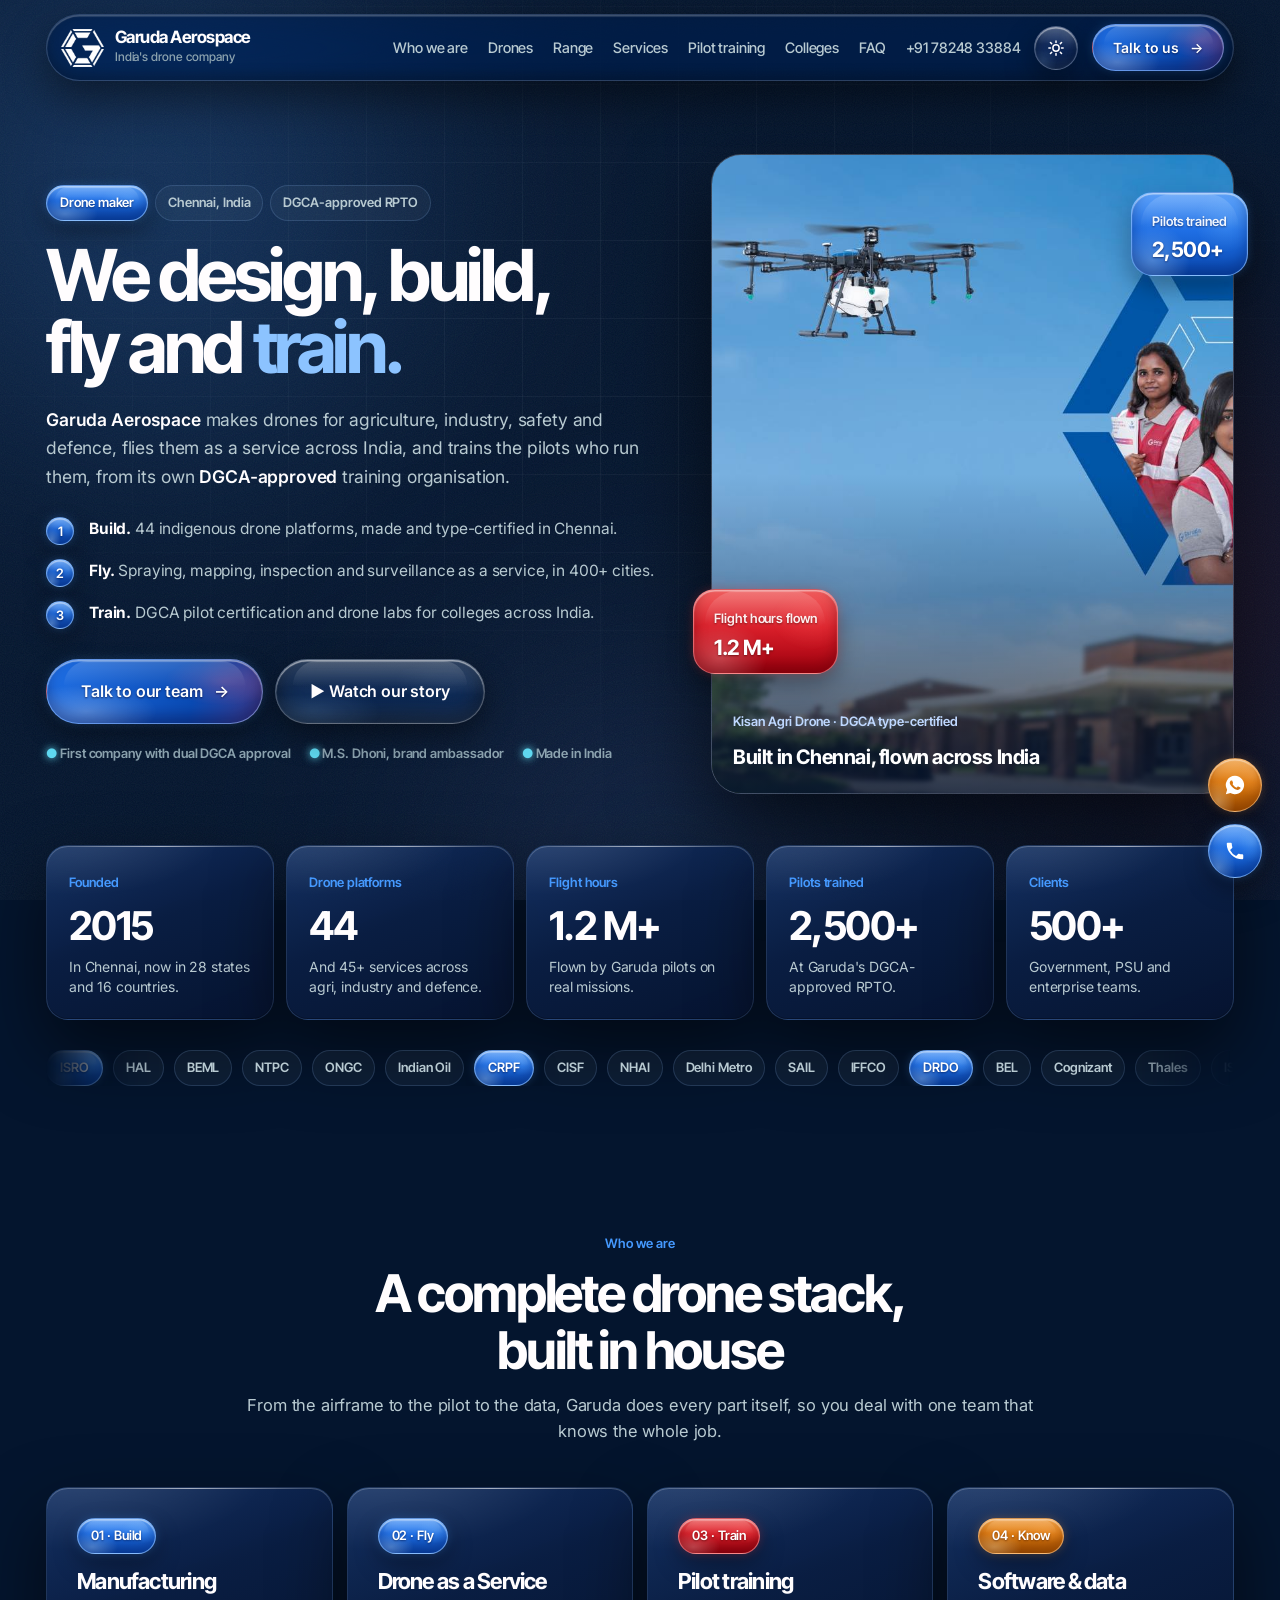
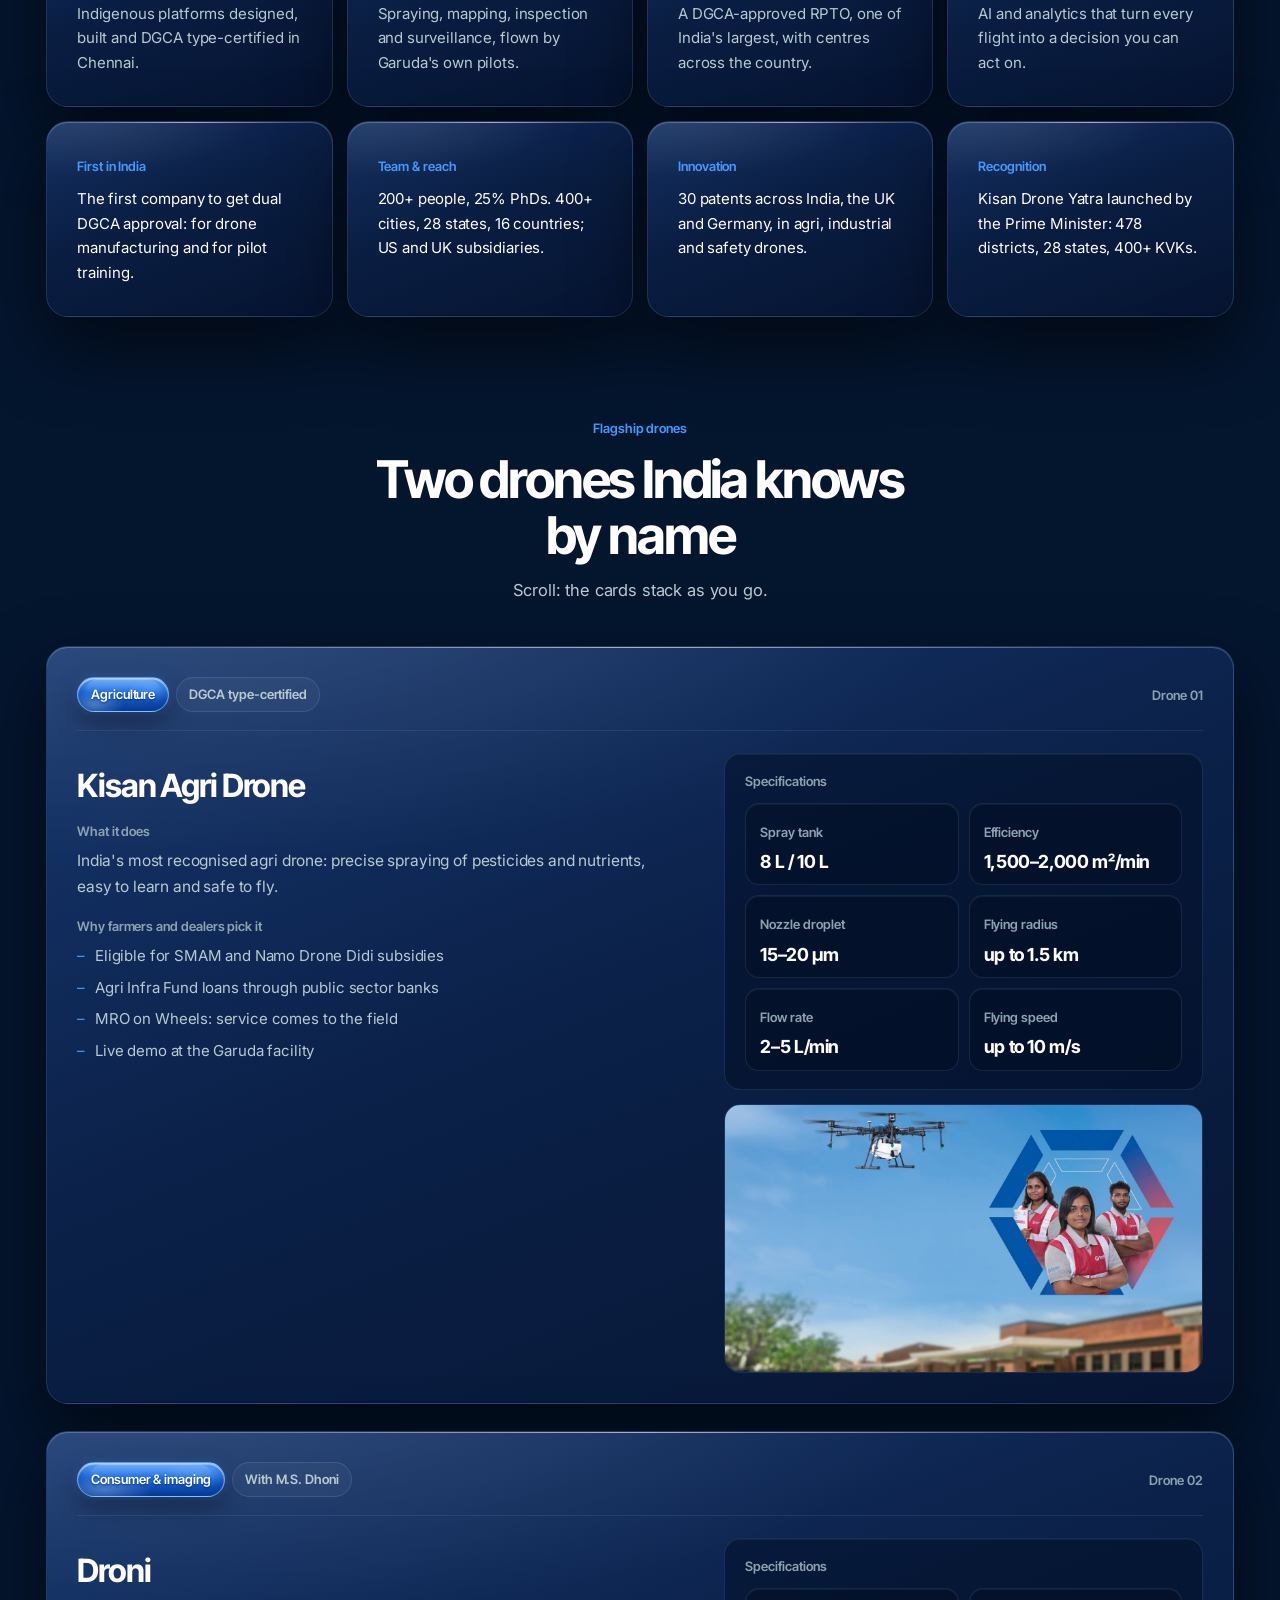
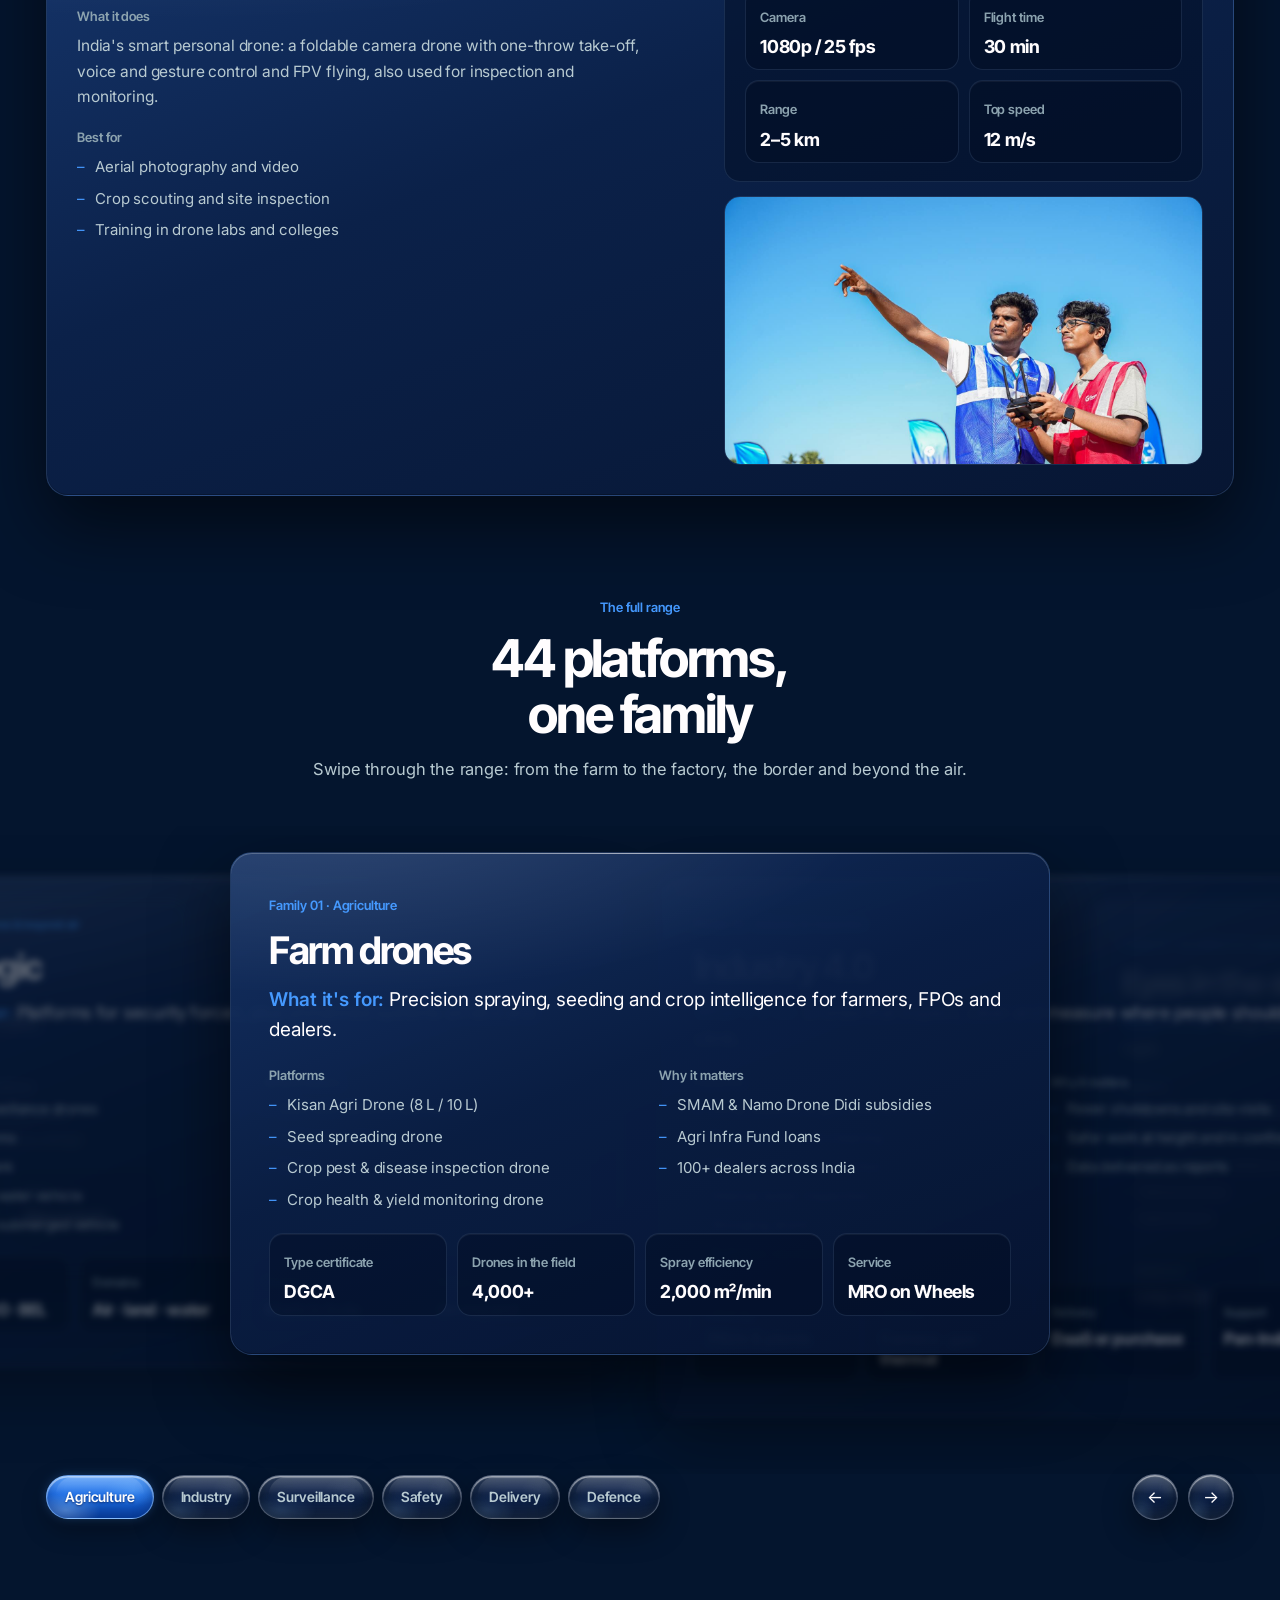
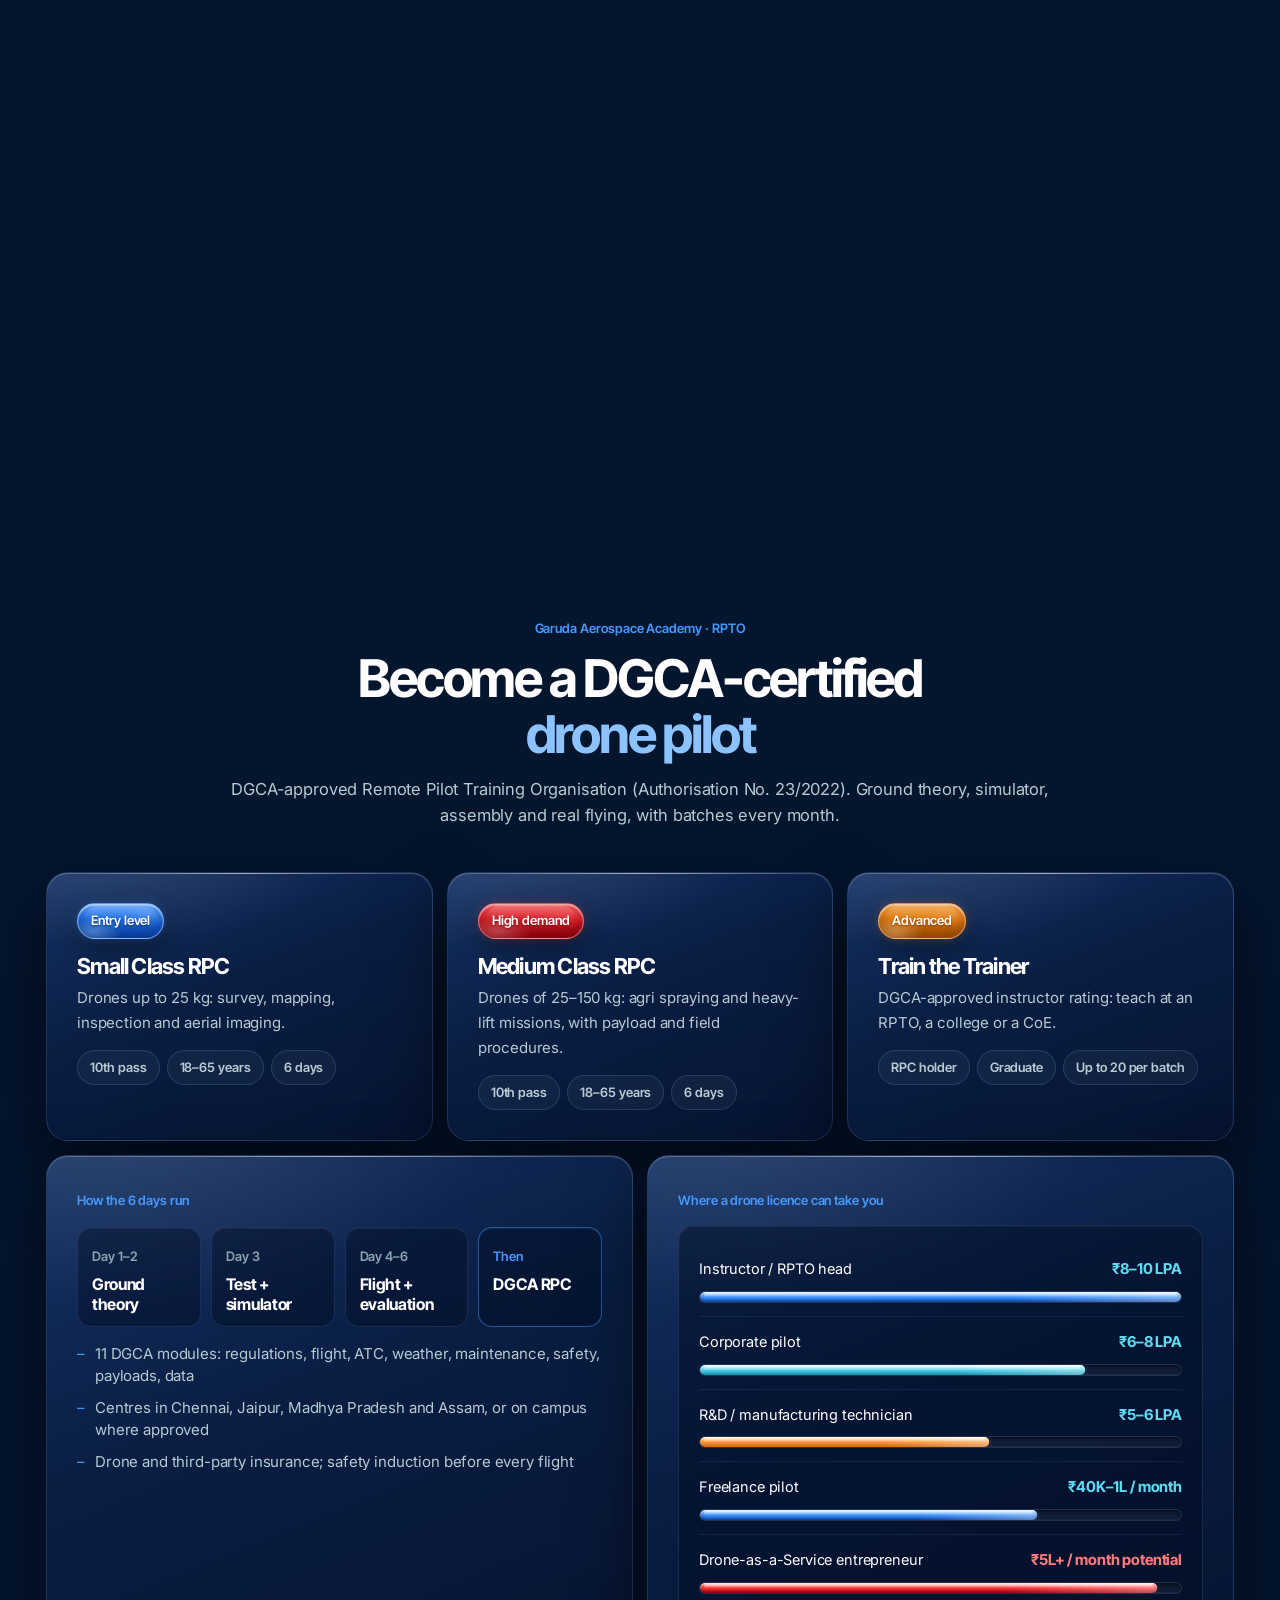
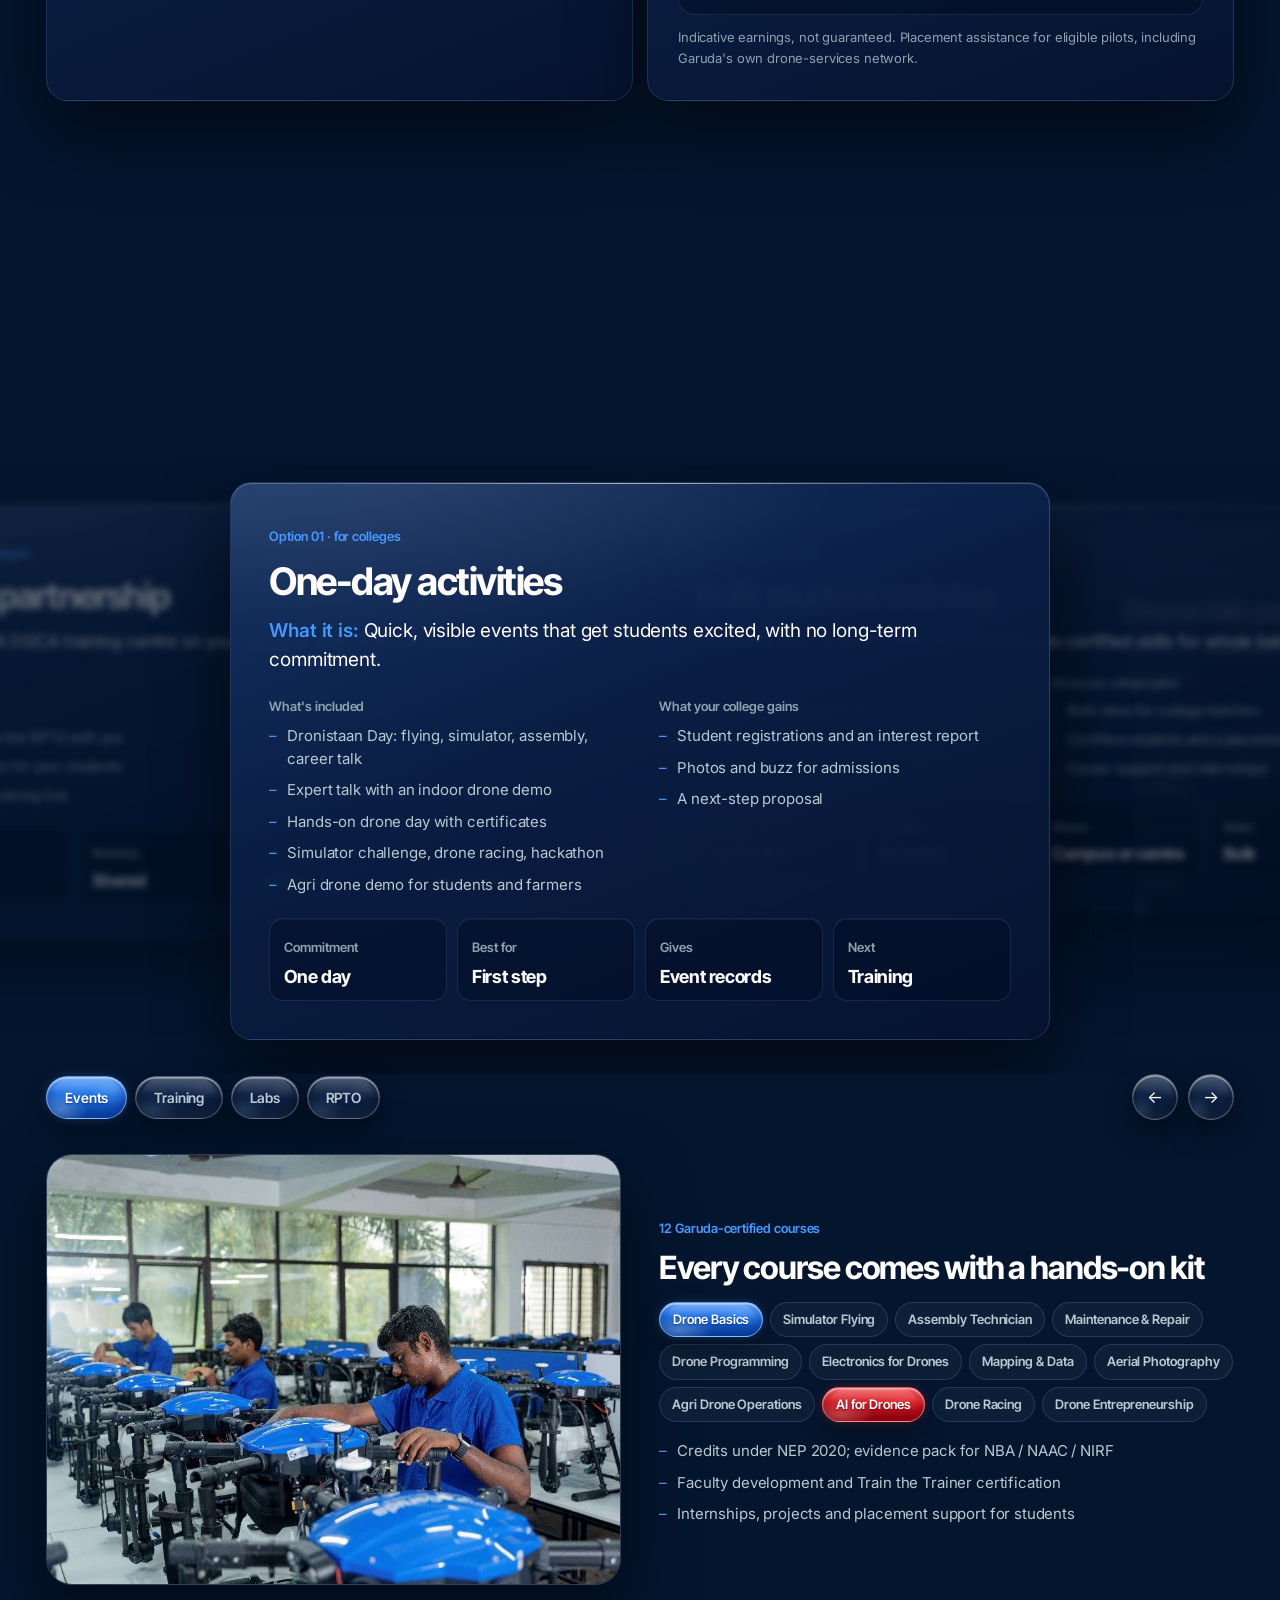
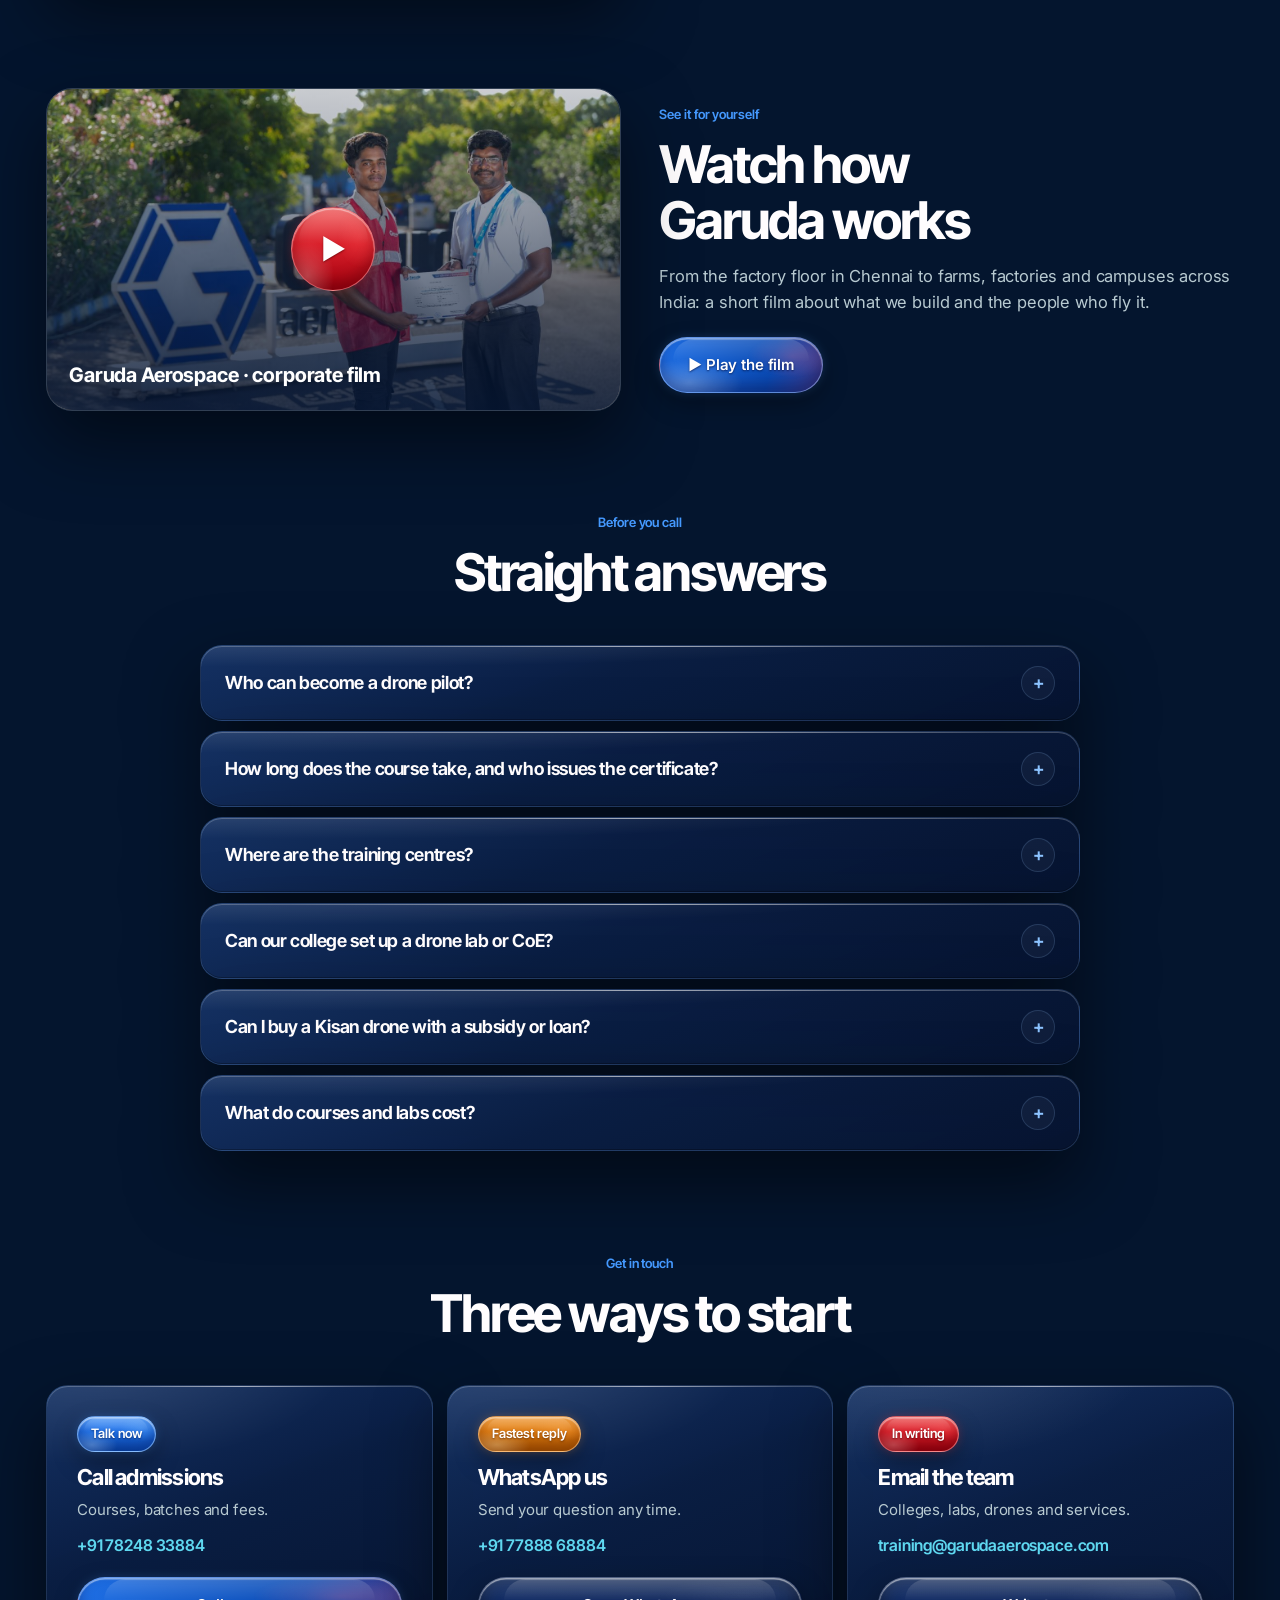
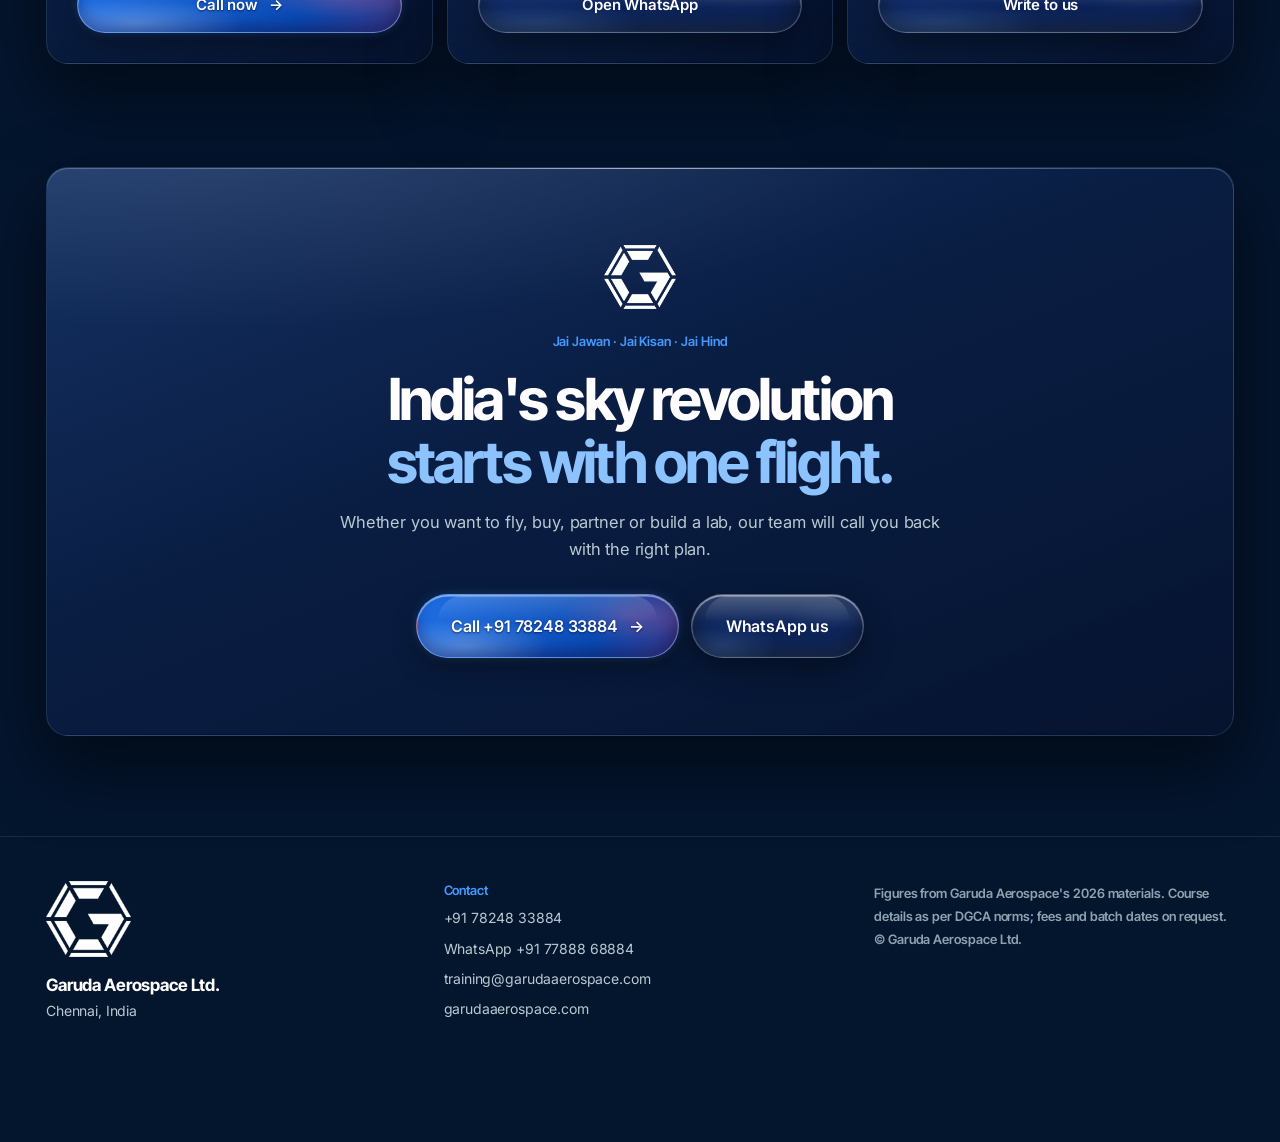
<file: app/garuda.html>
<!DOCTYPE html>
<html lang="en" data-theme="dark">
<head>
<meta charset="utf-8">
<meta name="viewport" content="width=device-width, initial-scale=1, viewport-fit=cover">
<title>Garuda Aerospace · Drones, Training &amp; Services</title>
<meta name="description" content="Garuda Aerospace: India's drone company. We design, build, fly and train: Kisan agri drones, Droni, industrial and surveillance drones, drone services, DGCA RPTO pilot training and college Drone CoE partnerships.">
<meta name="theme-color" content="#04152E">
<meta property="og:title" content="Garuda Aerospace · Drones, Training &amp; Services">
<meta property="og:description" content="We design, build, fly and train. 44 drone platforms, 2,500+ pilots trained, 500+ government and enterprise clients.">
<meta property="og:image" content="img/ga/agri.jpg">
<link rel="icon" href="img/ga-logo-blue.png" type="image/png">
<link rel="preconnect" href="https://fonts.googleapis.com"><link rel="preconnect" href="https://fonts.gstatic.com" crossorigin>
<link href="https://fonts.googleapis.com/css2?family=Inter:wght@400;500;600;700&family=Inter+Tight:wght@500;600;650;700&display=swap" rel="stylesheet">
<style>
/* Garuda night theme: navy, Garuda blue, signal red; liquid-glass controls, glass case cards, coverflow */
:root{
  color-scheme:dark;
  --void:#04152E;--text:#FFFDFE;--muted:#B8CAD1;--faint:#8CA3AF;--blue:#4599FE;--blue-2:#8CC3FF;--cyan:#5FD8F0;--red:#FF3B3B;--amber:#FF9F43;
  --w04:rgba(184,202,209,.055);--w08:rgba(184,202,209,.115);
  --line:rgba(140,180,235,.18);
  --card:linear-gradient(158deg,rgba(22,52,104,.92) 0%,rgba(10,30,68,.94) 45%,rgba(6,20,48,.96) 100%);
  --g-inset:inset 0 1px 0 rgba(255,255,255,.22),inset 0 -1px 0 rgba(0,0,0,.28);
  --shadow:0 30px 70px rgba(0,0,0,.55);
  --display:"Inter Tight","Inter",system-ui,sans-serif;--ui:"Inter",system-ui,-apple-system,"Segoe UI",sans-serif;
  --gut:clamp(18px,3.6vw,56px);--maxw:1300px;--red-t:#FF7A7A
}
*{box-sizing:border-box;min-width:0;margin:0;padding:0}
html{scroll-behavior:smooth;scroll-padding-top:96px}
body{background:var(--void);color:var(--text);font-family:var(--ui);font-size:16.5px;line-height:1.65;letter-spacing:-.009em;-webkit-font-smoothing:antialiased;overflow-x:clip}
a{color:inherit;text-decoration:none}button{font:inherit;color:inherit}
img{display:block;max-width:100%}
h1,h2,h3{font-family:var(--display);font-weight:700;letter-spacing:-.035em;line-height:1.08;text-wrap:balance}
em.i{font-style:normal;color:var(--blue-2)}
:focus-visible{outline:2px solid var(--blue);outline-offset:3px}
.ml{font-family:var(--display);font-size:13px;font-weight:600;letter-spacing:-.005em;color:var(--faint);line-height:1.4}
.ml--b{color:var(--blue)}.ml--c{color:var(--cyan)}.ml--r{color:var(--red)}
/* background */
.field{position:fixed;inset:0;z-index:0;pointer-events:none;overflow:hidden}
.cloud{position:absolute;border-radius:50%;filter:blur(110px)}
.c1{width:64vw;height:64vw;left:-20vw;top:-18vw;background:radial-gradient(circle,rgba(69,153,254,.30),transparent 66%)}
.c2{width:56vw;height:56vw;right:-18vw;top:26vh;background:radial-gradient(circle,rgba(238,4,5,.15),transparent 66%)}
.c3{width:52vw;height:52vw;left:26vw;bottom:-24vw;background:radial-gradient(circle,rgba(45,64,110,.45),transparent 66%)}
.grid{position:absolute;inset:-8%;background-image:linear-gradient(rgba(184,202,209,.06) 1px,transparent 1px),linear-gradient(90deg,rgba(184,202,209,.06) 1px,transparent 1px);background-size:78px 78px;-webkit-mask-image:radial-gradient(72% 58% at 50% 38%,#000 18%,transparent 76%);mask-image:radial-gradient(72% 58% at 50% 38%,#000 18%,transparent 76%)}
.noise{position:absolute;inset:0;opacity:.13;background-image:url("data:image/svg+xml,%3Csvg xmlns='http://www.w3.org/2000/svg' width='120' height='120'%3E%3Cfilter id='n'%3E%3CfeTurbulence type='fractalNoise' baseFrequency='.9' numOctaves='3'/%3E%3C/filter%3E%3Crect width='120' height='120' filter='url(%23n)' opacity='.55'/%3E%3C/svg%3E")}
main,footer{position:relative;z-index:1}
.shell{max-width:var(--maxw);margin:0 auto;padding-left:max(var(--gut),env(safe-area-inset-left,0px));padding-right:max(var(--gut),env(safe-area-inset-right,0px))}
.sec{padding-block:clamp(60px,8vw,116px)}

/* liquid glass */
@keyframes flow{0%{background-position:0% 50%}50%{background-position:100% 50%}100%{background-position:0% 50%}}
@keyframes blob{0%{transform:translate(-18%,10%) scale(1)}50%{transform:translate(14%,-8%) scale(1.15)}100%{transform:translate(-18%,10%) scale(1)}}
@keyframes shimmer{from{background-position:200% 0}to{background-position:-60% 0}}
.lq{position:relative;isolation:isolate;overflow:hidden;background:linear-gradient(180deg,rgba(255,255,255,.17),rgba(255,255,255,.04) 55%,rgba(255,255,255,.09));border:1px solid rgba(255,255,255,.24);box-shadow:inset 0 1.5px 1px rgba(255,255,255,.55),inset 0 -10px 18px rgba(0,0,0,.28),inset 0 0 0 1px rgba(255,255,255,.04),0 12px 30px rgba(0,0,0,.4);-webkit-backdrop-filter:blur(16px) saturate(180%);backdrop-filter:blur(16px) saturate(180%)}
.lq::before{content:"";position:absolute;z-index:-1;left:8%;right:8%;top:1px;height:42%;border-radius:100px 100px 60% 60%/100px 100px 30% 30%;background:linear-gradient(180deg,rgba(255,255,255,.5),rgba(255,255,255,0));opacity:.32;pointer-events:none}
.lq::after{content:"";position:absolute;z-index:-2;inset:-30%;opacity:.45;background:radial-gradient(30% 40% at 30% 70%,var(--glow,rgba(140,195,255,.35)),transparent 70%),radial-gradient(25% 35% at 70% 40%,var(--glow2,rgba(255,255,255,.12)),transparent 70%);animation:blob 12s ease-in-out infinite;pointer-events:none}
.lq--blue{--glow:rgba(190,225,255,.75);--glow2:rgba(120,190,255,.6);background:linear-gradient(180deg,#5FA4FC 0%,#1F6FE5 45%,#0A4BB4 100%);border-color:rgba(170,210,255,.55);box-shadow:inset 0 1.5px 1px rgba(255,255,255,.55),inset 0 -8px 14px rgba(4,30,100,.45),0 0 10px rgba(69,153,254,.25),0 10px 24px rgba(0,0,0,.35);color:#fff;text-shadow:0 1px 2px rgba(0,20,70,.6)}
.lq--red{--glow:rgba(255,190,190,.7);--glow2:rgba(255,90,90,.6);background:linear-gradient(180deg,#F26060 0%,#D91F2A 45%,#A0000E 100%);border-color:rgba(255,180,180,.5);box-shadow:inset 0 1.5px 1px rgba(255,255,255,.5),inset 0 -8px 14px rgba(90,0,8,.45),0 0 10px rgba(255,59,59,.25),0 10px 24px rgba(0,0,0,.35);color:#fff;text-shadow:0 1px 2px rgba(70,0,0,.6)}
.lq--amber{--glow:rgba(255,230,180,.8);--glow2:rgba(255,170,80,.6);background:linear-gradient(180deg,#F5A64A 0%,#DD7A10 45%,#A85400 100%);border-color:rgba(255,210,160,.5);box-shadow:inset 0 1.5px 1px rgba(255,255,255,.5),inset 0 -8px 14px rgba(110,45,0,.45),0 0 10px rgba(255,159,67,.25),0 10px 24px rgba(0,0,0,.35);color:#fff;text-shadow:0 1px 2px rgba(80,30,0,.65)}
.lq--brand{--glow:rgba(255,255,255,.55);--glow2:rgba(255,120,150,.5);background:linear-gradient(105deg,#1F6FE5 0%,#0A4BB4 35%,#6E2A63 68%,#B5101C 100%);background-size:200% 100%;animation:flow 14s ease-in-out infinite;border-color:rgba(190,210,255,.45);box-shadow:inset 0 1.5px 1px rgba(255,255,255,.5),inset 0 -8px 14px rgba(10,10,60,.4),0 0 10px rgba(69,153,254,.2),0 10px 24px rgba(0,0,0,.35);color:#fff;text-shadow:0 1px 2px rgba(0,0,40,.6)}
.btn{display:inline-flex;align-items:center;justify-content:center;gap:11px;padding:15px 28px;min-height:50px;border-radius:100px;cursor:pointer;font-family:var(--ui);font-size:15px;font-weight:600;letter-spacing:-.01em;white-space:nowrap;transition:transform .35s cubic-bezier(.3,1.6,.4,1),filter .35s}
.btn:hover{transform:translateY(-2px) scale(1.02);filter:brightness(1.06)}
.btn:active{transform:scale(.97)}
.btn .arw{transition:transform .3s}.btn:hover .arw{transform:translateX(4px)}
.btn--sm{padding:11px 20px;min-height:44px;font-size:14px}.btn--lg{padding:18px 34px;font-size:16px}
.btnrow{display:flex;flex-wrap:wrap;gap:12px}
@media(max-width:480px){.btn{white-space:normal;text-align:center}.btnrow .btn{width:100%}}
.card{position:relative;background:var(--card);border:1px solid var(--line);border-radius:22px;box-shadow:var(--shadow),var(--g-inset);overflow:hidden}
.card::before{content:"";position:absolute;inset:0;pointer-events:none;background:radial-gradient(120% 70% at 12% -10%,rgba(255,255,255,.12),transparent 55%)}
.card::after{content:"";position:absolute;left:10%;right:10%;top:0;height:1px;background:linear-gradient(90deg,transparent,rgba(255,255,255,.5),transparent);pointer-events:none}
.card>*{position:relative}
.pane{padding:clamp(20px,2.4vw,30px);transition:transform .45s cubic-bezier(.2,.7,.3,1),border-color .35s}
.pane:hover{transform:translateY(-5px);border-color:rgba(69,153,254,.5)}
.inset{background:rgba(2,12,32,.45);border:1px solid rgba(140,180,235,.14);border-radius:16px;padding:18px 20px;box-shadow:inset 0 1px 0 rgba(255,255,255,.05)}
.pill{display:inline-flex;align-items:center;font-family:var(--display);font-size:13px;font-weight:600;letter-spacing:-.005em;padding:6px 12px;border-radius:100px}
.pill:not([class*="lq--"]){border:1px solid var(--line);color:var(--muted);background:var(--w04)}
.pill.lq{padding:6px 13px}
.pills{display:flex;flex-wrap:wrap;gap:7px}
.dl{list-style:none;display:grid;gap:9px;margin-top:10px}
.dl li{display:grid;grid-template-columns:18px 1fr;font-size:15px;color:var(--muted);line-height:1.5}
.dl li::before{content:"–";color:var(--blue)}

/* nav */
.nav{position:fixed;top:calc(14px + env(safe-area-inset-top,0px));left:0;right:0;z-index:90;padding-left:max(var(--gut),env(safe-area-inset-left,0px));padding-right:max(var(--gut),env(safe-area-inset-right,0px));pointer-events:none}
.nav__in{max-width:var(--maxw);margin:0 auto;pointer-events:auto;display:flex;align-items:center;gap:14px;padding:9px 9px 9px 14px;border-radius:100px;background:rgba(3,30,73,.55);border:1px solid rgba(255,255,255,.16);-webkit-backdrop-filter:blur(26px) saturate(170%);backdrop-filter:blur(26px) saturate(170%);box-shadow:0 18px 44px rgba(0,0,0,.45),inset 0 1.5px 1px rgba(255,255,255,.25),inset 0 -6px 12px rgba(0,0,0,.2)}
.mark{display:flex;align-items:center;gap:11px;font-family:var(--display);font-weight:700;letter-spacing:-.03em;font-size:17px;line-height:1}
.mark .ml{display:block;font-size:12px;font-weight:500;margin-top:3px}
.logo{height:38px;width:auto;flex:none}
.lg-l{display:none}
.nav__links{display:flex;gap:20px;margin-left:auto;align-items:center}
.nav__links a{font-family:var(--display);font-size:14.5px;font-weight:500;letter-spacing:-.01em;color:var(--muted);position:relative;padding-block:4px;transition:color .25s}
.nav__links a:hover{color:var(--text)}
.nav__links a::before{content:"";position:absolute;left:0;right:0;bottom:-3px;height:2px;border-radius:2px;background:var(--red);box-shadow:0 0 8px var(--red);transform:scaleX(0);transform-origin:0 50%;transition:transform .3s}
.nav__links a:hover::before{transform:scaleX(1)}
.tgl{width:44px;height:44px;border-radius:50%;cursor:pointer;display:grid;place-items:center;flex:none;transition:transform .35s cubic-bezier(.3,1.6,.4,1)}.tgl:hover{transform:rotate(-18deg) scale(1.06)}
.tgl .ic-moon{display:none}
.burger{display:none;margin-left:auto;width:44px;height:44px;border-radius:50%;cursor:pointer;place-items:center}
@media(max-width:1120px){.nav__links{display:none}.burger{display:grid;margin-left:0}.tgl{margin-left:auto}.nav .btn{display:none}
.nav__links.open{display:flex;flex-direction:column;gap:0;align-items:stretch;position:absolute;left:var(--gut);right:var(--gut);top:calc(100% + 10px);padding:10px 20px;border-radius:24px;background:rgba(4,21,46,.97);border:1px solid var(--line);box-shadow:0 24px 60px rgba(0,0,0,.6)}
.nav__links.open a{padding-block:15px;border-bottom:1px solid var(--w08);font-size:15px}}

/* hero */
.hero{padding-top:clamp(116px,12vw,156px);padding-bottom:clamp(30px,3.6vw,48px)}
.hero__g{display:grid;grid-template-columns:1.08fr .92fr;gap:clamp(28px,4vw,64px);align-items:center}
.hero h1{font-size:clamp(40px,5.6vw,74px);letter-spacing:-.048em;line-height:1.01;margin-top:18px}
.lead{color:var(--muted);font-size:17.5px;margin-top:22px;max-width:60ch}
.lead b{color:var(--text);font-weight:600}
.beads{list-style:none;margin-top:24px;display:grid;gap:13px}
.beads li{display:grid;grid-template-columns:30px 1fr;gap:13px;font-size:15.5px;color:var(--muted)}
.beads li b{color:var(--text)}
.bead{width:28px;height:28px;border-radius:50%;display:grid;place-items:center;font-family:var(--display);font-size:13px;font-weight:600;margin-top:1px}
.hero .btnrow{margin-top:30px}
.trust{margin-top:20px;display:flex;flex-wrap:wrap;gap:8px 18px}
.trust span::before{content:"● ";color:var(--cyan);text-shadow:0 0 8px var(--cyan)}
.photo{position:relative;border-radius:30px;aspect-ratio:4/5;max-height:640px;width:100%}
.photo .img{position:absolute;inset:0;border-radius:30px;overflow:hidden;border:1px solid rgba(255,255,255,.2);box-shadow:0 40px 90px rgba(0,0,0,.6),inset 0 1px 0 rgba(255,255,255,.3)}
.photo img{width:100%;height:100%;object-fit:cover;object-position:40% 50%;transform:scale(1.04);transition:transform 1.2s cubic-bezier(.2,.7,.3,1)}
.photo:hover img{transform:scale(1.08)}
.photo .img::after{content:"";position:absolute;inset:0;background:linear-gradient(180deg,transparent 50%,rgba(3,20,50,.8))}
.photo .cap{position:absolute;left:22px;right:22px;bottom:20px;z-index:2;color:#fff}
.photo .cap b{display:block;font-family:var(--display);font-size:20px;letter-spacing:-.02em;margin-top:6px}
.chip{position:absolute;z-index:3;padding:14px 20px;border-radius:22px;animation:bob 5s ease-in-out infinite}
.chip b{display:block;font-family:var(--display);font-weight:700;font-size:21px;letter-spacing:-.026em;line-height:1.1;margin-top:4px}
.chip .ml{color:#fff;opacity:.92}
.chip--a{right:-14px;top:38px}.chip--b{left:-18px;bottom:120px;animation-delay:-2.5s}
@keyframes bob{50%{transform:translateY(-7px)}}
@media(max-width:900px){.hero__g{grid-template-columns:1fr}.photo{max-width:520px;aspect-ratio:1}}
@media(max-width:560px){.chip--a{right:10px}.chip--b{left:10px}}
.stats{display:grid;grid-template-columns:repeat(5,minmax(0,1fr));gap:12px;margin-top:clamp(36px,4vw,58px)}
.stat{padding:22px 22px}
.stat b{display:block;font-family:var(--display);font-weight:700;font-size:clamp(30px,3.1vw,42px);letter-spacing:-.04em;line-height:1;margin-top:12px}
.stat p{font-size:14px;color:var(--muted);margin-top:10px;line-height:1.45}
@media(max-width:1000px){.stats{grid-template-columns:1fr 1fr}.stats .stat:last-child{grid-column:1/-1}}
.marq{overflow:hidden;margin-top:30px;-webkit-mask-image:linear-gradient(90deg,transparent,#000 10%,#000 90%,transparent);mask-image:linear-gradient(90deg,transparent,#000 10%,#000 90%,transparent)}
.marq__t{display:flex;gap:10px;width:max-content;animation:slide 40s linear infinite}
.marq__t span{white-space:nowrap}
@keyframes slide{to{transform:translateX(-50%)}}

/* section heads */
.hd{text-align:center;max-width:820px;margin:0 auto clamp(28px,3.4vw,48px)}
.hd .ml{color:var(--blue);margin-bottom:14px}
.hd h2{font-size:clamp(30px,4.2vw,52px);letter-spacing:-.042em}
.hd p{color:var(--muted);margin-top:13px;font-size:16.5px;line-height:1.58}
.cards{display:grid;gap:14px}
.cards--2{grid-template-columns:repeat(2,minmax(0,1fr))}.cards--3{grid-template-columns:repeat(3,minmax(0,1fr))}.cards--4{grid-template-columns:repeat(4,minmax(0,1fr))}
@media(max-width:960px){.cards--4,.cards--3{grid-template-columns:1fr 1fr}}
@media(max-width:640px){.cards--2,.cards--3,.cards--4{grid-template-columns:1fr}}
.rv{opacity:0;transform:translateY(22px)}
.rv.in{opacity:1;transform:none;transition:opacity .8s cubic-bezier(.2,.8,.3,1),transform .8s cubic-bezier(.2,.8,.3,1)}
.pane h3{font-size:22px;margin-top:16px}
.pane p.s{color:var(--muted);font-size:15px;margin-top:8px}

/* liquid tubes */
.tube{height:12px;border-radius:20px;background:rgba(255,255,255,.05);border:1px solid rgba(255,255,255,.08);box-shadow:inset 0 2px 4px rgba(0,0,0,.55),inset 0 -1px 0 rgba(255,255,255,.06);overflow:hidden;position:relative}
.tube i{position:absolute;left:0;top:0;bottom:0;width:0;border-radius:20px;transition:width 1.4s cubic-bezier(.2,.8,.2,1);overflow:hidden;background:linear-gradient(180deg,#9BCBFF 0%,#4599FE 45%,#1462D8 100%);box-shadow:0 0 6px rgba(69,153,254,.35),inset 0 1px 1px rgba(255,255,255,.8),inset 0 -2px 3px rgba(0,20,80,.4)}
.tube i::before{content:"";position:absolute;left:4px;right:4px;top:1px;height:40%;border-radius:10px;background:linear-gradient(180deg,rgba(255,255,255,.75),rgba(255,255,255,0))}
.tube i::after{content:"";position:absolute;inset:0;background:linear-gradient(105deg,transparent 30%,rgba(255,255,255,.55) 45%,transparent 60%);background-size:220% 100%;animation:shimmer 4.5s linear infinite;opacity:.6}
.tube--r i{background:linear-gradient(180deg,#FF9A9A 0%,#FF3B3B 45%,#B80010 100%);box-shadow:0 0 6px rgba(255,59,59,.35),inset 0 1px 1px rgba(255,255,255,.8),inset 0 -2px 3px rgba(80,0,0,.4)}
.tube--a i{background:linear-gradient(180deg,#FFD9A0 0%,#FF9F43 45%,#D86200 100%);box-shadow:0 0 6px rgba(255,159,67,.35),inset 0 1px 1px rgba(255,255,255,.8)}
.tube--c i{background:linear-gradient(180deg,#B8F4FF 0%,#5FD8F0 45%,#118BB0 100%);box-shadow:0 0 6px rgba(95,216,240,.3),inset 0 1px 1px rgba(255,255,255,.8)}
.row{padding-block:13px;border-bottom:1px solid rgba(140,180,235,.1)}
.row:last-child{border-bottom:0;padding-bottom:2px}
.row__t{display:flex;justify-content:space-between;gap:12px;font-size:14.5px;margin-bottom:9px;align-items:baseline}
.row__t b{font-family:var(--display);font-size:15px;font-weight:700;color:var(--cyan);white-space:nowrap}
.row__t b.r{color:var(--red-t)}

/* stacked product cards */
.stack{display:grid;gap:26px}
.case.card{background:linear-gradient(158deg,#173870 0%,#0B2149 45%,#071633 100%)}
.case{position:sticky;top:calc(92px + var(--i)*18px);transform-origin:50% 0;will-change:transform}
.case__top{display:flex;justify-content:space-between;align-items:center;gap:12px;flex-wrap:wrap;padding-bottom:18px;border-bottom:1px solid rgba(140,180,235,.12)}
.case__g{display:grid;grid-template-columns:1.12fr .88fr;gap:clamp(20px,3vw,40px);padding-top:22px}
.case h3{font-size:clamp(24px,2.6vw,32px);letter-spacing:-.035em}
.case .ml.sub{margin-top:18px}
.case p.txt{color:var(--muted);font-size:15.5px;margin-top:8px;max-width:58ch}
.case .ph{border-radius:16px;overflow:hidden;border:1px solid rgba(140,180,235,.14);margin-top:14px;aspect-ratio:16/9}
.case .ph img{width:100%;height:100%;object-fit:cover}
@media(max-width:860px){.case__g{grid-template-columns:1fr}.case{position:relative;top:auto}}
.tiles{display:grid;grid-template-columns:repeat(2,minmax(0,1fr));gap:10px}
.tiles--4{grid-template-columns:repeat(4,minmax(0,1fr));margin-top:22px}
.tile{padding:14px 14px 12px;border-radius:14px;background:rgba(2,12,32,.4);border:1px solid rgba(140,180,235,.14);box-shadow:inset 0 1px 0 rgba(255,255,255,.05)}
.tile b{display:block;font-family:var(--display);font-size:18px;letter-spacing:-.02em;margin-top:6px;line-height:1.2}
@media(max-width:700px){.tiles--4{grid-template-columns:1fr 1fr}}

/* coverflow */
.cf{position:relative;perspective:1600px;overflow:hidden;padding-top:16px}
.cf__stage{display:grid;padding:10px 0 34px;touch-action:pan-y;cursor:grab}
.cf__stage:active{cursor:grabbing}
.cf__c{grid-area:1/1;justify-self:center;width:min(820px,88%);transition:transform .8s cubic-bezier(.2,.8,.2,1),opacity .6s,filter .6s;transform-style:preserve-3d}
.cf__c .card{padding:clamp(22px,3vw,40px)}
.cf__c h3{font-size:clamp(26px,3vw,38px);margin-top:12px;letter-spacing:-.04em}
.cf__c .lede{font-size:clamp(16.5px,1.5vw,19px);color:var(--text);margin-top:14px;line-height:1.55}
.cf__c .lede .k{color:var(--blue);font-weight:600}
.cols2{display:grid;grid-template-columns:1fr 1fr;gap:clamp(16px,3vw,40px);margin-top:22px}
@media(max-width:620px){.cols2{grid-template-columns:1fr}}
.cf__ctl{display:flex;justify-content:space-between;align-items:center;gap:16px;flex-wrap:wrap;max-width:var(--maxw);margin:0 auto;padding-inline:var(--gut)}
.tabs{display:flex;flex-wrap:wrap;gap:8px}
.tab{padding:9px 18px;min-height:42px;border-radius:100px;cursor:pointer;font-family:var(--display);font-size:14px;font-weight:600;letter-spacing:-.01em;color:var(--muted);transition:transform .3s cubic-bezier(.3,1.6,.4,1),color .3s}
.tab:hover{transform:translateY(-1px);color:var(--text)}
.tab[aria-selected=true]{color:#fff}
.arrows{display:flex;gap:10px}
.circ{width:46px;height:46px;border-radius:50%;cursor:pointer;display:grid;place-items:center;font-size:17px;transition:transform .3s cubic-bezier(.3,1.6,.4,1)}
.circ:hover{transform:scale(1.08)}

/* split photo blocks */
.split{display:grid;grid-template-columns:1fr 1fr;gap:clamp(20px,3vw,44px);align-items:center}
.split .pic{border-radius:26px;overflow:hidden;border:1px solid rgba(255,255,255,.18);box-shadow:0 30px 70px rgba(0,0,0,.5);aspect-ratio:4/3}
.split .pic img{width:100%;height:100%;object-fit:cover}
@media(max-width:880px){.split{grid-template-columns:1fr}}
.flow{display:grid;grid-template-columns:repeat(4,minmax(0,1fr));gap:10px;margin-top:14px}
.flow .tile b{font-size:16px}
@media(max-width:700px){.flow{grid-template-columns:1fr 1fr}}
.video{position:relative;display:block;border-radius:26px;overflow:hidden;border:1px solid rgba(255,255,255,.18);box-shadow:0 30px 70px rgba(0,0,0,.5);aspect-ratio:16/9}
.video img{width:100%;height:100%;object-fit:cover;transition:transform 1.2s cubic-bezier(.2,.7,.3,1)}
.video:hover img{transform:scale(1.05)}
.video::after{content:"";position:absolute;inset:0;background:linear-gradient(0deg,rgba(3,20,50,.85),rgba(3,20,50,.15))}
.video .play{position:absolute;inset:0;display:grid;place-items:center;z-index:2}
.video .play i{width:84px;height:84px;border-radius:50%;display:grid;place-items:center;font-style:normal;font-size:28px}
.video .cap{position:absolute;left:22px;bottom:18px;z-index:2;color:#fff;font-family:var(--display);font-weight:700;font-size:20px}
.faq{max-width:880px;margin:0 auto;display:grid;gap:10px}
.faq details.card{padding:0}
.faq summary{list-style:none;cursor:pointer;padding:20px 24px;font-family:var(--display);font-weight:650;font-size:18px;letter-spacing:-.02em;display:flex;justify-content:space-between;gap:16px;align-items:center}
.faq summary::-webkit-details-marker{display:none}
.faq summary::after{content:"+";flex:none;width:32px;height:32px;border-radius:50%;display:grid;place-items:center;font-family:var(--display);font-weight:600;color:var(--blue-2);border:1px solid var(--line);background:var(--w04);transition:transform .35s cubic-bezier(.3,1.6,.4,1)}
.faq details[open] summary::after{transform:rotate(45deg)}
.faq details p{padding:0 24px 22px;color:var(--muted)}
.ways .pane h3{font-size:22px;margin:14px 0 6px}
.ways .pane .btn{margin-top:18px;width:100%}
.mono{font-family:var(--display);font-weight:600;font-size:16px;margin-top:10px;word-break:break-word;color:var(--cyan)}
.close{text-align:center;padding:clamp(44px,6vw,84px) clamp(20px,4vw,60px)}
.close h2{font-size:clamp(30px,4.6vw,58px);letter-spacing:-.048em}
.close p{color:var(--muted);max-width:60ch;margin:16px auto 0}
.close .btnrow{justify-content:center;margin-top:30px}
footer{padding:44px 0 calc(120px + env(safe-area-inset-bottom,0px));border-top:1px solid var(--w08);font-size:14px;color:var(--muted)}
.foot{display:flex;flex-wrap:wrap;gap:22px 40px;justify-content:space-between}
.foot a:hover{color:var(--text)}
.foot .fl{height:76px;width:auto;margin-bottom:14px}
.fab{position:fixed;right:calc(18px + env(safe-area-inset-right,0px));bottom:calc(22px + env(safe-area-inset-bottom,0px));z-index:80;display:grid;gap:12px}
.fab>*{width:54px;height:54px;border-radius:50%;display:grid;place-items:center;cursor:pointer}
.mbar{display:none}
@media(max-width:700px){.fab{display:none}.mbar{display:flex;gap:10px;position:fixed;left:calc(12px + env(safe-area-inset-left,0px));right:calc(12px + env(safe-area-inset-right,0px));bottom:calc(12px + env(safe-area-inset-bottom,0px));z-index:85;padding:8px;border-radius:100px;transform:translateY(150%);transition:transform .45s cubic-bezier(.3,1.4,.4,1)}.mbar.on{transform:none}.mbar .btn{flex:1;padding:12px 14px;font-size:14.5px}}

/* light theme */
:root[data-theme=light]{color-scheme:light;--void:#F5F8FD;--text:#031E49;--muted:#2D4046;--faint:#55707C;--blue:#0B63D6;--blue-2:#08479F;--cyan:#0E7C93;--red:#D0101C;--red-t:#C40304;
  --w04:rgba(3,30,73,.045);--w08:rgba(3,30,73,.08);--line:rgba(3,30,73,.13);
  --card:linear-gradient(158deg,rgba(255,255,255,.96) 0%,rgba(246,249,253,.94) 55%,rgba(238,243,250,.95) 100%);--shadow:0 22px 50px rgba(20,30,60,.10);--g-inset:inset 0 1px 0 #fff,inset 0 -1px 0 rgba(20,24,33,.05)}
[data-theme=light] .tgl .ic-sun,[data-theme=light] .lg-d{display:none}
[data-theme=light] .tgl .ic-moon,[data-theme=light] .lg-l{display:block}
[data-theme=light] .c1{background:radial-gradient(circle,rgba(69,153,254,.18),transparent 66%)}
[data-theme=light] .c2{background:radial-gradient(circle,rgba(238,4,5,.07),transparent 66%)}
[data-theme=light] .c3{background:radial-gradient(circle,rgba(184,202,209,.35),transparent 66%)}
[data-theme=light] .grid{background-image:linear-gradient(rgba(3,30,73,.05) 1px,transparent 1px),linear-gradient(90deg,rgba(3,30,73,.05) 1px,transparent 1px)}
[data-theme=light] .noise{opacity:.04}
[data-theme=light] .lq:not([class*="lq--"]){background:linear-gradient(180deg,rgba(255,255,255,.95),rgba(255,255,255,.6) 55%,rgba(240,245,252,.85));border-color:rgba(3,30,73,.13);box-shadow:inset 0 1.5px 1px #fff,inset 0 -6px 12px rgba(3,30,73,.06),0 8px 22px rgba(3,30,73,.10);color:var(--text)}
[data-theme=light] .nav__in{background:rgba(255,255,255,.78);border-color:rgba(3,30,73,.12);box-shadow:0 18px 44px rgba(20,30,60,.12),inset 0 1.5px 1px #fff,inset 0 -6px 12px rgba(3,30,73,.04)}
[data-theme=light] .nav__links.open{background:rgba(255,255,255,.98)}
[data-theme=light] .card::after{background:linear-gradient(90deg,transparent,#fff,transparent)}
[data-theme=light] .case.card{background:linear-gradient(158deg,#FFFFFF 0%,#F4F7FC 50%,#EAF0F8 100%)}
[data-theme=light] .case__top{border-color:rgba(3,30,73,.1)}
[data-theme=light] .inset,[data-theme=light] .tile{background:rgba(3,30,73,.035);border-color:rgba(3,30,73,.1);box-shadow:inset 0 1px 0 rgba(255,255,255,.8)}
[data-theme=light] .row{border-color:rgba(3,30,73,.08)}
[data-theme=light] .tube{background:rgba(3,30,73,.06);border-color:rgba(3,30,73,.08);box-shadow:inset 0 2px 3px rgba(3,30,73,.15)}
[data-theme=light] .photo .img,[data-theme=light] .split .pic,[data-theme=light] .video{box-shadow:0 30px 70px rgba(20,30,60,.2)}
[data-theme=light] .faq summary::after{background:#fff}
@media(prefers-reduced-motion:reduce){*,*::before,*::after{animation:none!important;transition:none!important}.rv{opacity:1;transform:none}html{scroll-behavior:auto}}
</style>
</head>
<body>
<div class="field" aria-hidden="true"><div class="cloud c1"></div><div class="cloud c2"></div><div class="cloud c3"></div><div class="grid"></div><div class="noise"></div></div>

<header class="nav">
  <div class="nav__in">
    <a href="#top" class="mark" aria-label="Garuda Aerospace home">
      <img class="logo lg-d" src="img/ga-logo-white.png" alt="Garuda Aerospace"><img class="logo lg-l" src="img/ga-logo-blue.png" alt="">
      <span>Garuda Aerospace<span class="ml">India's drone company</span></span>
    </a>
    <nav class="nav__links" id="links">
      <a href="#about">Who we are</a><a href="#drones">Drones</a><a href="#families">Range</a><a href="#services">Services</a><a href="#academy">Pilot training</a><a href="#colleges">Colleges</a><a href="#faq">FAQ</a>
      <a href="tel:+917824833884">+91 78248 33884</a>
    </nav>
    <button class="tgl lq" id="tgl" aria-label="Switch colour theme"><svg class="ic-sun" width="18" height="18" viewBox="0 0 24 24" fill="none" stroke="currentColor" stroke-width="2" stroke-linecap="round"><circle cx="12" cy="12" r="4.2"/><path d="M12 2.5v2.2M12 19.3v2.2M4.6 4.6l1.6 1.6M17.8 17.8l1.6 1.6M2.5 12h2.2M19.3 12h2.2M4.6 19.4l1.6-1.6M17.8 6.2l1.6-1.6"/></svg><svg class="ic-moon" width="18" height="18" viewBox="0 0 24 24" fill="none" stroke="currentColor" stroke-width="2" stroke-linejoin="round"><path d="M20.5 14.2A8.5 8.5 0 0 1 9.8 3.5a8.5 8.5 0 1 0 10.7 10.7z"/></svg></button>
    <a class="btn btn--sm lq lq--brand" href="#contact">Talk to us <span class="arw">→</span></a>
    <button class="burger lq" id="burger" aria-label="Open menu" aria-expanded="false"><svg width="18" height="18" viewBox="0 0 18 18"><path d="M2 5h14M2 9h14M2 13h14" stroke="currentColor" stroke-width="1.8" stroke-linecap="round"/></svg></button>
  </div>
</header>

<main id="top">
<section class="hero shell">
  <div class="hero__g">
    <div>
      <div class="pills rv"><span class="pill lq lq--blue">Drone maker</span><span class="pill">Chennai, India</span><span class="pill">DGCA-approved RPTO</span></div>
      <h1 class="rv">We design, build,<br>fly and <em class="i">train.</em></h1>
      <p class="lead rv"><b>Garuda Aerospace</b> makes drones for agriculture, industry, safety and defence, flies them as a service across India, and trains the pilots who run them, from its own <b>DGCA-approved</b> training organisation.</p>
      <ul class="beads rv">
        <li><span class="bead lq lq--blue">1</span><span><b>Build.</b> 44 indigenous drone platforms, made and type-certified in Chennai.</span></li>
        <li><span class="bead lq lq--blue">2</span><span><b>Fly.</b> Spraying, mapping, inspection and surveillance as a service, in 400+ cities.</span></li>
        <li><span class="bead lq lq--blue">3</span><span><b>Train.</b> DGCA pilot certification and drone labs for colleges across India.</span></li>
      </ul>
      <div class="btnrow rv">
        <a class="btn btn--lg lq lq--brand" href="#contact">Talk to our team <span class="arw">→</span></a>
        <a class="btn btn--lg lq" href="https://drive.google.com/file/d/16UC1vrs56BCYAKPo74FzrX3RLtHRWeWc/view" target="_blank" rel="noopener">▶ Watch our story</a>
      </div>
      <div class="trust rv"><span class="ml">First company with dual DGCA approval</span><span class="ml">M.S. Dhoni, brand ambassador</span><span class="ml">Made in India</span></div>
    </div>
    <div class="photo rv">
      <div class="img"><img src="img/ga/agri.jpg" alt="Garuda Kisan agri drone flying over a campus"></div>
      <div class="cap"><span class="ml" style="color:#BFD8FF">Kisan Agri Drone · DGCA type-certified</span><b>Built in Chennai, flown across India</b></div>
      <div class="chip chip--a lq lq--blue"><span class="ml">Pilots trained</span><b>2,500+</b></div>
      <div class="chip chip--b lq lq--red"><span class="ml">Flight hours flown</span><b>1.2 M+</b></div>
    </div>
  </div>
  <div class="stats">
    <div class="card stat rv"><span class="ml ml--b">Founded</span><b>2015</b><p>In Chennai, now in 28 states and 16 countries.</p></div>
    <div class="card stat rv"><span class="ml ml--b">Drone platforms</span><b>44</b><p>And 45+ services across agri, industry and defence.</p></div>
    <div class="card stat rv"><span class="ml ml--b">Flight hours</span><b>1.2 M+</b><p>Flown by Garuda pilots on real missions.</p></div>
    <div class="card stat rv"><span class="ml ml--b">Pilots trained</span><b>2,500+</b><p>At Garuda's DGCA-approved RPTO.</p></div>
    <div class="card stat rv"><span class="ml ml--b">Clients</span><b>500+</b><p>Government, PSU and enterprise teams.</p></div>
  </div>
  <div class="marq" aria-hidden="true"><div class="marq__t" id="marq"></div></div>
</section>

<section class="sec shell" id="about">
  <div class="hd rv"><div class="ml">Who we are</div><h2>A complete drone stack,<br>built in house</h2><p>From the airframe to the pilot to the data, Garuda does every part itself, so you deal with one team that knows the whole job.</p></div>
  <div class="cards cards--4">
    <div class="card pane rv"><span class="pill lq lq--blue">01 · Build</span><h3>Manufacturing</h3><p class="s">Indigenous platforms designed, built and DGCA type-certified in Chennai.</p></div>
    <div class="card pane rv"><span class="pill lq lq--blue">02 · Fly</span><h3>Drone as a Service</h3><p class="s">Spraying, mapping, inspection and surveillance, flown by Garuda's own pilots.</p></div>
    <div class="card pane rv"><span class="pill lq lq--red">03 · Train</span><h3>Pilot training</h3><p class="s">A DGCA-approved RPTO, one of India's largest, with centres across the country.</p></div>
    <div class="card pane rv"><span class="pill lq lq--amber">04 · Know</span><h3>Software &amp; data</h3><p class="s">AI and analytics that turn every flight into a decision you can act on.</p></div>
  </div>
  <div class="cards cards--4" style="margin-top:14px">
    <div class="card pane rv"><span class="ml ml--b">First in India</span><p class="s" style="color:var(--text)">The first company to get dual DGCA approval: for drone manufacturing and for pilot training.</p></div>
    <div class="card pane rv"><span class="ml ml--b">Team &amp; reach</span><p class="s" style="color:var(--text)">200+ people, 25% PhDs. 400+ cities, 28 states, 16 countries; US and UK subsidiaries.</p></div>
    <div class="card pane rv"><span class="ml ml--b">Innovation</span><p class="s" style="color:var(--text)">30 patents across India, the UK and Germany, in agri, industrial and safety drones.</p></div>
    <div class="card pane rv"><span class="ml ml--b">Recognition</span><p class="s" style="color:var(--text)">Kisan Drone Yatra launched by the Prime Minister: 478 districts, 28 states, 400+ KVKs.</p></div>
  </div>
</section>

<section class="sec shell" id="drones" style="padding-top:0">
  <div class="hd rv"><div class="ml">Flagship drones</div><h2>Two drones India knows<br>by name</h2><p>Scroll: the cards stack as you go.</p></div>
  <div class="stack" id="stack">
    <article class="case card pane" style="--i:0">
      <div class="case__top"><div class="pills"><span class="pill lq lq--blue">Agriculture</span><span class="pill">DGCA type-certified</span></div><span class="ml">Drone 01</span></div>
      <div class="case__g"><div><h3>Kisan Agri Drone</h3><div class="ml sub">What it does</div><p class="txt">India's most recognised agri drone: precise spraying of pesticides and nutrients, easy to learn and safe to fly.</p><div class="ml sub">Why farmers and dealers pick it</div><ul class="dl"><li>Eligible for SMAM and Namo Drone Didi subsidies</li><li>Agri Infra Fund loans through public sector banks</li><li>MRO on Wheels: service comes to the field</li><li>Live demo at the Garuda facility</li></ul></div>
        <div><div class="inset"><div class="ml" style="margin-bottom:12px">Specifications</div><div class="tiles"><div class="tile"><span class="ml">Spray tank</span><b>8 L / 10 L</b></div><div class="tile"><span class="ml">Efficiency</span><b>1,500–2,000 m²/min</b></div><div class="tile"><span class="ml">Nozzle droplet</span><b>15–20 µm</b></div><div class="tile"><span class="ml">Flying radius</span><b>up to 1.5 km</b></div><div class="tile"><span class="ml">Flow rate</span><b>2–5 L/min</b></div><div class="tile"><span class="ml">Flying speed</span><b>up to 10 m/s</b></div></div></div><div class="ph"><img src="img/ga/agri.jpg" alt="" loading="lazy"></div></div></div>
    </article>
    <article class="case card pane" style="--i:1">
      <div class="case__top"><div class="pills"><span class="pill lq lq--blue">Consumer &amp; imaging</span><span class="pill">With M.S. Dhoni</span></div><span class="ml">Drone 02</span></div>
      <div class="case__g"><div><h3>Droni</h3><div class="ml sub">What it does</div><p class="txt">India's smart personal drone: a foldable camera drone with one-throw take-off, voice and gesture control and FPV flying, also used for inspection and monitoring.</p><div class="ml sub">Best for</div><ul class="dl"><li>Aerial photography and video</li><li>Crop scouting and site inspection</li><li>Training in drone labs and colleges</li></ul></div>
        <div><div class="inset"><div class="ml" style="margin-bottom:12px">Specifications</div><div class="tiles"><div class="tile"><span class="ml">Camera</span><b>1080p / 25 fps</b></div><div class="tile"><span class="ml">Flight time</span><b>30 min</b></div><div class="tile"><span class="ml">Range</span><b>2–5 km</b></div><div class="tile"><span class="ml">Top speed</span><b>12 m/s</b></div></div></div><div class="ph"><img src="img/ga/fly.jpg" alt="" loading="lazy"></div></div></div>
    </article>
  </div>
</section>

<section class="sec" id="families" style="padding-top:0">
  <div class="shell"><div class="hd rv"><div class="ml">The full range</div><h2>44 platforms,<br>one family</h2><p>Swipe through the range: from the farm to the factory, the border and beyond the air.</p></div></div>
  <div class="cf" id="cfRange"><div class="cf__stage"></div></div>
  <div class="cf__ctl"><div class="tabs" role="tablist"></div><div class="arrows"><button class="circ lq" data-d="-1" aria-label="Previous">←</button><button class="circ lq" data-d="1" aria-label="Next">→</button></div></div>
</section>

<section class="sec shell" id="services" style="padding-top:0">
  <div class="split">
    <div>
      <div class="hd rv" style="text-align:left;margin:0 0 20px"><div class="ml">Drone as a Service</div><h2>We fly it<br>for you</h2><p>Pay for the result, not the drone. Garuda's pilots and data team deliver the survey, the spraying or the inspection report.</p></div>
      <div class="card pane rv"><ul class="dl" style="margin-top:0"><li>Agri spraying, crop zonation and monitoring</li><li>Land mapping and surveying: orthomosaics, contours, LiDAR, DSM / DTM</li><li>Solar, wind-mill, chimney, highway and structural inspection</li><li>Oil &amp; gas pipeline leak detection</li><li>Volumetric and stockpile measurement, warehouse inventory</li><li>Day and night security surveillance, drone delivery</li></ul></div>
    </div>
    <div class="pic rv"><img src="img/ga/yatra.jpg" alt="Garuda Kisan Drone Yatra meeting farmers in a village" loading="lazy"></div>
  </div>
</section>

<section class="sec shell" id="academy" style="padding-top:0">
  <div class="hd rv"><div class="ml">Garuda Aerospace Academy · RPTO</div><h2>Become a DGCA-certified<br><em class="i">drone pilot</em></h2><p>DGCA-approved Remote Pilot Training Organisation (Authorisation No. 23/2022). Ground theory, simulator, assembly and real flying, with batches every month.</p></div>
  <div class="cards cards--3">
    <div class="card pane rv"><span class="pill lq lq--blue">Entry level</span><h3>Small Class RPC</h3><p class="s">Drones up to 25 kg: survey, mapping, inspection and aerial imaging.</p><div class="pills" style="margin-top:14px"><span class="pill">10th pass</span><span class="pill">18–65 years</span><span class="pill">6 days</span></div></div>
    <div class="card pane rv"><span class="pill lq lq--red">High demand</span><h3>Medium Class RPC</h3><p class="s">Drones of 25–150 kg: agri spraying and heavy-lift missions, with payload and field procedures.</p><div class="pills" style="margin-top:14px"><span class="pill">10th pass</span><span class="pill">18–65 years</span><span class="pill">6 days</span></div></div>
    <div class="card pane rv"><span class="pill lq lq--amber">Advanced</span><h3>Train the Trainer</h3><p class="s">DGCA-approved instructor rating: teach at an RPTO, a college or a CoE.</p><div class="pills" style="margin-top:14px"><span class="pill">RPC holder</span><span class="pill">Graduate</span><span class="pill">Up to 20 per batch</span></div></div>
  </div>
  <div class="cards cards--2" style="margin-top:14px">
    <div class="card pane rv"><span class="ml ml--b">How the 6 days run</span>
      <div class="flow"><div class="tile"><span class="ml">Day 1–2</span><b>Ground theory</b></div><div class="tile"><span class="ml">Day 3</span><b>Test + simulator</b></div><div class="tile"><span class="ml">Day 4–6</span><b>Flight + evaluation</b></div><div class="tile" style="border-color:rgba(69,153,254,.5)"><span class="ml ml--b">Then</span><b>DGCA RPC</b></div></div>
      <ul class="dl" style="margin-top:16px"><li>11 DGCA modules: regulations, flight, ATC, weather, maintenance, safety, payloads, data</li><li>Centres in Chennai, Jaipur, Madhya Pradesh and Assam, or on campus where approved</li><li>Drone and third-party insurance; safety induction before every flight</li></ul></div>
    <div class="card pane rv" id="careers"><span class="ml ml--b">Where a drone licence can take you</span>
      <div class="inset" style="margin-top:12px">
        <div class="row"><div class="row__t"><span>Instructor / RPTO head</span><b>₹8–10 LPA</b></div><div class="tube"><i data-w="100"></i></div></div>
        <div class="row"><div class="row__t"><span>Corporate pilot</span><b>₹6–8 LPA</b></div><div class="tube tube--c"><i data-w="80"></i></div></div>
        <div class="row"><div class="row__t"><span>R&amp;D / manufacturing technician</span><b>₹5–6 LPA</b></div><div class="tube tube--a"><i data-w="60"></i></div></div>
        <div class="row"><div class="row__t"><span>Freelance pilot</span><b>₹40K–1L / month</b></div><div class="tube"><i data-w="70"></i></div></div>
        <div class="row"><div class="row__t"><span>Drone-as-a-Service entrepreneur</span><b class="r">₹5L+ / month potential</b></div><div class="tube tube--r"><i data-w="95"></i></div></div>
      </div>
      <p class="s" style="font-size:13px;color:var(--faint);margin-top:12px">Indicative earnings, not guaranteed. Placement assistance for eligible pilots, including Garuda's own drone-services network.</p></div>
  </div>
</section>

<section class="sec" id="colleges" style="padding-top:0">
  <div class="shell"><div class="hd rv"><div class="ml">Garuda Drone CoE · Garuda Sky Campus</div><h2>Bring the drone revolution<br>to your campus</h2><p>Four simple ways for colleges and universities to partner. Most start with a one-day activity, then add training and a lab.</p></div></div>
  <div class="cf" id="cfCoe"><div class="cf__stage"></div></div>
  <div class="cf__ctl"><div class="tabs" role="tablist"></div><div class="arrows"><button class="circ lq" data-d="-1" aria-label="Previous">←</button><button class="circ lq" data-d="1" aria-label="Next">→</button></div></div>
  <div class="shell" style="margin-top:34px"><div class="split">
    <div class="pic rv"><img src="img/ga/lab.jpg" alt="Students assembling drones in a Garuda lab" loading="lazy"></div>
    <div class="rv"><span class="ml ml--b">12 Garuda-certified courses</span><h3 style="font-size:clamp(24px,2.6vw,32px);margin-top:10px">Every course comes with a hands-on kit</h3>
      <div class="pills" style="margin-top:16px"><span class="pill lq lq--blue">Drone Basics</span><span class="pill">Simulator Flying</span><span class="pill">Assembly Technician</span><span class="pill">Maintenance &amp; Repair</span><span class="pill">Drone Programming</span><span class="pill">Electronics for Drones</span><span class="pill">Mapping &amp; Data</span><span class="pill">Aerial Photography</span><span class="pill">Agri Drone Operations</span><span class="pill lq lq--red">AI for Drones</span><span class="pill">Drone Racing</span><span class="pill">Drone Entrepreneurship</span></div>
      <ul class="dl" style="margin-top:18px"><li>Credits under NEP 2020; evidence pack for NBA / NAAC / NIRF</li><li>Faculty development and Train the Trainer certification</li><li>Internships, projects and placement support for students</li></ul></div>
  </div></div>
</section>

<section class="sec shell" style="padding-top:0">
  <div class="split">
    <a class="video rv" href="https://drive.google.com/file/d/16UC1vrs56BCYAKPo74FzrX3RLtHRWeWc/view" target="_blank" rel="noopener" aria-label="Play the Garuda Aerospace corporate film"><img src="img/ga/cert.jpg" alt="" loading="lazy"><span class="play"><i class="lq lq--red">▶</i></span><span class="cap">Garuda Aerospace · corporate film</span></a>
    <div class="rv"><div class="hd" style="text-align:left;margin:0"><div class="ml">See it for yourself</div><h2>Watch how<br>Garuda works</h2><p>From the factory floor in Chennai to farms, factories and campuses across India: a short film about what we build and the people who fly it.</p></div>
      <div class="btnrow" style="margin-top:22px"><a class="btn lq lq--brand" href="https://drive.google.com/file/d/16UC1vrs56BCYAKPo74FzrX3RLtHRWeWc/view" target="_blank" rel="noopener">▶ Play the film</a></div></div>
  </div>
</section>

<section class="sec shell" id="faq" style="padding-top:0">
  <div class="hd rv"><div class="ml">Before you call</div><h2>Straight answers</h2></div>
  <div class="faq">
    <details class="card rv"><summary>Who can become a drone pilot?</summary><p>Anyone aged 18–65 who has passed 10th standard can take the Small or Medium Class RPC. Train the Trainer needs an RPC and a degree.</p></details>
    <details class="card rv"><summary>How long does the course take, and who issues the certificate?</summary><p>Six days: two days of ground theory, a day of tests and simulator, then three days of flying and evaluation. On passing, DGCA issues the Remote Pilot Certificate on the DigitalSky platform.</p></details>
    <details class="card rv"><summary>Where are the training centres?</summary><p>Chennai, Jaipur, Madhya Pradesh and Assam. For colleges, training can also run on campus where approved.</p></details>
    <details class="card rv"><summary>Can our college set up a drone lab or CoE?</summary><p>Yes. Choose a Starter Lab, an Advanced Lab or a full Drone CoE. Every lab includes an agri drone, Droni drones, DIY kits and simulators, plus faculty training. Lab programmes are shared 50:50, so workshops and spraying services help pay the lab back.</p></details>
    <details class="card rv"><summary>Can I buy a Kisan drone with a subsidy or loan?</summary><p>Garuda is empanelled for the SMAM scheme in 16 states, supports Namo Drone Didi, and was the first drone company to offer loans through public sector banks under the Agri Infra Fund. Our team will check what you're eligible for.</p></details>
    <details class="card rv"><summary>What do courses and labs cost?</summary><p>Fees depend on the course, batch size and location, and lab prices on the package. Call or WhatsApp us for the current fee sheet and a proposal.</p></details>
  </div>
</section>

<section class="sec shell" id="contact" style="padding-top:0">
  <div class="hd rv"><div class="ml">Get in touch</div><h2>Three ways to start</h2></div>
  <div class="cards cards--3 ways">
    <div class="card pane rv"><span class="pill lq lq--blue">Talk now</span><h3>Call admissions</h3><p class="s">Courses, batches and fees.</p><p class="mono">+91 78248 33884</p><a class="btn lq lq--brand" href="tel:+917824833884">Call now <span class="arw">→</span></a></div>
    <div class="card pane rv"><span class="pill lq lq--amber">Fastest reply</span><h3>WhatsApp us</h3><p class="s">Send your question any time.</p><p class="mono">+91 77888 68884</p><a class="btn lq" href="https://wa.me/917788868884" target="_blank" rel="noopener">Open WhatsApp</a></div>
    <div class="card pane rv"><span class="pill lq lq--red">In writing</span><h3>Email the team</h3><p class="s">Colleges, labs, drones and services.</p><p class="mono">training@garudaaerospace.com</p><a class="btn lq" href="mailto:training@garudaaerospace.com">Write to us</a></div>
  </div>
</section>

<section class="shell" style="padding-bottom:clamp(56px,8vw,100px)">
  <div class="card close rv">
    <img src="img/ga-logo-white.png" class="lg-d" alt="" style="height:64px;width:auto;margin:0 auto 18px"><img src="img/ga-logo-blue.png" class="lg-l" alt="" style="height:64px;width:auto;margin:0 auto 18px">
    <span class="ml ml--b">Jai Jawan · Jai Kisan · Jai Hind</span>
    <h2 style="margin-top:14px">India's sky revolution<br><em class="i">starts with one flight.</em></h2>
    <p>Whether you want to fly, buy, partner or build a lab, our team will call you back with the right plan.</p>
    <div class="btnrow"><a class="btn btn--lg lq lq--brand" href="tel:+917824833884">Call +91 78248 33884 <span class="arw">→</span></a><a class="btn btn--lg lq" href="https://wa.me/917788868884" target="_blank" rel="noopener">WhatsApp us</a></div>
  </div>
</section>
</main>

<footer><div class="shell foot">
  <div><img class="fl lg-d" src="img/ga-logo-white.png" alt="Garuda Aerospace"><img class="fl lg-l" src="img/ga-logo-blue.png" alt=""><b style="color:var(--text);font-family:var(--display);font-size:17px">Garuda Aerospace Ltd.</b><br>Chennai, India</div>
  <div style="display:grid;gap:6px"><span class="ml ml--b">Contact</span><a href="tel:+917824833884">+91 78248 33884</a><a href="https://wa.me/917788868884" target="_blank" rel="noopener">WhatsApp +91 77888 68884</a><span>training@garudaaerospace.com</span><a href="https://www.garudaaerospace.com" target="_blank" rel="noopener">garudaaerospace.com</a></div>
  <div style="max-width:40ch"><span class="ml">Figures from Garuda Aerospace's 2026 materials. Course details as per DGCA norms; fees and batch dates on request.</span><br><span class="ml">© Garuda Aerospace Ltd.</span></div>
</div></footer>

<div class="fab"><a class="lq lq--amber" href="https://wa.me/917788868884" target="_blank" rel="noopener" aria-label="WhatsApp Garuda Aerospace"><svg width="22" height="22" viewBox="0 0 24 24" fill="currentColor"><path d="M12 2a10 10 0 0 0-8.6 15.1L2 22l5-1.3A10 10 0 1 0 12 2zm5.2 14.1c-.2.6-1.3 1.2-1.8 1.2-.5.1-1 .2-3.3-.7-2.8-1.1-4.6-4-4.7-4.2-.1-.2-1.1-1.5-1.1-2.8s.7-2 1-2.3c.2-.3.5-.3.7-.3h.5c.2 0 .4 0 .6.5l.8 2c.1.2.1.4 0 .5l-.4.6c-.1.2-.3.3-.1.6.2.3.8 1.3 1.7 2.1 1.2 1 2.1 1.3 2.4 1.5.3.1.5.1.6-.1l.8-1c.2-.3.4-.2.6-.1l1.9.9c.3.1.5.2.5.3.1.2.1.7-.1 1.3z"/></svg></a><a class="lq lq--blue" href="tel:+917824833884" aria-label="Call Garuda Aerospace"><svg width="22" height="22" viewBox="0 0 24 24" fill="currentColor"><path d="M6.6 10.8a15.1 15.1 0 0 0 6.6 6.6l2.2-2.2c.3-.3.7-.4 1-.2 1.1.4 2.3.6 3.6.6.6 0 1 .4 1 1V20c0 .6-.4 1-1 1A17 17 0 0 1 3 4c0-.6.4-1 1-1h3.5c.6 0 1 .4 1 1 0 1.3.2 2.5.6 3.6.1.3 0 .7-.2 1z"/></svg></a></div>
<div class="mbar lq" id="mbar"><a class="btn lq" href="https://wa.me/917788868884" target="_blank" rel="noopener">WhatsApp</a><a class="btn lq lq--brand" href="tel:+917824833884">Call us →</a></div>

<script>
{
const rootEl=document.documentElement;
function setTheme(t,save){rootEl.setAttribute('data-theme',t);document.getElementById('tgl').setAttribute('aria-label',t==='dark'?'Switch to light mode':'Switch to dark mode');if(save){try{localStorage.setItem('ga-theme',t)}catch(e){}}}
let saved=null;try{saved=localStorage.getItem('ga-theme')}catch(e){}
setTheme(saved||'dark',false);
document.getElementById('tgl').addEventListener('click',()=>setTheme(rootEl.getAttribute('data-theme')==='dark'?'light':'dark',true));
const $=(s,r=document)=>r.querySelector(s),$$=(s,r=document)=>[...r.querySelectorAll(s)];

/* nav + marquee of clients */
const burger=$('#burger'),links=$('#links');
burger.addEventListener('click',()=>{const o=links.classList.toggle('open');burger.setAttribute('aria-expanded',o)});
links.addEventListener('click',e=>{if(e.target.tagName==='A')links.classList.remove('open')});
const clients=['ISRO','HAL','BEML','NTPC','ONGC','Indian Oil','CRPF','CISF','NHAI','Delhi Metro','SAIL','IFFCO','DRDO','BEL','Cognizant','Thales'];
$('#marq').innerHTML=[...clients,...clients].map((s,i)=>`<span class="pill${i%6===0?' lq lq--blue':''}">${s}</span>`).join('');

/* stacked cards */
const cases=$$('.case');
function stackFx(){if(innerWidth<860){cases.forEach(c=>{c.style.transform='';c.style.filter=''});return}
  cases.forEach((c,i)=>{const nx=cases[i+1];if(!nx){c.style.transform='';c.style.filter='';return}
    const top=parseFloat(getComputedStyle(c).top),d=nx.getBoundingClientRect().top-top,h=c.offsetHeight;const p=Math.min(1,Math.max(0,1-d/h));
    c.style.transform=`scale(${1-p*.05})`;c.style.filter=`brightness(${1-p*(rootEl.dataset.theme==='light'?.06:.35)})`})}
addEventListener('scroll',stackFx,{passive:true});

/* liquid tubes fill when visible */
const tio=new IntersectionObserver(es=>es.forEach(e=>{if(e.isIntersecting){$$('.tube i[data-w]',e.target).forEach((t,j)=>setTimeout(()=>t.style.width=t.dataset.w+'%',j*120));tio.unobserve(e.target)}}),{threshold:.25});
tio.observe($('#careers'));

/* coverflow */
function coverflow(root,items,render,tabLabel){
  const stage=$('.cf__stage',root),ctl=root.nextElementSibling,tabs=$('.tabs',ctl);let idx=0;
  stage.innerHTML=items.map((it,i)=>`<div class="cf__c" data-i="${i}">${render(it,i)}</div>`).join('');
  tabs.innerHTML=items.map((it,i)=>`<button class="tab lq" role="tab" aria-selected="false" data-i="${i}">${tabLabel(it,i)}</button>`).join('');
  const cs=$$('.cf__c',stage),ts=$$('.tab',tabs);
  function go(n){idx=(n+items.length)%items.length;const narrow=innerWidth<700;
    cs.forEach((c,i)=>{let o=i-idx;if(o>items.length/2)o-=items.length;if(o<-items.length/2)o+=items.length;const a=Math.abs(o);
      c.style.transform=`translateX(${o*(narrow?92:48)}%) translateZ(${-a*160}px) rotateY(${-o*6}deg) scale(${1-a*.08})`;
      c.style.opacity=a===0?1:a===1?(narrow?0:.55):a===2?(narrow?0:.22):0;c.style.filter=a?`blur(${a*3+1}px)${rootEl.dataset.theme==='light'?'':' brightness(.7)'}`:'none';c.style.zIndex=10-a;c.style.pointerEvents=a?'none':'auto';c.setAttribute('aria-hidden',a?'true':'false')});
    ts.forEach((t,i)=>{const on=i===idx;t.setAttribute('aria-selected',on);t.classList.toggle('lq--blue',on)})}
  ts.forEach(t=>t.addEventListener('click',()=>go(+t.dataset.i)));
  $$('[data-d]',ctl).forEach(b=>b.addEventListener('click',()=>go(idx+ +b.dataset.d)));
  let sx=null;stage.addEventListener('pointerdown',e=>{sx=e.clientX});
  addEventListener('pointerup',e=>{if(sx===null)return;const dx=e.clientX-sx;sx=null;if(Math.abs(dx)>50)go(idx+(dx<0?1:-1))});
  root.tabIndex=0;root.addEventListener('keydown',e=>{if(e.key==='ArrowRight')go(idx+1);if(e.key==='ArrowLeft')go(idx-1)});
  addEventListener('resize',()=>go(idx));go(0);
}
const RANGE=[
 ['Agriculture','Farm drones','Precision spraying, seeding and crop intelligence for farmers, FPOs and dealers.',['Kisan Agri Drone (8 L / 10 L)','Seed spreading drone','Crop pest & disease inspection drone','Crop health & yield monitoring drone'],['SMAM & Namo Drone Didi subsidies','Agri Infra Fund loans','100+ dealers across India'],[['Type certificate','DGCA'],['Drones in the field','4,000+'],['Spray efficiency','2,000 m²/min'],['Service','MRO on Wheels']]],
 ['Industry & inspection','Industry 4.0','Drones that inspect, clean and measure where people shouldn\'t have to climb.',['Suraj: pipeline & gas-leak detection','Surya: solar panel cleaning','Mining & tunnel inspection','Internal boiler inspection','Stringing drone','Pollution monitoring'],['Fewer shutdowns and site visits','Safer work at height and in confined spaces','Data delivered as reports'],[['Used by','PSUs & plants'],['Sensors','Camera · gas · thermal'],['Delivery','DaaS or purchase'],['Support','Pan-India']]],
 ['Surveillance & mapping','Eyes in the sky','Long-endurance aircraft and mapping drones for large areas, day and night.',['Vayu: fixed-wing surveillance & mapping','BVLOS high-altitude rugged UAV','Long-range surveillance drone','Tethered drone','Hybrid drone'],['Orthomosaics, contours, LiDAR','Highways, corridors and borders','Night surveillance'],[['Endurance','Long range'],['Output','2D / 3D maps'],['Flight','BVLOS-ready'],['Clients','Govt & PSU']]],
 ['Safety & emergency','First response','Drones that reach the emergency before people can.',['Fire-fighting drop drone','Loudspeaker drone','Anti-drone system','Disaster response drone'],['Faster response in floods and fires','Public announcements from the air','Airspace protection'],[['Use','Emergency'],['Deploys','In minutes'],['Users','Agencies & cities'],['Mode','Purchase or DaaS']]],
 ['Delivery & logistics','Last mile','From medicines to spares: deliveries that skip the traffic.',['IPPO delivery drone','Medical supply delivery drone','Warehouse management drone'],['Remote and hilly locations','Warehouse inventory with SLAM','Patented medicare delivery design'],[['Payload','Light cargo'],['Inventory','SLAM'],['Patents','Granted'],['Mode','Pilot projects']]],
 ['Defence & beyond air','Strategic','Platforms for security forces, plus unmanned systems on land and water.',['Border surveillance drones','Drone swarms','UGV mini tank','Automated water vehicle','Unmanned submerged vehicle'],['Built with defence partners','Indigenous design','Details shared on request'],[['Partners','HAL · DRDO · BEL'],['Domains','Air · land · water'],['Design','Made in India'],['Access','On request']]]
];
coverflow($('#cfRange'),RANGE,(s,i)=>`<div class="card"><span class="ml ml--b">Family 0${i+1} · ${s[0]}</span><h3>${s[1]}</h3><p class="lede"><span class="k">What it's for:</span> ${s[2]}</p><div class="cols2"><div><div class="ml">Platforms</div><ul class="dl">${s[3].map(x=>`<li>${x}</li>`).join('')}</ul></div><div><div class="ml">Why it matters</div><ul class="dl">${s[4].map(x=>`<li>${x}</li>`).join('')}</ul></div></div><div class="tiles tiles--4">${s[5].map(t=>`<div class="tile"><span class="ml">${t[0]}</span><b>${t[1]}</b></div>`).join('')}</div></div>`,s=>s[0].split(' ')[0]);
const COE=[
 ['One-day activities','Option 01','Quick, visible events that get students excited, with no long-term commitment.',['Dronistaan Day: flying, simulator, assembly, career talk','Expert talk with an indoor drone demo','Hands-on drone day with certificates','Simulator challenge, drone racing, hackathon','Agri drone demo for students and farmers'],['Student registrations and an interest report','Photos and buzz for admissions','A next-step proposal'],[['Commitment','One day'],['Best for','First step'],['Gives','Event records'],['Next','Training']]],
 ['Bulk student training','Option 02','DGCA pilot certification and Garuda-certified skills for whole batches.',['DGCA Small, Medium and Train the Trainer','5-day Drone Assembly Technician course','On campus or at a Garuda centre'],['Bulk rates for college batches','Certified students and a placement story','Career support and internships'],[['Certificate','DGCA RPC'],['Duration','5–6 days'],['Where','Campus or centre'],['Rates','Bulk']]],
 ['Drone lab packages','Option 03','Ready labs: every lab includes an agri drone, Droni drones, DIY kits and simulators.',['Starter Lab: colleges starting out','Advanced Lab: engineering and science colleges','Drone CoE: universities, with branding and launch event'],['A lab asset plus income from workshops and spraying','Programmes shared 50:50','Evidence pack for NBA / NAAC / NIRF'],[['Packages','3'],['Includes','Agri drone'],['Faculty','TTT-trained'],['Warranty','6 months']]],
 ['RPTO partnership','Option 04','A DGCA training centre on your campus, with revenue shared on every batch.',['Garuda runs the RPTO with you','Priority seats for your students','A regional training hub'],['Revenue share on every batch','Industry collaboration','Infrastructure for accreditation'],[['Models','3'],['Revenue','Shared'],['Approval','DGCA'],['Role','Regional hub']]]
];
coverflow($('#cfCoe'),COE,(s,i)=>`<div class="card"><span class="ml ml--b">${s[1]} · for colleges</span><h3>${s[0]}</h3><p class="lede"><span class="k">What it is:</span> ${s[2]}</p><div class="cols2"><div><div class="ml">What's included</div><ul class="dl">${s[3].map(x=>`<li>${x}</li>`).join('')}</ul></div><div><div class="ml">What your college gains</div><ul class="dl">${s[4].map(x=>`<li>${x}</li>`).join('')}</ul></div></div><div class="tiles tiles--4">${s[5].map(t=>`<div class="tile"><span class="ml">${t[0]}</span><b>${t[1]}</b></div>`).join('')}</div></div>`,s=>s[0].split(' ')[0]==='One-day'?'Events':s[0].split(' ')[0]==='Bulk'?'Training':s[0].split(' ')[0]==='Drone'?'Labs':'RPTO');

/* reveal on scroll */
const io=new IntersectionObserver(es=>es.forEach(e=>{if(e.isIntersecting){e.target.classList.add('in');io.unobserve(e.target)}}),{rootMargin:'0px 0px -8% 0px'});
$$('.rv').forEach((el,i)=>{el.style.transitionDelay=((i%4)*80)+'ms';io.observe(el)});
const mbar=$('#mbar');addEventListener('scroll',()=>mbar.classList.toggle('on',scrollY>innerHeight*.7),{passive:true});
}
</script>
</body>
</html>
</file>
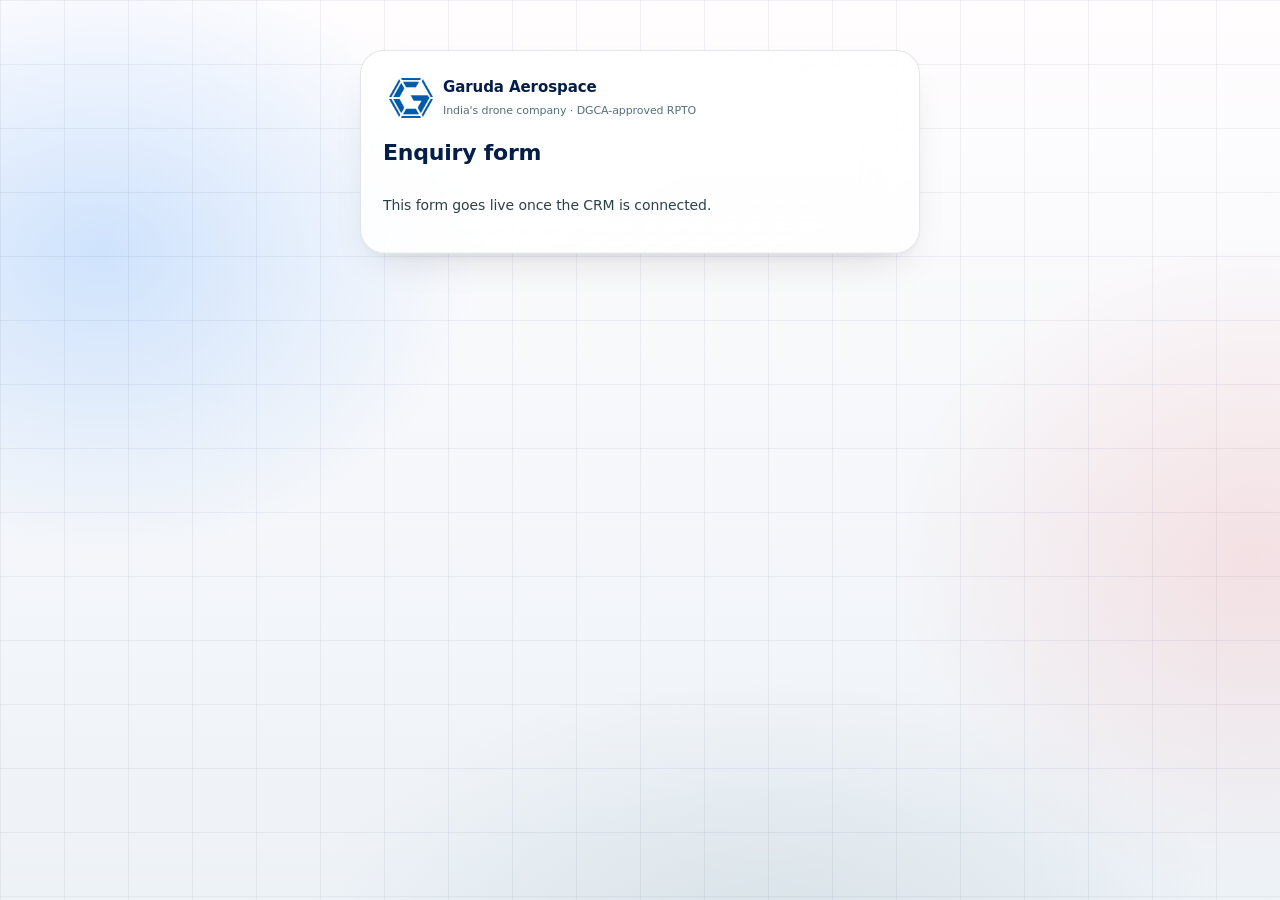
<file: app/q.html>
<!doctype html>
<html lang="en">
<head>
<meta charset="utf-8">
<meta name="viewport" content="width=device-width,initial-scale=1,viewport-fit=cover">
<title>Garuda Aerospace · Enquiry</title>
<meta name="theme-color" content="#005aa9">
<meta name="robots" content="noindex">
<link rel="icon" href="img/ga-logo-blue.png" type="image/png">
<link rel="preconnect" href="https://fonts.googleapis.com">
<link rel="stylesheet" href="https://fonts.googleapis.com/css2?family=Sora:wght@500;600;700&family=Figtree:wght@400;500;600;700&display=swap">
<link rel="stylesheet" href="styles.css">
<style>
  body{min-height:100vh}
  .qf{max-width:560px;margin:4vh auto 6vh;padding:24px 22px;display:flex;flex-direction:column;gap:14px}
  .qf h1{font-size:22px;margin:4px 0 0;line-height:1.25}
  .qf .lead{margin:0;color:var(--ink2);font-size:14.5px}
  .qf label{font-weight:600;font-size:13.5px;display:block;margin-bottom:5px}
  .qf label small{font-weight:500;color:var(--ink3,#7a8597)}
  .qf input,.qf textarea{width:100%;padding:11px 12px;border-radius:11px;border:1px solid var(--hair);background:var(--glass-strong);font:inherit;font-size:15px;box-sizing:border-box}
  .qf .row{display:grid;grid-template-columns:1fr 1fr;gap:12px}
  .svc{display:flex;flex-wrap:wrap;gap:8px}
  .svc button{border:1px solid var(--hair);background:var(--glass-strong);border-radius:999px;padding:9px 13px;font:inherit;font-size:13.5px;cursor:pointer;text-align:left;color:inherit}
  .svc button[aria-pressed="true"]{background:var(--accent,#005aa9);border-color:var(--accent,#005aa9);color:#fff}
  .ref{border:1px dashed var(--hair);border-radius:12px;padding:12px}
  .ref summary{cursor:pointer;font-weight:600;font-size:14px}
  .ref[open] summary{margin-bottom:10px}
  .err{color:var(--bad);font-size:13.5px;min-height:18px;margin:0}
  .go{width:100%;padding:13px;font-size:16px}
  .fine{font-size:12px;color:var(--ink3,#7a8597);margin:0}
  .done{text-align:center;display:flex;flex-direction:column;gap:12px;align-items:center}
  .done .tick{width:58px;height:58px;border-radius:50%;background:var(--good);color:#fff;font-size:30px;display:grid;place-items:center}
  .done .acts{display:flex;flex-direction:column;gap:9px;width:100%}
  .done .acts a{text-align:center;text-decoration:none;justify-content:center;white-space:normal;line-height:1.3}
  .hp{position:absolute;left:-5000px;width:1px;height:1px;overflow:hidden}
  .camp{align-self:flex-start;display:inline-block;font-size:12px;font-weight:600;padding:3px 9px;border-radius:999px;background:var(--glass-strong);border:1px solid var(--hair)}
  @media (max-width:480px){.qf{margin:0 auto;border-radius:0;min-height:100vh}.qf .row{grid-template-columns:1fr}}
</style>
</head>
<body>
<main class="glass qf" id="qf" aria-live="polite"><div class="brand"><img src="img/ga-logo-blue.png" alt="Garuda Aerospace" style="width:44px;height:auto;flex:none"><div><b>Garuda Aerospace</b><span>Enquiry</span></div></div><p class="muted">Loading…</p></main>
<script src="config.js"></script>
<script>
'use strict';
(function () {
  const cfg = window.GARUDA_CONFIG || {};
  const root = document.getElementById('qf');
  const esc = (v) => String(v ?? '').replace(/[&<>"']/g, (c) => ({ '&': '&amp;', '<': '&lt;', '>': '&gt;', '"': '&quot;', "'": '&#39;' }[c]));
  const brand = '<div class="brand"><img src="img/ga-logo-blue.png" alt="Garuda Aerospace" style="width:44px;height:auto;flex:none"><div><b>Garuda Aerospace</b><span>India\'s drone company · DGCA-approved RPTO</span></div></div>';
  const code = new URLSearchParams(location.search).get('c') || '';
  const base = (cfg.supabaseUrl || '').replace(/\/$/, '') + '/rest/v1/rpc/';
  const headers = { 'Content-Type': 'application/json', apikey: cfg.supabaseAnonKey || '', Authorization: 'Bearer ' + (cfg.supabaseAnonKey || '') };
  const show = (html) => { root.innerHTML = brand + html; };
  const call = async (fn, body) => {
    const r = await fetch(base + fn, { method: 'POST', headers, body: JSON.stringify(body) });
    const j = await r.json().catch(() => null);
    if (!r.ok) throw new Error((j && (j.message || j.hint)) || 'Something went wrong. Please try again.');
    return j;
  };
  const thanks = (again) => show(`<div class="done"><div class="tick">✓</div><h1>${again ? 'We already have your details' : 'Thank you! We have your details'}</h1>
      <p class="lead">Our team will call you shortly. Meanwhile, take a look at what Garuda Aerospace does.</p>
      <div class="acts"><a class="btn primary go" href="garuda.html">See what Garuda Aerospace does</a>
      <a class="btn" href="https://wa.me/917788868884" target="_blank" rel="noopener">WhatsApp us · +91 77888 68884</a>
      <a class="btn" href="tel:+917824833884">Call · +91 78248 33884</a></div></div>`);

  if (!cfg.supabaseUrl) return show('<h1>Enquiry form</h1><p class="muted">This form goes live once the CRM is connected.</p>');
  if (!code) return show('<h1>Scan the QR code again</h1><p class="lead">This link is missing its campaign code. Please scan the QR code once more.</p>');

  call('qr_info', { p_code: code }).then((info) => {
    if (!info) return show('<h1>This QR code is not active</h1><p class="lead">Please ask our team for the latest QR code, or <a href="garuda.html">see what we do</a>.</p>');
    if (!info.active) return show(`<h1>${esc(info.name)} has ended</h1><p class="lead">Thank you for your interest. You can still reach us on <a href="tel:+917824833884">+91 78248 33884</a>, or <a href="garuda.html">see what we do</a>.</p>`);
    const svcs = Array.isArray(info.services) ? info.services : [];
    const sel = new Set();
    show(`<span class="camp">${esc(info.name)}</span>
      <h1>Tell us what you're looking for</h1>
      <p class="lead">Leave your details and our team will call you back.</p>
      <form id="f" novalidate>
        <div style="display:flex;flex-direction:column;gap:14px">
          <div><label for="n">Full name</label><input id="n" autocomplete="name" required maxlength="120"></div>
          <div class="row"><div><label for="p">Mobile number</label><input id="p" type="tel" inputmode="numeric" autocomplete="tel" placeholder="10-digit mobile" required maxlength="16"></div>
          <div><label for="e">Email <small>(optional)</small></label><input id="e" type="email" autocomplete="email" maxlength="160"></div></div>
          <div><label for="c">City <small>(optional)</small></label><input id="c" autocomplete="address-level2" maxlength="80"></div>
          <div><label>I'm interested in <small>(choose one or more)</small></label><div class="svc" id="svc">${svcs.map((s, i) => `<button type="button" data-i="${i}" aria-pressed="false">${esc(s.label)}</button>`).join('')}</div></div>
          <div id="orgw" hidden><label for="o">College / company name</label><input id="o" autocomplete="organization" maxlength="160"></div>
          <details class="ref" id="refw"><summary>Referred by someone? Add their details</summary>
            <div class="row"><div><label for="rn">Their name</label><input id="rn" maxlength="120"></div><div><label for="rp">Their mobile</label><input id="rp" type="tel" inputmode="numeric" maxlength="16"></div></div></details>
          <div><label for="m">Anything else? <small>(optional)</small></label><textarea id="m" rows="2" maxlength="300"></textarea></div>
          <div class="hp" aria-hidden="true"><label for="w">Website</label><input id="w" tabindex="-1" autocomplete="off"></div>
          <p class="err" id="err"></p>
          <button class="btn primary go" id="go" type="submit">Send my details</button>
          <p class="fine">By sending, you agree that Garuda Aerospace may call, WhatsApp or email you about your enquiry.</p>
        </div>
      </form>`);
    const $ = (id) => document.getElementById(id);
    $('svc').addEventListener('click', (ev) => {
      const b = ev.target.closest('button[data-i]'); if (!b) return;
      const i = +b.dataset.i; if (sel.has(i)) sel.delete(i); else sel.add(i);
      b.setAttribute('aria-pressed', String(sel.has(i)));
      $('orgw').hidden = ![...sel].some((k) => svcs[k] && svcs[k].org);
    });
    $('f').addEventListener('submit', async (ev) => {
      ev.preventDefault();
      const err = $('err'); err.textContent = '';
      const phone = $('p').value.replace(/\D/g, '').slice(-10);
      if ($('n').value.trim().length < 2) { err.textContent = 'Please enter your name.'; return $('n').focus(); }
      if (!/^[6-9]\d{9}$/.test(phone)) { err.textContent = 'Please enter a valid 10-digit mobile number.'; return $('p').focus(); }
      if (!sel.size) { err.textContent = 'Please choose what you are looking for.'; return; }
      $('go').disabled = true; $('go').textContent = 'Sending…';
      try {
        const r = await call('qr_submit', { p_code: code, p_name: $('n').value, p_phone: $('p').value, p_email: $('e').value, p_services: [...sel].map((k) => svcs[k].label),
          p_org: $('o').value, p_city: $('c').value, p_ref_name: $('rn').value, p_ref_phone: $('rp').value, p_note: $('m').value, p_hp: $('w').value });
        thanks(r && r.again);
      } catch (e) { err.textContent = e.message; $('go').disabled = false; $('go').textContent = 'Send my details'; }
    });
  }).catch((e) => show(`<h1>Could not load the form</h1><p class="lead">${esc(e.message)}. Please check your internet and scan again.</p>`));
})();
</script>
</body>
</html>
</file>
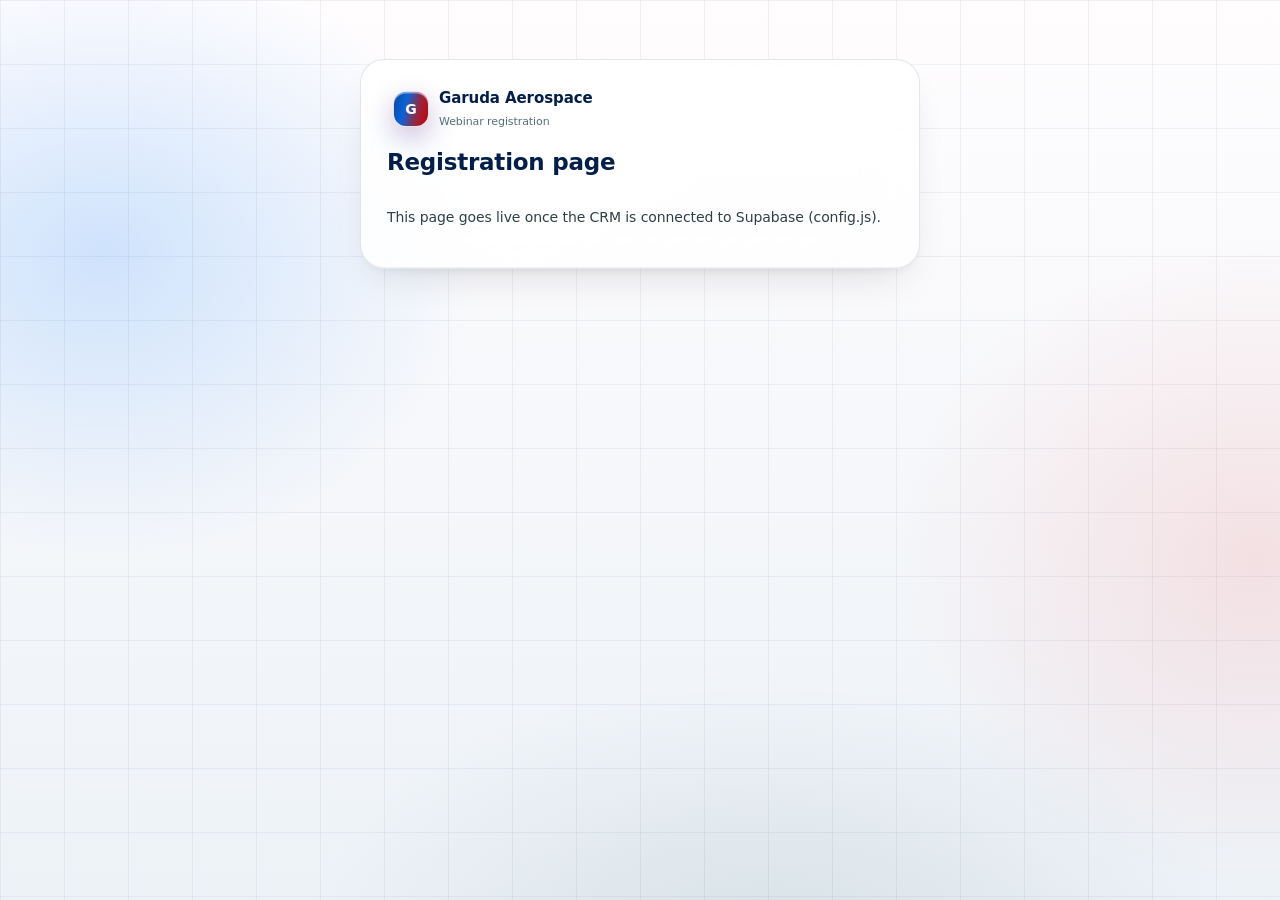
<file: app/register.html>
<!doctype html>
<html lang="en">
<head>
<meta charset="utf-8">
<meta name="viewport" content="width=device-width,initial-scale=1,viewport-fit=cover">
<title>Webinar registration · Garuda Aerospace</title>
<meta name="theme-color" content="#005aa9">
<link rel="icon" href="icon.svg" type="image/svg+xml">
<link rel="preconnect" href="https://fonts.googleapis.com">
<link rel="stylesheet" href="https://fonts.googleapis.com/css2?family=Sora:wght@500;600;700&family=Figtree:wght@400;500;600;700&display=swap">
<link rel="stylesheet" href="styles.css">
<style>
  .reg{max-width:560px;margin:5vh auto;padding:26px;display:flex;flex-direction:column;gap:14px}
  .reg h1{font-size:23px}
  .reg .when{display:flex;gap:8px;flex-wrap:wrap}
  .reg .price{font-family:var(--f-display);font-size:20px;font-weight:600}
  .reg input,.reg select{width:100%;padding:10px 12px;border-radius:11px;border:1px solid var(--hair);background:var(--glass-strong)}
  .reg .done{text-align:center;padding:10px 0}
  .reg .done .tick{width:54px;height:54px;border-radius:50%;margin:0 auto 10px;background:var(--good);color:#fff;font-size:28px;display:grid;place-items:center;border:0}
  .err{color:var(--bad);font-size:13px;min-height:18px}
</style>
</head>
<body>
<main class="glass reg" id="reg" aria-live="polite"><div class="brand"><div class="mark">G</div><div><b>Garuda Aerospace</b><span>Webinar registration</span></div></div><p class="muted">Loading…</p></main>
<script src="config.js"></script>
<script>
'use strict';
(function () {
  const cfg = window.GARUDA_CONFIG || {};
  const root = document.getElementById('reg');
  const esc = (v) => String(v ?? '').replace(/[&<>"']/g, (c) => ({ '&': '&amp;', '<': '&lt;', '>': '&gt;', '"': '&quot;', "'": '&#39;' }[c]));
  const inr = (n) => '₹' + Number(n || 0).toLocaleString('en-IN', { maximumFractionDigits: 2 });
  const brand = '<div class="brand"><div class="mark">G</div><div><b>Garuda Aerospace</b><span>Webinar registration</span></div></div>';
  const params = new URLSearchParams(location.search);
  const slug = params.get('w') || '';
  const fnUrl = (cfg.supabaseUrl || '').replace(/\/$/, '') + '/functions/v1/webinar';
  const headers = { 'Content-Type': 'application/json', apikey: cfg.supabaseAnonKey || '', Authorization: 'Bearer ' + (cfg.supabaseAnonKey || '') };
  const show = (html) => (root.innerHTML = brand + html);

  if (!cfg.supabaseUrl) return show('<h1>Registration page</h1><p class="muted">This page goes live once the CRM is connected to Supabase (config.js).</p>');
  if (!slug) return show('<h1>Webinar not found</h1><p class="muted">The link is missing the webinar name. Please use the full link you were sent.</p>');

  let ev = null;
  fetch(fnUrl + '?action=info&slug=' + encodeURIComponent(slug), { headers })
    .then((r) => r.json())
    .then((d) => { if (d.error) throw new Error(d.error); ev = d; form(); })
    .catch((e) => show(`<h1>Webinar not found</h1><p class="muted">${esc(e.message)}</p>`));

  function when(d) { const x = new Date(d); return x.toLocaleDateString('en-IN', { weekday: 'long', day: 'numeric', month: 'long', year: 'numeric' }) + ' · ' + x.toLocaleTimeString('en-IN', { hour: '2-digit', minute: '2-digit', hour12: true }) + ' IST'; }

  function form() {
    const qs = Array.isArray(ev.questions) ? ev.questions : [];
    const field = (id, label, input) => `<div class="field"><label for="${id}">${label}</label>${input}</div>`;
    show(`<div class="eyebrow">Live webinar</div><h1>${esc(ev.title)}</h1>
      <div class="when"><span class="chip acc">${esc(when(ev.start_at))}</span><span class="chip">Online</span>${ev.seats_left != null ? `<span class="chip ${ev.seats_left < 15 ? 'warn' : ''}">${ev.seats_left} seats left</span>` : ''}</div>
      ${ev.description ? `<p class="muted" style="margin:0">${esc(ev.description)}</p>` : ''}
      <div class="price">${ev.is_paid ? `${inr(ev.total)} <span class="faint" style="font-size:13px;font-family:var(--f-body)">(${inr(ev.fee)} + ${ev.gst_rate}% GST)</span>` : 'Free'}</div>
      ${ev.open ? `<form id="f" class="stack" novalidate>
        ${field('n', 'Full name', '<input id="n" autocomplete="name" required>')}
        ${field('e', 'Email', '<input id="e" type="email" autocomplete="email" required>')}
        ${field('p', 'Mobile number', '<input id="p" type="tel" inputmode="tel" autocomplete="tel" placeholder="10-digit mobile" required>')}
        ${field('c', 'City', '<input id="c" autocomplete="address-level2">')}
        ${ev.segment === 'CoE' ? field('col', 'College / institution', '<input id="col">') : field('ci', 'Interested in', '<select id="ci"><option>Not sure yet</option><option>Small Class drone pilot (RPC)</option><option>Medium Class (agri drones)</option><option>Train the Trainer</option></select>')}
        ${qs.map((q) => field('q_' + esc(q.key), esc(q.label), q.type === 'select' ? `<select id="q_${esc(q.key)}"><option value="">Choose</option>${(q.options || []).map((o) => `<option>${esc(o)}</option>`).join('')}</select>` : `<input id="q_${esc(q.key)}">`)).join('')}
        <label class="check"><input type="checkbox" id="ok" checked> Send me the joining link, reminders and course updates by email</label>
        ${ev.terms ? `<p class="faint" style="font-size:12px;margin:0">${esc(ev.terms)}</p>` : ''}
        <div class="err" id="err"></div>
        <button class="bigbtn" id="go" type="submit">${ev.is_paid ? 'Pay ' + inr(ev.total) + ' and register' : 'Register free'}</button>
        ${ev.is_paid ? '<p class="faint" style="font-size:12px;margin:0;text-align:center">Secure payment by Razorpay · UPI, cards and net banking</p>' : ''}
      </form>` : '<div class="note">Registrations for this webinar are closed.</div>'}`);
    const f = document.getElementById('f'); if (!f) return;
    f.onsubmit = (e) => { e.preventDefault(); submit(qs); };
  }

  async function submit(qs) {
    const g = (id) => (document.getElementById(id)?.value || '').trim();
    const err = document.getElementById('err'); const btn = document.getElementById('go');
    err.textContent = '';
    if (g('n').length < 2) return (err.textContent = 'Please enter your name.');
    if (!/^[^\s@]+@[^\s@]+\.[^\s@]+$/.test(g('e'))) return (err.textContent = 'Please enter a valid email address.');
    if (g('p').replace(/\D/g, '').length < 10) return (err.textContent = 'Please enter a 10-digit mobile number.');
    const answers = {}; qs.forEach((q) => { const v = g('q_' + q.key); if (v) answers[q.key] = v; });
    const utm = {}; params.forEach((v, k) => { if (k.startsWith('utm_')) utm[k] = v; });
    btn.disabled = true; btn.textContent = 'Please wait…';
    try {
      const r = await fetch(fnUrl, { method: 'POST', headers, body: JSON.stringify({ action: 'register', slug, name: g('n'), email: g('e'), phone: g('p'), city: g('c'), college: g('col'), course_interest: g('ci'), answers, consent: document.getElementById('ok').checked, utm }) });
      const d = await r.json();
      if (d.error) throw new Error(d.error);
      if (d.status === 'Active') return done(d.already);
      await pay(d);
    } catch (e) { err.textContent = e.message; btn.disabled = false; btn.textContent = ev.is_paid ? 'Pay ' + inr(ev.total) + ' and register' : 'Register free'; }
  }

  function loadRazorpay() {
    return new Promise((res, rej) => { if (window.Razorpay) return res(); const s = document.createElement('script'); s.src = 'https://checkout.razorpay.com/v1/checkout.js'; s.onload = res; s.onerror = () => rej(new Error('Could not open the payment window. Check your connection and try again.')); document.head.appendChild(s); });
  }
  async function pay(d) {
    await loadRazorpay();
    const c = d.checkout;
    return new Promise((res, rej) => {
      const rz = new window.Razorpay({
        key: c.key, order_id: c.order_id, amount: c.amount, currency: c.currency, name: 'Garuda Aerospace', description: c.title,
        prefill: { name: c.name, email: c.email, contact: c.phone }, theme: { color: '#005aa9' },
        handler: async (p) => {
          try {
            const r = await fetch(fnUrl, { method: 'POST', headers, body: JSON.stringify({ action: 'verify', attendee_id: d.attendee_id, razorpay_order_id: p.razorpay_order_id, razorpay_payment_id: p.razorpay_payment_id, razorpay_signature: p.razorpay_signature }) });
            const v = await r.json(); if (v.error) throw new Error(v.error);
            done(false, p.razorpay_payment_id); res();
          } catch (e) { rej(new Error('Payment received but not yet confirmed. You will get an email shortly; if not, contact us with payment id ' + p.razorpay_payment_id)); }
        },
        modal: { ondismiss: () => rej(new Error('Payment was cancelled. Your seat is held for a short while; try again to confirm it.')) },
      });
      rz.on('payment.failed', (r) => rej(new Error('Payment failed: ' + (r.error?.description || 'please try again'))));
      rz.open();
    });
  }
  function done(already, payId) {
    show(`<div class="done"><div class="tick">✓</div><h1>${already ? 'You are already registered' : 'You are registered'}</h1>
      <p class="muted">${esc(ev.title)}<br>${esc(when(ev.start_at))}</p>
      <p>We have emailed the joining link to you. You will get reminders a day before and an hour before the webinar.</p>${payId ? `<p class="faint" style="font-size:12px">Payment id ${esc(payId)}</p>` : ''}</div>`);
  }
})();
</script>
</body>
</html>
</file>
<file: app/styles.css>
/* Garuda CRM · glass sidebar + workspace over a soft sky gradient (same identity as the earlier Revenue CRM) */
:root{
  --sky:#edf3fb; --sky2:#e2ecf8; --blob1:#8fb8e8; --blob2:#a9daf3; --blob3:#c7d9f4;
  --ink:#0d2140; --ink2:#46597a; --ink3:#7a8aa6;
  --glass:rgba(255,255,255,.62); --glass-strong:rgba(255,255,255,.86); --glass-edge:rgba(255,255,255,.8);
  --hair:rgba(19,33,58,.09); --hl:rgba(255,255,255,.9); --shadow:rgba(30,60,110,.10);
  --accent:#005aa9; --accent-ink:#ffffff; --accent-soft:rgba(0,90,169,.10);
  --sky-acc:#1c9ad6; --sky-soft:rgba(28,154,214,.13);
  --good:#178a5a; --good-soft:rgba(23,138,90,.12); --warn:#b7791f; --warn-soft:rgba(183,121,31,.14);
  --bad:#c2413b; --bad-soft:rgba(194,65,59,.12); --violet:#6c4fd0; --violet-soft:rgba(108,79,208,.12);
  --c1:#005aa9; --c2:#1c9ad6; --c3:#6c4fd0; --c4:#178a5a; --c5:#d38a16; --c6:#c2413b;
  --f-display:"Sora","Segoe UI",system-ui,sans-serif; --f-body:"Figtree","Segoe UI",system-ui,sans-serif; --f-mono:"IBM Plex Mono",ui-monospace,Menlo,monospace;
  --r:18px; --r-sm:12px;
}
@media (prefers-color-scheme: dark){:root:not([data-theme="light"]){
  --sky:#081426; --sky2:#0b1b34; --blob1:#0a3d78; --blob2:#0b5a86; --blob3:#1b2f5c;
  --ink:#e8eefb; --ink2:#a9b6cf; --ink3:#7584a0;
  --glass:rgba(22,32,56,.58); --glass-strong:rgba(28,40,68,.9); --glass-edge:rgba(255,255,255,.10);
  --hair:rgba(255,255,255,.08); --hl:rgba(255,255,255,.08); --shadow:rgba(0,0,0,.35);
  --accent:#5ea8ee; --accent-ink:#06162b; --accent-soft:rgba(94,168,238,.15); --sky-acc:#4cc3f0; --sky-soft:rgba(76,195,240,.15);
  --good:#4cc994; --good-soft:rgba(76,201,148,.14); --warn:#f0b65a; --warn-soft:rgba(240,182,90,.14);
  --bad:#ff7a73; --bad-soft:rgba(255,122,115,.14); --violet:#a993ff; --violet-soft:rgba(169,147,255,.15);
  --c1:#5ea8ee; --c2:#4cc3f0; --c3:#a993ff; --c4:#4cc994; --c5:#f0b65a; --c6:#ff7a73;
  color-scheme:dark}}
:root[data-theme="dark"]{
  --sky:#081426; --sky2:#0b1b34; --blob1:#0a3d78; --blob2:#0b5a86; --blob3:#1b2f5c;
  --ink:#e8eefb; --ink2:#a9b6cf; --ink3:#7584a0;
  --glass:rgba(22,32,56,.58); --glass-strong:rgba(28,40,68,.9); --glass-edge:rgba(255,255,255,.10);
  --hair:rgba(255,255,255,.08); --hl:rgba(255,255,255,.08); --shadow:rgba(0,0,0,.35);
  --accent:#5ea8ee; --accent-ink:#06162b; --accent-soft:rgba(94,168,238,.15); --sky-acc:#4cc3f0; --sky-soft:rgba(76,195,240,.15);
  --good:#4cc994; --good-soft:rgba(76,201,148,.14); --warn:#f0b65a; --warn-soft:rgba(240,182,90,.14);
  --bad:#ff7a73; --bad-soft:rgba(255,122,115,.14); --violet:#a993ff; --violet-soft:rgba(169,147,255,.15);
  --c1:#5ea8ee; --c2:#4cc3f0; --c3:#a993ff; --c4:#4cc994; --c5:#f0b65a; --c6:#ff7a73;
  color-scheme:dark}
*{box-sizing:border-box}
html,body{height:100%}
body{margin:0;background:var(--sky);color:var(--ink);font-family:var(--f-body);font-size:14px;line-height:1.45;
  padding-left:max(16px,env(safe-area-inset-left,0px));padding-right:max(16px,env(safe-area-inset-right,0px));padding-block:14px;overflow-x:hidden}
body::after{content:"";position:fixed;inset:0;z-index:-1;pointer-events:none;
  background:radial-gradient(40vw 40vw at 8% 12%,var(--blob1),transparent 62%),radial-gradient(38vw 38vw at 92% 8%,var(--blob2),transparent 60%),radial-gradient(46vw 40vw at 70% 96%,var(--blob3),transparent 62%),linear-gradient(160deg,var(--sky),var(--sky2));opacity:.9}
h1,h2,h3,h4{font-family:var(--f-display);margin:0;letter-spacing:-.01em;text-wrap:balance}
h1{font-size:21px;font-weight:600} h2{font-size:16px;font-weight:600} h3{font-size:14px;font-weight:600} h4{font-size:12.5px;font-weight:600}
a{color:var(--accent)}
button,select,input,textarea{font:inherit;color:inherit}
button{cursor:pointer}
:focus-visible{outline:2px solid var(--accent);outline-offset:2px}
.num,td.n,th.n,.kpi .v{font-variant-numeric:tabular-nums}
.muted{color:var(--ink2)} .faint{color:var(--ink3)} .mono{font-family:var(--f-mono);font-size:12px}
.eyebrow{font-size:11px;letter-spacing:.08em;text-transform:uppercase;color:var(--ink3);font-weight:600}
.glass{background:var(--glass);backdrop-filter:blur(22px) saturate(170%);-webkit-backdrop-filter:blur(22px) saturate(170%);border:1px solid var(--glass-edge);border-radius:var(--r);box-shadow:inset 0 1px 0 var(--hl),0 12px 34px var(--shadow)}
.hidden{display:none!important}

/* ---------- app frame ---------- */
.app{display:grid;grid-template-columns:236px minmax(0,1fr);gap:14px;max-width:1560px;margin:0 auto}
.side{position:sticky;top:14px;align-self:start;padding:16px 12px;display:flex;flex-direction:column;gap:14px;max-height:calc(100vh - 28px);overflow:auto}
.brand{display:flex;align-items:center;gap:10px;padding:2px 6px}
.brand .mark{width:36px;height:36px;border-radius:11px;background:linear-gradient(135deg,var(--accent),var(--sky-acc));display:grid;place-items:center;color:#fff;font-family:var(--f-display);font-weight:700}
.brand b{font-family:var(--f-display);font-size:15px;display:block} .brand span{font-size:11px;color:var(--ink3)}
.nav{display:flex;flex-direction:column;gap:1px}
.nav .grp{font-size:10.5px;letter-spacing:.08em;text-transform:uppercase;color:var(--ink3);font-weight:600;padding:10px 10px 4px}
.nav button{display:flex;align-items:center;gap:10px;border:0;background:transparent;padding:8px 10px;border-radius:11px;color:var(--ink2);text-align:left;font-weight:500}
.nav button:hover{background:var(--accent-soft);color:var(--ink)}
.nav button[aria-current="page"]{background:var(--accent);color:var(--accent-ink);box-shadow:0 4px 14px var(--shadow)}
.nav svg{width:17px;height:17px;flex:none;stroke:currentColor;fill:none;stroke-width:1.7;stroke-linecap:round;stroke-linejoin:round}
.nav .badge{margin-left:auto;font-size:11px;background:var(--bad-soft);color:var(--bad);border-radius:20px;padding:0 7px;font-weight:700}
.nav button[aria-current="page"] .badge{background:rgba(255,255,255,.25);color:inherit}
.who{margin-top:auto;padding:10px 8px 2px;border-top:1px solid var(--hair);font-size:12px;display:flex;flex-direction:column;gap:6px}
.who b{font-size:13px}
.main{display:flex;flex-direction:column;gap:14px;min-width:0}
.topbar{display:flex;align-items:center;gap:10px;flex-wrap:wrap;padding:12px 16px}
.topbar .grow{flex:1;min-width:0}
.topbar .sub{font-size:12.5px;color:var(--ink2)}
.view{display:flex;flex-direction:column;gap:14px;min-width:0}
.mnav{display:none}
.demo-band{display:flex;gap:10px;align-items:center;flex-wrap:wrap;padding:8px 14px;border-radius:14px;background:var(--warn-soft);color:var(--warn);font-size:12.5px;font-weight:600}
.demo-band select{width:auto;padding:4px 8px;font-size:12.5px}

/* ---------- controls ---------- */
.btn{border:1px solid var(--glass-edge);background:var(--glass-strong);padding:8px 13px;border-radius:11px;font-weight:600;box-shadow:inset 0 1px 0 var(--hl);display:inline-flex;gap:6px;align-items:center;white-space:nowrap;color:var(--ink)}
.btn:hover{border-color:var(--accent)}
.btn.primary{background:var(--accent);color:var(--accent-ink);border-color:transparent;box-shadow:0 6px 18px rgba(0,90,169,.28)}
.btn.small{padding:5px 10px;font-size:12px;border-radius:9px}
.btn.ghost{background:transparent;box-shadow:none;border-color:transparent}
.btn.danger{color:var(--bad)}
.btn.good{color:var(--good)}
.btn[disabled]{opacity:.5;cursor:not-allowed}
.btn svg{width:15px;height:15px;stroke:currentColor;fill:none;stroke-width:1.8}
.seg{display:inline-flex;background:var(--hair);border-radius:11px;padding:3px;gap:2px;flex-wrap:wrap}
.seg button{border:0;background:transparent;padding:5px 11px;border-radius:9px;font-weight:600;font-size:12.5px;color:var(--ink2)}
.seg button[aria-pressed="true"]{background:var(--glass-strong);color:var(--ink);box-shadow:0 1px 4px var(--shadow)}
input,select,textarea{background:var(--glass-strong);border:1px solid var(--hair);border-radius:10px;padding:8px 10px;min-width:0;width:100%}
input[type=checkbox],input[type=radio]{width:auto}
textarea{min-height:72px;resize:vertical}
.field{display:flex;flex-direction:column;gap:4px;min-width:0}
.field label{font-size:11.5px;font-weight:600;color:var(--ink2)}
.field .hint{font-size:11.5px;color:var(--ink3)}
.check{display:flex;gap:8px;align-items:center;font-size:13px}
.filters{display:flex;gap:8px;flex-wrap:wrap;align-items:center}
.filters input,.filters select{width:auto}
.filters input[type=search]{min-width:220px;flex:1}
.form{display:grid;grid-template-columns:repeat(2,minmax(0,1fr));gap:10px 12px}
.form.three{grid-template-columns:repeat(3,minmax(0,1fr))}
.form .full{grid-column:1/-1}
.row{display:flex;gap:8px;align-items:center;flex-wrap:wrap}
.row.between{justify-content:space-between}
.stack{display:flex;flex-direction:column;gap:10px}
.spacer{flex:1}

/* ---------- panels, KPIs ---------- */
.panel{padding:16px;min-width:0}
.panel-head{display:flex;align-items:center;gap:10px;justify-content:space-between;flex-wrap:wrap;margin-bottom:12px}
.panel-head .sub{font-size:12px;color:var(--ink3)}
.grid{display:grid;gap:14px}
.g2{grid-template-columns:repeat(2,minmax(0,1fr))} .g3{grid-template-columns:repeat(3,minmax(0,1fr))}
.g21{grid-template-columns:minmax(0,1.6fr) minmax(0,1fr)} .g12{grid-template-columns:minmax(0,1fr) minmax(0,1.6fr)}
.kpis{display:grid;grid-template-columns:repeat(auto-fit,minmax(168px,1fr));gap:12px}
.kpi{padding:14px 15px;display:flex;flex-direction:column;gap:3px;text-align:left;border:1px solid var(--glass-edge);color:var(--ink)}
button.kpi{cursor:pointer;font:inherit}
button.kpi:hover{border-color:var(--accent)}
.kpi .l{font-size:11.5px;font-weight:600;color:var(--ink2);display:flex;gap:6px;align-items:center}
.kpi .l i{width:8px;height:8px;border-radius:3px;display:inline-block}
.kpi .v{font-family:var(--f-display);font-size:22px;font-weight:600;letter-spacing:-.02em}
.kpi .s{font-size:12px;color:var(--ink3)}
.kpi .drill{font-size:11px;color:var(--accent);font-weight:600;margin-top:2px}
.meter{height:6px;border-radius:6px;background:var(--hair);overflow:hidden;margin-top:6px}
.meter i{display:block;height:100%;border-radius:6px;background:linear-gradient(90deg,var(--accent),var(--sky-acc))}
.meter.good i{background:var(--good)} .meter.warn i{background:var(--warn)} .meter.bad i{background:var(--bad)}

/* ---------- chips ---------- */
.chip{display:inline-flex;align-items:center;gap:5px;font-size:11.5px;font-weight:600;padding:2px 9px;border-radius:20px;white-space:nowrap;background:var(--hair);color:var(--ink2)}
.chip.rpto{background:var(--sky-soft);color:var(--sky-acc)} .chip.coe{background:var(--violet-soft);color:var(--violet)}
.chip.good{background:var(--good-soft);color:var(--good)} .chip.warn{background:var(--warn-soft);color:var(--warn)}
.chip.bad{background:var(--bad-soft);color:var(--bad)} .chip.acc{background:var(--accent-soft);color:var(--accent)}
.chip.hot{background:var(--bad-soft);color:var(--bad)} .chip.warm{background:var(--warn-soft);color:var(--warn)} .chip.cold{background:var(--sky-soft);color:var(--sky-acc)} .chip.dead,.chip.nurture{background:var(--hair);color:var(--ink3)}
.score{display:inline-grid;place-items:center;min-width:34px;height:22px;border-radius:7px;font-weight:700;font-size:12px;padding:0 6px;font-variant-numeric:tabular-nums}
.score.s-hot{background:var(--bad-soft);color:var(--bad)} .score.s-warm{background:var(--warn-soft);color:var(--warn)} .score.s-cold{background:var(--sky-soft);color:var(--sky-acc)} .score.s-dead{background:var(--hair);color:var(--ink3)}
.dot{width:8px;height:8px;border-radius:50%;display:inline-block;background:var(--ink3)}
.dot.good{background:var(--good)} .dot.warn{background:var(--warn)} .dot.bad{background:var(--bad)}

/* ---------- tables ---------- */
.tablewrap{overflow-x:auto;border-radius:var(--r-sm)}
table{border-collapse:collapse;width:100%;font-size:13px}
th{font-size:10.5px;letter-spacing:.06em;text-transform:uppercase;color:var(--ink3);text-align:left;font-weight:600;padding:8px 10px;border-bottom:1px solid var(--hair);white-space:nowrap;position:sticky;top:0;background:var(--glass-strong)}
th.sort{cursor:pointer} th.sort:hover{color:var(--ink)}
td{padding:8px 10px;border-bottom:1px solid var(--hair);vertical-align:top}
th.n,td.n{text-align:right;white-space:nowrap}
tr.click{cursor:pointer} tr.click:hover td{background:var(--accent-soft)}
tr.tot td{font-weight:700;background:var(--hair)}
td .t{font-weight:600} td .s{font-size:12px;color:var(--ink3)}
.empty{padding:26px;text-align:center;color:var(--ink2)}
.empty b{display:block;color:var(--ink);font-family:var(--f-display);margin-bottom:4px}

/* ---------- pipeline board ---------- */
.board{display:grid;grid-auto-flow:column;grid-auto-columns:minmax(222px,1fr);gap:10px;overflow-x:auto;padding-bottom:8px}
.col{padding:10px;display:flex;flex-direction:column;gap:7px;min-height:300px}
.col.drop{outline:2px dashed var(--accent);outline-offset:-4px}
.col-head{display:flex;justify-content:space-between;align-items:baseline;gap:6px;padding:2px 2px 4px}
.col-head b{font-size:12.5px}
.col-sum{font-size:11.5px;color:var(--ink2);font-variant-numeric:tabular-nums}
.card{background:var(--glass-strong);border:1px solid var(--hair);border-radius:12px;padding:9px 10px;display:flex;flex-direction:column;gap:5px;cursor:grab;box-shadow:inset 0 1px 0 var(--hl);text-align:left;color:var(--ink);font:inherit}
.card:hover{border-color:var(--accent)}
.card .r{display:flex;justify-content:space-between;gap:6px;align-items:center;flex-wrap:wrap;font-size:12px}

/* ---------- drawer, modal, toast ---------- */
.scrim{position:fixed;inset:0;background:rgba(10,18,34,.34);backdrop-filter:blur(3px);-webkit-backdrop-filter:blur(3px);z-index:40}
.drawer{position:fixed;top:0;right:0;bottom:0;width:min(720px,100vw);z-index:41;border-radius:22px 0 0 22px;display:flex;flex-direction:column;background:var(--glass-strong);
  padding-top:env(safe-area-inset-top,0px);padding-bottom:env(safe-area-inset-bottom,0px);padding-right:env(safe-area-inset-right,0px)}
.drawer-head{padding:16px 18px 8px;display:flex;gap:10px;align-items:flex-start;justify-content:space-between}
.tabs{display:flex;gap:2px;padding:0 14px;border-bottom:1px solid var(--hair);overflow-x:auto}
.tabs button{border:0;background:transparent;padding:9px 11px;font-weight:600;color:var(--ink3);border-bottom:2px solid transparent;white-space:nowrap}
.tabs button[aria-selected="true"]{color:var(--ink);border-color:var(--accent)}
.drawer-body{padding:14px 18px;overflow-y:auto;flex:1;display:flex;flex-direction:column;gap:12px}
.drawer-foot{padding:10px 18px;border-top:1px solid var(--hair);display:flex;gap:8px;justify-content:flex-end;flex-wrap:wrap}
.modal{position:fixed;z-index:43;left:50%;top:50%;transform:translate(-50%,-50%);width:min(var(--mw,720px),calc(100vw - 28px));max-height:calc(100vh - 40px);display:flex;flex-direction:column;background:var(--glass-strong)}
.modal-head{padding:14px 18px;display:flex;justify-content:space-between;gap:10px;align-items:center;border-bottom:1px solid var(--hair)}
.modal-body{padding:14px 18px;overflow:auto;display:flex;flex-direction:column;gap:12px}
.modal-foot{padding:10px 18px;border-top:1px solid var(--hair);display:flex;gap:8px;justify-content:flex-end;flex-wrap:wrap}
.toast{position:fixed;left:50%;bottom:calc(18px + env(safe-area-inset-bottom,0px));transform:translateX(-50%);z-index:60;padding:10px 16px;font-weight:600;max-width:min(560px,calc(100vw - 28px))}
.toast.err{color:var(--bad)}

/* ---------- lists, timelines ---------- */
.list{display:flex;flex-direction:column;gap:7px}
.item{display:flex;gap:10px;align-items:flex-start;padding:10px 12px;border-radius:12px;background:var(--glass);border:1px solid var(--hair)}
.item .grow{flex:1;min-width:0}
.item.over{border-color:var(--bad-soft);background:var(--bad-soft)}
.tick{width:20px;height:20px;border-radius:7px;border:1.5px solid var(--ink3);background:transparent;flex:none;display:grid;place-items:center;padding:0;color:#fff;font-size:12px}
.tick.on{background:var(--good);border-color:var(--good)}
.tl{display:flex;flex-direction:column;gap:0;border-left:2px solid var(--hair);margin-left:6px}
.tl .ev{position:relative;padding:0 0 12px 14px}
.tl .ev::before{content:"";position:absolute;left:-6px;top:4px;width:10px;height:10px;border-radius:50%;background:var(--glass-strong);border:2px solid var(--accent)}
.tl .ev.call::before{border-color:var(--sky-acc)} .tl .ev.money::before{border-color:var(--good)} .tl .ev.mail::before{border-color:var(--violet)} .tl .ev.sys::before{border-color:var(--ink3)}
.tl .ev .when{font-size:11.5px;color:var(--ink3);font-variant-numeric:tabular-nums}
.tl .ev .what{font-size:13px}
.note{font-size:12.5px;color:var(--ink2);padding:10px 12px;border-radius:12px;background:var(--warn-soft)}
.note.info{background:var(--accent-soft);color:var(--ink2)}
.note.ok{background:var(--good-soft)}
.pricebox{display:grid;grid-template-columns:repeat(4,minmax(0,1fr));gap:8px;padding:12px;border-radius:13px;background:var(--accent-soft)}
.pricebox div{display:flex;flex-direction:column;min-width:0}
.pricebox small{font-size:11px;color:var(--ink2)}
.pricebox b{font-family:var(--f-display);font-variant-numeric:tabular-nums;font-size:15px}
.ai-card{padding:12px 14px;border-radius:14px;background:linear-gradient(135deg,var(--violet-soft),var(--accent-soft));border:1px solid var(--glass-edge)}
.ai-card h4{display:flex;gap:6px;align-items:center}

/* ---------- charts ---------- */
.chart svg{width:100%;height:auto;display:block}
.chart text{fill:var(--ink3);font-size:11px;font-family:var(--f-body)}
.legend{display:flex;gap:14px;flex-wrap:wrap;font-size:12px;color:var(--ink2)}
.legend i{display:inline-block;width:10px;height:10px;border-radius:3px;margin-right:5px;vertical-align:-1px}
.funnel{display:flex;flex-direction:column;gap:6px}
.frow{display:grid;grid-template-columns:150px minmax(0,1fr) 110px;gap:10px;align-items:center;font-size:12.5px}
.frow .bar{height:22px;border-radius:7px;background:var(--hair);overflow:hidden}
.frow .bar i{display:block;height:100%;border-radius:7px;background:linear-gradient(90deg,var(--accent),var(--sky-acc))}
.frow.won .bar i{background:var(--good)}
.heat{display:grid;grid-template-columns:44px repeat(14,minmax(18px,1fr));gap:3px;font-size:10.5px;color:var(--ink3)}
.heat span{height:20px;border-radius:4px;display:grid;place-items:center;font-variant-numeric:tabular-nums}

/* ---------- calendar ---------- */
.cal{display:grid;grid-template-columns:repeat(7,minmax(0,1fr));gap:6px}
.cal .dh{font-size:11px;font-weight:600;color:var(--ink3);text-transform:uppercase;padding:0 4px}
.cal .day{min-height:96px;padding:6px;border-radius:11px;background:var(--glass);border:1px solid var(--hair);display:flex;flex-direction:column;gap:3px;min-width:0}
.cal .day.other{opacity:.45} .cal .day.today{border-color:var(--accent)}
.cal .day .dn{font-size:12px;font-weight:700}
.cal .ce{font-size:11px;padding:2px 6px;border-radius:6px;background:var(--accent-soft);color:var(--accent);white-space:nowrap;overflow:hidden;text-overflow:ellipsis;border:0;text-align:left;font-weight:600;cursor:pointer}
.cal .ce.batch{background:var(--sky-soft);color:var(--sky-acc)} .cal .ce.event{background:var(--violet-soft);color:var(--violet)} .cal .ce.task{background:var(--warn-soft);color:var(--warn)} .cal .ce.done{opacity:.5;text-decoration:line-through}
.week{display:grid;grid-template-columns:repeat(7,minmax(0,1fr));gap:8px}
.week .wd{min-height:260px}

/* ---------- auth ---------- */
.auth{max-width:420px;margin:8vh auto;padding:28px;display:flex;flex-direction:column;gap:14px}
.auth .brand{padding:0}

/* ---------- field mode (phones) ---------- */
.field-app{max-width:560px;margin:0 auto;display:flex;flex-direction:column;gap:12px;padding-bottom:84px}
.field-nav{position:fixed;left:0;right:0;bottom:0;z-index:30;display:flex;justify-content:space-around;padding:8px max(10px,env(safe-area-inset-left,0px)) calc(8px + env(safe-area-inset-bottom,0px)) max(10px,env(safe-area-inset-right,0px));background:var(--glass-strong);border-top:1px solid var(--hair);backdrop-filter:blur(18px)}
.field-nav button{border:0;background:transparent;display:flex;flex-direction:column;align-items:center;gap:2px;font-size:11px;font-weight:600;color:var(--ink3);padding:4px 8px}
.field-nav button[aria-current="page"]{color:var(--accent)}
.field-nav svg{width:22px;height:22px;stroke:currentColor;fill:none;stroke-width:1.8}
.bigbtn{width:100%;padding:16px;border-radius:16px;font-size:16px;font-weight:700;border:0;background:var(--accent);color:var(--accent-ink);box-shadow:0 8px 22px rgba(0,90,169,.3)}
.geo{padding:14px;border-radius:14px;text-align:center}
.geo.ok{background:var(--good-soft);color:var(--good)} .geo.far{background:var(--warn-soft);color:var(--warn)} .geo.none{background:var(--hair);color:var(--ink2)}

@media (max-width:1100px){.g3{grid-template-columns:repeat(2,minmax(0,1fr))}}
@media (max-width:980px){.g2,.g21,.g12,.g3{grid-template-columns:minmax(0,1fr)} .pricebox{grid-template-columns:repeat(2,minmax(0,1fr))}}
@media (max-width:860px){
  .app{grid-template-columns:minmax(0,1fr)}
  .side{display:none}
  .mnav{display:flex;gap:4px;overflow-x:auto;padding:6px}
  .mnav button{border:0;background:transparent;padding:7px 11px;border-radius:10px;white-space:nowrap;font-weight:600;color:var(--ink2)}
  .mnav button[aria-current="page"]{background:var(--glass-strong);color:var(--ink)}
  .form,.form.three{grid-template-columns:minmax(0,1fr)}
  .drawer{border-radius:0}
  .frow{grid-template-columns:110px minmax(0,1fr) 84px}
  .cal .day{min-height:70px}
  .week{grid-template-columns:minmax(0,1fr)}
  .week .wd{min-height:0}
}
@media (prefers-reduced-motion:no-preference){
  .drawer{animation:slide .22s ease-out} .view{animation:fade .18s ease-out} .modal{animation:pop .16s ease-out}
  @keyframes slide{from{transform:translateX(30px);opacity:.6}to{transform:none;opacity:1}}
  @keyframes fade{from{opacity:.6;transform:translateY(3px)}to{opacity:1;transform:none}}
  @keyframes pop{from{opacity:.6;transform:translate(-50%,-48%)}to{opacity:1;transform:translate(-50%,-50%)}}
}

/* ---------- v2: liquid-glass scroll areas (long tables and lists scroll inside their panel) ---------- */
:root{--scroll-a:rgba(0,90,169,.42);--scroll-b:rgba(28,154,214,.42);--scroll-track:rgba(255,255,255,.38)}
@media (prefers-color-scheme: dark){:root:not([data-theme="light"]){--scroll-a:rgba(94,168,238,.45);--scroll-b:rgba(76,195,240,.4);--scroll-track:rgba(255,255,255,.06)}}
:root[data-theme="dark"]{--scroll-a:rgba(94,168,238,.45);--scroll-b:rgba(76,195,240,.4);--scroll-track:rgba(255,255,255,.06)}
*{scrollbar-width:thin;scrollbar-color:var(--scroll-a) var(--scroll-track)}
::-webkit-scrollbar{width:11px;height:11px}
::-webkit-scrollbar-track{background:var(--scroll-track);border-radius:11px;margin:6px;box-shadow:inset 0 1px 0 var(--hl)}
::-webkit-scrollbar-thumb{background:linear-gradient(180deg,var(--scroll-a),var(--scroll-b));border-radius:11px;border:2px solid transparent;background-clip:padding-box;box-shadow:inset 0 1px 0 rgba(255,255,255,.55),inset 0 -1px 0 rgba(0,0,0,.06)}
::-webkit-scrollbar-thumb:hover{background:linear-gradient(180deg,var(--accent),var(--sky-acc));background-clip:padding-box}
::-webkit-scrollbar-corner{background:transparent}
.view .panel .tablewrap,.scrollbox{max-height:min(460px,64vh);overflow:auto;overscroll-behavior:contain}
.view .panel .list{max-height:min(460px,64vh);overflow:auto;overscroll-behavior:contain;padding-right:4px}
.view .panel .tablewrap.free,.view .panel .list.free{max-height:none}
.scrollbox.short,.view .panel .tablewrap.short{max-height:min(300px,50vh)}
.view .panel .tablewrap.tall{max-height:min(640px,72vh)}
.modal .tablewrap{max-height:min(520px,60vh);overflow:auto}

/* accordion sections in Settings */
details.acc{border:1px solid var(--hair);border-radius:14px;background:var(--glass);overflow:hidden}
details.acc+details.acc{margin-top:8px}
details.acc>summary{list-style:none;cursor:pointer;display:flex;align-items:center;gap:10px;padding:12px 14px;font-weight:600}
details.acc>summary::-webkit-details-marker{display:none}
details.acc>summary::after{content:"";margin-left:auto;width:9px;height:9px;border-right:2px solid var(--ink3);border-bottom:2px solid var(--ink3);transform:rotate(45deg);transition:transform .15s}
details.acc[open]>summary::after{transform:rotate(225deg)}
details.acc>summary .sub{font-weight:500;font-size:12px;color:var(--ink3)}
details.acc>.acc-body{padding:4px 14px 14px;display:flex;flex-direction:column;gap:10px}

/* hover popover (AI insights: what Claude does) */
.hoverpop{position:relative;display:inline-block}
.hoverpop>.pop{position:absolute;right:0;top:calc(100% + 8px);z-index:20;width:min(760px,calc(100vw - 40px));padding:14px;opacity:0;visibility:hidden;transform:translateY(-4px);transition:opacity .15s,transform .15s,visibility .15s}
.hoverpop:hover>.pop,.hoverpop:focus-within>.pop{opacity:1;visibility:visible;transform:none}

/* stepper (campaign builder) */
.steps{display:flex;gap:6px;flex-wrap:wrap}
.steps button{border:1px solid var(--hair);background:var(--glass);border-radius:999px;padding:6px 12px;font-weight:600;font-size:12.5px;color:var(--ink2);display:flex;gap:6px;align-items:center}
.steps button i{font-style:normal;width:20px;height:20px;border-radius:50%;display:grid;place-items:center;background:var(--hair);font-size:11px}
.steps button[aria-current="step"]{background:var(--accent);color:var(--accent-ink);border-color:transparent}
.steps button[aria-current="step"] i{background:rgba(255,255,255,.25)}
.steps button.done i{background:var(--good);color:#fff}

/* email preview */
.mailprev{background:#fff;color:#1a2233;border-radius:12px;padding:16px;border:1px solid var(--hair);margin:0 auto;width:100%;max-height:520px;overflow:auto}
.mailprev.mobile{max-width:380px}
.mailprev img{max-width:100%}
.blocks{display:flex;gap:6px;flex-wrap:wrap}
.editor{display:grid;grid-template-columns:minmax(0,1fr) minmax(0,1fr);gap:12px}
@media (max-width:980px){.editor{grid-template-columns:minmax(0,1fr)}}
.statbar{display:flex;height:10px;border-radius:6px;overflow:hidden;background:var(--hair)}
.statbar i{display:block;height:100%}
.mom td{white-space:pre-line}
.mom td.cat{font-weight:600;min-width:170px}
.kv{display:grid;grid-template-columns:max-content minmax(0,1fr);gap:4px 14px;font-size:13px}
.kv dt{color:var(--ink3);font-size:12px} .kv dd{margin:0}
.matrix td.n button{border:0;background:transparent;font:inherit;color:var(--accent);font-weight:700;cursor:pointer;padding:0}
.matrix td.n.zero{color:var(--ink3)}
.pill-total{font-family:var(--f-display);font-weight:600}
[hidden]{display:none!important}
.view .panel .tablewrap:has(table.mom){max-height:min(640px,72vh)}

/* v3 · clickable counts and grouped rows in the sales dashboard */
button.lnk{background:none;border:0;padding:0;font:inherit;font-weight:600;color:var(--accent);cursor:pointer;font-variant-numeric:tabular-nums}
button.lnk:hover{text-decoration:underline}
tr.grp td{background:var(--accent-soft);font-size:12.5px;letter-spacing:.02em}
.kpi .v button.lnk{color:inherit;font-weight:inherit}
.hist{white-space:pre-wrap;font-size:13px;line-height:1.5;max-height:340px;overflow:auto;background:rgba(127,127,127,.06);border-radius:10px;padding:10px 12px}

/* =====================================================================
   v3 · Liquid glass, spatial
   Thick frosted slabs over a soft sky, bright specular top edges, an
   iridescent rim, layered depth shadows, glossy pill controls.
   Palette stays the Garuda blue; the rim borrows faint pastel light.
   ===================================================================== */
:root{
  --sky:#e9eef6; --sky2:#dfe7f2; --blob1:#9cc3f2; --blob2:#b9e4f7; --blob3:#d6cff5; --blob4:#f6d4e6;
  --glass:rgba(255,255,255,.46); --glass-strong:rgba(255,255,255,.74); --glass-deep:rgba(255,255,255,.58);
  --rim:linear-gradient(140deg,rgba(255,255,255,.98) 0%,rgba(190,214,255,.55) 28%,rgba(255,255,255,.35) 50%,rgba(245,200,232,.5) 74%,rgba(255,255,255,.95) 100%);
  --spec:linear-gradient(180deg,rgba(255,255,255,.75),rgba(255,255,255,0) 46%);
  --depth:0 1px 1px rgba(30,60,110,.05),0 6px 14px -4px rgba(30,60,110,.10),0 22px 44px -18px rgba(30,60,110,.22);
  --depth-hi:0 2px 2px rgba(30,60,110,.06),0 12px 24px -6px rgba(30,60,110,.16),0 34px 64px -22px rgba(30,60,110,.30);
  --inner:inset 0 1px 0 rgba(255,255,255,.95),inset 0 -1px 0 rgba(255,255,255,.35),inset 0 0 18px rgba(255,255,255,.28);
  --well:inset 0 2px 5px rgba(30,60,110,.10),inset 0 -1px 0 rgba(255,255,255,.8);
  --gloss-a:#2d86d9; --gloss-b:#005aa9; --glow:rgba(0,90,169,.38);
  --r:24px; --r-sm:16px;
}
@media (prefers-color-scheme: dark){:root:not([data-theme="light"]){
  --sky:#07111f; --sky2:#0a1728; --blob1:#0b3f80; --blob2:#0a5a85; --blob3:#2a2466; --blob4:#4a1f4a;
  --glass:rgba(24,36,62,.48); --glass-strong:rgba(30,44,74,.78); --glass-deep:rgba(28,40,68,.62);
  --rim:linear-gradient(140deg,rgba(255,255,255,.34) 0%,rgba(120,170,255,.22) 30%,rgba(255,255,255,.06) 52%,rgba(220,140,210,.2) 76%,rgba(255,255,255,.28) 100%);
  --spec:linear-gradient(180deg,rgba(255,255,255,.12),rgba(255,255,255,0) 46%);
  --depth:0 1px 1px rgba(0,0,0,.25),0 8px 18px -6px rgba(0,0,0,.45),0 26px 50px -20px rgba(0,0,0,.6);
  --depth-hi:0 2px 2px rgba(0,0,0,.3),0 14px 28px -8px rgba(0,0,0,.5),0 38px 70px -24px rgba(0,0,0,.7);
  --inner:inset 0 1px 0 rgba(255,255,255,.16),inset 0 -1px 0 rgba(255,255,255,.04),inset 0 0 18px rgba(255,255,255,.04);
  --well:inset 0 2px 6px rgba(0,0,0,.35),inset 0 -1px 0 rgba(255,255,255,.06);
  --gloss-a:#6fb4f4; --gloss-b:#2f7fd0; --glow:rgba(94,168,238,.35)}}
:root[data-theme="dark"]{
  --sky:#07111f; --sky2:#0a1728; --blob1:#0b3f80; --blob2:#0a5a85; --blob3:#2a2466; --blob4:#4a1f4a;
  --glass:rgba(24,36,62,.48); --glass-strong:rgba(30,44,74,.78); --glass-deep:rgba(28,40,68,.62);
  --rim:linear-gradient(140deg,rgba(255,255,255,.34) 0%,rgba(120,170,255,.22) 30%,rgba(255,255,255,.06) 52%,rgba(220,140,210,.2) 76%,rgba(255,255,255,.28) 100%);
  --spec:linear-gradient(180deg,rgba(255,255,255,.12),rgba(255,255,255,0) 46%);
  --depth:0 1px 1px rgba(0,0,0,.25),0 8px 18px -6px rgba(0,0,0,.45),0 26px 50px -20px rgba(0,0,0,.6);
  --depth-hi:0 2px 2px rgba(0,0,0,.3),0 14px 28px -8px rgba(0,0,0,.5),0 38px 70px -24px rgba(0,0,0,.7);
  --inner:inset 0 1px 0 rgba(255,255,255,.16),inset 0 -1px 0 rgba(255,255,255,.04),inset 0 0 18px rgba(255,255,255,.04);
  --well:inset 0 2px 6px rgba(0,0,0,.35),inset 0 -1px 0 rgba(255,255,255,.06);
  --gloss-a:#6fb4f4; --gloss-b:#2f7fd0; --glow:rgba(94,168,238,.35)}

/* the sky behind the glass: soft coloured light for the glass to refract */
body::after{background:
  radial-gradient(42vw 42vw at 6% 10%,var(--blob1),transparent 64%),
  radial-gradient(36vw 36vw at 94% 6%,var(--blob2),transparent 62%),
  radial-gradient(40vw 34vw at 78% 92%,var(--blob3),transparent 64%),
  radial-gradient(30vw 30vw at 26% 96%,var(--blob4),transparent 66%),
  linear-gradient(160deg,var(--sky),var(--sky2))}

/* glass slab: frosted body + specular top light + iridescent rim + depth */
.glass,.kpi,.modal,.drawer,details.acc,.item,.card,.col,.auth{
  background:var(--spec) padding-box,linear-gradient(var(--glass),var(--glass)) padding-box,var(--rim) border-box;
  border:1px solid transparent;
  backdrop-filter:blur(28px) saturate(185%);-webkit-backdrop-filter:blur(28px) saturate(185%);
  box-shadow:var(--inner),var(--depth)}
.modal,.drawer{background:var(--spec) padding-box,linear-gradient(var(--glass-strong),var(--glass-strong)) padding-box,var(--rim) border-box}
.side,.topbar,.tabbar,.mhead,.field-nav{background:var(--spec) padding-box,linear-gradient(var(--glass-deep),var(--glass-deep)) padding-box,var(--rim) border-box}
.item,.card,details.acc{box-shadow:var(--inner),0 1px 1px rgba(30,60,110,.04),0 6px 16px -8px rgba(30,60,110,.18)}
.col{background:linear-gradient(var(--glass),var(--glass)) padding-box,var(--rim) border-box}
.panel{border-radius:var(--r);padding:18px}
.kpi{border-radius:20px;transition:transform .18s ease,box-shadow .18s ease}
button.kpi:hover,.kpi:has(.lnk):hover{transform:translateY(-2px);box-shadow:var(--inner),var(--depth-hi)}
.kpi .v{font-size:24px}
.kpi .l i{width:9px;height:9px;border-radius:50%}

/* controls: glossy pills */
.btn{border-radius:999px;padding:8px 15px;border:1px solid transparent;
  background:var(--spec) padding-box,linear-gradient(var(--glass-strong),var(--glass-strong)) padding-box,var(--rim) border-box;
  box-shadow:var(--inner),0 1px 1px rgba(30,60,110,.06),0 6px 14px -6px rgba(30,60,110,.22);transition:transform .15s ease,box-shadow .15s ease}
.btn:hover{transform:translateY(-1px);box-shadow:var(--inner),0 2px 2px rgba(30,60,110,.06),0 10px 20px -8px rgba(30,60,110,.3)}
.btn:active{transform:translateY(0) scale(.98)}
.btn.primary{color:#fff;border-color:transparent;
  background:linear-gradient(180deg,rgba(255,255,255,.42),rgba(255,255,255,0) 52%) padding-box,linear-gradient(180deg,var(--gloss-a),var(--gloss-b)) padding-box,linear-gradient(140deg,rgba(255,255,255,.8),rgba(255,255,255,.15)) border-box;
  box-shadow:inset 0 1px 0 rgba(255,255,255,.6),inset 0 -2px 6px rgba(0,30,80,.25),0 8px 20px -6px var(--glow),0 2px 4px rgba(0,40,100,.18)}
.btn.small{padding:5px 11px;border-radius:999px}
.btn.ghost{background:transparent;box-shadow:none;border-color:transparent}
.btn.ghost:hover{background:var(--accent-soft);transform:none}
.btn.danger{color:var(--bad)}
.seg{border-radius:999px;padding:4px;background:linear-gradient(var(--glass),var(--glass)) padding-box,var(--rim) border-box;border:1px solid transparent;box-shadow:var(--well)}
.seg button{border-radius:999px;padding:6px 13px}
.seg button[aria-pressed="true"]{background:var(--spec),var(--glass-strong);color:var(--accent);box-shadow:var(--inner),0 4px 10px -4px rgba(30,60,110,.3)}
input,select,textarea{border-radius:14px;border:1px solid transparent;padding:9px 12px;
  background:linear-gradient(var(--glass-strong),var(--glass-strong)) padding-box,var(--rim) border-box;box-shadow:var(--well)}
input:focus,select:focus,textarea:focus{outline:none;box-shadow:var(--well),0 0 0 3px var(--accent-soft),0 0 18px -4px var(--glow)}
input[type=checkbox]{accent-color:var(--accent);width:17px;height:17px;box-shadow:none}
.filters input[type=search]{border-radius:999px}

/* navigation */
.side{border-radius:28px}
.nav button{border-radius:14px;padding:9px 11px;transition:background .15s ease}
.nav button[aria-current="page"]{color:#fff;
  background:linear-gradient(180deg,rgba(255,255,255,.38),rgba(255,255,255,0) 55%),linear-gradient(180deg,var(--gloss-a),var(--gloss-b));
  box-shadow:inset 0 1px 0 rgba(255,255,255,.55),0 8px 18px -6px var(--glow)}
.brand .mark{border-radius:13px;background:linear-gradient(180deg,rgba(255,255,255,.45),rgba(255,255,255,0) 55%),linear-gradient(140deg,var(--gloss-a),var(--sky-acc));box-shadow:inset 0 1px 0 rgba(255,255,255,.6),0 6px 14px -4px var(--glow)}
.topbar{border-radius:24px;padding:14px 18px}
.tabs button[aria-selected="true"]{color:var(--accent)}

/* chips: small glass lozenges */
.chip{border-radius:999px;box-shadow:inset 0 1px 0 rgba(255,255,255,.55);padding:3px 10px}
.score{border-radius:9px;box-shadow:inset 0 1px 0 rgba(255,255,255,.5)}

/* tables inside glass */
th{background:var(--glass-strong);backdrop-filter:blur(14px);-webkit-backdrop-filter:blur(14px)}
tr.click:hover td{background:var(--accent-soft)}
tr.tot td{background:var(--accent-soft)}
.tablewrap{border-radius:var(--r-sm)}

/* overlays */
.scrim{background:rgba(12,24,44,.22);backdrop-filter:blur(6px) saturate(120%);-webkit-backdrop-filter:blur(6px) saturate(120%)}
.modal{border-radius:28px;box-shadow:var(--inner),var(--depth-hi)}
.drawer{border-radius:28px 0 0 28px;box-shadow:var(--inner),var(--depth-hi)}
.toast{border-radius:999px;box-shadow:var(--inner),var(--depth-hi)}
.meter,.statbar{box-shadow:var(--well);background:var(--glass)}
.meter i,.frow .bar i{background:linear-gradient(180deg,rgba(255,255,255,.4),rgba(255,255,255,0) 60%),linear-gradient(90deg,var(--accent),var(--sky-acc))}
.frow .bar{box-shadow:var(--well);background:var(--glass)}
.bigbtn{border-radius:999px;background:linear-gradient(180deg,rgba(255,255,255,.4),rgba(255,255,255,0) 52%),linear-gradient(180deg,var(--gloss-a),var(--gloss-b));box-shadow:inset 0 1px 0 rgba(255,255,255,.6),0 12px 26px -8px var(--glow)}

/* phone header, tab bar and slide-up menu (hidden on desktop) */
.mhead,.tabbar,.side-scrim{display:none}

@media (max-width:860px){
  body{padding-left:max(12px,env(safe-area-inset-left,0px));padding-right:max(12px,env(safe-area-inset-right,0px));padding-block:10px;font-size:14.5px}
  .app{display:block}
  .main{gap:12px;padding-bottom:calc(92px + env(safe-area-inset-bottom,0px))}
  .mnav{display:none!important}
  .mhead{display:flex;align-items:center;justify-content:space-between;gap:10px;padding:10px 12px;border-radius:22px;position:sticky;top:max(8px,env(safe-area-inset-top,0px));z-index:25}
  .mhead .brand span{display:none}
  .mhead .btn svg{width:17px;height:17px}
  /* the full navigation becomes a glass sheet that slides up */
  .side{display:flex;position:fixed;left:10px;right:10px;bottom:10px;top:auto;z-index:46;max-height:78vh;border-radius:28px;
    transform:translateY(110%);transition:transform .28s cubic-bezier(.2,.8,.2,1);padding-bottom:calc(14px + env(safe-area-inset-bottom,0px))}
  .side .nav{display:grid;grid-template-columns:repeat(2,minmax(0,1fr));gap:4px}
  .side .nav .grp{grid-column:1/-1}
  body.menu-open .side{transform:none}
  body.menu-open .side-scrim{display:block;position:fixed;inset:0;z-index:45;background:rgba(12,24,44,.25);backdrop-filter:blur(6px);-webkit-backdrop-filter:blur(6px)}
  .tabbar{display:flex;position:fixed;z-index:30;left:max(12px,env(safe-area-inset-left,0px));right:max(12px,env(safe-area-inset-right,0px));bottom:calc(10px + env(safe-area-inset-bottom,0px));
    border-radius:26px;padding:6px;gap:2px;justify-content:space-between}
  .tabbar button{flex:1;border:0;background:transparent;display:flex;flex-direction:column;align-items:center;gap:2px;padding:7px 2px;border-radius:20px;font-size:10.5px;font-weight:600;color:var(--ink2);min-width:0}
  .tabbar button span{max-width:100%;overflow:hidden;text-overflow:ellipsis;white-space:nowrap}
  .tabbar svg{width:21px;height:21px;stroke:currentColor;fill:none;stroke-width:1.8;stroke-linecap:round;stroke-linejoin:round}
  .tabbar button[aria-current="page"]{color:var(--accent);background:var(--spec),var(--glass-strong);box-shadow:var(--inner),0 4px 12px -4px rgba(30,60,110,.3)}
  .topbar{padding:12px 14px;border-radius:22px}
  .topbar h1{font-size:18px}
  .topbar .sub{font-size:12px}
  .topbar #vactions{width:100%}
  .topbar #vactions .btn{flex:1;justify-content:center}
  .kpis{grid-template-columns:repeat(2,minmax(0,1fr));gap:10px}
  .kpi{padding:12px 13px}
  .kpi .v{font-size:20px}
  .kpi .s{font-size:11.5px}
  .panel{padding:14px;border-radius:22px}
  .filters{gap:6px}
  .filters input,.filters select{flex:1 1 140px;width:auto;min-width:0}
  .filters input[type=search]{min-width:0;flex-basis:100%}
  .seg{max-width:100%;overflow-x:auto;flex-wrap:nowrap}
  .seg button{white-space:nowrap}
  table{font-size:12.5px}
  th,td{padding:7px 8px}
  .view .panel .tablewrap{max-height:min(420px,60vh)}
  .board{grid-auto-columns:82vw;scroll-snap-type:x mandatory}
  .board .col{scroll-snap-align:start}
  /* drawer becomes a full-height sheet; modals become bottom sheets */
  .drawer{width:100vw;border-radius:26px 26px 0 0;top:max(8px,env(safe-area-inset-top,0px))}
  .drawer-head{padding:14px 14px 6px}
  .drawer-body{padding:12px 14px}
  .drawer-foot .btn,.modal-foot .btn{flex:1;justify-content:center}
  .modal{left:0;right:0;top:auto;bottom:0;transform:none;width:100vw;max-height:88vh;border-radius:26px 26px 0 0;padding-bottom:env(safe-area-inset-bottom,0px)}
  .modal-head,.modal-body,.modal-foot{padding-left:14px;padding-right:14px}
  .toast{bottom:calc(92px + env(safe-area-inset-bottom,0px))}
  .hoverpop>.pop{position:fixed;left:12px;right:12px;width:auto;top:auto;bottom:96px}
  .pricebox{grid-template-columns:repeat(2,minmax(0,1fr))}
  .kv{grid-template-columns:minmax(0,1fr)}
}
@media (max-width:860px) and (prefers-reduced-motion:no-preference){
  .modal{animation:sheet .22s cubic-bezier(.2,.8,.2,1)} @keyframes sheet{from{transform:translateY(40px);opacity:.6}to{transform:none;opacity:1}}
}
@media (max-width:380px){.kpis{grid-template-columns:minmax(0,1fr)}}
@media (prefers-reduced-motion:reduce){.btn,.kpi,.side{transition:none!important}}

/* =====================================================================
   v4 · Crystal
   Clear glass with no solid fills: every surface, button and active state
   is transparent glass. The colour lives behind the glass, in soft blue,
   cyan, aqua and periwinkle light that the glass bends. No pink or red
   light anywhere; red is kept only for status (overdue, failed).
   ===================================================================== */
:root{
  --sky:#e4edf8; --sky2:#d9e6f5; --blob1:#5f9de8; --blob2:#6fd0e6; --blob3:#9fadf0; --blob4:#7fd9c8;
  --ink:#0a1b35; --ink2:#3c5070; --ink3:#6b7d99;
  --glass:rgba(255,255,255,.2); --glass-strong:rgba(255,255,255,.4); --glass-deep:rgba(255,255,255,.24); --glass-sheet:rgba(244,249,255,.62);
  --rim:linear-gradient(140deg,rgba(255,255,255,.98) 0%,rgba(196,222,255,.5) 30%,rgba(255,255,255,.16) 54%,rgba(188,236,246,.52) 78%,rgba(255,255,255,.92) 100%);
  --spec:linear-gradient(180deg,rgba(255,255,255,.5),rgba(255,255,255,0) 42%);
  --prism:linear-gradient(115deg,rgba(255,255,255,0) 38%,rgba(255,255,255,.28) 48%,rgba(255,255,255,0) 58%);
  --tint:rgba(47,127,208,.15); --tint-hi:rgba(47,127,208,.24);
  --tint-rim:linear-gradient(140deg,rgba(255,255,255,.98),rgba(80,150,225,.55) 48%,rgba(255,255,255,.75));
  --inner:inset 0 1px 0 rgba(255,255,255,.95),inset 0 -1px 0 rgba(255,255,255,.4),inset 0 0 22px rgba(255,255,255,.22);
  --depth:0 1px 1px rgba(20,50,100,.04),0 8px 18px -6px rgba(20,50,100,.10),0 26px 48px -22px rgba(20,50,100,.22);
  --depth-hi:0 2px 2px rgba(20,50,100,.05),0 14px 28px -8px rgba(20,50,100,.16),0 40px 70px -26px rgba(20,50,100,.30);
  --well:inset 0 2px 5px rgba(20,50,100,.09),inset 0 -1px 0 rgba(255,255,255,.75);
  --accent:#145fae; --accent-soft:rgba(47,127,208,.12); --glow:rgba(47,127,208,.30);
  --bad:#b8433d; --bad-soft:rgba(184,67,61,.10);
}
@media (prefers-color-scheme: dark){:root:not([data-theme="light"]){
  --sky:#050c18; --sky2:#071220; --blob1:#0b3b78; --blob2:#085368; --blob3:#222b6c; --blob4:#074b47;
  --ink:#eaf1fc; --ink2:#a8b8d2; --ink3:#7889a6;
  --glass:rgba(255,255,255,.055); --glass-strong:rgba(255,255,255,.1); --glass-deep:rgba(255,255,255,.07); --glass-sheet:rgba(14,26,46,.72);
  --rim:linear-gradient(140deg,rgba(255,255,255,.36) 0%,rgba(120,175,255,.2) 30%,rgba(255,255,255,.05) 54%,rgba(110,215,235,.2) 78%,rgba(255,255,255,.3) 100%);
  --spec:linear-gradient(180deg,rgba(255,255,255,.1),rgba(255,255,255,0) 42%);
  --prism:linear-gradient(115deg,rgba(255,255,255,0) 38%,rgba(255,255,255,.06) 48%,rgba(255,255,255,0) 58%);
  --tint:rgba(94,168,238,.16); --tint-hi:rgba(94,168,238,.26);
  --tint-rim:linear-gradient(140deg,rgba(255,255,255,.4),rgba(94,168,238,.55) 48%,rgba(255,255,255,.2));
  --inner:inset 0 1px 0 rgba(255,255,255,.16),inset 0 -1px 0 rgba(255,255,255,.04),inset 0 0 22px rgba(255,255,255,.03);
  --depth:0 1px 1px rgba(0,0,0,.25),0 10px 20px -8px rgba(0,0,0,.45),0 30px 54px -24px rgba(0,0,0,.6);
  --depth-hi:0 2px 2px rgba(0,0,0,.3),0 16px 30px -10px rgba(0,0,0,.5),0 42px 74px -28px rgba(0,0,0,.7);
  --well:inset 0 2px 6px rgba(0,0,0,.35),inset 0 -1px 0 rgba(255,255,255,.05);
  --accent:#7ab8f5; --accent-soft:rgba(94,168,238,.14); --glow:rgba(94,168,238,.32);
  --bad:#f0857e; --bad-soft:rgba(240,133,126,.12)}}
:root[data-theme="dark"]{
  --sky:#050c18; --sky2:#071220; --blob1:#0b3b78; --blob2:#085368; --blob3:#222b6c; --blob4:#074b47;
  --ink:#eaf1fc; --ink2:#a8b8d2; --ink3:#7889a6;
  --glass:rgba(255,255,255,.055); --glass-strong:rgba(255,255,255,.1); --glass-deep:rgba(255,255,255,.07); --glass-sheet:rgba(14,26,46,.72);
  --rim:linear-gradient(140deg,rgba(255,255,255,.36) 0%,rgba(120,175,255,.2) 30%,rgba(255,255,255,.05) 54%,rgba(110,215,235,.2) 78%,rgba(255,255,255,.3) 100%);
  --spec:linear-gradient(180deg,rgba(255,255,255,.1),rgba(255,255,255,0) 42%);
  --prism:linear-gradient(115deg,rgba(255,255,255,0) 38%,rgba(255,255,255,.06) 48%,rgba(255,255,255,0) 58%);
  --tint:rgba(94,168,238,.16); --tint-hi:rgba(94,168,238,.26);
  --tint-rim:linear-gradient(140deg,rgba(255,255,255,.4),rgba(94,168,238,.55) 48%,rgba(255,255,255,.2));
  --inner:inset 0 1px 0 rgba(255,255,255,.16),inset 0 -1px 0 rgba(255,255,255,.04),inset 0 0 22px rgba(255,255,255,.03);
  --depth:0 1px 1px rgba(0,0,0,.25),0 10px 20px -8px rgba(0,0,0,.45),0 30px 54px -24px rgba(0,0,0,.6);
  --depth-hi:0 2px 2px rgba(0,0,0,.3),0 16px 30px -10px rgba(0,0,0,.5),0 42px 74px -28px rgba(0,0,0,.7);
  --well:inset 0 2px 6px rgba(0,0,0,.35),inset 0 -1px 0 rgba(255,255,255,.05);
  --accent:#7ab8f5; --accent-soft:rgba(94,168,238,.14); --glow:rgba(94,168,238,.32);
  --bad:#f0857e; --bad-soft:rgba(240,133,126,.12)}

/* the colour behind the crystal */
body{background:var(--sky)}
body::after{opacity:1;background:
  radial-gradient(46vw 46vw at 4% 8%,var(--blob1),transparent 66%),
  radial-gradient(40vw 40vw at 96% 4%,var(--blob2),transparent 64%),
  radial-gradient(44vw 38vw at 80% 96%,var(--blob3),transparent 66%),
  radial-gradient(36vw 34vw at 22% 98%,var(--blob4),transparent 68%),
  radial-gradient(28vw 28vw at 52% 46%,var(--blob2),transparent 70%),
  linear-gradient(160deg,var(--sky),var(--sky2))}
@media (prefers-reduced-motion:no-preference){body::after{animation:drift 38s ease-in-out infinite alternate;background-size:110% 110%}}
@keyframes drift{from{background-position:0% 0%}to{background-position:100% 100%}}

/* crystal slab: clear body, bright top light, a faint prism sweep, a white rim */
.glass,.kpi,.ccard,.item,.card,.col,.kcol,details.acc,.auth,.lcard{
  background:var(--prism) padding-box,var(--spec) padding-box,linear-gradient(var(--glass),var(--glass)) padding-box,var(--rim) border-box;
  border:1px solid transparent;backdrop-filter:blur(24px) saturate(190%) brightness(1.04);-webkit-backdrop-filter:blur(24px) saturate(190%) brightness(1.04);
  box-shadow:var(--inner),var(--depth)}
.side,.topbar,.tabbar,.mhead{background:var(--prism) padding-box,var(--spec) padding-box,linear-gradient(var(--glass-deep),var(--glass-deep)) padding-box,var(--rim) border-box}
/* sheets that hold forms read best a little more frosted */
.modal,.drawer{background:var(--spec) padding-box,linear-gradient(var(--glass-sheet),var(--glass-sheet)) padding-box,var(--rim) border-box;backdrop-filter:blur(34px) saturate(180%);-webkit-backdrop-filter:blur(34px) saturate(180%)}
.item,.card,.lcard,details.acc{box-shadow:var(--inner),0 1px 1px rgba(20,50,100,.04),0 8px 18px -10px rgba(20,50,100,.18)}

/* buttons: all glass; the primary one is glass tinted blue, never a solid fill */
.btn{color:var(--ink);background:var(--spec) padding-box,linear-gradient(var(--glass-strong),var(--glass-strong)) padding-box,var(--rim) border-box}
.btn.primary,.bigbtn{color:var(--accent);font-weight:700;
  background:var(--spec) padding-box,linear-gradient(var(--tint),var(--tint)) padding-box,var(--tint-rim) border-box;
  box-shadow:var(--inner),0 8px 22px -10px var(--glow),0 1px 2px rgba(20,50,100,.08)}
.btn.primary:hover{background:var(--spec) padding-box,linear-gradient(var(--tint-hi),var(--tint-hi)) padding-box,var(--tint-rim) border-box}
.btn.good{color:var(--good)} .btn.danger{color:var(--bad)}
.seg{background:linear-gradient(var(--glass),var(--glass)) padding-box,var(--rim) border-box}
.seg button[aria-pressed="true"]{color:var(--accent);background:var(--spec),linear-gradient(var(--tint),var(--tint));box-shadow:var(--inner),0 4px 12px -6px var(--glow)}
.seg.big button{padding:8px 16px;font-size:13.5px}
input,select,textarea{background:linear-gradient(var(--glass-strong),var(--glass-strong)) padding-box,var(--rim) border-box}
.modal input,.modal select,.modal textarea,.drawer input,.drawer select,.drawer textarea{background:linear-gradient(rgba(255,255,255,.5),rgba(255,255,255,.5)) padding-box,var(--rim) border-box}
:root[data-theme="dark"] .modal input,:root[data-theme="dark"] .modal select,:root[data-theme="dark"] .modal textarea,:root[data-theme="dark"] .drawer input,:root[data-theme="dark"] .drawer select,:root[data-theme="dark"] .drawer textarea{background:linear-gradient(rgba(255,255,255,.06),rgba(255,255,255,.06)) padding-box,var(--rim) border-box}
@media (prefers-color-scheme: dark){:root:not([data-theme="light"]) .modal input,:root:not([data-theme="light"]) .modal select,:root:not([data-theme="light"]) .modal textarea,:root:not([data-theme="light"]) .drawer input,:root:not([data-theme="light"]) .drawer select,:root:not([data-theme="light"]) .drawer textarea{background:linear-gradient(rgba(255,255,255,.06),rgba(255,255,255,.06)) padding-box,var(--rim) border-box}}
select option{color:#0a1b35;background:#f3f7fc}

/* navigation: the current page is tinted glass with blue text */
.nav button[aria-current="page"]{color:var(--accent);font-weight:700;background:var(--spec),linear-gradient(var(--tint),var(--tint));box-shadow:var(--inner),0 6px 16px -8px var(--glow)}
.nav .badge,.badge{font-size:11px;font-weight:700;border-radius:20px;padding:0 7px;color:var(--accent);background:var(--tint);box-shadow:inset 0 1px 0 rgba(255,255,255,.5)}
.nav button[aria-current="page"] .badge{background:var(--tint-hi);color:var(--accent)}
.brand .mark{color:var(--accent);background:var(--spec),linear-gradient(var(--tint),var(--tint));border:1px solid rgba(255,255,255,.6);box-shadow:var(--inner),0 6px 16px -8px var(--glow)}
.tabbar button[aria-current="page"]{color:var(--accent);background:var(--spec),linear-gradient(var(--tint),var(--tint))}
.tabs button[aria-selected="true"]{color:var(--accent);border-color:var(--accent)}

/* data marks: translucent, so the glass still shows through */
.meter i,.frow .bar i{background:linear-gradient(180deg,rgba(255,255,255,.45),rgba(255,255,255,0) 60%),linear-gradient(90deg,color-mix(in srgb,var(--dc,var(--accent)) 70%,transparent),color-mix(in srgb,var(--dc,#1c9ad6) 50%,transparent))}
.frow.won .bar i{background:linear-gradient(180deg,rgba(255,255,255,.45),rgba(255,255,255,0) 60%),color-mix(in srgb,var(--good) 65%,transparent)}
.frow.lost .bar i{background:color-mix(in srgb,var(--ink3) 45%,transparent)}
.chart rect{opacity:.82}
.legend i.tgt{background:none;border-top:2px dashed var(--ink2);height:0;width:14px;border-radius:0;vertical-align:3px}
th{background:linear-gradient(var(--glass-strong),var(--glass-strong))}
.scrim{background:rgba(10,24,48,.16)}
.toast{background:var(--spec) padding-box,linear-gradient(var(--glass-sheet),var(--glass-sheet)) padding-box,var(--rim) border-box}
.ai-card{background:var(--spec),linear-gradient(135deg,rgba(108,79,208,.08),var(--accent-soft));border:1px solid rgba(255,255,255,.5)}

/* department colour: a small dot and a tinted chip */
.ddot{display:inline-block;width:8px;height:8px;border-radius:50%;background:var(--dc,var(--accent));box-shadow:0 0 0 2px rgba(255,255,255,.5);margin-right:6px;vertical-align:0}
.chip.dept{color:color-mix(in srgb,var(--dc) 80%,var(--ink));background:color-mix(in srgb,var(--dc) 13%,transparent);box-shadow:inset 0 0 0 1px color-mix(in srgb,var(--dc) 25%,transparent)}
.lnk{border:0;background:none;padding:0;color:var(--accent);font-weight:700;cursor:pointer;font:inherit;font-weight:700;text-decoration:underline;text-decoration-color:color-mix(in srgb,var(--accent) 35%,transparent);text-underline-offset:3px}
.seg.wrap{flex-wrap:wrap}
.tabsrow{align-self:flex-start;max-width:100%}
.rlabel{font-size:12px}

/* Command Centre count cards */
.ccards{display:grid;grid-template-columns:repeat(auto-fill,minmax(210px,1fr));gap:12px}
.ccard{display:flex;flex-direction:column;gap:4px;text-align:left;padding:16px;border-radius:22px;cursor:pointer;font:inherit;color:var(--ink);transition:transform .16s ease,box-shadow .16s ease;position:relative;overflow:hidden}
.ccard:hover{transform:translateY(-2px);box-shadow:var(--inner),var(--depth-hi)}
.ccard .l{font-size:12.5px;font-weight:600;color:var(--ink2)}
.ccard .v{font-family:var(--f-display);font-size:34px;font-weight:600;letter-spacing:-.03em;font-variant-numeric:tabular-nums;line-height:1.1}
.ccard .v small{font-size:13px;font-weight:600;color:var(--bad);letter-spacing:0}
.ccard .s{font-size:12px;color:var(--ink3)}
.ccard .drill{font-size:11.5px;font-weight:700;color:var(--accent);margin-top:4px}
.ccard::before{content:"";position:absolute;left:0;top:14px;bottom:14px;width:3px;border-radius:3px;background:transparent}
.ccard.bad:not(.zero)::before{background:color-mix(in srgb,var(--bad) 70%,transparent)} .ccard.warn:not(.zero)::before{background:color-mix(in srgb,var(--warn) 75%,transparent)}
.ccard.zero .v{color:var(--ink3)}
.flags{list-style:none;margin:0;padding:0;display:flex;flex-direction:column;gap:6px}
.flag{width:100%;display:flex;justify-content:space-between;gap:12px;align-items:center;text-align:left;border:0;padding:10px 12px;border-radius:14px;font:inherit;color:var(--ink);cursor:pointer;background:linear-gradient(var(--glass),var(--glass)) padding-box,var(--rim) border-box;border:1px solid transparent}
.flag:hover{background:linear-gradient(var(--tint),var(--tint)) padding-box,var(--rim) border-box}
.flag span{color:var(--accent);font-weight:700}
.panel-head h2{display:flex;align-items:center;gap:8px}
.panel-head h2 svg{width:17px;height:17px;stroke:var(--accent);fill:none;stroke-width:1.7}

/* dashboards */
.wl{display:grid;grid-template-columns:repeat(3,minmax(0,1fr));gap:8px;text-align:center}
.wl div{display:flex;flex-direction:column;padding:10px;border-radius:14px;background:var(--glass)}
.wl b{font-family:var(--f-display);font-size:22px} .wl span{font-size:11.5px;color:var(--ink3)}
.lboard{list-style:none;margin:0;padding:0;display:flex;flex-direction:column;gap:6px}
.lboard li{display:flex;align-items:center;gap:10px;padding:8px 10px;border-radius:14px;background:var(--glass)}
.lboard .grow{flex:1;min-width:0;display:flex;flex-direction:column} .lboard .s{font-size:11.5px;color:var(--ink3)}
.lboard .rank{width:26px;height:26px;border-radius:50%;display:grid;place-items:center;font-weight:700;font-size:12px;background:var(--glass-strong);box-shadow:var(--inner)}
.lboard .r1{color:var(--accent);background:var(--tint)} .lboard .sc{font-family:var(--f-display);font-weight:600;font-size:18px}
.reassign{margin-top:10px;padding:10px;border-radius:14px;background:var(--glass)}
.reassign select{width:auto}
table.sticky1 td:first-child,table.sticky1 th:first-child{position:sticky;left:0;z-index:1;background:linear-gradient(var(--glass-strong),var(--glass-strong))}

/* Leads & Deals */
.ldhead{gap:10px}
.ldt th.ck,.ldt td.ck{width:34px}
.ldt tr.cf th{position:static;padding:4px 6px;background:transparent;text-transform:none;letter-spacing:0}
.ldt tr.cf input,.ldt tr.cf select{padding:5px 8px;font-size:12px;border-radius:10px;min-width:80px}
.ldt td.rem{max-width:280px;white-space:nowrap;overflow:hidden;text-overflow:ellipsis;color:var(--ink2);font-size:12.5px}
.bulk{padding:8px 10px;border-radius:14px;background:var(--tint);margin-bottom:8px}
.bulk select{width:auto}
.qchip{padding:3px 4px 3px 10px}.qchip .btn{padding:2px 4px}
.cards-m{display:none}
.lcard{display:flex;flex-direction:column;gap:4px;text-align:left;padding:12px 14px;border-radius:18px;font:inherit;color:var(--ink);cursor:pointer;width:100%}
.lcard .s{font-size:12px;color:var(--ink3)} .lcard .rem{white-space:nowrap;overflow:hidden;text-overflow:ellipsis;color:var(--ink2)}
.kanban{display:grid;grid-auto-flow:column;grid-auto-columns:minmax(232px,1fr);gap:10px;overflow-x:auto;padding:2px 2px 10px;align-items:start}
.kcol{padding:10px;border-radius:20px;display:flex;flex-direction:column;gap:8px;min-height:240px;max-height:72vh}
.kcol.over{box-shadow:var(--inner),0 0 0 2px var(--accent)}
.kcol.won .khead b{color:var(--good)} .kcol.lost{opacity:.85}
.khead{display:flex;flex-wrap:wrap;gap:4px 8px;align-items:baseline;padding:2px 4px}
.khead b{font-size:13px} .khead .faint{font-size:11.5px;font-variant-numeric:tabular-nums}
.kp{margin-left:auto;font-size:11px;font-weight:700;color:var(--accent);background:var(--tint);border-radius:20px;padding:0 7px}
.kbody{display:flex;flex-direction:column;gap:7px;overflow-y:auto;padding:2px}
.kcard{display:flex;flex-direction:column;gap:3px;padding:10px 11px;border-radius:14px;cursor:grab;background:var(--spec),linear-gradient(var(--glass-strong),var(--glass-strong));border:1px solid rgba(255,255,255,.55);box-shadow:var(--inner),0 4px 12px -8px rgba(20,50,100,.25);font-size:13px}
.kcard:hover{border-color:color-mix(in srgb,var(--accent) 45%,transparent)}
.kcard.drag{opacity:.55}
.kcard .s{font-size:11.5px;color:var(--ink3)} .kcard .bad{color:var(--bad);font-weight:600}
.pickdept{padding:28px;text-align:center;display:flex;flex-direction:column;gap:10px;align-items:center}
.pickdept .row{justify-content:center}
.dbar{padding:0 18px 10px}

/* record picker */
.picker{position:relative}
.picks{position:absolute;left:0;right:0;top:calc(100% + 4px);z-index:5;display:flex;flex-direction:column;padding:6px;border-radius:14px;background:var(--glass-sheet);backdrop-filter:blur(24px);-webkit-backdrop-filter:blur(24px);box-shadow:var(--inner),var(--depth-hi);border:1px solid rgba(255,255,255,.6)}
.picks button{border:0;background:transparent;text-align:left;padding:8px 10px;border-radius:10px;font:inherit;color:var(--ink)}
.picks button:hover{background:var(--tint)}

/* visits */
.vitem{width:100%;text-align:left;font:inherit;color:var(--ink);cursor:pointer}
.vitem .s{display:block;font-size:12px;color:var(--ink3)}
.ci{padding:12px}
.ciph{max-width:220px;border-radius:12px;margin-top:8px;display:block}
.cal .cdh{font-size:11px;font-weight:600;color:var(--ink3);text-transform:uppercase;padding:0 4px}
.cal .cday{min-height:92px;padding:6px;border-radius:12px;background:var(--glass);border:1px solid rgba(255,255,255,.35);display:flex;flex-direction:column;gap:3px;min-width:0}
.cal .cday.off{opacity:.45} .cal .cday.today{box-shadow:inset 0 0 0 1.5px var(--accent)}
.cal .cdn{font-size:12px;font-weight:700}
.cal .cev{font-size:11px;padding:2px 6px;border-radius:7px;background:var(--tint);color:var(--accent);white-space:nowrap;overflow:hidden;text-overflow:ellipsis;border:0;text-align:left;font-weight:600;cursor:pointer}
.cal .cev.done{opacity:.55}

/* projects timeline */
.tline{display:flex;flex-direction:column;gap:6px;overflow-x:auto;min-width:0}
.tlh{position:relative;height:18px;margin-left:200px;font-size:11px;color:var(--ink3)}
.tlh span{position:absolute;top:0;white-space:nowrap;transform:translateX(-2px)}
.tlrow{display:grid;grid-template-columns:190px minmax(420px,1fr);gap:10px;align-items:center;cursor:pointer}
.tln{font-size:12.5px;font-weight:600;white-space:nowrap;overflow:hidden;text-overflow:ellipsis}
.tlt{position:relative;height:24px;border-radius:12px;background:var(--glass);box-shadow:var(--well)}
.tlb{position:absolute;top:4px;bottom:4px;border-radius:8px;background:linear-gradient(180deg,rgba(255,255,255,.45),rgba(255,255,255,0) 60%),color-mix(in srgb,var(--dc,var(--accent)) 55%,transparent)}
.tlb.good{opacity:.6}
.tlm{position:absolute;top:2px;width:10px;height:10px;margin-left:-5px;border-radius:3px;transform:rotate(45deg) translateY(3px);background:var(--glass-strong);border:1.5px solid var(--accent)}
.tlm.ok{border-color:var(--good)} .tlm.late{border-color:var(--bad)}
.tlnow{position:absolute;top:-3px;bottom:-3px;width:0;border-left:1.5px dashed var(--ink2)}

/* settings */
.org ul{list-style:none;margin:0;padding-left:22px;border-left:1px solid var(--hair)}
.org>ul{border-left:0;padding-left:0}
.org li{margin:6px 0}
.onode{display:inline-flex;flex-direction:column;gap:1px;text-align:left;padding:8px 12px;border-radius:14px;font:inherit;color:var(--ink);cursor:pointer;background:var(--spec),linear-gradient(var(--glass-strong),var(--glass-strong));border:1px solid rgba(255,255,255,.55);box-shadow:var(--inner)}
.onode span{font-size:12px;color:var(--ink2)}
tr.off td{opacity:.55}
.kv{display:grid;grid-template-columns:max-content 1fr;gap:4px 14px;font-size:13px}
.kv dt{color:var(--ink3)} .kv dd{margin:0}

@media (max-width:860px){
  .ccards{grid-template-columns:repeat(2,minmax(0,1fr));gap:10px}
  .ccard{padding:13px;border-radius:20px}
  .ccard .v{font-size:27px}
  .ccard .s{display:none}
  .ldt{display:none}
  .cards-m{display:flex;flex-direction:column;gap:8px}
  .kanban{grid-auto-columns:80vw;scroll-snap-type:x mandatory}
  .kcol{scroll-snap-align:start;max-height:64vh}
  .dbar{padding:0 14px 8px}
  .dbar .btn{flex:1 1 auto;justify-content:center}
  .tlh{margin-left:120px} .tlrow{grid-template-columns:110px minmax(360px,1fr)}
  .cal{gap:3px} .cal .cday{min-height:58px;padding:4px;border-radius:9px} .cal .cev{font-size:0;height:6px;padding:0;border-radius:3px}
  .ldhead .seg{flex:1 1 auto}
  .fbar .seg{flex:1 1 100%}
  .wl b{font-size:18px}
}
@media (max-width:420px){.ccards{grid-template-columns:minmax(0,1fr) minmax(0,1fr)} .ccard .v{font-size:24px}}

/* dark crystal: the glass refracts less light so text stays crisp */
@media (prefers-color-scheme: dark){:root:not([data-theme="light"]) :is(.glass,.kpi,.ccard,.item,.card,.col,.kcol,details.acc,.auth,.lcard,.side,.topbar,.tabbar,.mhead){backdrop-filter:blur(26px) saturate(140%);-webkit-backdrop-filter:blur(26px) saturate(140%)}}
:root[data-theme="dark"] :is(.glass,.kpi,.ccard,.item,.card,.col,.kcol,details.acc,.auth,.lcard,.side,.topbar,.tabbar,.mhead){backdrop-filter:blur(26px) saturate(140%);-webkit-backdrop-filter:blur(26px) saturate(140%)}
.ccard .v small.ok{color:var(--ink3)}
.seg svg{width:15px;height:15px;stroke:currentColor;fill:none;stroke-width:1.8;stroke-linecap:round;stroke-linejoin:round;vertical-align:-3px;margin-right:3px}
.seg button{display:inline-flex;align-items:center;gap:2px}
.toast{pointer-events:none}
a.btn{text-decoration:none;color:var(--ink)} a.btn.primary{color:var(--accent)}

/* =====================================================================
   v4.1 · Crystal in the Garuda colours
   Same liquid glass, back on the original Garuda palette: deep Garuda blue
   (#005aa9) with sky blue (#1c9ad6) on a pale sky background. Blue light
   only behind the glass, no pink or red.
   ===================================================================== */
:root{
  --sky:#edf3fb; --sky2:#e2ecf8; --blob1:#8fb8e8; --blob2:#a9daf3; --blob3:#c7d9f4; --blob4:#b4cdee;
  --ink:#0d2140; --ink2:#46597a; --ink3:#7a8aa6;
  --accent:#005aa9; --accent-soft:rgba(0,90,169,.10); --sky-acc:#1c9ad6; --sky-soft:rgba(28,154,214,.13);
  --glow:rgba(0,90,169,.32);
  --rim:linear-gradient(140deg,rgba(255,255,255,.98) 0%,rgba(190,215,245,.5) 30%,rgba(255,255,255,.16) 54%,rgba(170,215,240,.5) 78%,rgba(255,255,255,.92) 100%);
  --tint:rgba(0,90,169,.12); --tint-hi:rgba(0,90,169,.2);
  --tint-rim:linear-gradient(140deg,rgba(255,255,255,.9),rgba(0,90,169,.5) 48%,rgba(255,255,255,.6));
  --liquid:linear-gradient(135deg,rgba(0,90,169,.86),rgba(28,154,214,.78));
}
@media (prefers-color-scheme: dark){:root:not([data-theme="light"]){
  --sky:#081426; --sky2:#0b1b34; --blob1:#0a3d78; --blob2:#0b5a86; --blob3:#1b2f5c; --blob4:#0d3a66;
  --ink:#e8eefb; --ink2:#a9b6cf; --ink3:#7584a0;
  --accent:#5ea8ee; --accent-soft:rgba(94,168,238,.15); --sky-acc:#4cc3f0; --sky-soft:rgba(76,195,240,.15); --glow:rgba(94,168,238,.3);
  --rim:linear-gradient(140deg,rgba(255,255,255,.34) 0%,rgba(94,168,238,.22) 30%,rgba(255,255,255,.05) 54%,rgba(76,195,240,.2) 78%,rgba(255,255,255,.28) 100%);
  --tint:rgba(94,168,238,.16); --tint-hi:rgba(94,168,238,.26);
  --liquid:linear-gradient(135deg,rgba(0,90,169,.85),rgba(28,154,214,.7))}}
:root[data-theme="dark"]{
  --sky:#081426; --sky2:#0b1b34; --blob1:#0a3d78; --blob2:#0b5a86; --blob3:#1b2f5c; --blob4:#0d3a66;
  --ink:#e8eefb; --ink2:#a9b6cf; --ink3:#7584a0;
  --accent:#5ea8ee; --accent-soft:rgba(94,168,238,.15); --sky-acc:#4cc3f0; --sky-soft:rgba(76,195,240,.15); --glow:rgba(94,168,238,.3);
  --rim:linear-gradient(140deg,rgba(255,255,255,.34) 0%,rgba(94,168,238,.22) 30%,rgba(255,255,255,.05) 54%,rgba(76,195,240,.2) 78%,rgba(255,255,255,.28) 100%);
  --tint:rgba(94,168,238,.16); --tint-hi:rgba(94,168,238,.26);
  --liquid:linear-gradient(135deg,rgba(0,90,169,.85),rgba(28,154,214,.7))}

/* the Garuda blue comes back as liquid glass: translucent blue with a glossy top */
.btn.primary,.bigbtn{color:#fff;background:var(--spec) padding-box,var(--liquid) padding-box,var(--tint-rim) border-box;box-shadow:inset 0 1px 0 rgba(255,255,255,.55),0 8px 22px -8px var(--glow)}
.btn.primary:hover{filter:brightness(1.06);background:var(--spec) padding-box,var(--liquid) padding-box,var(--tint-rim) border-box}
.nav button[aria-current="page"],.tabbar button[aria-current="page"]{color:#fff;background:var(--spec),var(--liquid);box-shadow:inset 0 1px 0 rgba(255,255,255,.5),0 8px 18px -8px var(--glow)}
.nav button[aria-current="page"] svg,.tabbar button[aria-current="page"] svg{stroke:#fff}
.nav button[aria-current="page"] .badge{background:rgba(255,255,255,.28);color:#fff}
.brand .mark{color:#fff;background:var(--spec),var(--liquid);border:1px solid rgba(255,255,255,.5)}
.seg button[aria-pressed="true"]{color:var(--accent);background:var(--spec),linear-gradient(var(--tint),var(--tint))}
.meter i,.frow .bar i{background:linear-gradient(180deg,rgba(255,255,255,.4),rgba(255,255,255,0) 60%),linear-gradient(90deg,color-mix(in srgb,var(--dc,var(--accent)) 85%,transparent),color-mix(in srgb,var(--dc,var(--sky-acc)) 70%,var(--sky-acc)))}
a.btn.primary{color:#fff}
/* dark: a deeper veil on the sidebar so small labels stay readable over the blue light */
@media (prefers-color-scheme: dark){:root:not([data-theme="light"]) .side{background:var(--spec) padding-box,linear-gradient(rgba(8,20,38,.55),rgba(8,20,38,.55)) padding-box,var(--rim) border-box}}
:root[data-theme="dark"] .side{background:var(--spec) padding-box,linear-gradient(rgba(8,20,38,.55),rgba(8,20,38,.55)) padding-box,var(--rim) border-box}

/* =====================================================================
   v4.2 · Water glass
   One colour family (Garuda blue). Every surface is clear, watery glass:
   almost no fill, a bright meniscus on the top edge, blue light pooling
   at the bottom edge the way water bends it, and a soft droplet highlight.
   Light and dark use the same glass; only the background changes
   (pale sky in light, deep blue in dark). Cards wobble like jelly on hover.
   ===================================================================== */
:root{
  --sky:#eaf2fb; --sky2:#dce9f7; --blob1:#9cc2ec; --blob2:#b6d3f1; --blob3:#a7c8ee; --blob4:#c3dbf4;
  --w-fill:rgba(255,255,255,.12); --w-fill-hi:rgba(255,255,255,.2); --w-sheet:rgba(240,247,255,.6);
  --w-rim:linear-gradient(160deg,rgba(255,255,255,1) 0%,rgba(255,255,255,.55) 22%,rgba(255,255,255,.12) 50%,rgba(255,255,255,.45) 80%,rgba(255,255,255,.95) 100%);
  --w-drop:radial-gradient(120% 70% at 18% -12%,rgba(255,255,255,.75),rgba(255,255,255,0) 52%);
  --w-pool:radial-gradient(90% 60% at 82% 112%,rgba(0,90,169,.16),rgba(0,90,169,0) 60%);
  --w-inner:inset 0 1.5px 0 rgba(255,255,255,1),inset 0 0 0 1px rgba(255,255,255,.28),inset 0 -14px 26px -18px rgba(0,70,150,.35),inset 10px 0 22px -18px rgba(255,255,255,.9),inset -10px 0 22px -18px rgba(0,70,150,.18);
  --w-out:0 2px 4px rgba(0,50,110,.05),0 14px 30px -12px rgba(0,50,110,.22),0 34px 60px -30px rgba(0,50,110,.28);
  --rim:var(--w-rim); --spec:var(--w-drop); --prism:linear-gradient(transparent,transparent);
  --glass:var(--w-fill); --glass-strong:rgba(255,255,255,.3); --glass-deep:var(--w-fill); --glass-sheet:var(--w-sheet);
}
@media (prefers-color-scheme: dark){:root:not([data-theme="light"]){
  --sky:#061226; --sky2:#0a1d3a; --blob1:#0b3d7a; --blob2:#0d4f94; --blob3:#0a3266; --blob4:#0e447f;
  --w-fill:rgba(255,255,255,.05); --w-fill-hi:rgba(255,255,255,.09); --w-sheet:rgba(10,26,52,.74);
  --w-rim:linear-gradient(160deg,rgba(255,255,255,.55) 0%,rgba(255,255,255,.2) 22%,rgba(255,255,255,.04) 50%,rgba(255,255,255,.16) 80%,rgba(255,255,255,.45) 100%);
  --w-drop:radial-gradient(120% 70% at 18% -12%,rgba(255,255,255,.16),rgba(255,255,255,0) 52%);
  --w-pool:radial-gradient(90% 60% at 82% 112%,rgba(94,168,238,.18),rgba(94,168,238,0) 60%);
  --w-inner:inset 0 1.5px 0 rgba(255,255,255,.35),inset 0 0 0 1px rgba(255,255,255,.06),inset 0 -14px 26px -18px rgba(94,168,238,.35),inset 10px 0 22px -18px rgba(255,255,255,.18),inset -10px 0 22px -18px rgba(94,168,238,.15);
  --w-out:0 2px 4px rgba(0,0,0,.25),0 14px 30px -12px rgba(0,0,0,.5),0 34px 60px -30px rgba(0,0,0,.6);
  --glass-strong:rgba(255,255,255,.08)}}
:root[data-theme="dark"]{
  --sky:#061226; --sky2:#0a1d3a; --blob1:#0b3d7a; --blob2:#0d4f94; --blob3:#0a3266; --blob4:#0e447f;
  --w-fill:rgba(255,255,255,.05); --w-fill-hi:rgba(255,255,255,.09); --w-sheet:rgba(10,26,52,.74);
  --w-rim:linear-gradient(160deg,rgba(255,255,255,.55) 0%,rgba(255,255,255,.2) 22%,rgba(255,255,255,.04) 50%,rgba(255,255,255,.16) 80%,rgba(255,255,255,.45) 100%);
  --w-drop:radial-gradient(120% 70% at 18% -12%,rgba(255,255,255,.16),rgba(255,255,255,0) 52%);
  --w-pool:radial-gradient(90% 60% at 82% 112%,rgba(94,168,238,.18),rgba(94,168,238,0) 60%);
  --w-inner:inset 0 1.5px 0 rgba(255,255,255,.35),inset 0 0 0 1px rgba(255,255,255,.06),inset 0 -14px 26px -18px rgba(94,168,238,.35),inset 10px 0 22px -18px rgba(255,255,255,.18),inset -10px 0 22px -18px rgba(94,168,238,.15);
  --w-out:0 2px 4px rgba(0,0,0,.25),0 14px 30px -12px rgba(0,0,0,.5),0 34px 60px -30px rgba(0,0,0,.6);
  --glass-strong:rgba(255,255,255,.08)}

/* one blue light behind the glass */
body::after{background:
  radial-gradient(48vw 48vw at 6% 6%,var(--blob1),transparent 66%),
  radial-gradient(42vw 42vw at 96% 10%,var(--blob2),transparent 64%),
  radial-gradient(48vw 40vw at 76% 98%,var(--blob3),transparent 66%),
  radial-gradient(38vw 36vw at 20% 96%,var(--blob4),transparent 68%),
  linear-gradient(160deg,var(--sky),var(--sky2))}

/* the water glass itself, identical in both themes */
.glass,.kpi,.ccard,.item,.card,.col,.kcol,details.acc,.auth,.lcard,.side,.topbar,.tabbar,.mhead,.flag,.kcard,.onode,.lboard li,.wl div,.reassign,.cal .cday{
  background:var(--w-drop) padding-box,var(--w-pool) padding-box,linear-gradient(var(--w-fill),var(--w-fill)) padding-box,var(--w-rim) border-box!important;
  border:1px solid transparent!important;
  backdrop-filter:blur(16px) saturate(170%)!important;-webkit-backdrop-filter:blur(16px) saturate(170%)!important;
  box-shadow:var(--w-inner),var(--w-out)!important}
.item,.lcard,.flag,.kcard,.onode,.lboard li,.wl div,.reassign,.cal .cday{box-shadow:var(--w-inner),0 8px 18px -12px rgba(0,50,110,.3)!important}
.modal,.drawer{background:var(--w-drop) padding-box,linear-gradient(var(--w-sheet),var(--w-sheet)) padding-box,var(--w-rim) border-box!important;backdrop-filter:blur(30px) saturate(170%)!important;-webkit-backdrop-filter:blur(30px) saturate(170%)!important;box-shadow:var(--w-inner),var(--w-out)!important}
.btn,.seg,input,select,textarea{background:var(--w-drop) padding-box,linear-gradient(var(--w-fill-hi),var(--w-fill-hi)) padding-box,var(--w-rim) border-box;box-shadow:inset 0 1px 0 rgba(255,255,255,.7),inset 0 -6px 12px -10px rgba(0,70,150,.3)}
@media (prefers-color-scheme: dark){:root:not([data-theme="light"]) :is(.btn,.seg,input,select,textarea){box-shadow:inset 0 1px 0 rgba(255,255,255,.2),inset 0 -6px 12px -10px rgba(94,168,238,.35)}}
:root[data-theme="dark"] :is(.btn,.seg,input,select,textarea){box-shadow:inset 0 1px 0 rgba(255,255,255,.2),inset 0 -6px 12px -10px rgba(94,168,238,.35)}
.side{background:var(--w-drop) padding-box,var(--w-pool) padding-box,linear-gradient(var(--w-fill),var(--w-fill)) padding-box,var(--w-rim) border-box!important}
/* the blue is a drop of Garuda blue inside the water */
.btn.primary,.bigbtn,.nav button[aria-current="page"],.tabbar button[aria-current="page"],.brand .mark{background:var(--w-drop),linear-gradient(135deg,rgba(0,90,169,.78),rgba(0,90,169,.6))!important;color:#fff!important;box-shadow:inset 0 1.5px 0 rgba(255,255,255,.6),inset 0 -8px 16px -10px rgba(0,30,80,.5),0 10px 22px -10px rgba(0,90,169,.5)!important}
.seg button[aria-pressed="true"]{background:var(--w-drop),linear-gradient(rgba(0,90,169,.14),rgba(0,90,169,.14));color:var(--accent);box-shadow:inset 0 1px 0 rgba(255,255,255,.8),inset 0 -5px 10px -8px rgba(0,70,150,.4)}
th{background:linear-gradient(rgba(255,255,255,.22),rgba(255,255,255,.22))}
.ccard::before{display:none}
/* one colour for data too: Garuda blue in different strengths */
.meter i,.frow .bar i,.tlb{background:linear-gradient(180deg,rgba(255,255,255,.5),rgba(255,255,255,0) 60%),linear-gradient(90deg,rgba(0,90,169,.75),rgba(0,90,169,.5))!important}
.frow.won .bar i{background:linear-gradient(180deg,rgba(255,255,255,.5),rgba(255,255,255,0) 60%),rgba(0,90,169,.9)!important}
.chip.dept{color:var(--accent);background:rgba(0,90,169,.1);box-shadow:inset 0 0 0 1px rgba(0,90,169,.18)}
.ddot{background:var(--accent)}

/* jelly: cards wobble like water when the pointer arrives */
@keyframes jelly{0%{transform:scale(1,1)}22%{transform:scale(1.035,.965)}40%{transform:scale(.975,1.03)}58%{transform:scale(1.015,.985)}76%{transform:scale(.995,1.008)}100%{transform:scale(1,1)}}
@keyframes jellysoft{0%{transform:scale(1,1)}25%{transform:scale(1.012,.99)}50%{transform:scale(.994,1.008)}75%{transform:scale(1.004,.997)}100%{transform:scale(1,1)}}
@media (prefers-reduced-motion:no-preference) and (hover:hover){
  .ccard:hover,.kpi:hover,.lcard:hover,.kcard:hover,.item:hover,.flag:hover,.onode:hover,.lboard li:hover,.btn:hover,.nav button:hover{animation:jelly .7s cubic-bezier(.3,.7,.4,1) both;transform-origin:50% 60%}
  .glass.panel:hover{animation:jellysoft .9s ease-out both}
  .ccard:hover{transform:none}
}
@media (hover:none) and (prefers-reduced-motion:no-preference){.ccard:active,.lcard:active,.kcard:active,.item:active,.btn:active{animation:jelly .6s cubic-bezier(.3,.7,.4,1) both}}
/* dark water is deeper: a blue veil keeps text crisp; glass inside glass does not blur twice */
:root{--w-veil:rgba(255,255,255,0); --w-veil-side:rgba(255,255,255,0)}
@media (prefers-color-scheme: dark){:root:not([data-theme="light"]){--w-veil:rgba(5,16,34,.38); --w-veil-side:rgba(5,16,34,.6)}}
:root[data-theme="dark"]{--w-veil:rgba(5,16,34,.38); --w-veil-side:rgba(5,16,34,.6)}
.glass,.kpi,.ccard,.card,.col,.kcol,details.acc,.auth,.lcard,.topbar,.tabbar,.mhead{
  background:var(--w-drop) padding-box,var(--w-pool) padding-box,linear-gradient(var(--w-veil),var(--w-veil)) padding-box,linear-gradient(var(--w-fill),var(--w-fill)) padding-box,var(--w-rim) border-box!important}
.side{background:var(--w-drop) padding-box,linear-gradient(var(--w-veil-side),var(--w-veil-side)) padding-box,linear-gradient(var(--w-fill),var(--w-fill)) padding-box,var(--w-rim) border-box!important}
.item,.flag,.kcard,.onode,.lboard li,.wl div,.reassign,.cal .cday{backdrop-filter:none!important;-webkit-backdrop-filter:none!important;
  background:var(--w-drop) padding-box,linear-gradient(var(--w-fill-hi),var(--w-fill-hi)) padding-box,var(--w-rim) border-box!important}
#ldbody{display:flex;flex-direction:column}#ldbody>*{min-width:0}
@media (max-width:860px){#ldbody .morerow{order:5}#ldbody .cards-m{order:4}}

/* =====================================================================
   v4.3 · Thick liquid glass (after the reference video)
   Clear acrylic slabs: a bright white rim, a glossy top, a soft cool
   iridescent edge (blue / lilac / aqua, never pink), real depth under
   each piece, and Garuda-blue gel for the main actions. Light mode sits
   on a pale sky with soft light beams; dark mode on deep blue with much
   thinner glass so text stays bright.
   ===================================================================== */
:root{
  --sky:#e9eff7; --sky2:#f4f7fb; --blob1:#bcd3f0; --blob2:#d3e2f5; --blob3:#c4d8f2; --blob4:#dde8f6;
  --ink:#0b1c36; --ink2:#3d5072; --ink3:#66789a;
  --g-top:rgba(255,255,255,.66); --g-bot:rgba(255,255,255,.26);
  --g-border:rgba(255,255,255,.95);
  --g-in:inset 0 2px 1px rgba(255,255,255,1),inset 0 -3px 7px rgba(110,135,185,.22),inset 5px 0 12px -8px rgba(125,160,255,.55),inset -5px 0 12px -8px rgba(110,215,235,.55),inset 0 -1px 0 rgba(255,255,255,.7);
  --g-out:0 1px 2px rgba(25,45,85,.08),0 10px 22px -10px rgba(25,45,85,.22),0 22px 40px -22px rgba(90,120,220,.30);
  --g-sheet:rgba(246,249,253,.84);
  --gel:linear-gradient(180deg,#5eb0ff 0%,#1a7fe0 45%,#005aa9 100%);
  --gel-in:inset 0 2px 1px rgba(255,255,255,.75),inset 0 10px 14px -10px rgba(255,255,255,.65),inset 0 -4px 8px rgba(0,30,90,.35);
  --gel-out:0 1px 0 rgba(255,255,255,.9),0 8px 18px -6px rgba(0,90,169,.55);
  --ph:#7a8aa6;
}
@media (prefers-color-scheme: dark){:root:not([data-theme="light"]){
  --sky:#061226; --sky2:#0a1d3a; --blob1:#0b3d7a; --blob2:#0d4f94; --blob3:#0a3266; --blob4:#0e447f;
  --ink:#f3f7fe; --ink2:#c9d6eb; --ink3:#a3b4cf;
  --g-top:rgba(255,255,255,.07); --g-bot:rgba(255,255,255,.02);
  --g-border:rgba(255,255,255,.2);
  --g-in:inset 0 1.5px 0 rgba(255,255,255,.22),inset 0 -3px 7px rgba(0,0,0,.25),inset 5px 0 12px -8px rgba(125,160,255,.25),inset -5px 0 12px -8px rgba(110,215,235,.2);
  --g-out:0 1px 2px rgba(0,0,0,.3),0 12px 26px -12px rgba(0,0,0,.6);
  --g-sheet:rgba(8,22,44,.92);
  --gel-out:0 8px 18px -6px rgba(30,130,240,.45);
  --ph:#8fa1bf}}
:root[data-theme="dark"]{
  --sky:#061226; --sky2:#0a1d3a; --blob1:#0b3d7a; --blob2:#0d4f94; --blob3:#0a3266; --blob4:#0e447f;
  --ink:#f3f7fe; --ink2:#c9d6eb; --ink3:#a3b4cf;
  --g-top:rgba(255,255,255,.07); --g-bot:rgba(255,255,255,.02);
  --g-border:rgba(255,255,255,.2);
  --g-in:inset 0 1.5px 0 rgba(255,255,255,.22),inset 0 -3px 7px rgba(0,0,0,.25),inset 5px 0 12px -8px rgba(125,160,255,.25),inset -5px 0 12px -8px rgba(110,215,235,.2);
  --g-out:0 1px 2px rgba(0,0,0,.3),0 12px 26px -12px rgba(0,0,0,.6);
  --g-sheet:rgba(8,22,44,.92);
  --gel-out:0 8px 18px -6px rgba(30,130,240,.45);
  --ph:#8fa1bf}

/* light: pale sky with soft beams of light falling across it */
body::after{background:
  linear-gradient(115deg,transparent 18%,rgba(255,255,255,.55) 26%,transparent 34%),
  linear-gradient(115deg,transparent 52%,rgba(255,255,255,.4) 58%,transparent 64%),
  radial-gradient(50vw 50vw at 8% 4%,var(--blob1),transparent 66%),
  radial-gradient(44vw 44vw at 96% 12%,var(--blob2),transparent 64%),
  radial-gradient(50vw 42vw at 76% 98%,var(--blob3),transparent 66%),
  linear-gradient(160deg,var(--sky),var(--sky2))!important}
@media (prefers-color-scheme: dark){:root:not([data-theme="light"]) body::after{background:radial-gradient(50vw 50vw at 8% 4%,var(--blob1),transparent 66%),radial-gradient(44vw 44vw at 96% 12%,var(--blob2),transparent 64%),radial-gradient(50vw 42vw at 76% 98%,var(--blob3),transparent 66%),linear-gradient(160deg,var(--sky),var(--sky2))!important}}
:root[data-theme="dark"] body::after{background:radial-gradient(50vw 50vw at 8% 4%,var(--blob1),transparent 66%),radial-gradient(44vw 44vw at 96% 12%,var(--blob2),transparent 64%),radial-gradient(50vw 42vw at 76% 98%,var(--blob3),transparent 66%),linear-gradient(160deg,var(--sky),var(--sky2))!important}

/* every slab of glass */
.glass,.kpi,.ccard,.card,.col,.kcol,details.acc,.auth,.lcard,.side,.topbar,.tabbar,.mhead,.item,.flag,.kcard,.onode,.lboard li,.wl div,.reassign,.cal .cday{
  background:linear-gradient(180deg,var(--g-top),var(--g-bot))!important;
  border:1.5px solid var(--g-border)!important;
  box-shadow:var(--g-in),var(--g-out)!important;
  backdrop-filter:blur(18px) saturate(160%)!important;-webkit-backdrop-filter:blur(18px) saturate(160%)!important}
.item,.flag,.kcard,.onode,.lboard li,.wl div,.reassign,.cal .cday{backdrop-filter:none!important;-webkit-backdrop-filter:none!important;box-shadow:var(--g-in),0 6px 14px -10px rgba(25,45,85,.35)!important}
.modal,.drawer{background:linear-gradient(180deg,var(--g-sheet),var(--g-sheet))!important;border:1.5px solid var(--g-border)!important;box-shadow:var(--g-in),0 30px 80px -20px rgba(10,30,70,.45)!important;backdrop-filter:blur(30px) saturate(160%)!important;-webkit-backdrop-filter:blur(30px) saturate(160%)!important}
/* pills: buttons, inputs, segmented controls */
.btn,input,select,textarea,.seg{background:linear-gradient(180deg,var(--g-top),var(--g-bot))!important;border:1.5px solid var(--g-border)!important;box-shadow:var(--g-in),0 4px 10px -6px rgba(25,45,85,.25)!important;color:var(--ink)}
input,select,textarea{background:linear-gradient(180deg,rgba(255,255,255,.72),rgba(255,255,255,.5))!important;box-shadow:inset 0 2px 4px rgba(25,45,85,.10),inset 0 -1px 0 rgba(255,255,255,.9),0 1px 0 rgba(255,255,255,.8)!important}
@media (prefers-color-scheme: dark){:root:not([data-theme="light"]) :is(input,select,textarea){background:rgba(255,255,255,.06)!important;box-shadow:inset 0 2px 4px rgba(0,0,0,.3),inset 0 -1px 0 rgba(255,255,255,.06)!important}}
:root[data-theme="dark"] :is(input,select,textarea){background:rgba(255,255,255,.06)!important;box-shadow:inset 0 2px 4px rgba(0,0,0,.3),inset 0 -1px 0 rgba(255,255,255,.06)!important}
::placeholder{color:var(--ph)!important;opacity:1}
.seg{padding:4px}
.seg button{color:var(--ink2)}
.seg button[aria-pressed="true"]{background:var(--gel)!important;color:#fff!important;box-shadow:var(--gel-in),0 4px 10px -4px rgba(0,90,169,.5)!important;border-radius:999px}
.seg button[aria-pressed="true"] .faint{color:rgba(255,255,255,.8)}
/* Garuda-blue gel for the main actions and where you are */
.btn.primary,.bigbtn,.nav button[aria-current="page"],.tabbar button[aria-current="page"],.brand .mark{background:var(--gel)!important;color:#fff!important;border:1.5px solid rgba(255,255,255,.85)!important;box-shadow:var(--gel-in),var(--gel-out)!important}
:root[data-theme="dark"] :is(.btn.primary,.bigbtn,.nav button[aria-current="page"],.tabbar button[aria-current="page"],.brand .mark){border-color:rgba(255,255,255,.35)!important}
@media (prefers-color-scheme: dark){:root:not([data-theme="light"]) :is(.btn.primary,.bigbtn,.nav button[aria-current="page"],.tabbar button[aria-current="page"],.brand .mark){border-color:rgba(255,255,255,.35)!important}}
.nav button{border:1.5px solid transparent}
.tabs button[aria-selected="true"]{color:var(--accent);border-color:var(--accent)}
th{background:linear-gradient(180deg,var(--g-top),var(--g-bot))!important;color:var(--ink2)}
.chip{color:var(--ink2)}
.faint{color:var(--ink3)} .muted{color:var(--ink2)}
.lnk{color:var(--accent)}

/* the lead record: client details on the left half, activity on the right half */
.drawer.record{width:min(1320px,100vw)}
.rec2{flex:1;min-height:0;display:grid;grid-template-columns:minmax(0,1fr) minmax(0,1fr);gap:0;border-top:1px solid var(--hair)}
.rec-left,.rec-right{min-width:0;min-height:0;display:flex;flex-direction:column}
.rec-left{border-right:1px solid var(--hair)}
.rec-h{padding:12px 18px 0}
.rec-h h3{margin:0;font-size:14px}
.rec-right .tabs{padding:6px 12px 0}
.rec-scroll{flex:1;min-height:0;overflow-y:auto;padding:14px 18px;display:flex;flex-direction:column;gap:12px}
@media (max-width:900px){
  .drawer.record{overflow-y:auto}
  .rec2{display:flex;flex-direction:column;flex:none}
  .rec-left{border-right:0;border-bottom:1px solid var(--hair)}
  .rec-scroll{overflow:visible;flex:none}
}
/* checkboxes, radios, sliders and colour pickers keep their own look */
input[type=checkbox],input[type=radio],input[type=range],input[type=color]{background:none!important;border:0!important;box-shadow:none!important;accent-color:var(--accent)}
input[type=checkbox],input[type=radio]{width:16px;height:16px}
/* a little more of the cool rainbow on the edges in light, as in the reference */
:root{--g-in:inset 0 2px 1px rgba(255,255,255,1),inset 0 -3px 7px rgba(110,135,185,.22),inset 6px 0 12px -8px rgba(120,150,255,.75),inset -6px 0 12px -8px rgba(90,210,235,.7),inset 0 -6px 10px -8px rgba(150,140,255,.45),inset 0 -1px 0 rgba(255,255,255,.7)}

/* =====================================================================
   v4.4 · See-through glass in light mode
   Glass only reads as glass when something shows through it. Light mode
   now has soft blue orbs and light beams behind every pane, and the panes
   are thinner, so the orbs show blurred and bent through them.
   ===================================================================== */
:root{--g-top:rgba(255,255,255,.42); --g-bot:rgba(255,255,255,.12)}
@media (prefers-color-scheme: dark){:root:not([data-theme="light"]){--g-top:rgba(255,255,255,.07); --g-bot:rgba(255,255,255,.02)}}
:root[data-theme="dark"]{--g-top:rgba(255,255,255,.07); --g-bot:rgba(255,255,255,.02)}
body::after{background:
  linear-gradient(115deg,transparent 16%,rgba(255,255,255,.6) 24%,transparent 32%),
  linear-gradient(115deg,transparent 54%,rgba(255,255,255,.45) 60%,transparent 66%),
  radial-gradient(circle at 30% 34%,#86b6ec 0,#86b6ec 9vw,transparent 9.6vw),
  radial-gradient(circle at 74% 22%,#a9cff3 0,#a9cff3 7vw,transparent 7.6vw),
  radial-gradient(circle at 62% 74%,#74a9e8 0,#74a9e8 11vw,transparent 11.6vw),
  radial-gradient(circle at 12% 82%,#bcd8f5 0,#bcd8f5 8vw,transparent 8.6vw),
  radial-gradient(circle at 92% 62%,#93bfee 0,#93bfee 6vw,transparent 6.6vw),
  radial-gradient(50vw 50vw at 8% 4%,#b9d2f1,transparent 66%),
  radial-gradient(44vw 44vw at 96% 12%,#c9ddf5,transparent 64%),
  linear-gradient(160deg,#e6eef8,#f3f7fb)!important;opacity:1!important}
@media (prefers-reduced-motion:no-preference){body::after{animation:orbs 40s ease-in-out infinite alternate}}
@keyframes orbs{from{background-position:0 0,0 0,0 0,0 0,0 0,0 0,0 0,0 0,0 0,0 0}to{background-position:0 0,0 0,3vw 2vh,-2vw 3vh,-3vw -2vh,2vw -3vh,-2vw 2vh,0 0,0 0,0 0}}
/* thinner blur in light so the orbs stay visible through the glass */
.glass,.kpi,.ccard,.card,.col,.kcol,details.acc,.auth,.lcard,.side,.topbar,.tabbar,.mhead{backdrop-filter:blur(12px) saturate(170%) brightness(1.06)!important;-webkit-backdrop-filter:blur(12px) saturate(170%) brightness(1.06)!important}
/* sheets that hold forms stay frosted enough to read */
.modal,.drawer{--g-sheet:rgba(244,248,253,.7)}
/* the dark background keeps its deep blue (no orbs) */
@media (prefers-color-scheme: dark){:root:not([data-theme="light"]) body::after{background:radial-gradient(50vw 50vw at 8% 4%,var(--blob1),transparent 66%),radial-gradient(44vw 44vw at 96% 12%,var(--blob2),transparent 64%),radial-gradient(50vw 42vw at 76% 98%,var(--blob3),transparent 66%),linear-gradient(160deg,var(--sky),var(--sky2))!important;animation:none}
  :root:not([data-theme="light"]) :is(.glass,.kpi,.ccard,.card,.col,.kcol,details.acc,.auth,.lcard,.side,.topbar,.tabbar,.mhead){backdrop-filter:blur(18px) saturate(150%)!important;-webkit-backdrop-filter:blur(18px) saturate(150%)!important}
  :root:not([data-theme="light"]) :is(.modal,.drawer){--g-sheet:rgba(8,22,44,.92)}}
:root[data-theme="dark"] body::after{background:radial-gradient(50vw 50vw at 8% 4%,var(--blob1),transparent 66%),radial-gradient(44vw 44vw at 96% 12%,var(--blob2),transparent 64%),radial-gradient(50vw 42vw at 76% 98%,var(--blob3),transparent 66%),linear-gradient(160deg,var(--sky),var(--sky2))!important;animation:none}
:root[data-theme="dark"] :is(.glass,.kpi,.ccard,.card,.col,.kcol,details.acc,.auth,.lcard,.side,.topbar,.tabbar,.mhead){backdrop-filter:blur(18px) saturate(150%)!important;-webkit-backdrop-filter:blur(18px) saturate(150%)!important}
:root[data-theme="dark"] :is(.modal,.drawer){--g-sheet:rgba(8,22,44,.92)}


/* =====================================================================
   v4.5 · Professional light background, see-through dark sheets, welcome
   Light: a soft steel-blue wash with fine topographic contour lines (a
   survey-map feel that suits a drone company); the lines bend through the
   glass. Dark: pop-ups and the lead record are see-through glass too.
   ===================================================================== */
:root{--topo:url("[data-uri]")}
body::after{background:
  linear-gradient(115deg,transparent 14%,rgba(255,255,255,.55) 22%,transparent 30%),
  linear-gradient(115deg,transparent 56%,rgba(255,255,255,.4) 62%,transparent 68%),
  var(--topo) center/cover no-repeat,
  radial-gradient(60vw 50vw at 10% 0%,#c6d9f1,transparent 70%),
  radial-gradient(50vw 50vw at 100% 30%,#d2e0f2,transparent 70%),
  radial-gradient(60vw 45vw at 60% 110%,#bfd3ee,transparent 70%),
  linear-gradient(160deg,#e7eef7,#f4f7fb)!important;animation:none!important}
@media (prefers-color-scheme: dark){:root:not([data-theme="light"]) body::after{background:radial-gradient(50vw 50vw at 8% 4%,var(--blob1),transparent 66%),radial-gradient(44vw 44vw at 96% 12%,var(--blob2),transparent 64%),radial-gradient(50vw 42vw at 76% 98%,var(--blob3),transparent 66%),linear-gradient(160deg,var(--sky),var(--sky2))!important}}
:root[data-theme="dark"] body::after{background:radial-gradient(50vw 50vw at 8% 4%,var(--blob1),transparent 66%),radial-gradient(44vw 44vw at 96% 12%,var(--blob2),transparent 64%),radial-gradient(50vw 42vw at 76% 98%,var(--blob3),transparent 66%),linear-gradient(160deg,var(--sky),var(--sky2))!important}

/* dark: the lead record, drawers and pop-ups are glass, not a solid sheet */
@media (prefers-color-scheme: dark){:root:not([data-theme="light"]) :is(.modal,.drawer){--g-sheet:rgba(12,30,60,.42);backdrop-filter:blur(28px) saturate(150%)!important;-webkit-backdrop-filter:blur(28px) saturate(150%)!important}}
:root[data-theme="dark"] :is(.modal,.drawer){--g-sheet:rgba(12,30,60,.42);backdrop-filter:blur(28px) saturate(150%)!important;-webkit-backdrop-filter:blur(28px) saturate(150%)!important}
@media (prefers-color-scheme: dark){:root:not([data-theme="light"]) .scrim{background:rgba(2,8,20,.35)}}
:root[data-theme="dark"] .scrim{background:rgba(2,8,20,.35)}

/* company logo */
.brand .mark.has-logo{background:rgba(255,255,255,.9)!important;padding:3px;overflow:hidden}
.brand .mark img{width:100%;height:100%;object-fit:contain;border-radius:inherit;display:block}
.brand.big .mark{width:64px;height:64px;border-radius:18px;font-size:26px}

/* welcome on top of the Command Centre */
.welcome{display:grid;grid-template-columns:minmax(0,1.1fr) minmax(0,.8fr) minmax(0,1.4fr);gap:18px;padding:20px 22px;border-radius:26px;align-items:start}
.wl-hi h1{font-family:var(--f-display);font-size:34px;letter-spacing:-.03em;margin:4px 0 2px;line-height:1.1}
.wl-hi p{margin:0;font-size:13px}
.wl-hi .faint{font-size:12.5px}
.wx{display:flex;gap:12px;align-items:center;padding:12px 14px;border-radius:20px;background:linear-gradient(180deg,var(--g-top),var(--g-bot));border:1.5px solid var(--g-border);box-shadow:var(--g-in)}
.wx-ic{font-size:34px;line-height:1}
.wx div{display:flex;flex-direction:column;gap:1px;min-width:0}
.wx-t{font-family:var(--f-display);font-size:24px}
.wx .faint{font-size:12px}
.wl-up h4{margin:0 0 6px;font-size:12px;text-transform:uppercase;letter-spacing:.08em;color:var(--ink3)}
.wl-up ul{list-style:none;margin:0;padding:0;display:flex;flex-direction:column;gap:6px}
.wl-up .flag{display:flex;gap:10px;align-items:center;padding:8px 12px;border-radius:14px;font-size:13px;width:100%;text-align:left}
.wl-up .flag svg{width:16px;height:16px;stroke:var(--accent);fill:none;stroke-width:1.8;flex:none}
.wl-up .flag .t{flex:1;min-width:0}
@media (max-width:1100px){.welcome{grid-template-columns:minmax(0,1fr) minmax(0,1fr)} .wl-up{grid-column:1/-1}}
@media (max-width:640px){.welcome{grid-template-columns:minmax(0,1fr);padding:16px} .wl-hi h1{font-size:28px}}

/* =====================================================================
   v4.6 · Glassy sidebar, glass light/dark switch, bento Command Centre,
   coloured glass tags, positive / alarming / negative tones, tasks
   ===================================================================== */
:root{
  --c-blue:linear-gradient(180deg,#6cb6ff,#2a7fe0 55%,#0a5fb8); --c-violet:linear-gradient(180deg,#a99bff,#7b62ef 55%,#5b41d6);
  --c-teal:linear-gradient(180deg,#6fe3d6,#22b3a6 55%,#128a80); --c-green:linear-gradient(180deg,#7fe0a0,#2fb36a 55%,#1e8a4f);
  --c-amber:linear-gradient(180deg,#ffd479,#f0a31c 55%,#c97f06); --c-red:linear-gradient(180deg,#ff9a8f,#e5534b 55%,#c0372f);
  --t-good:#1f9d5c; --t-warn:#d98a0b; --t-bad:#d64541; --t-info:#2a7fe0;
}
@media (prefers-color-scheme: dark){:root:not([data-theme="light"]){--t-good:#4fd68d; --t-warn:#ffbf47; --t-bad:#ff7b72; --t-info:#6cb6ff}}
:root[data-theme="dark"]{--t-good:#4fd68d; --t-warn:#ffbf47; --t-bad:#ff7b72; --t-info:#6cb6ff}

/* ---------- the glassy sidebar: floating, collapsible to an icon rail ---------- */
.app{grid-template-columns:268px minmax(0,1fr);transition:grid-template-columns .28s ease}
.app.sb-mini{grid-template-columns:76px minmax(0,1fr)}
.sbar{border-radius:30px!important;padding:14px 12px!important;gap:10px!important;overflow:visible!important}
.sb-top{display:flex;align-items:center;gap:8px;position:relative}
.sb-top .brand{flex:1;min-width:0}
.sb-top .brand b{font-size:15px}.sb-top .brand span{font-size:11.5px}
.sb-col{position:absolute;right:-24px;top:8px;width:26px;height:26px;border-radius:50%;display:grid;place-items:center;cursor:pointer;color:var(--ink);
  background:linear-gradient(180deg,var(--g-top),var(--g-bot));border:1.5px solid var(--g-border);box-shadow:var(--g-in),0 4px 10px -4px rgba(10,30,70,.35);backdrop-filter:blur(10px);-webkit-backdrop-filter:blur(10px);z-index:2}
.sb-col svg{width:14px;height:14px;stroke:currentColor;fill:none;stroke-width:2.2}
.sb-search{display:flex;align-items:center;gap:10px;width:100%;padding:9px 12px;border-radius:14px;cursor:pointer;font:inherit;color:var(--ink3);text-align:left;
  background:linear-gradient(180deg,rgba(255,255,255,.35),rgba(255,255,255,.12));border:1.5px solid var(--g-border);box-shadow:inset 0 2px 4px rgba(20,40,80,.08)}
.sb-search svg{width:16px;height:16px;stroke:currentColor;fill:none;stroke-width:1.8;flex:none}
.sb-search .lbl{flex:1;font-size:13px}
.sb-search kbd{font:600 10.5px var(--f-body);padding:2px 6px;border-radius:7px;background:rgba(255,255,255,.3);border:1px solid var(--g-border);color:var(--ink3)}
.sbar .nav{gap:2px;overflow-y:auto;overflow-x:hidden;flex:1;min-height:0;margin:0 -4px;padding:0 4px}
.sbar .nav .grp{padding:12px 10px 4px;font-size:10.5px}
.sbar .nav button{position:relative;border:1.5px solid transparent;padding:8px 10px;border-radius:999px;color:var(--ink2);font-size:13.5px}
.sbar .nav button svg{width:17px;height:17px}
.sbar .nav button:hover{background:linear-gradient(180deg,rgba(255,255,255,.4),rgba(255,255,255,.12));border-color:var(--g-border);box-shadow:var(--g-in);color:var(--ink)}
/* where you are: a glass pill (as in the reference), with the icon in Garuda blue */
.sbar .nav button[aria-current="page"]{background:linear-gradient(180deg,rgba(255,255,255,.62),rgba(255,255,255,.26))!important;color:var(--ink)!important;font-weight:650;border:1.5px solid var(--g-border)!important;box-shadow:var(--g-in),0 6px 14px -8px rgba(10,30,70,.35)!important}
.sbar .nav button[aria-current="page"] svg{stroke:var(--accent)!important}
@media (prefers-color-scheme: dark){:root:not([data-theme="light"]) .sbar .nav button[aria-current="page"]{background:linear-gradient(180deg,rgba(255,255,255,.16),rgba(255,255,255,.05))!important}}
:root[data-theme="dark"] .sbar .nav button[aria-current="page"]{background:linear-gradient(180deg,rgba(255,255,255,.16),rgba(255,255,255,.05))!important}
.sbar .nav .badge{margin-left:auto;background:linear-gradient(180deg,rgba(255,255,255,.5),rgba(255,255,255,.2));color:var(--ink2);border:1px solid var(--g-border);font-size:10.5px;padding:0 7px}
.sbar .nav .badge.alarm{background:var(--c-red);color:#fff;border-color:rgba(255,255,255,.6)}
.sb-kids{display:flex;flex-direction:column;margin:2px 0 4px 22px;padding-left:10px;border-left:1px solid var(--hair)}
.sb-kids button{font-size:12.5px!important;padding:5px 10px!important}
.sb-kids button.on{color:var(--ink)!important;font-weight:650}
.sb-kids .ddot{margin-right:2px}
.sb-foot{display:flex;flex-direction:column;gap:8px;border-top:1px solid var(--hair);padding-top:10px;position:relative}
.sb-theme{display:flex;align-items:center;gap:10px;padding:4px 10px;color:var(--ink2);font-size:13px}
.sb-theme>svg{width:17px;height:17px;stroke:currentColor;fill:none;stroke-width:1.8;flex:none}
.sb-theme .lbl{flex:1}
.sb-user{display:flex;align-items:center;gap:10px;width:100%;padding:8px;border-radius:18px;cursor:pointer;font:inherit;color:var(--ink);text-align:left;
  background:linear-gradient(180deg,rgba(255,255,255,.3),rgba(255,255,255,.08));border:1.5px solid var(--g-border);box-shadow:var(--g-in)}
.sb-user .lbl{flex:1;min-width:0;display:flex;flex-direction:column}
.sb-user .lbl b{font-size:13px;white-space:nowrap;overflow:hidden;text-overflow:ellipsis}.sb-user .lbl .faint{font-size:11.5px;white-space:nowrap;overflow:hidden;text-overflow:ellipsis}
.sb-user>svg{width:15px;height:15px;stroke:var(--ink3);fill:none;stroke-width:1.8;flex:none}
.av{position:relative;width:34px;height:34px;border-radius:50%;display:grid;place-items:center;font-weight:700;font-size:12px;color:#fff;flex:none;background:var(--c-blue);border:1.5px solid rgba(255,255,255,.7);box-shadow:inset 0 2px 1px rgba(255,255,255,.5)}
.av i{position:absolute;right:-1px;bottom:-1px;width:10px;height:10px;border-radius:50%;background:#34c759;border:2px solid #fff}
.av.sm{width:26px;height:26px;font-size:10px}
.sb-menu{position:absolute;bottom:58px;left:0;right:0;z-index:5;padding:6px;border-radius:16px!important;display:flex;flex-direction:column;gap:2px;background:var(--g-sheet)!important}
.sb-menu button{display:flex;gap:8px;align-items:center;border:0;background:transparent;padding:8px 10px;border-radius:10px;font:inherit;color:var(--ink);cursor:pointer;text-align:left}
.sb-menu button:hover{background:var(--accent-soft)}
.sb-menu svg{width:15px;height:15px;stroke:currentColor;fill:none;stroke-width:1.8}
/* the icon rail */
.sb-mini .sbar{align-items:center;padding:14px 8px!important}
.sb-mini .sbar .lbl,.sb-mini .sbar .brand>div:not(.mark),.sb-mini .sb-search kbd,.sb-mini .sb-kids,.sb-mini .sb-user>svg,.sb-mini .nav .badge{display:none}
.sb-mini .sb-top{justify-content:center}.sb-mini .sb-col{right:-20px}
.sb-mini .sb-search{justify-content:center;padding:9px;border-radius:50%;width:42px;height:42px}
.sb-mini .sbar .nav{align-items:center;width:100%}
.sb-mini .sbar .nav .grp{padding:6px 0;width:24px;border-top:1px solid var(--hair);margin:6px auto 0;height:0;overflow:hidden}
.sb-mini .sbar .nav button{width:44px;height:44px;justify-content:center;padding:0;border-radius:50%}
.sb-mini .sb-theme{flex-direction:column;padding:4px 0}.sb-mini .sb-theme>svg{display:none}
.sb-mini .sb-user{justify-content:center;padding:4px;border-radius:50%;width:46px;height:46px}
.sb-mini .sb-menu{left:0;right:auto;width:220px;bottom:56px}
/* names float beside the rail on hover, in small glass pills */
.sb-mini .sbar [data-tip]{position:relative}
.sb-mini .sbar [data-tip]:hover::after{content:attr(data-tip);position:absolute;left:calc(100% + 12px);top:50%;transform:translateY(-50%);white-space:nowrap;padding:5px 10px;border-radius:999px;font-size:12px;font-weight:600;color:var(--ink);
  background:var(--g-sheet);border:1.5px solid var(--g-border);box-shadow:var(--g-in),0 6px 14px -6px rgba(10,30,70,.35);backdrop-filter:blur(14px);-webkit-backdrop-filter:blur(14px);z-index:30;pointer-events:none}
.sb-mini .nav button[data-v] .badge{display:block;position:absolute;top:2px;right:2px;width:8px;height:8px;padding:0;font-size:0;border-radius:50%;background:var(--c-red);border:0}

/* ---------- glass light / dark switch: a clear bubble that slides over a pill ---------- */
.tswitch{position:relative;display:inline-flex;align-items:center;width:84px;height:34px;border-radius:999px;cursor:pointer;padding:0;flex:none;font:600 12.5px var(--f-body);color:var(--ink);
  background:linear-gradient(180deg,rgba(255,255,255,.45),rgba(255,255,255,.15));border:1.5px solid var(--g-border);box-shadow:inset 0 2px 5px rgba(20,40,80,.15),inset 0 -1px 0 rgba(255,255,255,.7),0 6px 16px -8px rgba(10,30,70,.35)}
.tswitch .tw-l{position:absolute;right:12px;transition:all .3s ease}
.tswitch .tw-k{position:absolute;left:-3px;top:50%;width:40px;height:40px;margin-top:-20px;border-radius:50%;display:grid;place-items:center;transition:left .38s cubic-bezier(.5,1.6,.5,1),transform .3s;
  background:radial-gradient(70% 60% at 35% 25%,rgba(255,255,255,.95),rgba(255,255,255,.35) 55%,rgba(255,255,255,.15)),linear-gradient(180deg,rgba(255,255,255,.5),rgba(220,230,245,.25));
  border:1.5px solid rgba(255,255,255,.95);box-shadow:inset 0 -4px 8px rgba(40,70,120,.18),inset 0 2px 2px #fff,0 8px 16px -6px rgba(10,30,70,.45);backdrop-filter:blur(6px);-webkit-backdrop-filter:blur(6px)}
.tswitch .tw-k svg{width:18px;height:18px;stroke:#2a3d5c;fill:none;stroke-width:1.9}
.tswitch.on{background:linear-gradient(180deg,rgba(20,30,50,.75),rgba(30,45,70,.55));color:#e8eefb;border-color:rgba(255,255,255,.25)}
.tswitch.on .tw-l{right:auto;left:12px}
.tswitch.on .tw-k{left:calc(100% - 37px);background:radial-gradient(70% 60% at 35% 25%,rgba(255,255,255,.55),rgba(255,255,255,.12) 55%,rgba(255,255,255,.05)),linear-gradient(180deg,rgba(255,255,255,.18),rgba(255,255,255,.04));border-color:rgba(255,255,255,.45)}
.tswitch.on .tw-k svg{stroke:#f2f6ff}
.tswitch:active .tw-k{transform:scale(1.12,.9)}
.tswitch.mini{width:58px;height:28px}.tswitch.mini .tw-l{display:none}
.tswitch.mini .tw-k{width:32px;height:32px;margin-top:-16px}.tswitch.mini.on .tw-k{left:calc(100% - 29px)}
.sb-mini .sb-theme .tswitch{width:44px;height:26px}.sb-mini .sb-theme .tswitch .tw-k{width:30px;height:30px;margin-top:-15px}.sb-mini .sb-theme .tswitch.on .tw-k{left:calc(100% - 27px)}
.mhead .row{gap:8px}

/* ---------- search pages ---------- */
.qres{display:flex;flex-direction:column;gap:2px;margin-top:10px;max-height:56vh;overflow:auto}
.qi{display:flex;align-items:center;gap:10px;border:0;background:transparent;padding:9px 10px;border-radius:12px;font:inherit;color:var(--ink);cursor:pointer;text-align:left}
.qi:hover,.qi:focus{background:var(--accent-soft)}
.qi svg{width:16px;height:16px;stroke:var(--accent);fill:none;stroke-width:1.8}
.qi span:nth-child(2){flex:1}

/* ---------- coloured glass tags (gel pills) ---------- */
.gtag{display:inline-flex;align-items:center;gap:6px;padding:3px 11px;border-radius:999px;font-size:11.5px;font-weight:700;letter-spacing:.03em;text-transform:uppercase;color:#fff;
  border:1.5px solid rgba(255,255,255,.7);box-shadow:inset 0 2px 1px rgba(255,255,255,.55),inset 0 -3px 6px rgba(0,0,0,.18),0 4px 10px -4px rgba(10,30,70,.35);background:var(--c-blue)}
.gtag svg{width:13px;height:13px;stroke:#fff;fill:none;stroke-width:2}
.gtag.violet{background:var(--c-violet)}.gtag.teal{background:var(--c-teal)}.gtag.green{background:var(--c-green)}.gtag.amber{background:var(--c-amber)}.gtag.red{background:var(--c-red)}.gtag.blue{background:var(--c-blue)}
.panel-head h2 .gtag{font-size:10.5px;margin-right:4px}
.khead b.gtag{font-size:10.5px;text-transform:none;letter-spacing:0}

/* ---------- tones: positive / alarming / negative ---------- */
.chip.tone{font-weight:650;border:1px solid transparent}
.chip.tone.good{color:var(--t-good);background:color-mix(in srgb,var(--t-good) 14%,transparent);border-color:color-mix(in srgb,var(--t-good) 30%,transparent)}
.chip.tone.warn{color:var(--t-warn);background:color-mix(in srgb,var(--t-warn) 15%,transparent);border-color:color-mix(in srgb,var(--t-warn) 32%,transparent)}
.chip.tone.bad{color:var(--t-bad);background:color-mix(in srgb,var(--t-bad) 13%,transparent);border-color:color-mix(in srgb,var(--t-bad) 30%,transparent)}
.chip.tone.info{color:var(--t-info);background:color-mix(in srgb,var(--t-info) 12%,transparent);border-color:color-mix(in srgb,var(--t-info) 26%,transparent)}
.chip.tone.mute{color:var(--ink3);background:var(--hair)}
tr.tone-good td:first-child{box-shadow:inset 3px 0 0 var(--t-good)} tr.tone-warn td:first-child{box-shadow:inset 3px 0 0 var(--t-warn)} tr.tone-bad td:first-child{box-shadow:inset 3px 0 0 var(--t-bad)}
tr.tone-good{background:color-mix(in srgb,var(--t-good) 5%,transparent)} tr.tone-warn{background:color-mix(in srgb,var(--t-warn) 6%,transparent)} tr.tone-bad{background:color-mix(in srgb,var(--t-bad) 5%,transparent)}
.lcard.tone-good,.kcard.tone-good{box-shadow:inset 3px 0 0 var(--t-good),var(--g-in)!important}
.lcard.tone-warn,.kcard.tone-warn{box-shadow:inset 3px 0 0 var(--t-warn),var(--g-in)!important}
.lcard.tone-bad,.kcard.tone-bad{box-shadow:inset 3px 0 0 var(--t-bad),var(--g-in)!important}
.tlegend{display:inline-flex;gap:6px 10px;align-items:center;flex-wrap:wrap;font-size:11.5px;color:var(--ink3)}
.tlegend i{display:inline-block;width:9px;height:9px;border-radius:3px;margin-right:-4px}
.tlegend i.good{background:var(--t-good)}.tlegend i.warn{background:var(--t-warn)}.tlegend i.bad{background:var(--t-bad)}

/* ---------- bento Command Centre ---------- */
.bento{display:grid;grid-template-columns:repeat(12,minmax(0,1fr));gap:14px;grid-auto-flow:dense}
.bc{padding:16px 18px;border-radius:26px;display:flex;flex-direction:column;gap:12px;min-width:0}
.bc[data-go]{cursor:pointer}
.bc-h{display:flex;align-items:center;justify-content:space-between;gap:8px}
.bc-h .faint{font-size:12px}
.b-act{grid-column:span 4;grid-row:span 2}.b-sales{grid-column:span 5}.b-rev{grid-column:span 3}
.b-kra{grid-column:span 4}.b-mkt,.b-task{grid-column:span 4}.b-feed{grid-column:span 4;grid-row:span 2}.b-ai{grid-column:span 8}
.alist{list-style:none;margin:0;padding:0;display:flex;flex-direction:column;gap:4px}
.alist button{display:flex;align-items:center;gap:10px;width:100%;border:1.5px solid transparent;background:transparent;padding:7px 8px;border-radius:14px;font:inherit;color:var(--ink);cursor:pointer;text-align:left}
.alist button:hover{background:linear-gradient(180deg,rgba(255,255,255,.4),rgba(255,255,255,.1));border-color:var(--g-border)}
.alist .t{flex:1;font-size:13px}.alist button.zero .t{color:var(--ink3)}
.alist .ai{width:30px;height:30px;border-radius:10px;display:grid;place-items:center;flex:none;border:1.5px solid rgba(255,255,255,.6);box-shadow:inset 0 2px 1px rgba(255,255,255,.5)}
.alist .ai svg{width:15px;height:15px;stroke:#fff;fill:none;stroke-width:1.9}
.alist .ai.bad{background:var(--c-red)}.alist .ai.warn{background:var(--c-amber)}.alist .ai.info{background:var(--c-blue)}.alist .ai.good{background:var(--c-green)}
.alist .ai.mute{background:linear-gradient(180deg,rgba(255,255,255,.4),rgba(255,255,255,.1));border-color:var(--g-border)}.alist .ai.mute svg{stroke:var(--ink3)}
.alist .chip{min-width:34px;text-align:center;justify-content:center}
.big b{display:block;font-family:var(--f-display);font-size:32px;letter-spacing:-.03em;line-height:1.1}
.big .faint{font-size:12.5px}
.trio,.duo{display:grid;grid-template-columns:repeat(3,minmax(0,1fr));gap:8px}
.trio>div,.duo>div{display:flex;flex-direction:column;padding:9px 10px;border-radius:14px;background:linear-gradient(180deg,rgba(255,255,255,.32),rgba(255,255,255,.08));border:1.5px solid var(--g-border);box-shadow:var(--g-in);min-width:0}
.trio b,.duo b{font-family:var(--f-display);font-size:18px;white-space:nowrap;overflow:hidden;text-overflow:ellipsis}
.trio span,.duo span{font-size:11.5px;color:var(--ink3)}
.trio .good b,.duo .good b{color:var(--t-good)}.trio .warn b,.duo .warn b{color:var(--t-warn)}.trio .bad b,.duo .bad b{color:var(--t-bad)}
.cvs{display:flex;flex-direction:column;gap:6px}
.cvs .lg{font-size:11px;display:flex;align-items:center;gap:6px}.cvs .lg i{width:9px;height:9px;border-radius:3px;display:inline-block}
.cv{display:grid;grid-template-columns:auto minmax(0,1fr) 46px;gap:8px;align-items:center;font-size:12px}
.cvb{position:relative;height:12px;border-radius:999px;background:var(--hair);overflow:hidden;box-shadow:inset 0 1px 2px rgba(0,0,0,.08)}
.cvb i{position:absolute;left:0;top:0;bottom:0;border-radius:999px}
i.c1{background:linear-gradient(90deg,rgba(108,182,255,.55),rgba(108,182,255,.35))}i.c2{background:var(--c-violet)}i.c3{background:var(--c-teal)}
.gauge{position:relative;display:flex;flex-direction:column;align-items:center}
.gauge svg{width:min(220px,100%);height:auto;filter:drop-shadow(0 6px 10px rgba(80,90,200,.25))}
.gauge .gv{margin-top:-46px;text-align:center;display:flex;flex-direction:column}
.gauge .gv b{font-family:var(--f-display);font-size:26px}
.gauge .gv .faint{font-size:11.5px}
.stack{list-style:none;margin:0;padding:0;display:flex;flex-direction:column;gap:6px}
.stack li{display:flex;align-items:center;gap:10px;padding:8px 10px;border-radius:16px;background:linear-gradient(180deg,rgba(255,255,255,.3),rgba(255,255,255,.08));border:1.5px solid var(--g-border);box-shadow:var(--g-in)}
.stack li.top{background:var(--c-violet);color:#fff;border-color:rgba(255,255,255,.6)}
.stack li.top .s,.stack li.top .sc{color:#fff!important}
.stack .rank{width:22px;height:22px;border-radius:50%;display:grid;place-items:center;font-size:11px;font-weight:700;background:rgba(255,255,255,.35);flex:none}
.stack .grow{flex:1;min-width:0;display:flex;flex-direction:column}.stack .grow b{font-size:13px}
.stack .s{font-size:11.5px;color:var(--ink3)}
.stack .sc{font-family:var(--f-display);font-size:18px}.stack .sc.good{color:var(--t-good)}.stack .sc.warn{color:var(--t-warn)}.stack .sc.bad{color:var(--t-bad)}
.mini{list-style:none;margin:0;padding:0;display:flex;flex-direction:column;gap:4px;font-size:12.5px}
.mini li{display:flex;gap:8px;padding:4px 2px;border-bottom:1px solid var(--hair)}.mini .grow{flex:1;min-width:0;white-space:nowrap;overflow:hidden;text-overflow:ellipsis}
.feed{list-style:none;margin:0;padding:0;display:flex;flex-direction:column;gap:8px}
.feed li{display:flex;gap:10px;align-items:flex-start;padding:8px 10px;border-radius:14px;background:linear-gradient(180deg,rgba(255,255,255,.26),rgba(255,255,255,.06));border:1px solid var(--g-border);font-size:12.5px}
.feed li>div{min-width:0}
.feed .s{display:block;font-size:11px;color:var(--ink3);margin-top:2px}
.feed .q{display:block;color:var(--ink2);margin-top:2px}
.feed li.tone-good{box-shadow:inset 3px 0 0 var(--t-good)}.feed li.tone-info{box-shadow:inset 3px 0 0 var(--t-info)}
.feed .av{background:var(--c-violet)}
@media (max-width:1180px){.b-act{grid-column:span 6}.b-sales{grid-column:span 6}.b-rev{grid-column:span 6}.b-kra,.b-mkt,.b-task{grid-column:span 6}.b-feed{grid-column:span 6}.b-ai{grid-column:span 12}}
@media (max-width:760px){.bento{grid-template-columns:minmax(0,1fr)}.bento>*{grid-column:1/-1!important;grid-row:auto!important}.big b{font-size:26px}}

/* ---------- tasks ---------- */
.tlist{display:flex;flex-direction:column;gap:10px}
.tcard{padding:12px 14px;border-radius:20px;display:flex;flex-direction:column;gap:8px;background:linear-gradient(180deg,var(--g-top),var(--g-bot));border:1.5px solid var(--g-border);box-shadow:var(--g-in),0 6px 14px -10px rgba(10,30,70,.3)}
.tcard.tone-bad{box-shadow:inset 4px 0 0 var(--t-bad),var(--g-in)}.tcard.tone-warn{box-shadow:inset 4px 0 0 var(--t-warn),var(--g-in)}.tcard.tone-good{box-shadow:inset 4px 0 0 var(--t-good),var(--g-in)}.tcard.tone-info{box-shadow:inset 4px 0 0 var(--t-info),var(--g-in)}
.tc-head{display:flex;align-items:center;gap:8px;flex-wrap:wrap}
.tc-tog{width:26px;height:26px;border-radius:50%;display:grid;place-items:center;border:1.5px solid var(--g-border);background:transparent;cursor:pointer;color:var(--ink2);flex:none}
.tc-tog svg{width:13px;height:13px;stroke:currentColor;fill:none;stroke-width:2.2;transform:rotate(-90deg)}
.tc-tog[aria-expanded="false"] svg{transform:none}
.tc-main{flex:1;min-width:180px;display:flex;flex-direction:column}
.tc-title{font-size:14px}.tc-main .s{font-size:12px;color:var(--ink3)}
.tc-prog{display:flex;align-items:center;gap:10px}.tc-prog .faint{font-size:12px;white-space:nowrap}
.pbar{position:relative;flex:1;height:10px;border-radius:999px;background:var(--hair);overflow:hidden;box-shadow:inset 0 1px 2px rgba(0,0,0,.1);display:inline-block;min-width:60px}
.pbar.sm{height:7px;width:80px;flex:none;vertical-align:middle}
.pbar i{position:absolute;left:0;top:0;bottom:0;border-radius:999px;background:var(--c-blue);box-shadow:inset 0 1px 1px rgba(255,255,255,.6);transition:width .4s ease}
.pbar.good i{background:var(--c-green)}.pbar.warn i{background:var(--c-amber)}.pbar.bad i{background:var(--c-red)}.pbar.info i{background:var(--c-blue)}
.subs{list-style:none;margin:0;padding:0 0 0 34px;display:flex;flex-direction:column;gap:6px}
.subs li{display:grid;grid-template-columns:minmax(0,1.1fr) auto minmax(0,1fr);gap:8px;align-items:center;font-size:13px}
.subs li.done label span{text-decoration:line-through;color:var(--ink3)}
.subs .s{font-size:11.5px;white-space:nowrap}
.subs input.wd{padding:6px 10px;font-size:12.5px;border-radius:10px}
.subs li.addsub{grid-template-columns:1fr}.subs li.addsub input{padding:6px 10px;font-size:12.5px;border-radius:10px}
.tc-upd{padding-left:34px;display:flex;flex-direction:column;gap:4px}
.tc-upd .row input{flex:1;padding:6px 10px;font-size:12.5px;border-radius:10px}
.tc-upd p,.tc-last{margin:0;font-size:12.5px}
.actasks{display:flex;flex-direction:column;gap:8px;padding:10px;border-radius:18px;border:1px dashed var(--hair)}
.actasks h4{margin:0}
.kpi.tone-k.bad .v{color:var(--t-bad)}.kpi.tone-k.warn .v{color:var(--t-warn)}.kpi.tone-k.good .v{color:var(--t-good)}
@media (max-width:760px){.subs{padding-left:0}.subs li{grid-template-columns:1fr}.tc-upd{padding-left:0}}

/* phones: the sidebar is a sheet from the bottom; the rail is not used */
@media (max-width:860px){
  .app,.app.sb-mini{grid-template-columns:minmax(0,1fr)}
  .sb-col{display:none}
  .sb-mini .sbar .lbl,.sb-mini .sbar .brand>div:not(.mark){display:revert}
  .sbar .nav{display:grid;grid-template-columns:repeat(2,minmax(0,1fr))}
  .sbar .nav .grp,.sb-kids{grid-column:1/-1}
}
.sb-mini .sbar .nav{overflow:visible}
.subs label.check{align-items:flex-start}.subs label.check input{flex:none;margin-top:2px}
.sbar{z-index:20}
.mhead{flex-wrap:nowrap}.mhead .brand{min-width:0;flex:1}.mhead .brand b{white-space:nowrap;overflow:hidden;text-overflow:ellipsis;display:block}.mhead .brand span{display:none}.mhead .row{flex:none;flex-wrap:nowrap}
.brand .mark{flex:none}

/* ===================== v4.7 · targets, CEO Command Centre, My dashboard, chat, reminders, price book ===================== */
.sr{position:absolute;width:1px;height:1px;overflow:hidden;clip:rect(0 0 0 0)}
/* team dropdown in the filter bar */
.dsel{position:relative;display:inline-flex;align-items:center}
.dsel .ddot{position:absolute;left:12px;width:9px;height:9px;border-radius:50%;background:var(--dc);box-shadow:0 0 0 2px rgba(255,255,255,.6);pointer-events:none}
.dsel select{padding-left:28px;border-radius:999px;font-weight:600;min-width:170px}
/* user menu: Price Book and Settings live here */
.sb-menu hr{border:0;border-top:1px solid var(--hair);margin:4px 6px;width:auto}
.sb-menu button[aria-current="page"]{background:var(--accent-soft)}
.sb-menu .badge{margin-left:auto}
.av .avb{position:absolute;top:-5px;right:-6px;min-width:17px;height:17px;padding:0 4px;border-radius:999px;font-size:10px;line-height:17px;text-align:center;color:#fff;background:var(--c-amber);border:1.5px solid rgba(255,255,255,.8)}
/* deals and leads screen count */
.ldcount b{font-family:var(--f-display);font-size:22px}.ldcount .faint{font-size:12.5px}

/* target tiles */
.tstrip{display:grid;grid-template-columns:repeat(4,minmax(0,1fr));gap:10px}
.tsx{display:flex;flex-direction:column;gap:3px;padding:11px 12px;border-radius:18px;background:linear-gradient(180deg,rgba(255,255,255,.34),rgba(255,255,255,.08));border:1.5px solid var(--g-border);box-shadow:var(--g-in);min-width:0}
.tsx .l{font-size:11.5px;font-weight:700;letter-spacing:.03em;text-transform:uppercase;color:var(--ink3)}
.tsx .v{font-family:var(--f-display);font-size:20px;white-space:nowrap;overflow:hidden;text-overflow:ellipsis}
.tsx .s{font-size:12px;color:var(--ink2)}
.tsx .pbar{width:100%;margin-top:4px;overflow:visible}
.pbar em{position:absolute;top:-3px;bottom:-3px;width:2px;margin-left:-1px;border-radius:2px;background:var(--ink);opacity:.55}
.tsx.tone-good{box-shadow:inset 0 -3px 0 var(--t-good),var(--g-in)}.tsx.tone-warn{box-shadow:inset 0 -3px 0 var(--t-warn),var(--g-in)}.tsx.tone-bad{box-shadow:inset 0 -3px 0 var(--t-bad),var(--g-in)}.tsx.tone-info{box-shadow:inset 0 -3px 0 var(--t-info),var(--g-in)}
.plan .tips{margin:0 0 10px;padding-left:18px;display:flex;flex-direction:column;gap:5px;font-size:13px;line-height:1.45}
.plan.done p{margin:8px 0 0;font-size:13px}
.easy{display:flex;flex-direction:column;gap:6px}
.ez{display:flex;align-items:center;gap:10px;width:100%;text-align:left;font:inherit;color:var(--ink);cursor:pointer;padding:8px 10px;border-radius:14px;border:1.5px solid var(--g-border);background:linear-gradient(180deg,rgba(255,255,255,.3),rgba(255,255,255,.06));box-shadow:var(--g-in)}
.ez:hover{border-color:var(--accent)}
.ez .n{width:22px;height:22px;border-radius:50%;display:grid;place-items:center;font-size:11px;font-weight:700;color:#fff;background:var(--c-green);flex:none}
.ez .grow{flex:1;min-width:0;display:flex;flex-direction:column}.ez .grow b{font-size:13px;white-space:nowrap;overflow:hidden;text-overflow:ellipsis}
.ez .s{font-size:11.5px;color:var(--ink3)}
.ez .r{display:flex;flex-direction:column;align-items:flex-end;gap:4px;min-width:92px}.ez .r .pbar{width:90px;height:6px;min-width:0}
/* targets breakup */
.tgbar{gap:12px;align-items:center;margin-bottom:4px}.tgbar .faint{font-size:12px;flex:1;min-width:240px}
.tgcard{box-shadow:inset 0 4px 0 var(--dc),var(--g-in)}
.tghead{display:grid;grid-template-columns:repeat(3,minmax(0,1fr));gap:10px;margin-bottom:12px}
.tgbig{display:flex;flex-direction:column;gap:3px;padding:12px 14px;border-radius:18px;background:linear-gradient(180deg,rgba(255,255,255,.34),rgba(255,255,255,.08));border:1.5px solid var(--g-border);box-shadow:var(--g-in);min-width:0}
.tgbig b{font-family:var(--f-display);font-size:22px}.tgbig .faint{font-size:12px}.tgbig .pbar{width:100%;overflow:visible}
.segbar{display:flex;height:30px;border-radius:12px;overflow:hidden;margin:0 0 14px;border:1.5px solid var(--g-border);box-shadow:var(--g-in)}
.segbar i{display:flex;align-items:center;min-width:0;padding:0 8px;color:#fff;font-style:normal;font-size:11px;font-weight:600;box-shadow:inset 0 2px 1px rgba(255,255,255,.4),inset -1px 0 0 rgba(255,255,255,.5)}
.segbar i span{white-space:nowrap;overflow:hidden;text-overflow:ellipsis}
.segbar i.rest{background:repeating-linear-gradient(135deg,var(--hair) 0 6px,transparent 6px 12px);color:var(--ink3)}
.tgtables h4{margin:0 0 6px}
.tgplan{margin-top:12px;padding:10px 12px;border-radius:16px;border:1.5px dashed var(--g-border)}
.tgplan summary{cursor:pointer;font-weight:600;display:flex;gap:6px;align-items:center}.tgplan summary svg{width:15px;height:15px;stroke:currentColor;fill:none;stroke-width:1.8}
.tgplan .plan{margin-top:10px}
.tgedit .tgin{width:150px;text-align:right}.tgedit tr.sep td{padding-top:14px;font-weight:700;border-bottom:1px solid var(--hair)}
.tgedit .mo,.tgedit .wk{color:var(--ink2);font-size:12.5px}
/* pictures */
.donut{display:flex;gap:14px;align-items:center;flex-wrap:wrap}
.donut svg{width:150px;height:150px;flex:none;filter:drop-shadow(0 8px 12px rgba(20,60,140,.18))}
.donut .dv{font-family:var(--f-display);font-size:14px;font-weight:700;fill:var(--ink)}.donut .ds{font-size:9px;fill:var(--ink3)}
.dleg{list-style:none;margin:0;padding:0;flex:1;min-width:170px;display:flex;flex-direction:column;gap:4px;font-size:12.5px}
.dleg li{display:flex;align-items:center;gap:7px}.dleg i{width:10px;height:10px;border-radius:3px;flex:none}.dleg .grow{flex:1;min-width:0;overflow:hidden;text-overflow:ellipsis;white-space:nowrap}
.dleg .faint{width:34px;text-align:right}
.hbars{display:flex;flex-direction:column;gap:7px}
.hb{display:grid;grid-template-columns:minmax(90px,34%) minmax(0,1fr) auto;gap:10px;align-items:center;font-size:12.5px}
.hb .hl{min-width:0;overflow:hidden;text-overflow:ellipsis;white-space:nowrap}.hb .hl .s{display:block;font-size:11px;color:var(--ink3)}
.hbar{height:12px;border-radius:999px;background:var(--hair);overflow:hidden;box-shadow:inset 0 1px 2px rgba(0,0,0,.08)}
.hbar i{display:block;height:100%;border-radius:999px;box-shadow:inset 0 1px 1px rgba(255,255,255,.55)}
.grid.g3{grid-template-columns:repeat(3,minmax(0,1fr))}
/* CEO Command Centre */
.kpis.ceo{grid-template-columns:repeat(auto-fit,minmax(180px,1fr))}
.b-tgt{grid-column:span 7}.b-trend{grid-column:span 5}.b-spend{grid-column:span 4}.b-fc{grid-column:span 4}.b-del{grid-column:span 4}
.b-depts{grid-column:span 12}.bento.ceo .b-task{grid-column:span 4}.bento.ceo .b-feed{grid-column:span 4;grid-row:span 1}.bento.ceo .b-ai{grid-column:span 4}
.bc-plan{padding-top:8px;border-top:1px solid var(--hair)}
.bc .tstrip{grid-template-columns:repeat(4,minmax(0,1fr))}
@media (max-width:1180px){.b-tgt,.b-trend{grid-column:span 12}.b-spend,.b-fc,.b-del,.bento.ceo .b-task,.bento.ceo .b-feed,.bento.ceo .b-ai{grid-column:span 6}}
/* Team KRA */
.kragrid{display:grid;grid-template-columns:repeat(auto-fill,minmax(260px,1fr));gap:8px}
.krac{display:flex;align-items:center;gap:10px;padding:9px 11px;border-radius:16px;border:1.5px solid var(--g-border);background:linear-gradient(180deg,rgba(255,255,255,.3),rgba(255,255,255,.06));box-shadow:var(--g-in);font:inherit;color:var(--ink);text-align:left;cursor:pointer;min-width:0}
.krac:hover{border-color:var(--accent)}
.krac .rank{width:22px;height:22px;border-radius:50%;display:grid;place-items:center;font-size:11px;font-weight:700;background:var(--hair);flex:none}
.krac .grow{flex:1;min-width:0;display:flex;flex-direction:column;gap:3px}.krac .grow b{font-size:13px}
.krac .s{font-size:10.5px;color:var(--ink3);white-space:nowrap;overflow:hidden;text-overflow:ellipsis}
.kbars{display:flex;gap:3px}.kb{flex:1;height:7px;border-radius:999px;background:var(--hair);overflow:hidden}.kb i{display:block;height:100%;background:var(--c-violet)}
.krac .sc{font-family:var(--f-display);font-size:20px}.krac .sc.good{color:var(--t-good)}.krac .sc.warn{color:var(--t-warn)}.krac .sc.bad{color:var(--t-bad)}
/* quick task */
.qadd .row{gap:8px;flex-wrap:wrap}.qadd #qtt{flex:1;min-width:220px}.qadd select{width:auto;max-width:200px}.qadd input[type=date]{width:auto}
.vlist li.tone-bad{box-shadow:inset 3px 0 0 var(--t-bad);padding-left:8px}
.vlist .s{display:block;font-size:11px;color:var(--ink3)}
/* reminders */
.bellwrap{position:relative}
.btn.bell{position:relative;width:40px;height:40px;padding:0;border-radius:50%;display:grid;place-items:center}
.btn.bell svg{width:18px;height:18px}
.btn.bell .badge{position:absolute;top:-4px;right:-4px}
.btn.bell.on svg{animation:ring 2.4s ease-in-out infinite;transform-origin:50% 10%}
@keyframes ring{0%,80%,100%{transform:rotate(0)}84%{transform:rotate(14deg)}88%{transform:rotate(-12deg)}92%{transform:rotate(8deg)}96%{transform:rotate(-4deg)}}
@media (prefers-reduced-motion:reduce){.btn.bell.on svg{animation:none}}
.bellpop{position:absolute;right:0;top:48px;z-index:40;width:min(400px,calc(100vw - 32px));max-height:min(70vh,560px);overflow:auto;padding:12px;border-radius:20px!important;background:var(--g-sheet)!important;display:flex;flex-direction:column;gap:8px}
.alerts{list-style:none;margin:0;padding:0;display:flex;flex-direction:column;gap:6px}
.alerts li{display:flex;gap:10px;padding:8px 10px;border-radius:14px;border:1px solid var(--g-border);background:linear-gradient(180deg,rgba(255,255,255,.26),rgba(255,255,255,.06))}
.alerts li.tone-bad{box-shadow:inset 3px 0 0 var(--t-bad)}.alerts li.tone-warn{box-shadow:inset 3px 0 0 var(--t-warn)}.alerts li.tone-info{box-shadow:inset 3px 0 0 var(--t-info)}
.alerts .grow{min-width:0;display:flex;flex-direction:column;gap:2px}.alerts .at{text-align:left;font-weight:600;font-size:13px}.alerts .s{font-size:11.5px;color:var(--ink3)}
.alerts .row{gap:4px}
.ai{width:30px;height:30px;border-radius:10px;display:grid;place-items:center;flex:none;border:1.5px solid rgba(255,255,255,.6);box-shadow:inset 0 2px 1px rgba(255,255,255,.5);background:var(--c-blue)}
.ai svg{width:15px;height:15px;stroke:#fff;fill:none;stroke-width:1.9}
.ai.bad{background:var(--c-red)}.ai.warn{background:var(--c-amber)}.ai.info{background:var(--c-blue)}
#alerts{position:fixed;right:16px;bottom:16px;z-index:60;display:flex;flex-direction:column;gap:8px;width:min(380px,calc(100vw - 32px))}
.atoast{display:flex;gap:10px;align-items:flex-start;padding:12px;border-radius:18px!important;background:var(--g-sheet)!important;animation:aslide .35s ease}
.atoast .grow{min-width:0;display:flex;flex-direction:column;gap:3px;font-size:13px}.atoast .s{font-size:12px;color:var(--ink2)}.atoast .row{gap:6px;margin-top:4px}
.atoast.tone-bad{box-shadow:inset 4px 0 0 var(--t-bad),var(--g-out)}.atoast.tone-warn{box-shadow:inset 4px 0 0 var(--t-warn),var(--g-out)}
@keyframes aslide{from{opacity:0;transform:translateY(12px)}to{opacity:1;transform:none}}
@media (max-width:860px){#alerts{bottom:calc(88px + env(safe-area-inset-bottom,0px))}}
/* Garuda Chat */
.chat{display:grid;grid-template-columns:280px minmax(0,1fr);height:calc(100vh - 190px);min-height:460px;padding:0!important;overflow:hidden;border-radius:26px}
.crooms{display:flex;flex-direction:column;gap:3px;padding:12px;border-right:1px solid var(--hair);overflow:auto;min-width:0}
.cgrp{font-size:11px;font-weight:700;letter-spacing:.06em;text-transform:uppercase;color:var(--ink3);padding:10px 6px 4px}
.crooms input{margin:2px 0 6px}
.cdms{display:flex;flex-direction:column;gap:3px}
.croom{display:flex;align-items:center;gap:9px;width:100%;border:1.5px solid transparent;background:transparent;padding:7px 8px;border-radius:14px;font:inherit;color:var(--ink);text-align:left;cursor:pointer}
.croom:hover{background:linear-gradient(180deg,rgba(255,255,255,.35),rgba(255,255,255,.08))}
.croom.on{border-color:var(--g-border);background:linear-gradient(180deg,var(--g-top),var(--g-bot));box-shadow:var(--g-in)}
.croom .grow{flex:1;min-width:0;display:flex;flex-direction:column}.croom b{font-size:13px}.croom .s{font-size:11.5px;color:var(--ink3);white-space:nowrap;overflow:hidden;text-overflow:ellipsis}
.cav{width:32px;height:32px;border-radius:50%;display:grid;place-items:center;flex:none;font-weight:700;font-size:11.5px;color:#fff;background:var(--c-blue);border:1.5px solid rgba(255,255,255,.7);box-shadow:inset 0 2px 1px rgba(255,255,255,.45)}
.cav.g{background:var(--c-violet);font-size:15px}.cav.d{background:var(--dc);text-transform:uppercase}.cav.s{background:var(--c-teal)}.cav.s svg{width:15px;height:15px;stroke:#fff;fill:none;stroke-width:1.9}
.cav.sp{visibility:hidden;height:0}
.cmain{display:flex;flex-direction:column;min-width:0;min-height:0}
.chead{display:flex;align-items:center;gap:10px;padding:12px 16px;border-bottom:1px solid var(--hair)}.chead .faint{font-size:12px;overflow:hidden;text-overflow:ellipsis;white-space:nowrap}
.cback{display:none}
.cmsgs{flex:1;overflow:auto;padding:14px 16px;display:flex;flex-direction:column;gap:6px;min-height:0}
.cday{text-align:center;margin:8px 0 2px}.cday span{font-size:11px;color:var(--ink3);padding:2px 10px;border-radius:999px;background:var(--hair)}
.cmsg{display:flex;gap:9px;align-items:flex-start;max-width:min(680px,88%)}
.cmsg.cont{margin-top:-3px}
.cmsg.me{align-self:flex-end;flex-direction:row-reverse}
.cb{min-width:0;display:flex;flex-direction:column;gap:3px}
.cmsg.me .cb{align-items:flex-end}
.cwho{display:flex;gap:8px;align-items:baseline;font-size:12px}
.cbody{padding:8px 12px;border-radius:16px 16px 16px 6px;font-size:13.5px;line-height:1.45;overflow-wrap:anywhere;background:linear-gradient(180deg,rgba(255,255,255,.42),rgba(255,255,255,.14));border:1.5px solid var(--g-border);box-shadow:var(--g-in)}
.cmsg.me .cbody{border-radius:16px 16px 6px 16px;color:#fff;background:var(--c-blue);border-color:rgba(255,255,255,.6)}
.cmsg.me .cbody a{color:#fff}
.cbody .mention{color:var(--accent)}.cmsg.me .cbody .mention{color:#fff;text-decoration:underline}
.ctask{display:inline-flex;align-items:center;gap:6px;flex-wrap:wrap;font:inherit;font-size:12px;color:var(--ink);text-align:left;padding:5px 9px;border-radius:12px;border:1.5px dashed var(--g-border);background:transparent;cursor:pointer}
.ctask .gtag{font-size:10px;padding:2px 8px}.ctask .gtag svg{width:11px;height:11px;stroke:#fff;fill:none;stroke-width:2}
.coffer{display:flex;flex-wrap:wrap;gap:8px;align-items:center;margin:0 12px 8px;padding:10px;border-radius:16px!important}
.coffer #cot{flex:1;min-width:200px}.coffer select,.coffer input[type=date]{width:auto}
.coffer .gtag svg{width:12px;height:12px;stroke:#fff;fill:none;stroke-width:2}
.ccomp{position:relative;display:flex;gap:8px;align-items:flex-end;padding:10px 12px;border-top:1px solid var(--hair)}
.ccomp textarea{flex:1;resize:none;min-height:42px;max-height:160px;border-radius:18px}
.ccomp .btn{height:42px;min-width:42px;border-radius:50%;padding:0;display:grid;place-items:center}
.ccomp .btn svg{width:18px;height:18px}
.cemo{position:absolute;left:12px;bottom:62px;z-index:5;display:grid;grid-template-columns:repeat(8,36px);gap:2px;padding:8px;border-radius:18px!important;background:var(--g-sheet)!important}
.cemo button{width:36px;height:36px;border:0;background:transparent;border-radius:10px;font-size:20px;cursor:pointer}
.cemo button:hover{background:var(--accent-soft)}
@media (max-width:860px){
  .chat{grid-template-columns:minmax(0,1fr);height:calc(100vh - 220px)}
  .chat .cmain{display:none}.chat.in-room .crooms{display:none}.chat.in-room .cmain{display:flex}.cback{display:grid}
  .cemo{grid-template-columns:repeat(7,36px)}
}
/* price book: each team and category is its own card, with a clear line between the headline and the products */
.pbgroup{margin-top:16px;border-radius:22px;border:1.5px solid var(--g-border);background:linear-gradient(180deg,rgba(255,255,255,.22),rgba(255,255,255,.04));box-shadow:inset 4px 0 0 var(--dc),var(--g-in);overflow:hidden}
.pbhead{display:flex;align-items:center;gap:12px;padding:12px 16px;border-bottom:2px solid var(--hair);background:linear-gradient(180deg,rgba(255,255,255,.4),rgba(255,255,255,.12))}
.pbhead h3{margin:2px 0 0;font-size:16px}
.pbhead .faint{font-size:12px;text-align:right}
.pbnum{font-family:var(--f-display);font-size:22px;font-weight:700;color:var(--dc);opacity:.85;min-width:34px}
.pbteam{display:flex;align-items:center;gap:6px;font-size:11.5px;color:var(--ink3);text-transform:uppercase;letter-spacing:.04em;font-weight:700}
.pbgroup .tablewrap{padding:4px 10px 8px}
.pbtable tbody tr+tr td{border-top:1px solid var(--hair)}
.pbtable td:first-child b{display:block;font-size:13.5px}
.pbtable td:first-child .s{margin-top:3px;padding-top:3px;border-top:1px dashed var(--hair)}
@media (max-width:1100px){.grid.g3{grid-template-columns:minmax(0,1fr)}}
@media (max-width:760px){.tstrip,.bc .tstrip{grid-template-columns:repeat(2,minmax(0,1fr))}.tghead{grid-template-columns:minmax(0,1fr)}.hb{grid-template-columns:minmax(80px,38%) minmax(0,1fr) auto}.qadd select{max-width:none;flex:1}}
:root[data-theme="dark"] .cmsg:not(.me) .cbody,:root[data-theme="dark"] .tsx,:root[data-theme="dark"] .tgbig,:root[data-theme="dark"] .ez,:root[data-theme="dark"] .krac,:root[data-theme="dark"] .pbgroup,:root[data-theme="dark"] .alerts li{background:linear-gradient(180deg,rgba(255,255,255,.08),rgba(255,255,255,.02))}
@media (prefers-color-scheme:dark){:root:not([data-theme="light"]) .cmsg:not(.me) .cbody,:root:not([data-theme="light"]) .tsx,:root:not([data-theme="light"]) .tgbig,:root:not([data-theme="light"]) .ez,:root:not([data-theme="light"]) .krac,:root:not([data-theme="light"]) .pbgroup,:root:not([data-theme="light"]) .alerts li{background:linear-gradient(180deg,rgba(255,255,255,.08),rgba(255,255,255,.02))}}
:root[data-theme="dark"] .pbhead{background:rgba(255,255,255,.05)}
h2 svg,h3 svg,h4 svg,.gtag svg{width:15px;height:15px;stroke:currentColor;fill:none;stroke-width:1.9;vertical-align:-2px;flex:none}
.gtag svg{stroke:#fff;width:13px;height:13px}
.mytg .grid{align-items:start}
.dlist{list-style:none;margin:0;padding:0;display:flex;flex-direction:column;gap:6px}
.dlist li button{display:flex;align-items:center;gap:10px;width:100%;text-align:left;font:inherit;color:var(--ink);cursor:pointer;padding:8px 10px;border-radius:14px;border:1px solid var(--g-border);background:linear-gradient(180deg,rgba(255,255,255,.26),rgba(255,255,255,.06))}
.dlist .grow{flex:1;min-width:0;display:flex;flex-direction:column}.dlist .grow b{font-size:13px;white-space:nowrap;overflow:hidden;text-overflow:ellipsis}.dlist .s{font-size:11.5px;color:var(--ink3)}
.dlist .r{text-align:right;display:flex;flex-direction:column;align-items:flex-end;gap:2px;font-size:12px}
.kpis.ceo{grid-template-columns:repeat(6,minmax(0,1fr))}
@media (max-width:1280px){.kpis.ceo{grid-template-columns:repeat(3,minmax(0,1fr))}}
@media (max-width:760px){.kpis.ceo{grid-template-columns:repeat(2,minmax(0,1fr))}}
.tsx .pbar,.tgbig .pbar,.ez .r .pbar{flex:none}.tsx .pbar,.tgbig .pbar{height:10px}
.tgtables{grid-template-columns:minmax(0,1fr)!important}
.tgtables td .s{display:none}
.topbar{position:relative;z-index:35}

/* ===================== v4.8 · clearer glass, pictorial Command Centre, milestones, Settings targets, chat ===================== */
/* clearer, more see-through glass in both themes; crisp rims keep cards readable */
:root{--g-top:rgba(255,255,255,.24); --g-bot:rgba(255,255,255,.05); --g-border:rgba(255,255,255,.78)}
@media (prefers-color-scheme: dark){:root:not([data-theme="light"]){--g-top:rgba(255,255,255,.05); --g-bot:rgba(255,255,255,.008); --g-border:rgba(255,255,255,.16)}}
:root[data-theme="dark"]{--g-top:rgba(255,255,255,.05); --g-bot:rgba(255,255,255,.008); --g-border:rgba(255,255,255,.16)}
.glass,.kpi,.ccard,.card,.col,.kcol,details.acc,.auth,.lcard,.side,.topbar,.tabbar,.mhead{backdrop-filter:blur(9px) saturate(185%) brightness(1.05)!important;-webkit-backdrop-filter:blur(9px) saturate(185%) brightness(1.05)!important;
  box-shadow:inset 0 1.5px 0 rgba(255,255,255,.85),inset 0 -1px 0 rgba(255,255,255,.25),inset 1px 0 0 rgba(255,255,255,.35),0 10px 30px -18px rgba(20,50,100,.35)!important}
:root[data-theme="dark"] :is(.glass,.kpi,.ccard,.card,.col,.kcol,details.acc,.auth,.lcard,.side,.topbar,.tabbar,.mhead){backdrop-filter:blur(14px) saturate(160%)!important;-webkit-backdrop-filter:blur(14px) saturate(160%)!important;box-shadow:inset 0 1px 0 rgba(255,255,255,.18),inset 0 -1px 0 rgba(255,255,255,.04),0 14px 34px -20px rgba(0,0,0,.6)!important}
@media (prefers-color-scheme: dark){:root:not([data-theme="light"]) :is(.glass,.kpi,.ccard,.card,.col,.kcol,details.acc,.auth,.lcard,.side,.topbar,.tabbar,.mhead){backdrop-filter:blur(14px) saturate(160%)!important;-webkit-backdrop-filter:blur(14px) saturate(160%)!important;box-shadow:inset 0 1px 0 rgba(255,255,255,.18),inset 0 -1px 0 rgba(255,255,255,.04),0 14px 34px -20px rgba(0,0,0,.6)!important}}
.modal,.drawer{--g-sheet:rgba(244,248,253,.58)}
:root[data-theme="dark"] :is(.modal,.drawer){--g-sheet:rgba(12,30,60,.34)}
@media (prefers-color-scheme: dark){:root:not([data-theme="light"]) :is(.modal,.drawer){--g-sheet:rgba(12,30,60,.34)}}
.trio>div,.duo>div,.tsx,.tgbig,.ez,.krac,.alerts li,.feed li,.stack li,.dlist li button{background:linear-gradient(180deg,rgba(255,255,255,.18),rgba(255,255,255,.03))!important}
:root[data-theme="dark"] :is(.trio>div,.duo>div,.tsx,.tgbig,.ez,.krac,.alerts li,.feed li,.stack li,.dlist li button){background:linear-gradient(180deg,rgba(255,255,255,.05),rgba(255,255,255,.01))!important}
.tlegend i.mute{background:var(--ink3)}
.kcol.closed .khead{opacity:.75}

/* milestone road */
.mtrack{display:flex;flex-direction:column;gap:18px;padding:4px 4px 26px}
.mt-top{display:flex;align-items:flex-end;justify-content:space-between;gap:12px}
.mt-big b{display:block;font-family:var(--f-display);font-size:30px;letter-spacing:-.02em;line-height:1.05}.mt-big span{font-size:13px;color:var(--ink2)}
.mt-pc{font-family:var(--f-display);font-size:28px;font-weight:700;padding:4px 14px;border-radius:999px;border:1.5px solid var(--g-border);background:linear-gradient(180deg,rgba(255,255,255,.3),rgba(255,255,255,.05))}
.mt-pc.good{color:var(--t-good)}.mt-pc.info{color:var(--t-info)}.mt-pc.warn{color:var(--t-warn)}.mt-pc.bad{color:var(--t-bad)}
.mt-road{position:relative;height:14px;border-radius:999px;background:var(--hair);box-shadow:inset 0 1px 3px rgba(0,0,0,.12);margin:0 10px}
.mt-fill{position:absolute;left:0;top:0;bottom:0;border-radius:999px;background:var(--c-blue);box-shadow:inset 0 2px 1px rgba(255,255,255,.55),0 0 18px rgba(58,138,224,.45);transition:width .6s ease}
.tone-good .mt-fill{background:var(--c-green);box-shadow:inset 0 2px 1px rgba(255,255,255,.55),0 0 18px rgba(47,179,106,.45)}
.tone-warn .mt-fill{background:var(--c-amber)}.tone-bad .mt-fill{background:var(--c-red)}
.mt-now{position:absolute;top:-9px;bottom:-9px;width:3px;margin-left:-1.5px;border-radius:3px;background:var(--ink);opacity:.7}
.mt-now::after{content:"";position:absolute;top:-6px;left:-4px;width:11px;height:11px;border-radius:50%;background:var(--ink)}
.mt-ms{position:absolute;top:50%;transform:translate(-50%,-50%);display:flex;flex-direction:column;align-items:center}
.mt-ms i{width:24px;height:24px;border-radius:50%;display:grid;place-items:center;background:var(--g-sheet,#fff);border:2.5px solid var(--ink3);box-shadow:0 3px 8px rgba(10,30,70,.25)}
.mt-ms i svg{width:13px;height:13px;stroke:#fff;fill:none;stroke-width:3}
.mt-ms.done i{background:var(--c-green);border-color:rgba(255,255,255,.9)}
.mt-ms.miss i{border-color:var(--t-bad)}
.mt-ms.cur i{border-color:var(--accent);animation:pulse 1.8s ease-in-out infinite}
@keyframes pulse{0%,100%{box-shadow:0 0 0 0 rgba(58,138,224,.5)}50%{box-shadow:0 0 0 8px rgba(58,138,224,0)}}
@media (prefers-reduced-motion:reduce){.mt-ms.cur i{animation:none}}
.mt-ms em{position:absolute;top:28px;font-style:normal;font-size:11.5px;font-weight:700;white-space:nowrap}
.mt-ms small{position:absolute;top:43px;font-size:10.5px;color:var(--ink3);white-space:nowrap}
/* rings */
.rings{display:grid;grid-template-columns:repeat(auto-fit,minmax(96px,1fr));gap:10px;align-items:start}
.ring{position:relative;display:flex;flex-direction:column;align-items:center;text-align:center}
.ring svg{width:92px;height:92px;filter:drop-shadow(0 6px 10px rgba(20,60,140,.18))}
.ring b{position:absolute;top:30px;width:92px;font-family:var(--f-display);font-size:14px;white-space:nowrap;overflow:hidden;text-overflow:ellipsis}
.ring span{font-size:11.5px;color:var(--ink2);margin-top:4px}
.rings.mine{align-content:center}
/* command centre layout */
.bento.ceo .b-tgt{grid-column:span 8}.bento.ceo .b-rings{grid-column:span 4;justify-content:center}
.bento.ceo .b-trend{grid-column:span 8}.bento.ceo .b-teams{grid-column:span 4}
.bento.ceo .b-spend,.bento.ceo .b-fun,.bento.ceo .b-fc{grid-column:span 4}.bento.ceo .b-del{grid-column:span 12}
.bento.ceo .b-del .rings{grid-template-columns:repeat(4,minmax(0,1fr))}
@media (max-width:1180px){.bento.ceo .b-tgt,.bento.ceo .b-rings,.bento.ceo .b-trend,.bento.ceo .b-teams{grid-column:span 12}.bento.ceo .b-spend,.bento.ceo .b-fun,.bento.ceo .b-fc{grid-column:span 6}}
@media (max-width:760px){.bento.ceo .b-del .rings{grid-template-columns:repeat(2,minmax(0,1fr))}}
.tbars{display:flex;flex-direction:column;gap:12px}
.tbar{display:grid;grid-template-columns:70px minmax(0,1fr) 52px;gap:10px;align-items:center;border:0;background:transparent;font:inherit;color:var(--ink);cursor:pointer;padding:0;text-align:left}
.tt{position:relative;height:22px;border-radius:999px;background:var(--hair);overflow:hidden}
.tt .tg{position:absolute;inset:0 auto 0 0;border-radius:999px;background:repeating-linear-gradient(135deg,rgba(120,140,170,.25) 0 6px,transparent 6px 12px);border:1.5px dashed var(--ink3)}
.tt .ta{position:absolute;inset:3px auto 3px 3px;border-radius:999px;background:var(--dc);box-shadow:inset 0 2px 1px rgba(255,255,255,.5)}
.tbar b{font-family:var(--f-display);text-align:right}.tbar b.good{color:var(--t-good)}.tbar b.warn{color:var(--t-warn)}.tbar b.bad{color:var(--t-bad)}.tbar b.info{color:var(--t-info)}
.vfun{display:flex;flex-direction:column;align-items:center;gap:6px}
.vf{width:var(--w);min-width:110px;display:flex;align-items:center;justify-content:space-between;gap:8px;padding:9px 14px;border-radius:14px;color:#fff;background:var(--c);box-shadow:inset 0 2px 1px rgba(255,255,255,.45),0 6px 14px -8px rgba(10,30,70,.4)}
.vf b{font-family:var(--f-display);font-size:18px}.vf span{font-size:12px;font-weight:600}
.ghost-ic{display:flex;flex-direction:column;align-items:center;gap:6px;padding:20px;color:var(--ink3)}.ghost-ic svg{width:34px;height:34px;stroke:currentColor;fill:none;stroke-width:1.5}
/* Settings → Sales targets */
.tsgrid{display:grid;grid-template-columns:repeat(auto-fill,minmax(240px,1fr));gap:12px;margin:6px 0 14px}
.tscard{display:flex;flex-direction:column;gap:8px;padding:14px 16px;border-radius:22px;text-align:left;font:inherit;color:var(--ink);cursor:pointer;border:1.5px solid var(--g-border)}
.tscard.on{box-shadow:inset 0 0 0 2px var(--dc),0 10px 30px -18px rgba(20,50,100,.35)!important}
.tscard .tsv{font-family:var(--f-display);font-size:22px}.tscard .pbar{flex:none;height:8px;width:100%}.tscard .s{font-size:12px;color:var(--ink2)}
.tgedit .sh{color:var(--ink3);font-size:12px}
/* Garuda Chat v2 */
.chat.v2{grid-template-columns:300px minmax(0,1fr);height:calc(100vh - 150px);min-height:520px}
.chat.v2 .crooms{gap:2px;padding:14px 10px;background:linear-gradient(180deg,rgba(255,255,255,.14),rgba(255,255,255,.02))}
:root[data-theme="dark"] .chat.v2 .crooms{background:rgba(255,255,255,.02)}
.csearch{display:flex;align-items:center;gap:8px;padding:0 12px;border-radius:999px;border:1.5px solid var(--g-border);background:linear-gradient(180deg,rgba(255,255,255,.3),rgba(255,255,255,.06))}
.csearch svg{width:15px;height:15px;stroke:var(--ink3);fill:none;stroke-width:2;flex:none}
.csearch input{border:0!important;background:transparent!important;box-shadow:none!important;padding:9px 0;min-width:0;flex:1}
.csearch.in{max-width:220px}
.chat.v2 .cgrp{padding:14px 10px 6px}
.chat.v2 .croom{padding:9px 10px;border-radius:16px}
.croom .crt{display:flex;align-items:baseline;justify-content:space-between;gap:8px}
.croom .ctime{font-size:10.5px;color:var(--ink3);flex:none}
.croom.unread b{font-weight:800}.croom.unread .s{color:var(--ink)}
.cav.big{width:42px;height:42px;font-size:14px}
.chat.v2 .chead{gap:12px;padding:12px 16px;background:linear-gradient(180deg,rgba(255,255,255,.18),rgba(255,255,255,0))}
.chat.v2 .chead .grow{flex:1;min-width:0;display:flex;flex-direction:column}.chat.v2 .chead b{font-size:15px}
#ctasks{position:relative}#ctasks svg{width:18px;height:18px}#ctasks .cnum{font-size:11px;font-weight:700}#ctasks[aria-pressed="true"]{background:var(--accent-soft)}
.cbodywrap{flex:1;display:flex;min-height:0}
.chat.v2 .cmsgs{flex:1;padding:18px 22px;gap:4px}
.ctpanel{width:280px;flex:none;border-left:1px solid var(--hair);padding:14px;overflow:auto;display:flex;flex-direction:column;gap:8px}
.ctpanel h4{margin:0 0 4px;display:flex;gap:6px;align-items:center}
.ctrow{display:flex;flex-direction:column;gap:4px;text-align:left;font:inherit;color:var(--ink);cursor:pointer;padding:10px;border-radius:14px;border:1px solid var(--g-border);background:linear-gradient(180deg,rgba(255,255,255,.22),rgba(255,255,255,.04))}
.ctrow .pbar{flex:none;height:6px;width:100%;min-width:0}.ctrow b{font-size:13px}.ctrow .s{font-size:11.5px;color:var(--ink3)}
.cnew{display:flex;align-items:center;gap:10px;margin:10px 0;color:var(--accent);font-size:11px;font-weight:700;text-transform:uppercase;letter-spacing:.06em}
.cnew::before,.cnew::after{content:"";flex:1;height:1.5px;background:linear-gradient(90deg,transparent,var(--accent),transparent)}
.chat.v2 .cmsg{position:relative;max-width:min(720px,82%);padding:2px 0}
.chat.v2 .cmsg.cont{margin-top:-2px}
.chat.v2 .cbody{padding:9px 14px;border-radius:20px 20px 20px 6px;background:linear-gradient(180deg,rgba(255,255,255,.55),rgba(255,255,255,.22));box-shadow:inset 0 1.5px 0 rgba(255,255,255,.9),0 6px 16px -10px rgba(20,50,100,.35)}
:root[data-theme="dark"] .chat.v2 .cmsg:not(.me) .cbody{background:linear-gradient(180deg,rgba(255,255,255,.1),rgba(255,255,255,.04));box-shadow:inset 0 1px 0 rgba(255,255,255,.14)}
@media (prefers-color-scheme: dark){:root:not([data-theme="light"]) .chat.v2 .cmsg:not(.me) .cbody{background:linear-gradient(180deg,rgba(255,255,255,.1),rgba(255,255,255,.04));box-shadow:inset 0 1px 0 rgba(255,255,255,.14)}}
.chat.v2 .cmsg.me .cbody{border-radius:20px 20px 6px 20px;background:linear-gradient(180deg,#5aa6f5,#1f6fd1 70%,#155ab0);box-shadow:inset 0 1.5px 0 rgba(255,255,255,.55),0 8px 18px -10px rgba(20,80,180,.6)}
.chat.v2 .cmsg.cont .cbody{border-radius:20px}
.cbody.emo{background:transparent!important;box-shadow:none!important;font-size:34px;padding:0 4px;line-height:1.2}
.cbody .htag{color:var(--t-warn)}.cmsg.me .cbody .htag{color:#ffe7a8}
.crx{display:flex;flex-wrap:wrap;gap:4px;margin-top:2px}
.crx button{display:inline-flex;align-items:center;gap:4px;padding:2px 8px;border-radius:999px;border:1.5px solid var(--g-border);background:linear-gradient(180deg,rgba(255,255,255,.4),rgba(255,255,255,.1));font:inherit;font-size:13px;cursor:pointer;color:var(--ink)}
.crx button b{font-size:11px}.crx button.on{border-color:var(--accent);background:var(--accent-soft)}
.cact{position:absolute;top:-14px;right:8px;display:none;gap:1px;padding:3px;border-radius:999px!important;background:var(--g-sheet)!important;z-index:3}
.cmsg.me .cact{right:auto;left:8px}
.cmsg:hover .cact,.cmsg:focus-within .cact{display:flex}
.cact button{width:30px;height:30px;border:0;border-radius:50%;background:transparent;cursor:pointer;font-size:16px;display:grid;place-items:center;color:var(--ink2)}
.cact button:hover{background:var(--accent-soft)}.cact svg{width:15px;height:15px;stroke:currentColor;fill:none;stroke-width:2}
.chat.v2 .ctask{gap:8px;padding:7px 11px;border-radius:14px;border-style:solid;background:linear-gradient(180deg,rgba(255,255,255,.3),rgba(255,255,255,.05))}
.cempty{margin:auto;display:flex;flex-direction:column;align-items:center;gap:8px;text-align:center;max-width:340px}
.chat.v2 .ccomp{flex-direction:column;align-items:stretch;gap:4px;padding:10px 16px 12px;border-top:0}
.cpill{display:flex;align-items:flex-end;gap:6px;padding:5px;border-radius:26px;border:1.5px solid var(--g-border);background:linear-gradient(180deg,rgba(255,255,255,.45),rgba(255,255,255,.12));box-shadow:inset 0 1.5px 0 rgba(255,255,255,.8),0 10px 24px -16px rgba(20,50,100,.45)}
:root[data-theme="dark"] .cpill{background:rgba(255,255,255,.05);box-shadow:inset 0 1px 0 rgba(255,255,255,.12)}
.cpill textarea{flex:1;border:0!important;background:transparent!important;box-shadow:none!important;resize:none;min-height:40px;max-height:160px;padding:10px 6px}
.cpill .btn{height:40px;min-width:40px;border-radius:50%;padding:0;display:grid;place-items:center}
.cpill .btn svg{width:18px;height:18px}
.cpill .ctag{border-radius:999px;padding:0 10px;font-size:12px;font-weight:700;color:var(--t-warn)}
.chint{font-size:11px;padding-left:14px}
.chat.v2 .cemo{bottom:78px}
.chat.v2 .coffer{margin:0 16px 8px}
@media (max-width:1200px){.ctpanel{position:absolute;right:0;top:66px;bottom:90px;z-index:4;background:var(--g-sheet);backdrop-filter:blur(18px)}.chat.v2 .cmain{position:relative}}
@media (max-width:860px){.chat.v2{grid-template-columns:minmax(0,1fr);height:calc(100vh - 200px)}.csearch.in{display:none}.chint{display:none}.chat.v2 .cmsg{max-width:92%}}
.mt-stats{display:grid;grid-template-columns:repeat(4,minmax(0,1fr));gap:8px;margin-top:36px}
.mt-stats span{display:flex;flex-direction:column;gap:2px;padding:10px 12px;border-radius:16px;font-size:11.5px;color:var(--ink2);border:1.5px solid var(--g-border);background:linear-gradient(180deg,rgba(255,255,255,.2),rgba(255,255,255,.03))}
.mt-stats svg{width:15px;height:15px;stroke:var(--accent);fill:none;stroke-width:2}
.mt-stats b{font-family:var(--f-display);font-size:16px;color:var(--ink)}
.mtrack{padding-bottom:0}
.bento.ceo .b-rings .rings{grid-template-columns:repeat(2,minmax(0,1fr));row-gap:14px}
.tbar{grid-template-rows:auto auto;row-gap:2px}.tbar .tv{grid-column:2/4;font-size:11px;color:var(--ink3)}
@media (max-width:760px){.mt-stats{grid-template-columns:repeat(2,minmax(0,1fr))}}

/* ===================== v4.9 · Nexus colours (blue → indigo → plum → crimson) and the gradient scrollbar; the glass stays as it is ===================== */
:root{
  --brand:linear-gradient(105deg,#2f75df 0%,#4167d7 30%,#8d3f91 58%,#d92251 82%,#f01832 100%);
  --brand-hover:linear-gradient(105deg,#4c8de7,#326ed8 38%,#9d3a80 72%,#ed1839);
  --brand-line:linear-gradient(90deg,#2676dc,#315fcf,#9c2f72,#ed1839);
  --ink:#082b60; --ink2:#3a5878; --ink3:#60788d;
  --accent:#2477dc; --accent-soft:rgba(36,119,220,.10); --glow:rgba(47,91,199,.24);
  --gel:var(--brand);
  --c-blue:linear-gradient(180deg,#5d9bec,#2676dc 55%,#1d5fc0); --c-violet:linear-gradient(180deg,#b65c9c,#8d3f91 55%,#6c2a6f);
}
@media (prefers-color-scheme: dark){:root:not([data-theme="light"]){--ink:#f5f8ff; --ink2:#c9d6eb; --ink3:#b1c1d3; --accent:#6aa7f0; --accent-soft:rgba(88,166,240,.15)}}
:root[data-theme="dark"]{--ink:#f5f8ff; --ink2:#c9d6eb; --ink3:#b1c1d3; --accent:#6aa7f0; --accent-soft:rgba(88,166,240,.15)}

/* background: the reference's washes, with the contour lines and glass on top */
body::after{background:
  linear-gradient(115deg,transparent 14%,rgba(255,255,255,.5) 22%,transparent 30%),
  var(--topo) center/cover no-repeat,
  radial-gradient(ellipse at 10% 48%,rgba(50,145,230,.16),transparent 45%),
  radial-gradient(ellipse at 92% 45%,rgba(201,53,102,.10),transparent 46%),
  linear-gradient(115deg,#f8fbff,#fbfcff 62%,#fff8f0)!important}
:root[data-theme="dark"] body::after{background:
  var(--topo) center/cover no-repeat,
  radial-gradient(ellipse at 13% 50%,rgba(18,108,193,.30),transparent 51%),
  radial-gradient(ellipse at 89% 48%,rgba(62,48,140,.12),transparent 52%),
  linear-gradient(115deg,#07192d 0%,#071527 60%,#0b1430 100%)!important}
@media (prefers-color-scheme: dark){:root:not([data-theme="light"]) body::after{background:
  var(--topo) center/cover no-repeat,
  radial-gradient(ellipse at 13% 50%,rgba(18,108,193,.30),transparent 51%),
  radial-gradient(ellipse at 89% 48%,rgba(62,48,140,.12),transparent 52%),
  linear-gradient(115deg,#07192d 0%,#071527 60%,#0b1430 100%)!important}}
:root[data-theme="dark"] body{background:#07172a}
@media (prefers-color-scheme: dark){:root:not([data-theme="light"]) body{background:#07172a}}
:root:not([data-theme="dark"]) body{background:#f7fbff}

/* primary actions, the selected tab and the brand mark wear the brand gradient */
.btn.primary,.bigbtn,.tabbar button[aria-current="page"],.brand .mark,.seg button[aria-pressed="true"],.csend{background:var(--brand)!important;color:#fff!important;box-shadow:0 13px 30px rgba(44,96,207,.24),0 8px 22px rgba(222,31,65,.15),inset 0 1.5px 0 rgba(255,255,255,.45)!important}
.btn.primary:hover,.bigbtn:hover{filter:brightness(.92)}
/* hover: the gradient slides in, like the reference */
.sbar .nav button:not([aria-current="page"]):hover,.btn:not(.primary):not(.ghost):not(.bell):hover,.seg button:not([aria-pressed="true"]):hover{background:var(--brand-hover)!important;color:#fff!important;text-shadow:0 1px 1px rgba(0,0,0,.2);box-shadow:0 12px 30px rgba(47,91,199,.22),0 7px 22px rgba(224,36,70,.13)!important}
.sbar .nav button:not([aria-current="page"]):hover svg,.btn:not(.primary):not(.ghost):not(.bell):hover svg{stroke:#fff!important}
.sbar .nav button[aria-current="page"] svg{stroke:#2477dc!important}
.sbar .nav button[aria-current="page"]{box-shadow:inset 3px 0 0 #d92251,inset 0 1.5px 0 rgba(255,255,255,.85)!important}
/* bars, rings and headings */
.pbar:not(.good):not(.warn):not(.bad) i,.mt-fill,.hbar i:only-child{background-image:var(--brand-line)}
.tone-info .mt-fill,.tone-mute .mt-fill{background:var(--brand-line)}
.wl-hi h1,.mt-big b{background:linear-gradient(100deg,#075ec4,#6944bb 57%,#d6194b 90%);-webkit-background-clip:text;background-clip:text;color:transparent}
:root[data-theme="dark"] :is(.wl-hi h1,.mt-big b){background:linear-gradient(100deg,#6fb2ff,#a58cf0 57%,#ff6b8a 90%);-webkit-background-clip:text;background-clip:text}
@media (prefers-color-scheme: dark){:root:not([data-theme="light"]) :is(.wl-hi h1,.mt-big b){background:linear-gradient(100deg,#6fb2ff,#a58cf0 57%,#ff6b8a 90%);-webkit-background-clip:text;background-clip:text}}
.gtag.blue{background:linear-gradient(180deg,#5d9bec,#2676dc 60%,#1d5fc0)!important}
.gtag.violet{background:linear-gradient(180deg,#b65c9c,#8d3f91 60%,#6c2a6f)!important}
.chat.v2 .cmsg.me .cbody{background:linear-gradient(115deg,#2f75df,#4167d7 45%,#8d3f91)}
.ez .n,.krac .rank.r1{background:var(--brand)!important;color:#fff}
.mention{color:#8d3f91!important}

/* the sliding bar (scrollbar), copied from the reference */
*,*::before,*::after{scrollbar-width:thin;scrollbar-color:rgba(56,121,211,.72) rgba(62,125,204,.07)}
*::-webkit-scrollbar{width:8px;height:8px}
*::-webkit-scrollbar-track{background:rgba(65,119,195,.075);border-radius:16px}
*::-webkit-scrollbar-thumb{background:linear-gradient(180deg,rgba(45,121,224,.85),rgba(207,54,79,.72));border:2px solid transparent;background-clip:padding-box;border-radius:18px}
*::-webkit-scrollbar-thumb:hover{background:linear-gradient(180deg,#397ed7,#cc3654);background-clip:padding-box}

/* ===================== v5.0 · crystal-clear glass you can see through, thick glass pill buttons, and motion ===================== */
/* the background now shows through every card: light frosting only, so the contour lines and colour washes stay visible */
:root{--g-top:rgba(255,255,255,.16); --g-bot:rgba(255,255,255,.03)}
:root[data-theme="dark"]{--g-top:rgba(255,255,255,.045); --g-bot:rgba(255,255,255,.006)}
@media (prefers-color-scheme: dark){:root:not([data-theme="light"]){--g-top:rgba(255,255,255,.045); --g-bot:rgba(255,255,255,.006)}}
.glass,.kpi,.ccard,.card,.col,.kcol,details.acc,.lcard,.side,.topbar,.tabbar,.mhead{
  backdrop-filter:blur(3px) saturate(160%)!important;-webkit-backdrop-filter:blur(3px) saturate(160%)!important;
  box-shadow:inset 0 2px 1px rgba(255,255,255,.95),inset 0 -2px 3px rgba(255,255,255,.35),inset 1.5px 0 0 rgba(255,255,255,.5),inset -1.5px 0 0 rgba(255,255,255,.35),inset 0 -14px 28px -18px rgba(30,70,140,.18),0 18px 40px -26px rgba(20,50,110,.45)!important}
:root[data-theme="dark"] :is(.glass,.kpi,.ccard,.card,.col,.kcol,details.acc,.lcard,.side,.topbar,.tabbar,.mhead){backdrop-filter:blur(4px) saturate(150%)!important;-webkit-backdrop-filter:blur(4px) saturate(150%)!important;
  box-shadow:inset 0 1.5px 0 rgba(255,255,255,.28),inset 0 -1px 2px rgba(255,255,255,.08),inset 1px 0 0 rgba(255,255,255,.12),inset 0 -16px 30px -20px rgba(120,170,255,.16),0 20px 44px -26px rgba(0,0,0,.75)!important}
@media (prefers-color-scheme: dark){:root:not([data-theme="light"]) :is(.glass,.kpi,.ccard,.card,.col,.kcol,details.acc,.lcard,.side,.topbar,.tabbar,.mhead){backdrop-filter:blur(4px) saturate(150%)!important;-webkit-backdrop-filter:blur(4px) saturate(150%)!important;
  box-shadow:inset 0 1.5px 0 rgba(255,255,255,.28),inset 0 -1px 2px rgba(255,255,255,.08),inset 1px 0 0 rgba(255,255,255,.12),inset 0 -16px 30px -20px rgba(120,170,255,.16),0 20px 44px -26px rgba(0,0,0,.75)!important}}
/* a little more texture behind the glass, so there is something to see through */
body::after{background:
  linear-gradient(115deg,transparent 14%,rgba(255,255,255,.45) 22%,transparent 30%),
  var(--topo) center/cover no-repeat,
  radial-gradient(ellipse at 8% 30%,rgba(50,145,230,.22),transparent 42%),
  radial-gradient(ellipse at 60% 100%,rgba(65,103,215,.12),transparent 45%),
  radial-gradient(ellipse at 94% 40%,rgba(201,53,102,.10),transparent 44%),
  linear-gradient(115deg,#f3f8ff,#f8fbff 62%,#fff6ee)!important}
:root[data-theme="dark"] body::after{background:
  var(--topo) center/cover no-repeat,
  radial-gradient(ellipse at 10% 35%,rgba(18,108,193,.36),transparent 48%),
  radial-gradient(ellipse at 60% 105%,rgba(40,90,190,.20),transparent 46%),
  radial-gradient(ellipse at 90% 45%,rgba(62,48,140,.12),transparent 50%),
  linear-gradient(115deg,#07192d 0%,#071527 60%,#0b1430 100%)!important}
@media (prefers-color-scheme: dark){:root:not([data-theme="light"]) body::after{background:
  var(--topo) center/cover no-repeat,
  radial-gradient(ellipse at 10% 35%,rgba(18,108,193,.36),transparent 48%),
  radial-gradient(ellipse at 60% 105%,rgba(40,90,190,.20),transparent 46%),
  radial-gradient(ellipse at 90% 45%,rgba(62,48,140,.12),transparent 50%),
  linear-gradient(115deg,#07192d 0%,#071527 60%,#0b1430 100%)!important}}
/* inner tiles: clear glass too */
.trio>div,.duo>div,.tsx,.tgbig,.ez,.krac,.alerts li,.feed li,.stack li,.dlist li button,.mt-stats span,.tscard{background:linear-gradient(180deg,rgba(255,255,255,.14),rgba(255,255,255,.02))!important}

/* ---------- thick glass pills (sidebar, buttons, segmented controls), like the reference ---------- */
:root{
  --pill:linear-gradient(180deg,rgba(255,255,255,.42),rgba(255,255,255,.10) 55%,rgba(255,255,255,.22));
  --pill-rim:rgba(255,255,255,.95);
  --pill-sh:inset 0 2px 1px rgba(255,255,255,1),inset 0 -3px 5px rgba(255,255,255,.55),inset 0 -1px 0 rgba(120,150,190,.25),inset 0 0 0 1px rgba(255,255,255,.35),0 7px 16px -8px rgba(15,40,90,.35),0 2px 3px -1px rgba(15,40,90,.12);
  --gelfill:linear-gradient(105deg,rgba(47,117,223,.82),rgba(65,103,215,.78) 38%,rgba(141,63,145,.74) 72%,rgba(217,34,81,.72));
  --gel-sh:inset 0 2px 1px rgba(255,255,255,.9),inset 0 -4px 8px rgba(255,255,255,.28),inset 0 0 14px rgba(255,255,255,.28),0 10px 26px -8px rgba(47,91,199,.6),0 6px 18px -8px rgba(217,34,81,.45);
}
:root[data-theme="dark"]{--pill:linear-gradient(180deg,rgba(255,255,255,.14),rgba(255,255,255,.03) 55%,rgba(255,255,255,.07)); --pill-rim:rgba(255,255,255,.28);
  --pill-sh:inset 0 1.5px 0 rgba(255,255,255,.45),inset 0 -2px 4px rgba(255,255,255,.08),inset 0 0 0 1px rgba(255,255,255,.06),0 8px 18px -8px rgba(0,0,0,.7)}
@media (prefers-color-scheme: dark){:root:not([data-theme="light"]){--pill:linear-gradient(180deg,rgba(255,255,255,.14),rgba(255,255,255,.03) 55%,rgba(255,255,255,.07)); --pill-rim:rgba(255,255,255,.28);
  --pill-sh:inset 0 1.5px 0 rgba(255,255,255,.45),inset 0 -2px 4px rgba(255,255,255,.08),inset 0 0 0 1px rgba(255,255,255,.06),0 8px 18px -8px rgba(0,0,0,.7)}}

.sbar .nav{position:relative;gap:7px!important;padding:4px 6px 8px!important}
.sbar .nav button{z-index:1;padding:9px 12px!important;border:1px solid var(--pill-rim)!important;background:var(--pill)!important;box-shadow:var(--pill-sh)!important;color:var(--ink)!important;
  transition:transform .35s cubic-bezier(.34,1.56,.64,1),background .35s ease,box-shadow .35s ease,color .25s ease!important}
.sbar .nav button svg{transition:stroke .25s ease,transform .35s cubic-bezier(.34,1.56,.64,1)}
.sbar .nav button:not([aria-current="page"]):hover{transform:translateX(3px) scale(1.015);background:linear-gradient(105deg,rgba(47,117,223,.22),rgba(141,63,145,.16) 70%,rgba(217,34,81,.14))!important;color:var(--ink)!important;text-shadow:none!important;box-shadow:var(--pill-sh)!important}
.sbar .nav button:not([aria-current="page"]):hover svg{stroke:#2477dc!important;transform:scale(1.12)}
.sbar .nav button:active{transform:scale(.97)}
/* the selected item: clear glass with the brand gel glowing inside — the gel glides between items */
.sbar .nav button[aria-current="page"]{background:linear-gradient(180deg,rgba(255,255,255,.28),rgba(255,255,255,0) 60%)!important;color:#fff!important;border-color:rgba(255,255,255,.9)!important;box-shadow:inset 0 2px 1px rgba(255,255,255,.85),inset 0 -3px 6px rgba(255,255,255,.2)!important;font-weight:650;text-shadow:0 1px 2px rgba(0,0,0,.25)}
.sbar .nav button[aria-current="page"] svg{stroke:#fff!important}
.sbar .nav button[aria-current="page"]:hover{transform:none}
.sbar .nav button[aria-current="page"] .badge{background:rgba(255,255,255,.9);color:#2477dc}
.glider{position:absolute;top:0;left:0;z-index:0;border-radius:999px;pointer-events:none;background:var(--gelfill);box-shadow:var(--gel-sh);
  transition:transform .55s cubic-bezier(.34,1.3,.5,1),height .4s ease,width .4s ease,opacity .3s ease}
.glider.still{transition:none}
.glider.squish{animation:squish .6s cubic-bezier(.34,1.3,.5,1)}
@keyframes squish{0%{filter:brightness(1)}30%{filter:brightness(1.25) saturate(1.2)}100%{filter:brightness(1)}}
.sb-mini .glider{border-radius:50%}
@media (max-width:860px){.glider{display:none}.sbar .nav button[aria-current="page"]{background:var(--gelfill)!important;box-shadow:var(--gel-sh)!important}}

/* buttons and segmented controls: the same thick glass; primary and selected carry the gel */
.btn:not(.primary):not(.ghost):not(.bell),.seg button,.tabbar button,.sb-search,.sb-user,.croom{transition:transform .3s cubic-bezier(.34,1.56,.64,1),background .3s ease,box-shadow .3s ease,color .2s ease!important}
.btn:not(.primary):not(.ghost):not(.bell){background:var(--pill)!important;border:1px solid var(--pill-rim)!important;box-shadow:var(--pill-sh)!important}
.btn:not(.primary):not(.ghost):not(.bell):hover{background:linear-gradient(105deg,rgba(47,117,223,.24),rgba(141,63,145,.18) 70%,rgba(217,34,81,.16))!important;color:var(--ink)!important;text-shadow:none!important;transform:translateY(-1px);box-shadow:var(--pill-sh)!important}
.btn:not(.primary):not(.ghost):not(.bell):hover svg{stroke:#2477dc!important}
.btn.primary,.bigbtn,.seg button[aria-pressed="true"],.tabbar button[aria-current="page"],.csend{background:var(--gelfill)!important;border:1px solid rgba(255,255,255,.85)!important;box-shadow:var(--gel-sh)!important}
.btn.primary:hover,.bigbtn:hover{transform:translateY(-1px);filter:brightness(1.06)}
.btn:active,.seg button:active{transform:scale(.96)!important}
.seg{background:var(--pill)!important;border:1px solid var(--pill-rim)!important;box-shadow:inset 0 2px 5px rgba(20,50,100,.12),inset 0 -1px 0 rgba(255,255,255,.8)!important}
.seg button:not([aria-pressed="true"]):hover{background:rgba(36,119,220,.12)!important;color:var(--ink)!important;text-shadow:none!important;box-shadow:none!important}

/* ---------- motion ---------- */
:root{--ease-out:cubic-bezier(.16,1,.3,1)}
.view.v-out{opacity:0;transform:translateY(6px) scale(.995);filter:blur(4px);transition:opacity .15s ease,transform .15s ease,filter .15s ease}
.view.v-in>*{animation:vin .6s var(--ease-out) both}
.view.v-in>*:nth-child(2){animation-delay:.05s}.view.v-in>*:nth-child(3){animation-delay:.1s}.view.v-in>*:nth-child(4){animation-delay:.15s}.view.v-in>*:nth-child(5){animation-delay:.2s}.view.v-in>*:nth-child(n+6){animation-delay:.24s}
.view.v-in :is(.bento,.kpis,.grid,.tsgrid,.kragrid,.rings)>*{animation:vin .65s var(--ease-out) both}
.view.v-in :is(.bento,.kpis,.grid,.tsgrid,.kragrid,.rings)>*:nth-child(2){animation-delay:.07s}
.view.v-in :is(.bento,.kpis,.grid,.tsgrid,.kragrid,.rings)>*:nth-child(3){animation-delay:.12s}
.view.v-in :is(.bento,.kpis,.grid,.tsgrid,.kragrid,.rings)>*:nth-child(4){animation-delay:.17s}
.view.v-in :is(.bento,.kpis,.grid,.tsgrid,.kragrid,.rings)>*:nth-child(5){animation-delay:.22s}
.view.v-in :is(.bento,.kpis,.grid,.tsgrid,.kragrid,.rings)>*:nth-child(6){animation-delay:.26s}
.view.v-in :is(.bento,.kpis,.grid,.tsgrid,.kragrid,.rings)>*:nth-child(n+7){animation-delay:.3s}
@keyframes vin{from{opacity:0;transform:translateY(14px) scale(.985);filter:blur(6px)}to{opacity:1;transform:none;filter:none}}
.topbar .grow.t-out{opacity:0;transform:translateX(-6px);transition:opacity .15s ease,transform .15s ease}
.topbar .grow.t-in{animation:tin .5s var(--ease-out) both}
@keyframes tin{from{opacity:0;transform:translateX(10px)}to{opacity:1;transform:none}}
/* charts and progress grow in */
.view.v-in .mt-fill,.view.v-in .pbar i,.view.v-in .hbar i,.view.v-in .tt .ta{animation:grow 1s var(--ease-out) .2s both;transform-origin:left}
.view.v-in .bars rect,.view.v-in svg rect{animation:rise .8s var(--ease-out) .25s both;transform-box:fill-box;transform-origin:bottom}
.view.v-in .ring circle+circle,.view.v-in .donut circle+circle{animation:draw 1.1s var(--ease-out) .25s both}
@keyframes grow{from{transform:scaleX(0)}to{transform:none}}
@keyframes rise{from{transform:scaleY(0)}to{transform:none}}
@keyframes draw{from{stroke-dasharray:0 999}}
/* tabs inside a page, pop-ups, drawers, menus */
.panel,.tabbody,.drawer [data-tabbody],#ldbody,#revb,#setb{animation:none}
@media (min-width:861px){.modal{animation:mpop .42s var(--ease-out) both!important}}
@media (max-width:860px){.modal{animation:msheet .45s var(--ease-out) both!important}.drawer{animation-name:msheet!important}}
@keyframes msheet{from{opacity:0;transform:translateY(60px)}to{opacity:1;transform:none}}
@keyframes mpop{from{opacity:0;transform:translate(-50%,-46%) scale(.94);filter:blur(6px)}to{opacity:1;transform:translate(-50%,-50%) scale(1);filter:none}}
.scrim{animation:fadein .3s ease both}@keyframes fadein{from{opacity:0}}
.drawer{animation:dslide .5s var(--ease-out) both!important}
@keyframes dslide{from{opacity:0;transform:translateX(40px);filter:blur(6px)}to{opacity:1;transform:none;filter:none}}
.sb-menu:not([hidden]),.bellpop:not([hidden]),.cemo:not([hidden]){animation:menuin .32s var(--ease-out) both}
@keyframes menuin{from{opacity:0;transform:translateY(8px) scale(.97)}to{opacity:1;transform:none}}
.kcard,.tcard,.ez,.croom,.krac,.tscard{transition:transform .3s cubic-bezier(.34,1.56,.64,1),box-shadow .3s ease,background .3s ease}
.kcard:hover,.tcard:hover,.tscard:hover{transform:translateY(-3px)}
.cmsg{animation:msgin .35s var(--ease-out) both}
@keyframes msgin{from{opacity:0;transform:translateY(8px)}to{opacity:1;transform:none}}
@media (prefers-reduced-motion:reduce){.view.v-in *,.view.v-out,.modal,.drawer,.cmsg,.sb-menu,.bellpop{animation:none!important;transition:none!important;filter:none!important}}

/* ===================== v5.1 · sign-in, first password, reset ===================== */
.auth.signin{width:min(440px,calc(100vw - 32px));display:flex;flex-direction:column;gap:14px;padding:30px 30px 22px}
.auth.signin h1{margin:6px 0 0;font-size:26px;letter-spacing:-.02em}
.auth.signin .muted{margin:0;font-size:14px}
.auth-form{display:flex;flex-direction:column;gap:12px}
.auth-form .field{display:flex;flex-direction:column;gap:6px}
.auth-form label{font-size:12.5px;font-weight:600}
.auth-form input[type=email],.auth-form input[type=password],.auth-form input[type=text]{height:46px;font-size:15px;border-radius:14px}
.auth-form .btn.primary,.auth.signin>.btn{height:46px;justify-content:center;font-size:14.5px;border-radius:999px}
.auth.signin>.btn svg{width:17px;height:17px}
.pwbox{position:relative}.pwbox input{width:100%;padding-right:46px}
.eye{position:absolute;right:6px;top:50%;transform:translateY(-50%);width:36px;height:36px;border:0;border-radius:50%;background:transparent;cursor:pointer;display:grid;place-items:center;color:var(--ink3)}
.eye svg{width:18px;height:18px;stroke:currentColor;fill:none;stroke-width:1.8}
.eye[aria-pressed="true"]{color:var(--accent)}.eye:hover{background:var(--accent-soft)}
.lnk.small{font-size:12.5px;padding:0}
.auth-or{display:flex;align-items:center;gap:12px;color:var(--ink3);font-size:12px}
.auth-or::before,.auth-or::after{content:"";flex:1;height:1px;background:var(--hair)}
.auth-msg{margin:0;min-height:18px;font-size:13px;color:var(--ink2)}
.auth-msg.bad{color:var(--t-bad)}
.auth-foot{margin:4px 0 0;font-size:12px;text-align:center}
.btn.busy{opacity:.75;pointer-events:none}
.btn.busy::after{content:"";width:14px;height:14px;margin-left:8px;border-radius:50%;border:2px solid rgba(255,255,255,.5);border-top-color:#fff;animation:spin .8s linear infinite}
@keyframes spin{to{transform:rotate(360deg)}}
.pwbar{display:block;height:6px;border-radius:999px;background:var(--hair);overflow:hidden}
.pwbar i{display:block;height:100%;width:0;border-radius:999px;transition:width .3s ease,background .3s ease}
.pwbar.s1 i{width:25%;background:var(--t-bad)}.pwbar.s2 i{width:50%;background:var(--t-warn)}.pwbar.s3 i{width:78%;background:var(--t-info)}.pwbar.s4 i{width:100%;background:var(--t-good)}
.pwrules{list-style:none;margin:8px 0 0;padding:0;display:flex;flex-direction:column;gap:3px;font-size:12.5px;color:var(--ink3)}
.pwrules li{display:flex;align-items:center;gap:6px}.pwrules li svg{width:13px;height:13px;stroke:currentColor;fill:none;stroke-width:2.4}
.pwrules li.ok{color:var(--t-good)}
.signbox{display:flex;align-items:center;justify-content:space-between;gap:12px;flex-wrap:wrap;margin-top:12px;padding:12px 14px;border-radius:16px;border:1.5px solid var(--g-border);background:linear-gradient(180deg,rgba(255,255,255,.2),rgba(255,255,255,.04))}
.signbox .s{font-size:11.5px;color:var(--ink3)}

/* v5.2 · icons inside text links (e.g. "Back to sign in") stay text-sized */
.lnk svg{width:15px;height:15px;flex:none;fill:none;stroke:currentColor;stroke-width:2.2;stroke-linecap:round;stroke-linejoin:round;vertical-align:-2px;margin-right:4px}
.auth #lback{display:inline-flex;align-items:center;gap:2px;align-self:center;margin:6px auto 0;text-decoration:none;padding:8px 14px;border-radius:999px;background:color-mix(in srgb,var(--accent) 10%,transparent);border:1px solid color-mix(in srgb,var(--accent) 25%,transparent)}
.auth #lback:hover{background:color-mix(in srgb,var(--accent) 18%,transparent)}
.auth #lback svg{margin-right:2px}

/* v5.3 · Task manager: board, list, task drawer, overview */
.av.xs{width:20px;height:20px;font-size:8.5px;border-width:1px}
.av.none{background:var(--hair);color:var(--ink3)}
.dot{width:9px;height:9px;border-radius:50%;display:inline-block;flex:none;background:var(--t-info)}
.dot.warn{background:var(--t-warn)}.dot.good{background:var(--t-good)}.dot.bad{background:var(--t-bad)}.dot.mute{background:var(--ink3)}
.tk-wrap{padding-top:12px}
.tk-bar{display:flex;flex-wrap:wrap;gap:10px;align-items:center;margin-bottom:14px}
.tk-bar input[type=search]{flex:1;min-width:160px}
.tk-sum{margin-left:auto;font-size:12.5px}
.tk-board{display:grid;grid-template-columns:repeat(3,minmax(0,1fr));gap:14px;align-items:start}
.tk-col{border-radius:18px;padding:10px;background:color-mix(in srgb,var(--glass) 60%,transparent);border:1px solid var(--g-border);min-width:0}
.tk-colh{display:flex;align-items:center;gap:8px;padding:2px 4px 10px}
.tk-colh b{font-size:13.5px}
.tk-qa{margin:0 0 8px}.tk-qa input{width:100%}
.tk-cards{display:flex;flex-direction:column;gap:9px;min-height:70px;border-radius:14px;transition:background .2s}
.tk-cards.over{background:color-mix(in srgb,var(--accent) 12%,transparent);outline:2px dashed color-mix(in srgb,var(--accent) 45%,transparent);outline-offset:2px}
.tk-empty{margin:0;padding:18px 8px;text-align:center;font-size:12px;color:var(--ink3);border:1.5px dashed var(--hair);border-radius:12px}
.tk-card{position:relative;padding:11px 12px 10px 14px;border-radius:14px;cursor:pointer;background:var(--glass-strong);border:1px solid var(--g-border);box-shadow:0 1px 2px rgba(0,0,0,.06),0 6px 16px -10px rgba(20,30,60,.35);display:flex;flex-direction:column;gap:7px;transition:transform .15s,box-shadow .15s}
.tk-card::before{content:"";position:absolute;left:0;top:10px;bottom:10px;width:3.5px;border-radius:0 4px 4px 0;background:var(--hair)}
.tk-card.pri-urgent::before{background:var(--t-bad)}.tk-card.pri-high::before{background:var(--t-warn)}.tk-card.pri-low::before{background:var(--ink3);opacity:.5}.tk-card.pri-normal::before{background:var(--t-info)}
.tk-card:hover,.tk-card:focus-visible{transform:translateY(-2px);box-shadow:0 2px 4px rgba(0,0,0,.08),0 14px 24px -12px rgba(20,30,60,.45);outline:none}
.tk-card.drag{opacity:.5;transform:rotate(1.5deg)}
.tk-card.is-done .tk-title{text-decoration:line-through;color:var(--ink3)}
.tk-top{display:flex;flex-wrap:wrap;gap:6px;align-items:center}
.tk-title{font-size:13.5px;line-height:1.35;color:var(--ink);word-break:break-word}
.tk-link{font-size:11px;color:var(--ink3);max-width:100%;overflow:hidden;text-overflow:ellipsis;white-space:nowrap}
.tk-prog{display:flex;align-items:center;gap:8px;font-size:11.5px;color:var(--ink3)}.tk-prog .pbar.sm{flex:1;width:auto}
.tk-prog svg,.tk-cnt svg,.tk-due svg,.tk-pri svg{width:12px;height:12px;fill:none;stroke:currentColor;stroke-width:2.2;vertical-align:-2px}
.tk-meta{display:flex;align-items:center;gap:8px;font-size:11.5px;color:var(--ink3)}
.tk-due{display:inline-flex;align-items:center;gap:4px;padding:2px 7px;border-radius:999px;background:var(--hair);color:var(--ink2);font-size:11px;font-weight:600;white-space:nowrap}
.tk-due.bad{background:color-mix(in srgb,var(--t-bad) 16%,transparent);color:var(--t-bad)}
.tk-due.warn{background:color-mix(in srgb,var(--t-warn) 18%,transparent);color:var(--t-warn)}
.tk-due.good{background:color-mix(in srgb,var(--t-good) 16%,transparent);color:var(--t-good)}
.tk-pri{display:inline-flex;align-items:center;gap:3px;font-size:11px;font-weight:700;color:var(--ink3)}
.tk-pri.p-urgent,.tov-pri .p-urgent{color:var(--t-bad)}.tk-pri.p-high,.tov-pri .p-high{color:var(--t-warn)}.tov-pri .p-normal{color:var(--t-info)}
.tk-cnt{display:inline-flex;align-items:center;gap:3px}
.tk-from{display:inline-flex;align-items:center;gap:1px;opacity:.85}.tk-from svg{width:11px;height:11px;fill:none;stroke:currentColor;stroke-width:2}
.tk-list{display:flex;flex-direction:column;gap:16px}
.tk-grp h3{display:flex;align-items:center;gap:8px;font-size:13px;margin:0 0 6px;text-transform:uppercase;letter-spacing:.04em;color:var(--ink2)}
.tk-row{display:grid;grid-template-columns:28px minmax(0,1fr) auto auto auto auto 26px;gap:10px;align-items:center;padding:9px 10px;border-radius:12px;cursor:pointer;border-bottom:1px solid var(--hair)}
.tk-row:hover,.tk-row:focus-visible{background:color-mix(in srgb,var(--accent) 7%,transparent);outline:none}
.tk-rt{display:flex;flex-direction:column;min-width:0}.tk-rt b{font-size:13.5px;font-weight:600;overflow:hidden;text-overflow:ellipsis;white-space:nowrap}.tk-rt .s{font-size:11.5px;color:var(--ink3);overflow:hidden;text-overflow:ellipsis;white-space:nowrap}
.tk-row.is-done .tk-rt b{text-decoration:line-through;color:var(--ink3)}
.tk-rs{font-size:12px;color:var(--ink3)}
.tk-check{width:24px;height:24px;border-radius:50%;border:1.8px solid color-mix(in srgb,var(--ink3) 70%,transparent);background:transparent;display:grid;place-items:center;cursor:pointer;padding:0;color:transparent;transition:all .15s;flex:none}
.tk-check svg{width:14px;height:14px;fill:none;stroke:currentColor;stroke-width:2.6}
.tk-check:hover{border-color:var(--t-good);color:var(--t-good)}
.tk-check.on{background:var(--t-good);border-color:var(--t-good);color:#fff}
.tk-check.add{border-style:dashed;color:var(--ink3);cursor:default}
/* task drawer */
.tkdrawer{width:min(640px,100vw)}
.tkd{padding:6px 20px 24px;overflow-y:auto;display:flex;flex-direction:column;gap:12px;height:100%}
.tkd .drawer-head{padding:12px 0 0}
.tkd-st{align-self:flex-start;flex-wrap:wrap}
.tkd-title{font:inherit;font-size:21px;font-weight:700;line-height:1.3;border:1px solid transparent;border-radius:12px;padding:6px 8px;margin:0 -8px;background:transparent;resize:none;overflow:hidden;color:var(--ink)}
.tkd-title:hover,.tkd-title:focus{border-color:var(--g-border);background:var(--glass);outline:none}
.tkd-f{display:grid;grid-template-columns:110px minmax(0,1fr);gap:8px 12px;align-items:center}
.tkd-f label,.tkd-l{font-size:12px;font-weight:600;color:var(--ink3)}
.tkd-v{display:inline-flex;align-items:center;gap:8px;font-size:13px}
.tkd-desc{min-height:80px}
.tkd-sh{display:flex;align-items:center;gap:12px;margin-top:6px}.tkd-sh h3,.tkd-h{margin:0;font-size:15px}.tkd-sh .pbar.sm{flex:1;width:auto}
.tkd-subs{list-style:none;margin:0;padding:0;display:flex;flex-direction:column;gap:4px}
.tkd-subs li{display:flex;gap:8px;align-items:flex-start;padding:7px 6px;border-radius:12px}
.tkd-subs li:hover{background:color-mix(in srgb,var(--accent) 6%,transparent)}
.tkd-subs li .grow{display:flex;flex-direction:column;gap:2px;min-width:0}
.tkd-sti,.tkd-wd{border:1px solid transparent;background:transparent;padding:3px 6px;border-radius:8px;font:inherit;color:var(--ink);width:100%}
.tkd-sti{font-size:13.5px;font-weight:600}.tkd-wd{font-size:12px;color:var(--ink2)}
.tkd-sti:focus,.tkd-wd:focus,.tkd-sti:hover,.tkd-wd:hover{border-color:var(--g-border);background:var(--glass);outline:none}
.tkd-subs li.done .tkd-sti{text-decoration:line-through;color:var(--ink3)}
.tkd-so{max-width:130px;font-size:12px;padding:4px 6px}.tkd-sdd{width:128px;font-size:12px;padding:4px 6px}
.tkd-add{align-items:center!important}.tkd-add select{max-width:130px;font-size:12px}
.tkd-cm input{min-width:0}
.tkd-foot{margin-top:auto;padding-top:10px;border-top:1px solid var(--hair)}
/* overview */
.tov-grid{display:grid;grid-template-columns:auto minmax(0,1fr) minmax(0,.9fr);gap:18px;align-items:center}
.tov-k{display:grid;grid-template-columns:repeat(5,minmax(0,1fr));gap:8px}
.tov-n{display:flex;flex-direction:column;align-items:flex-start;gap:2px;padding:10px 12px;border-radius:14px;border:1px solid var(--g-border);background:var(--glass);cursor:pointer;font:inherit;color:var(--ink);text-align:left;transition:transform .15s}
.tov-n:hover{transform:translateY(-2px)}
.tov-n b{font-size:22px;line-height:1.1}.tov-n span{font-size:11.5px;color:var(--ink3)}
.tov-n.bad b{color:var(--t-bad)}.tov-n.warn b{color:var(--t-warn)}.tov-n.good b{color:var(--t-good)}
.tov-bar{display:flex;height:12px;border-radius:999px;overflow:hidden;background:var(--hair);gap:2px}
.tov-bar i,.tov-leg i{display:block}.b-info{background:var(--t-info)}.b-warn{background:var(--t-warn)}.b-good{background:var(--t-good)}
.tov-leg{display:flex;gap:12px;font-size:11.5px;color:var(--ink3);margin:6px 0 10px}.tov-leg span{display:inline-flex;align-items:center;gap:5px}.tov-leg i{width:9px;height:9px;border-radius:3px}
.tov-pri{display:flex;flex-wrap:wrap;gap:10px;font-size:12px;color:var(--ink3)}.tov-pri span{display:inline-flex;align-items:center;gap:4px}.tov-pri svg{width:12px;height:12px;fill:none;stroke:currentColor;stroke-width:2.2}
.tov-next{display:flex;flex-direction:column;gap:4px;margin-top:14px;padding-top:10px;border-top:1px solid var(--hair)}
.tov-next>.faint{font-size:11.5px;text-transform:uppercase;letter-spacing:.05em;margin-bottom:2px}
.tov-it{display:flex;align-items:center;gap:10px;padding:7px 8px;border-radius:10px;border:0;background:transparent;font:inherit;color:var(--ink);cursor:pointer;text-align:left}
.tov-it:hover{background:color-mix(in srgb,var(--accent) 7%,transparent)}.tov-it .grow{min-width:0;overflow:hidden;text-overflow:ellipsis;white-space:nowrap;font-size:13px;font-weight:600}
@media (max-width:1100px){.tov-grid{grid-template-columns:auto minmax(0,1fr)}.tov-side{grid-column:1/-1}}
@media (max-width:900px){.tk-board{grid-template-columns:1fr}.tov-k{grid-template-columns:repeat(3,minmax(0,1fr))}.tk-row{grid-template-columns:28px minmax(0,1fr) auto 26px}.tk-row .tk-rs:nth-of-type(n+3){display:none}}
@media (max-width:560px){.tov-grid{grid-template-columns:1fr}.tov-ring{justify-self:center}.tkd-subs li{flex-wrap:wrap}.tkd-so,.tkd-sdd{max-width:none;flex:1}.tkd-f{grid-template-columns:90px minmax(0,1fr)}}
.tk-bar select{width:auto;flex:none;min-width:150px}@media (max-width:560px){.tk-bar select{flex:1}}

/* ===================== v5.4 · light and dark in the same airy palette, clearer liquid glass, Sales Dashboard strip ===================== */
:root{--g-top:rgba(255,255,255,.10); --g-bot:rgba(255,255,255,.015)}
:root[data-theme="dark"]{--g-top:rgba(255,255,255,.035); --g-bot:rgba(255,255,255,.004); --g-border:rgba(255,255,255,.2)}
@media (prefers-color-scheme: dark){:root:not([data-theme="light"]){--g-top:rgba(255,255,255,.035); --g-bot:rgba(255,255,255,.004); --g-border:rgba(255,255,255,.2)}}
/* liquid glass: clear, a little refraction, bright rims */
.glass,.kpi,.ccard,.card,.col,.kcol,details.acc,.lcard,.side,.topbar,.tabbar,.mhead{backdrop-filter:blur(6px) saturate(185%) brightness(1.03)!important;-webkit-backdrop-filter:blur(6px) saturate(185%) brightness(1.03)!important}
:root[data-theme="dark"] :is(.glass,.kpi,.ccard,.card,.col,.kcol,details.acc,.lcard,.side,.topbar,.tabbar,.mhead){backdrop-filter:blur(7px) saturate(170%)!important;-webkit-backdrop-filter:blur(7px) saturate(170%)!important;
  box-shadow:inset 0 1.5px 0 rgba(255,255,255,.34),inset 0 -1px 2px rgba(255,255,255,.1),inset 1.5px 0 0 rgba(255,255,255,.16),inset -1px 0 0 rgba(255,255,255,.08),inset 0 -18px 32px -22px rgba(150,180,255,.22),0 22px 46px -28px rgba(0,0,0,.8)!important}
@media (prefers-color-scheme: dark){:root:not([data-theme="light"]) :is(.glass,.kpi,.ccard,.card,.col,.kcol,details.acc,.lcard,.side,.topbar,.tabbar,.mhead){backdrop-filter:blur(7px) saturate(170%)!important;-webkit-backdrop-filter:blur(7px) saturate(170%)!important;
  box-shadow:inset 0 1.5px 0 rgba(255,255,255,.34),inset 0 -1px 2px rgba(255,255,255,.1),inset 1.5px 0 0 rgba(255,255,255,.16),inset -1px 0 0 rgba(255,255,255,.08),inset 0 -18px 32px -22px rgba(150,180,255,.22),0 22px 46px -28px rgba(0,0,0,.8)!important}}
/* light: sky blue on the left, warm rose on the right, contour lines, like the reference */
body::after{background:
  linear-gradient(115deg,transparent 14%,rgba(255,255,255,.4) 22%,transparent 30%),
  var(--topo) center/cover no-repeat,
  radial-gradient(ellipse 55% 60% at 4% 30%,rgba(60,150,235,.26),transparent 70%),
  radial-gradient(ellipse 45% 50% at 55% 108%,rgba(90,110,230,.14),transparent 70%),
  radial-gradient(ellipse 45% 55% at 100% 45%,rgba(236,120,150,.20),transparent 70%),
  radial-gradient(ellipse 40% 40% at 88% 0%,rgba(255,190,150,.16),transparent 70%),
  linear-gradient(115deg,#eef5ff,#f6f9ff 58%,#fff3f1)!important}
/* dark: the same picture at night: deep blue on the left, plum and rose on the right */
:root[data-theme="dark"] body::after{background:
  linear-gradient(115deg,transparent 16%,rgba(255,255,255,.035) 23%,transparent 30%),
  var(--topo) center/cover no-repeat,
  radial-gradient(ellipse 55% 60% at 4% 30%,rgba(30,120,230,.42),transparent 70%),
  radial-gradient(ellipse 45% 50% at 55% 108%,rgba(70,80,210,.26),transparent 70%),
  radial-gradient(ellipse 45% 55% at 100% 45%,rgba(190,50,110,.30),transparent 70%),
  radial-gradient(ellipse 40% 40% at 88% 0%,rgba(140,70,200,.24),transparent 70%),
  linear-gradient(115deg,#081a33,#0a1630 58%,#1a1030)!important}
@media (prefers-color-scheme: dark){:root:not([data-theme="light"]) body::after{background:
  linear-gradient(115deg,transparent 16%,rgba(255,255,255,.035) 23%,transparent 30%),
  var(--topo) center/cover no-repeat,
  radial-gradient(ellipse 55% 60% at 4% 30%,rgba(30,120,230,.42),transparent 70%),
  radial-gradient(ellipse 45% 50% at 55% 108%,rgba(70,80,210,.26),transparent 70%),
  radial-gradient(ellipse 45% 55% at 100% 45%,rgba(190,50,110,.30),transparent 70%),
  radial-gradient(ellipse 40% 40% at 88% 0%,rgba(140,70,200,.24),transparent 70%),
  linear-gradient(115deg,#081a33,#0a1630 58%,#1a1030)!important}}
:root[data-theme="dark"] body{background:#0a1630}
/* Sales Dashboard: clickable KPI cards on top */
.kpis.kclick{grid-template-columns:repeat(auto-fit,minmax(150px,1fr))}
.kcard{font:inherit;color:inherit;text-align:left;cursor:pointer;border:1px solid var(--g-border);transition:transform .18s,box-shadow .18s}
.kcard:hover,.kcard:focus-visible{transform:translateY(-3px);outline:none}
.kcard.good .v{color:var(--t-good)}.kcard.bad .v{color:var(--t-bad)}
/* the Needs action strip: one slim row of pills */
.needs-strip{display:flex;flex-wrap:wrap;align-items:center;gap:8px;padding:9px 12px;border-radius:999px;margin:0 0 14px}
.needs-strip .gtag{flex:none}
.np{display:inline-flex;align-items:center;gap:7px;padding:4px 6px 4px 4px;border-radius:999px;border:1px solid var(--g-border);background:var(--glass);font:inherit;font-size:12.5px;color:var(--ink);cursor:pointer;transition:transform .15s}
.np:hover{transform:translateY(-1px)}
.np .ai{width:24px;height:24px;border-radius:50%;display:grid;place-items:center;flex:none}
.np .ai svg{width:13px;height:13px}
.np b{min-width:22px;height:22px;padding:0 7px;border-radius:999px;display:inline-grid;place-items:center;font-size:12px;background:var(--hair)}
.np.tone-bad b{background:color-mix(in srgb,var(--t-bad) 18%,transparent);color:var(--t-bad)}
.np.tone-warn b{background:color-mix(in srgb,var(--t-warn) 20%,transparent);color:var(--t-warn)}
.np.tone-info b{background:color-mix(in srgb,var(--t-info) 18%,transparent);color:var(--t-info)}
.np.ok{cursor:default}
.np-more{font-size:12px;margin-left:4px}
@media (max-width:700px){.needs-strip{border-radius:18px}.np .t{max-width:46vw;overflow:hidden;text-overflow:ellipsis;white-space:nowrap}}
.kcard .v{font-size:clamp(19px,1.8vw,26px);white-space:nowrap;overflow:hidden;text-overflow:ellipsis;max-width:100%}
/* v5.5 · campaign tiers, handed-over leads, collections */
.tiers{display:flex;flex-direction:column;gap:6px}
.trow{display:grid;grid-template-columns:minmax(120px,190px) minmax(0,1fr) 70px;gap:10px;align-items:center;font-size:12.5px}
.trow .tl{overflow:hidden;text-overflow:ellipsis;white-space:nowrap}
.trow .bar{height:16px;border-radius:6px;background:var(--hair);overflow:hidden}
.trow .bar i{display:block;height:100%;border-radius:6px;background:linear-gradient(90deg,var(--t-info),var(--accent))}
.trow.t-p .bar i{background:linear-gradient(90deg,#e0573c,#f0a24a)}
.trow.t-r .bar i{background:linear-gradient(90deg,#7b5cf0,#b18cf5)}
.trow.t-x .bar i{background:color-mix(in srgb,var(--ink3) 55%,transparent)}
.trow .num{text-align:right}
.tiers-note{display:flex;flex-wrap:wrap;align-items:center;gap:6px;margin:12px 0 0;font-size:12.5px;color:var(--ink2)}
.tiers-note svg{width:14px;height:14px;fill:none;stroke:currentColor;stroke-width:2}
.s.warn{color:var(--t-warn)}
b.bad{color:var(--t-bad)}
@media (max-width:560px){.trow{grid-template-columns:110px minmax(0,1fr) 54px}}

/* ===== v5.6 · executive band, target vs actual, liquid bars, pager, organisation first ===== */
.exec-band{display:flex;flex-direction:column;gap:12px}
.xb-head{display:flex;align-items:baseline;justify-content:space-between;gap:12px;flex-wrap:wrap;padding:0 4px}
.xb-head h2{margin:0;font-family:var(--f-display);font-size:19px;letter-spacing:-.01em}
.xb-grid{display:grid;grid-template-columns:repeat(auto-fill,minmax(min(100%,200px),1fr));gap:12px}
.kpi.xk{min-height:112px;justify-content:space-between;cursor:default;font:inherit;position:relative;overflow:hidden}
button.kpi.xk{cursor:pointer}
button.kpi.xk:hover{transform:translateY(-2px);box-shadow:0 14px 34px -18px rgba(10,40,90,.45)}
.kpi.xk .v{font-size:24px;line-height:1.1;overflow-wrap:anywhere}
.kpi.xk .v small{font-size:13px;font-weight:600;color:var(--ink3);margin-left:2px}
.kpi.xk .s b{color:var(--ink)}
.kpi.xk::before,.kpi.exec-k::before{content:"";position:absolute;left:0;top:14px;bottom:14px;width:3px;border-radius:0 3px 3px 0;background:var(--brand-line);opacity:.0}
.kpi.k-good::before,.kpi.k-warn::before,.kpi.k-bad::before,.kpi.k-info::before{opacity:1}
.kpi.k-good::before{background:var(--c-green)}.kpi.k-warn::before{background:var(--c-amber)}.kpi.k-bad::before{background:var(--c-red)}.kpi.k-info::before{background:var(--c-blue)}
.kpi.k-bad .v{color:var(--t-bad)}.kpi.k-good .v{color:var(--t-good)}
.kpi{position:relative}
.kpi:not(.xk).k-good::before,.kpi:not(.xk).k-warn::before,.kpi:not(.xk).k-bad::before,.kpi:not(.xk).k-info::before{content:"";position:absolute;left:0;top:14px;bottom:14px;width:3px;border-radius:0 3px 3px 0}
.kpis.exec{grid-template-columns:repeat(auto-fit,minmax(min(100%,190px),1fr))}
.kpis.exec .kpi .v{font-size:23px;overflow-wrap:anywhere}
.tgbar .seg.big button{padding:8px 14px}
/* target against achieved tables */
table.tva td,table.tva th{white-space:nowrap}
table.tva td:first-child{white-space:normal;min-width:150px}
table.tva .pcol{width:120px;min-width:110px}
table.tva .pbar{display:block;margin:0}
table.tva .bad,table.mtab .bad{color:var(--t-bad);font-weight:600}
table.tva .good,table.mtab .good{color:var(--t-good);font-weight:600}
table.mtab tr.cur td{background:color-mix(in srgb,var(--accent) 8%,transparent)}
table.mtab tr.future td{color:var(--ink3)}
.mt-none{margin:0;font-size:12.5px}
.mt-pc.mute{color:var(--ink3)}
/* liquid fills: a glossy top and a deeper base on every bar, whatever its colour */
.hbar i,.tt i,.tbar .ta,.funnel .bar i,.tiers .bar i,.pbar i,.meter i,.mt-fill,.segbar i,.vf::before{background-image:linear-gradient(180deg,rgba(255,255,255,.55) 0%,rgba(255,255,255,.12) 42%,rgba(0,0,0,0) 58%,rgba(0,0,0,.16) 100%)!important;box-shadow:inset 0 1px 0 rgba(255,255,255,.6),inset 0 -1px 2px rgba(0,0,0,.12),0 4px 12px -6px rgba(20,60,140,.45)}
.pbar:not(.good):not(.warn):not(.bad) i,.mt-fill,.hbar i:only-child{background-color:var(--c-blue)}
.hbar i{background-color:var(--c-blue)}
:root[data-theme="dark"] :is(.hbar i,.tt i,.pbar i,.meter i,.mt-fill,.segbar i){box-shadow:inset 0 1px 0 rgba(255,255,255,.35),0 4px 14px -6px rgba(90,150,255,.55)}
.chart .legend i{border-radius:4px}
/* pager under the lead list */
.pager{display:flex;align-items:center;justify-content:space-between;gap:12px;flex-wrap:wrap;margin-top:12px;padding:10px 4px 0;border-top:1px solid var(--hair)}
.pg-per{display:flex;align-items:center;gap:8px;font-size:12.5px}
.pg-per .seg button{padding:5px 11px;font-variant-numeric:tabular-nums}
.pg-of{font-size:12.5px;font-variant-numeric:tabular-nums}
.pg-nums{display:flex;gap:4px;align-items:center;flex-wrap:wrap}
.pg{min-width:34px;height:34px;padding:0 8px;border-radius:12px;border:1px solid var(--glass-edge);background:var(--glass);color:var(--ink);font:inherit;font-size:13px;font-weight:600;cursor:pointer;font-variant-numeric:tabular-nums}
.pg:hover:not([disabled]){border-color:var(--accent)}
.pg.on{background:var(--accent);border-color:var(--accent);color:#fff}
.pg[disabled]{opacity:.4;cursor:default}
.pg-gap{color:var(--ink3);padding:0 2px}
/* organisation first */
.ldt .t.org{font-weight:700}
.lcard .s.org{font-weight:700;color:var(--ink);font-size:12.5px}
.rec-org{display:flex;align-items:center;gap:6px;margin-top:8px;font-size:13px;font-weight:700;color:var(--accent)}
.rec-org svg{width:15px;height:15px;stroke:currentColor;fill:none;stroke-width:2}
@media (max-width:760px){.xb-grid{grid-template-columns:repeat(2,minmax(0,1fr))}.kpi.xk{min-height:100px}.kpi.xk .v{font-size:19px}.pager{justify-content:center}}
.xb-grid{grid-template-columns:repeat(5,minmax(0,1fr))}
.kpis.exec{grid-template-columns:repeat(6,minmax(0,1fr))}
@media (max-width:1280px){.xb-grid{grid-template-columns:repeat(auto-fill,minmax(min(100%,200px),1fr))}.kpis.exec{grid-template-columns:repeat(3,minmax(0,1fr))}}
@media (max-width:760px){.kpis.exec{grid-template-columns:repeat(2,minmax(0,1fr))}}
.ldt td .s{white-space:nowrap}

/* =====================================================================
   v5.7 · NEXUS look: navy ink, Garuda blue to crimson, a faint grid with blue and rose light,
   frosted glass that is mostly opaque so every word stays sharp
   ===================================================================== */
:root{
  --void:#FFFDFE; --void2:#EDF2F7; --grid:rgba(3,30,73,.055);
  --cloud1:rgba(69,153,254,.24); --cloud2:rgba(238,4,5,.09); --cloud3:rgba(184,202,209,.40);
  --sky:#FFFDFE; --sky2:#EDF2F7;
  --ink:#031E49; --ink2:#2D4046; --ink3:#55707C;
  --accent:#0B63D6; --accent-soft:rgba(11,99,214,.10); --sky-acc:#4599FE; --glow:rgba(11,99,214,.26);
  --g-top:rgba(255,255,255,.92); --g-bot:rgba(255,255,255,.78); --g-border:rgba(3,30,73,.11);
  --g-in:inset 0 1px 0 rgba(255,255,255,.95),inset 0 -1px 0 rgba(20,24,33,.05);
  --g-out:0 18px 44px -20px rgba(20,24,33,.18),0 6px 14px -8px rgba(20,24,33,.10);
  --g-sheet:rgba(255,255,255,.97);
  --brand:linear-gradient(105deg,#08479F 0%,#0B63D6 34%,#98263F 68%,#C40304 100%);
  --brand-line:linear-gradient(90deg,#08479F,#0B63D6 40%,#98263F 80%,#C40304);
  --gel:linear-gradient(180deg,#3f8cf0 0%,#0B63D6 55%,#08479F 100%);
  --gel-in:inset 0 1px 0 rgba(255,255,255,.55),inset 0 -2px 6px rgba(3,30,73,.25);
  --liquid:linear-gradient(135deg,#0B63D6,#08479F);
  --t-good:#0E7C93; --t-warn:#B86E00; --t-bad:#C40304; --t-info:#0B63D6;
  --good:#0E7C93; --bad:#C40304;
  --f-display:"Inter Tight","Inter",system-ui,sans-serif; --f-body:"Inter",system-ui,-apple-system,"Segoe UI",sans-serif; --f-mono:"JetBrains Mono",ui-monospace,monospace;
  --ph:#6b8290;
}
@media (prefers-color-scheme: dark){:root:not([data-theme="light"]){
  --void:#04152E; --void2:#031E49; --grid:rgba(184,202,209,.06);
  --cloud1:rgba(69,153,254,.32); --cloud2:rgba(238,4,5,.14); --cloud3:rgba(45,64,70,.42);
  --sky:#04152E; --sky2:#031E49;
  --ink:#FFFDFE; --ink2:#C9D7DE; --ink3:#9DB2BD;
  --accent:#4599FE; --accent-soft:rgba(69,153,254,.16); --sky-acc:#7FB9FF; --glow:rgba(69,153,254,.32);
  --g-top:rgba(26,52,96,.90); --g-bot:rgba(8,30,66,.80); --g-border:rgba(184,202,209,.20);
  --g-in:inset 0 1px 0 rgba(255,255,255,.16),inset 0 -1px 0 rgba(0,0,0,.28);
  --g-out:0 22px 54px -22px rgba(0,0,0,.6);
  --g-sheet:rgba(8,30,66,.98);
  --brand:linear-gradient(105deg,#0B63D6 0%,#4599FE 40%,#B0294A 75%,#EE0405 100%);
  --brand-line:linear-gradient(90deg,#0B63D6,#4599FE 40%,#B0294A 80%,#EE0405);
  --gel:linear-gradient(180deg,#7FB9FF 0%,#4599FE 50%,#0B63D6 100%);
  --t-good:#4FD2E8; --t-warn:#FFBF47; --t-bad:#FF6B6B; --t-info:#7FB9FF; --good:#4FD2E8; --bad:#FF6B6B;
  --ph:#8CA3AF}}
:root[data-theme="dark"]{
  --void:#04152E; --void2:#031E49; --grid:rgba(184,202,209,.06);
  --cloud1:rgba(69,153,254,.32); --cloud2:rgba(238,4,5,.14); --cloud3:rgba(45,64,70,.42);
  --sky:#04152E; --sky2:#031E49;
  --ink:#FFFDFE; --ink2:#C9D7DE; --ink3:#9DB2BD;
  --accent:#4599FE; --accent-soft:rgba(69,153,254,.16); --sky-acc:#7FB9FF; --glow:rgba(69,153,254,.32);
  --g-top:rgba(26,52,96,.90); --g-bot:rgba(8,30,66,.80); --g-border:rgba(184,202,209,.20);
  --g-in:inset 0 1px 0 rgba(255,255,255,.16),inset 0 -1px 0 rgba(0,0,0,.28);
  --g-out:0 22px 54px -22px rgba(0,0,0,.6);
  --g-sheet:rgba(8,30,66,.98);
  --brand:linear-gradient(105deg,#0B63D6 0%,#4599FE 40%,#B0294A 75%,#EE0405 100%);
  --brand-line:linear-gradient(90deg,#0B63D6,#4599FE 40%,#B0294A 80%,#EE0405);
  --gel:linear-gradient(180deg,#7FB9FF 0%,#4599FE 50%,#0B63D6 100%);
  --t-good:#4FD2E8; --t-warn:#FFBF47; --t-bad:#FF6B6B; --t-info:#7FB9FF; --good:#4FD2E8; --bad:#FF6B6B;
  --ph:#8CA3AF}
body{background:var(--void)!important;font-family:var(--f-body);letter-spacing:-.006em;-webkit-font-smoothing:antialiased}
/* the NEXUS ground: a faint grid, blue light on the left, rose on the right */
body::after,:root[data-theme="dark"] body::after{opacity:1!important;background:
  linear-gradient(var(--grid) 1px,transparent 1px) 0 0/64px 64px,
  linear-gradient(90deg,var(--grid) 1px,transparent 1px) 0 0/64px 64px,
  radial-gradient(ellipse 42% 48% at 8% 28%,var(--cloud1),transparent 70%),
  radial-gradient(ellipse 40% 52% at 98% 62%,var(--cloud2),transparent 70%),
  radial-gradient(ellipse 50% 40% at 60% 104%,var(--cloud3),transparent 72%),
  linear-gradient(180deg,var(--void),var(--void2))!important}
@media (prefers-color-scheme: dark){:root:not([data-theme="light"]) body::after{background:
  linear-gradient(var(--grid) 1px,transparent 1px) 0 0/64px 64px,linear-gradient(90deg,var(--grid) 1px,transparent 1px) 0 0/64px 64px,
  radial-gradient(ellipse 42% 48% at 8% 28%,var(--cloud1),transparent 70%),radial-gradient(ellipse 40% 52% at 98% 62%,var(--cloud2),transparent 70%),
  radial-gradient(ellipse 50% 40% at 60% 104%,var(--cloud3),transparent 72%),linear-gradient(180deg,var(--void),var(--void2))!important}}
/* glass: frosted, mostly opaque, a soft specular top; text never sits on raw colour */
.glass,.kpi,.ccard,.card,.col,.kcol,details.acc,.auth,.lcard,.side,.topbar,.tabbar,.mhead,.item,.flag,.kcard,.onode,.lboard li,.wl div,.reassign,.cal .cday{
  background:radial-gradient(130% 76% at 14% -12%,rgba(255,255,255,.55),transparent 60%),linear-gradient(152deg,var(--g-top),var(--g-bot))!important;
  border:1px solid var(--g-border)!important;box-shadow:var(--g-in),var(--g-out)!important;
  backdrop-filter:blur(24px) saturate(160%)!important;-webkit-backdrop-filter:blur(24px) saturate(160%)!important}
:root[data-theme="dark"] :is(.glass,.kpi,.ccard,.card,.col,.kcol,details.acc,.auth,.lcard,.side,.topbar,.tabbar,.mhead,.item,.flag,.kcard){background:radial-gradient(130% 76% at 14% -12%,rgba(255,255,255,.10),transparent 58%),linear-gradient(152deg,var(--g-top),var(--g-bot))!important;box-shadow:var(--g-in),var(--g-out)!important}
@media (prefers-color-scheme: dark){:root:not([data-theme="light"]) :is(.glass,.kpi,.ccard,.card,.col,.kcol,details.acc,.auth,.lcard,.side,.topbar,.tabbar,.mhead,.item,.flag,.kcard){background:radial-gradient(130% 76% at 14% -12%,rgba(255,255,255,.10),transparent 58%),linear-gradient(152deg,var(--g-top),var(--g-bot))!important;box-shadow:var(--g-in),var(--g-out)!important}}
.side,:root[data-theme="dark"] .side{background:linear-gradient(152deg,var(--g-top),var(--g-bot))!important}
.modal,.drawer{background:var(--g-sheet)!important;border:1px solid var(--g-border)!important}
.btn,.seg{background:linear-gradient(180deg,var(--g-top),var(--g-bot))!important;border:1px solid var(--g-border)!important}
input,select,textarea{background:rgba(255,255,255,.95)!important;border:1px solid var(--g-border)!important;color:var(--ink)!important}
:root[data-theme="dark"] :is(input,select,textarea){background:rgba(4,21,46,.75)!important}
@media (prefers-color-scheme: dark){:root:not([data-theme="light"]) :is(input,select,textarea){background:rgba(4,21,46,.75)!important}}
/* the NEXUS button: blue into crimson */
.btn.primary,.bigbtn,a.btn.primary{background:var(--brand)!important;color:#fff!important;border-color:transparent!important;box-shadow:0 12px 28px -10px rgba(11,99,214,.45),inset 0 1px 0 rgba(255,255,255,.35)!important}
.nav button[aria-current="page"],.tabbar button[aria-current="page"]{background:var(--brand)!important;color:#fff!important}
.seg button[aria-pressed="true"]{background:var(--gel)!important}
.brand .mark{background:var(--brand)!important}
h1,h2,h3,h4,.kpi .v,.mt-big b,.tsv{font-family:var(--f-display)}
.wl-hi h1,.mt-big b{background:linear-gradient(100deg,#0B63D6,#5B3A9E 55%,#C40304 92%)!important;-webkit-background-clip:text!important;background-clip:text!important;color:transparent!important}
:root[data-theme="dark"] :is(.wl-hi h1,.mt-big b){background:linear-gradient(100deg,#7FB9FF,#B58CF0 55%,#FF6B6B 92%)!important;-webkit-background-clip:text!important;background-clip:text!important}
.faint{color:var(--ink3)} .muted{color:var(--ink2)}
th{color:var(--ink2)!important}
/* scrolling: a box that has nothing to scroll must never swallow the wheel */
.view .panel .tablewrap,.scrollbox,.view .panel .list{overscroll-behavior:auto!important}
.view .panel .tablewrap.free,.view .panel .list.free{overflow-y:visible}
/* phones: no blur layers (Safari can paint them blank); solid sheets */
@media (max-width:760px){
  .glass,.kpi,.ccard,.card,.col,.kcol,details.acc,.lcard,.side,.topbar,.tabbar,.mhead,.modal,.drawer{backdrop-filter:none!important;-webkit-backdrop-filter:none!important}
  .modal,.drawer{background:var(--void)!important}
  .glass,.kpi,.lcard{background:linear-gradient(152deg,var(--g-top),var(--g-bot))!important}
  .chip{white-space:normal}
}
/* progress fills: colour by how far along (red under 40%, amber under 70%, blue under 100%, green at 100%), always with the liquid gloss */
:root{--gloss:linear-gradient(180deg,rgba(255,255,255,.5) 0%,rgba(255,255,255,.12) 44%,rgba(0,0,0,0) 58%,rgba(0,0,0,.14) 100%)}
.pbar i,.mt-fill,.meter i{--fill:var(--c-blue)}
.pbar.good i,.tone-good .mt-fill,.meter.good i{--fill:var(--c-green)}
.pbar.warn i,.tone-warn .mt-fill,.meter.warn i{--fill:var(--c-amber)}
.pbar.bad i,.tone-bad .mt-fill,.meter.bad i{--fill:var(--c-red)}
.pbar.info i,.tone-info .mt-fill{--fill:var(--c-blue)}
.pbar.mute i,.tone-mute .mt-fill{--fill:var(--brand-line)}
.trow .bar i{--fill:linear-gradient(90deg,var(--t-info),var(--accent))}
.trow.t-p .bar i{--fill:linear-gradient(90deg,#e0573c,#f0a24a)}.trow.t-r .bar i{--fill:linear-gradient(90deg,#7b5cf0,#b18cf5)}.trow.t-x .bar i{--fill:linear-gradient(90deg,#8aa0b0,#b8c8d2)}
.funnel .bar i{--fill:var(--c-blue)}.funnel .frow.won .bar i{--fill:var(--c-green)}
.tbar .ta{--fill:var(--c-blue)}.tbar .tg{--fill:none}
.hbar i,.tt i,.tbar .ta,.funnel .bar i,.tiers .bar i,.pbar i,.meter i,.mt-fill,.segbar i{background-image:var(--gloss),var(--fill,none)!important}
/* lead filters and smart views */
.lv-row{display:flex;gap:6px;overflow-x:auto;padding:2px 2px 6px;scrollbar-width:thin}
.lv{flex:none;display:inline-flex;align-items:center;gap:6px;padding:6px 12px;border-radius:999px;border:1px solid var(--g-border);background:linear-gradient(180deg,var(--g-top),var(--g-bot));font:inherit;font-size:12.5px;font-weight:600;color:var(--ink);cursor:pointer;white-space:nowrap}
.lv svg{width:14px;height:14px;stroke:var(--accent);fill:none;stroke-width:1.9;stroke-linecap:round;stroke-linejoin:round}
.lv.on{background:var(--brand);color:#fff;border-color:transparent}.lv.on svg{stroke:#fff}
.lf-active{display:flex;flex-wrap:wrap;gap:6px;align-items:center;margin:4px 0}
.lf-active .chip .btn{padding:0 2px;min-height:0;height:18px;border:0!important;box-shadow:none!important;background:none!important}
.lfp{padding:14px;border-radius:20px;display:flex;flex-direction:column;gap:12px;margin:6px 0 4px}
.lf-f{display:flex;flex-direction:column;gap:5px;min-width:0}
.lf-l{font-size:11px;font-weight:700;letter-spacing:.04em;text-transform:uppercase;color:var(--ink3)}
.lf-chips{display:flex;flex-wrap:wrap;gap:6px}
.lfc{padding:5px 10px;border-radius:999px;border:1px solid var(--g-border);background:var(--g-top);font:inherit;font-size:12.5px;color:var(--ink);cursor:pointer}
.lfc small{color:var(--ink3);margin-left:3px}
.lfc.on{background:var(--accent);border-color:var(--accent);color:#fff}.lfc.on small{color:rgba(255,255,255,.8)}
.lf-grid{display:grid;grid-template-columns:repeat(auto-fill,minmax(min(100%,190px),1fr));gap:10px}
.lf-grid select{width:100%}
.lf-foot{justify-content:flex-end;gap:8px}
.seg button .faint{font-size:11.5px;font-variant-numeric:tabular-nums}
.dleg li.click{cursor:pointer;border-radius:8px}.dleg li.click:hover{background:var(--accent-soft)}
.rdn{font:inherit;color:inherit;background:none;border:0;padding:0;cursor:pointer;text-decoration:underline dotted;text-decoration-color:color-mix(in srgb,var(--accent) 55%,transparent);text-underline-offset:3px}
.rdn:hover{color:var(--accent)}
/* lead activity: a notes box and a day-by-day timeline */
.notebox{padding:12px 14px!important;display:flex;flex-direction:column;gap:8px;margin-bottom:10px}
.notebox h3{display:flex;align-items:center;gap:6px}.notebox h3 svg{width:16px;height:16px;stroke:var(--accent);fill:none;stroke-width:1.8}
.notebox textarea{width:100%;min-height:72px;border-radius:14px;padding:10px 12px;resize:vertical}
.daytl .tlday{position:sticky;top:0;z-index:1;padding:8px 0 4px}
.daytl .tld{display:inline-block;font-size:11.5px;font-weight:700;letter-spacing:.03em;padding:3px 10px;border-radius:999px;background:var(--accent-soft);color:var(--accent)}
.ev.sheet .what .chip{font-size:10.5px}
.ev.note{border-left-color:var(--accent)!important}
/* ===================== Claude Connect: the ring ===================== */
.cc-shell{display:flex;flex-direction:column;gap:14px}
.cc-stage{display:grid;grid-template-columns:minmax(0,1.25fr) minmax(0,1fr);gap:14px;border-radius:28px;padding:18px;position:relative;overflow:hidden;
  background:radial-gradient(60% 70% at 32% 45%,rgba(69,153,254,.22),transparent 70%),linear-gradient(rgba(127,185,255,.07) 1px,transparent 1px) 0 0/34px 34px,linear-gradient(90deg,rgba(127,185,255,.07) 1px,transparent 1px) 0 0/34px 34px,linear-gradient(160deg,#061a3a,#03102a 60%,#0a2552);
  border:1px solid rgba(127,185,255,.25);box-shadow:inset 0 1px 0 rgba(255,255,255,.12),0 30px 70px -30px rgba(3,16,42,.8);color:#eaf3ff}
.cc-hud{display:flex;flex-direction:column;align-items:center;gap:14px;padding:8px 0}
.cc-ring{position:relative;width:min(380px,82vw);aspect-ratio:1;display:grid;place-items:center}
.cc-svg{position:absolute;inset:0;width:100%;height:100%;filter:drop-shadow(0 0 14px rgba(69,153,254,.55))}
.cc-svg .cc-ticks line{stroke:rgba(127,185,255,.5);stroke-width:1.2}
.cc-svg circle{stroke:#4599FE;transform-origin:150px 150px}
.cc-svg .cc-a1{stroke:rgba(127,185,255,.8);animation:ccspin 18s linear infinite}
.cc-svg .cc-a2{stroke:#7FB9FF;animation:ccspin 7s linear infinite reverse}
.cc-svg .cc-a3{stroke:rgba(127,185,255,.55);animation:ccspin 30s linear infinite}
.cc-svg .cc-core{stroke:#4599FE;filter:drop-shadow(0 0 10px #4599FE)}
.cc-hud.listening .cc-core{stroke:#FF6B6B;animation:ccpulse 1s ease-in-out infinite}
.cc-hud.busy .cc-a2{animation-duration:1.4s}
@keyframes ccspin{to{transform:rotate(360deg)}}
@keyframes ccpulse{50%{stroke-width:9;opacity:.75}}
@media (prefers-reduced-motion:reduce){.cc-svg circle{animation:none!important}}
.cc-btn{position:relative;z-index:2;width:46%;aspect-ratio:1;border-radius:50%;border:1px solid rgba(127,185,255,.5);background:radial-gradient(circle at 50% 35%,rgba(69,153,254,.35),rgba(3,16,42,.92) 70%);color:#fff;display:flex;flex-direction:column;align-items:center;justify-content:center;gap:4px;cursor:pointer;box-shadow:0 0 30px rgba(69,153,254,.45),inset 0 0 24px rgba(127,185,255,.3);touch-action:none;user-select:none;-webkit-user-select:none}
.cc-name{font-family:var(--f-mono);letter-spacing:.32em;font-size:clamp(13px,2.2vw,17px);font-weight:500;padding-left:.32em}
.cc-sub{font-size:10.5px;color:rgba(200,225,255,.75);letter-spacing:.06em}
.cc-seg{position:absolute;left:50%;top:50%;z-index:3;width:84px;height:62px;margin:-31px 0 0 -42px;border-radius:16px;border:1px solid rgba(127,185,255,.45);background:linear-gradient(160deg,rgba(11,99,214,.55),rgba(3,16,42,.85));color:#eaf3ff;font:inherit;font-size:11.5px;font-weight:600;display:flex;flex-direction:column;align-items:center;justify-content:center;gap:3px;cursor:pointer;
  transform:rotate(var(--a)) translate(0) rotate(calc(-1 * var(--a))) scale(.3);opacity:0;pointer-events:none;transition:transform .45s cubic-bezier(.2,.8,.2,1),opacity .3s}
.cc-seg svg{width:18px;height:18px;stroke:#7FB9FF;fill:none;stroke-width:1.8;stroke-linecap:round;stroke-linejoin:round}
.cc-hud.open .cc-seg{transform:rotate(var(--a)) translate(min(190px,41vw)) rotate(calc(-1 * var(--a))) scale(1);opacity:1;pointer-events:auto}
.cc-seg.on,.cc-seg:hover{background:linear-gradient(160deg,#4599FE,#0B63D6);border-color:#7FB9FF;box-shadow:0 0 18px rgba(69,153,254,.6)}
.cc-seg.on svg,.cc-seg:hover svg{stroke:#fff}
.cc-ask{display:flex;gap:8px;width:min(560px,100%);align-items:center}
.cc-ask input{flex:1;min-width:0;background:rgba(3,16,42,.7)!important;color:#fff!important;border:1px solid rgba(127,185,255,.4)!important;border-radius:999px;padding:11px 16px}
.cc-ask input::placeholder{color:rgba(200,225,255,.55)!important}
.cc-mic{width:44px;height:44px;flex:none;border-radius:50%;border:1px solid rgba(127,185,255,.5);background:rgba(11,99,214,.45);display:grid;place-items:center;cursor:pointer}
.cc-mic svg{width:20px;height:20px;stroke:#fff;fill:none;stroke-width:1.8}
.cc-mic.on{background:#C40304;box-shadow:0 0 0 6px rgba(196,3,4,.25);animation:ccpulse 1s infinite}
.cc-voice{font-size:12px;color:rgba(200,225,255,.8);display:flex;gap:6px;align-items:center}
.cc-panel{display:flex;flex-direction:column;gap:10px;min-width:0;max-height:560px;overflow:auto;padding-right:2px}
.cc-ans{border-radius:18px;padding:12px 14px;background:linear-gradient(160deg,rgba(69,153,254,.28),rgba(3,16,42,.6));border:1px solid rgba(127,185,255,.45)}
.cc-ans p{margin:6px 0;font-size:14.5px;line-height:1.55}.cc-q{font-size:12px;color:rgba(200,225,255,.8)}.cc-ans .faint{color:rgba(200,225,255,.65)!important;font-size:11.5px}
.cc-ph{display:flex;align-items:center;justify-content:space-between}.cc-ph h3{color:#fff;font-size:16px}
.cc-lede{margin:0;font-size:13px;color:rgba(220,235,255,.85)}
.cc-panel .cc-card{background:rgba(3,16,42,.55);border-color:rgba(127,185,255,.3);color:#eaf3ff}
.cc-panel .cc-card .cc-s{color:rgba(210,228,255,.8)}
.cc-ppl{display:flex;flex-wrap:wrap;gap:6px}.cc-ppl .chip{background:rgba(69,153,254,.2);color:#eaf3ff}
.cc-mini{width:30px;height:30px;border-radius:10px;border:1px solid var(--g-border);background:var(--g-top);display:grid;place-items:center;cursor:pointer;flex:none}
.cc-stage .cc-mini{background:rgba(69,153,254,.18);border-color:rgba(127,185,255,.4)}
.cc-mini svg{width:15px;height:15px;stroke:currentColor;fill:none;stroke-width:1.8}
.cc-stage .cc-mini svg{stroke:#cfe3ff}
/* the day board */
.cc-board{display:grid;grid-template-columns:minmax(0,1.6fr) minmax(0,1fr);gap:14px}
.cc-col{border-radius:24px;padding:14px;border:1px solid var(--g-border);background:linear-gradient(152deg,var(--g-top),var(--g-bot));box-shadow:var(--g-in),var(--g-out);min-height:180px;transition:box-shadow .2s}
.cc-col.pin{background:linear-gradient(152deg,color-mix(in srgb,var(--accent) 10%,var(--g-top)),var(--g-bot));border-style:dashed}
.cc-col.over{box-shadow:0 0 0 3px var(--accent),var(--g-out)}
.cc-ch{display:flex;align-items:baseline;justify-content:space-between;gap:10px;margin-bottom:10px;flex-wrap:wrap}.cc-ch h3{display:flex;gap:6px;align-items:center}.cc-ch svg{width:15px;height:15px;stroke:var(--accent);fill:none;stroke-width:1.8}.cc-ch .faint{font-size:12px}
.cc-cards{display:grid;grid-template-columns:repeat(auto-fill,minmax(min(100%,240px),1fr));gap:10px}
.cc-col.pin .cc-cards{grid-template-columns:1fr}
.cc-card{display:flex;gap:10px;align-items:flex-start;padding:11px 12px;border-radius:16px;border:1px solid var(--g-border);background:var(--g-top);cursor:grab;position:relative}
.cc-card.drag{opacity:.5}
.cc-card::before{content:"";position:absolute;left:0;top:12px;bottom:12px;width:3px;border-radius:0 3px 3px 0;background:var(--accent)}
.cc-card.tone-good::before{background:var(--t-good)}.cc-card.tone-warn::before{background:var(--t-warn)}.cc-card.tone-bad::before{background:var(--t-bad)}.cc-card.tone-mute::before{background:var(--ink3)}
.cc-ic{width:32px;height:32px;border-radius:10px;display:grid;place-items:center;background:var(--accent-soft);flex:none}
.cc-ic svg{width:17px;height:17px;stroke:var(--accent);fill:none;stroke-width:1.8}
.cc-t{display:block;font-size:11.5px;font-weight:700;letter-spacing:.03em;text-transform:uppercase;color:var(--ink3)}
.cc-card b{display:block;font-family:var(--f-display);font-size:22px;line-height:1.15}
.cc-s{display:block;font-size:12.5px;color:var(--ink2);margin-top:2px}
.cc-act{display:flex;flex-direction:column;gap:4px}
.cc-empty{border:1.5px dashed var(--g-border);border-radius:16px;padding:22px;text-align:center;color:var(--ink3);font-size:13px}
@media (max-width:980px){.cc-stage,.cc-board{grid-template-columns:1fr}.cc-panel{max-height:none}}
@media (max-width:520px){.cc-seg{width:68px;height:52px;margin:-26px 0 0 -34px;font-size:10.5px}.cc-hud.open .cc-seg{transform:rotate(var(--a)) translate(40vw) rotate(calc(-1 * var(--a))) scale(1)}}
.cc-card{flex-wrap:wrap}.cc-card .grow{flex:1 1 0;min-width:0}
.cc-act{flex-direction:row!important;flex:1 1 100%;justify-content:flex-end;gap:6px;margin-top:-2px}
.cc-act .cc-mini{width:28px;height:28px}

/* ===================== v5.8 · mobile menu on top, sales figures, Kanban last contact, referrals, celebrations, automations, Claude Connect cards, optical-glass dark buttons ===================== */
/* phone: the menu sheet sits above its blurred backdrop (the sidebar's desktop z-index was covering it) */
@media (max-width:860px){
  .side.sbar{z-index:60!important}
  body.menu-open .side-scrim{z-index:55!important;background:rgba(12,24,44,.32)!important;backdrop-filter:blur(3px)!important;-webkit-backdrop-filter:blur(3px)!important}
  body.menu-open .tabbar{z-index:50}
  .side.sbar{max-height:min(78vh,calc(100dvh - 40px))!important;overflow-y:auto!important;overscroll-behavior:contain}
}
/* the theme switch on its own, no label */
.sb-theme{justify-content:center}
.sb-theme>svg,.sb-theme .lbl{display:none!important}

/* Sales Dashboard figures: label, a large count, the money small underneath */
.skpis{grid-template-columns:repeat(auto-fill,minmax(min(100%,168px),1fr))!important}
.skpi{display:flex!important;flex-direction:column;align-items:flex-start;gap:2px;text-align:left;cursor:pointer;padding:14px 16px!important;min-height:132px}
.skpi .sk-l{font-size:11.5px;font-weight:700;letter-spacing:.07em;text-transform:uppercase;color:var(--ink2)}
.skpi .sk-c{font-family:var(--f-display);font-size:clamp(30px,3.2vw,40px);font-weight:700;line-height:1.05;color:var(--ink);font-variant-numeric:tabular-nums;margin-top:4px}
.skpi .sk-m{font-size:13px;font-weight:600;color:var(--ink2);font-variant-numeric:tabular-nums}
.skpi .sk-h{font-size:11.5px;color:var(--ink3);margin-top:auto;padding-top:6px}
.skpi.k-good .sk-c{color:var(--t-good,#17a06b)}.skpi.k-bad .sk-c{color:var(--t-bad,#d92251)}
.skpi:hover{transform:translateY(-2px)}

/* Kanban: when the lead was last reached */
.kcard .klast{display:flex;align-items:center;gap:5px;margin-top:6px;padding-top:6px;border-top:1px dashed var(--hair);font-size:11.5px;font-weight:600;color:var(--t-good,#17a06b)}
.kcard .klast svg{width:12px;height:12px;stroke:currentColor;fill:none;stroke-width:2}
.kcard .klast.old{color:var(--t-warn,#c98a00)}.kcard .klast.never{color:var(--t-bad,#d92251)}

/* referrals inside the lead record */
.refbox{margin-top:16px;padding:14px;border-radius:18px;border:1px dashed var(--g-border);background:linear-gradient(160deg,color-mix(in srgb,var(--accent) 7%,transparent),transparent)}
.refbox h3{display:flex;align-items:center;gap:6px;font-size:15px}.refbox h3 svg{width:16px;height:16px;stroke:var(--accent);fill:none;stroke-width:1.8}
.refrow{display:grid;grid-template-columns:1.1fr 1fr 1.3fr auto;gap:6px;margin:8px 0}
@media (max-width:640px){.refrow{grid-template-columns:1fr 1fr}.refrow .ro{grid-column:1/-1}}
.reflist{list-style:none;margin:10px 0 4px;padding:0;display:grid;gap:6px}
.reflist li{display:flex;flex-wrap:wrap;align-items:center;gap:8px;font-size:13px;padding:6px 10px;border-radius:12px;background:var(--g-top);border:1px solid var(--g-border)}

/* celebrations */
.celeb{position:fixed;inset:0;z-index:200;display:grid;place-items:center;background:rgba(6,18,40,.28);animation:cfade .25s ease}
.celeb.out{opacity:0;transition:opacity .3s}
.celeb-c{position:absolute;inset:0;width:100%;height:100%;pointer-events:none}
.celeb-card{position:relative;z-index:1;width:min(420px,88vw);padding:26px 24px 20px;border-radius:28px;text-align:center;animation:cpop .5s cubic-bezier(.34,1.56,.64,1)}
.celeb-card h2{margin:6px 0 6px;font-size:26px}.celeb-card p{margin:0 0 14px;color:var(--ink2);font-size:14.5px}
.celeb-face{font-size:76px;line-height:1;animation:cbob 1.2s ease-in-out infinite}
.celeb-won .celeb-card h2{background:linear-gradient(100deg,#0B63D6,#8b5cf6 50%,#e02446);-webkit-background-clip:text;background-clip:text;color:transparent}
.celeb-lost .celeb-face{animation:none;filter:saturate(.8)}
@keyframes cpop{from{transform:scale(.6) translateY(30px);opacity:0}to{transform:none;opacity:1}}
@keyframes cbob{50%{transform:translateY(-6px) rotate(-4deg)}}
@keyframes cfade{from{opacity:0}}
@media (prefers-reduced-motion:reduce){.celeb-card,.celeb-face{animation:none}}

/* unnoticed reminders */
.alerts.unnoticed{max-height:50vh;overflow:auto}

/* Automations */
.autogrid{display:grid;grid-template-columns:repeat(auto-fill,minmax(min(100%,330px),1fr));gap:14px}
.acard{display:flex;flex-direction:column;gap:10px}.acard h3{font-size:16px;margin:0}
.acard:not(.on){opacity:.82}
.aflow{display:flex;flex-direction:column;gap:0;position:relative}
.anode{display:flex;align-items:flex-start;gap:8px;padding:8px 10px;border-radius:12px;font-size:12.5px;background:var(--g-top);border:1px solid var(--g-border);position:relative;margin-bottom:12px}
.anode:not(:last-child)::after{content:"";position:absolute;left:19px;bottom:-13px;height:12px;border-left:2px dotted var(--ink3)}
.anode svg{width:15px;height:15px;flex:none;stroke:var(--accent);fill:none;stroke-width:1.8;margin-top:1px}
.anode.trig{background:linear-gradient(120deg,color-mix(in srgb,var(--accent) 16%,transparent),transparent);border-color:color-mix(in srgb,var(--accent) 40%,var(--g-border))}
.anode.wait{border-style:dashed}.anode.wait svg{stroke:var(--ink3)}
.anode.email svg,.anode.whatsapp svg{stroke:#17a06b}.anode.notify svg{stroke:#d97706}
.aswitch{position:relative;width:44px;height:24px;flex:none;cursor:pointer}
.aswitch input{position:absolute;opacity:0;inset:0;margin:0;cursor:pointer}
.aswitch i{position:absolute;inset:0;border-radius:99px;background:var(--hair);border:1px solid var(--g-border);transition:background .2s}
.aswitch i::after{content:"";position:absolute;top:2px;left:2px;width:18px;height:18px;border-radius:50%;background:#fff;box-shadow:0 1px 4px rgba(0,0,0,.25);transition:transform .2s}
.aswitch input:checked+i{background:var(--brand)}.aswitch input:checked+i::after{transform:translateX(20px)}
.aswitch input:focus-visible+i{outline:2px solid var(--accent);outline-offset:2px}
.astep{padding:10px 12px;border-radius:14px;border:1px solid var(--g-border);background:var(--g-top);margin-bottom:8px}
.astep b{display:flex;align-items:center;gap:6px}.astep b svg,.btn svg{flex:none}
.astep b svg{width:15px;height:15px;stroke:var(--accent);fill:none;stroke-width:1.8}
.astep .field span,.form .field>span{font-size:11.5px;font-weight:600;color:var(--ink2)}
.form .field{display:flex;flex-direction:column;gap:4px}

/* ---------- Claude Connect: light and dark, talk controls, answer card ---------- */
.cc-stage{--cc-ink:#eaf3ff;--cc-ink2:rgba(210,228,255,.8);--cc-line:rgba(127,185,255,.35);--cc-fill:rgba(3,16,42,.55)}
:root:not([data-theme="dark"]) .cc-stage{--cc-ink:#0b1f3d;--cc-ink2:#3d5578;--cc-line:rgba(11,99,214,.22);--cc-fill:rgba(255,255,255,.72);color:#0b1f3d;
  background:radial-gradient(60% 70% at 32% 45%,rgba(69,153,254,.20),transparent 70%),linear-gradient(rgba(11,99,214,.06) 1px,transparent 1px) 0 0/34px 34px,linear-gradient(90deg,rgba(11,99,214,.06) 1px,transparent 1px) 0 0/34px 34px,linear-gradient(160deg,#f4f8ff,#e8f0fc 60%,#f6effa);
  border-color:rgba(11,99,214,.18);box-shadow:inset 0 1px 0 #fff,0 30px 60px -36px rgba(11,40,90,.45)}
@media (prefers-color-scheme: dark){:root:not([data-theme="light"]) .cc-stage{--cc-ink:#eaf3ff;--cc-ink2:rgba(210,228,255,.8);--cc-line:rgba(127,185,255,.35);--cc-fill:rgba(3,16,42,.55);color:#eaf3ff;
  background:radial-gradient(60% 70% at 32% 45%,rgba(69,153,254,.22),transparent 70%),linear-gradient(rgba(127,185,255,.07) 1px,transparent 1px) 0 0/34px 34px,linear-gradient(90deg,rgba(127,185,255,.07) 1px,transparent 1px) 0 0/34px 34px,linear-gradient(160deg,#061a3a,#03102a 60%,#0a2552);border-color:rgba(127,185,255,.25);box-shadow:inset 0 1px 0 rgba(255,255,255,.12),0 30px 70px -30px rgba(3,16,42,.8)}}
:root:not([data-theme="dark"]) .cc-svg{filter:drop-shadow(0 0 10px rgba(11,99,214,.35))}
:root:not([data-theme="dark"]) .cc-svg .cc-ticks line{stroke:rgba(11,99,214,.35)}
:root:not([data-theme="dark"]) .cc-svg .cc-a1{stroke:rgba(11,99,214,.55)}:root:not([data-theme="dark"]) .cc-svg .cc-a2{stroke:#2477dc}:root:not([data-theme="dark"]) .cc-svg .cc-a3{stroke:rgba(11,99,214,.4)}:root:not([data-theme="dark"]) .cc-svg .cc-core{stroke:#0B63D6}
@media (prefers-color-scheme: dark){:root:not([data-theme="light"]) .cc-svg{filter:drop-shadow(0 0 14px rgba(69,153,254,.55))}:root:not([data-theme="light"]) .cc-svg .cc-ticks line{stroke:rgba(127,185,255,.5)}:root:not([data-theme="light"]) .cc-svg .cc-a1{stroke:rgba(127,185,255,.8)}:root:not([data-theme="light"]) .cc-svg .cc-a2{stroke:#7FB9FF}:root:not([data-theme="light"]) .cc-svg .cc-a3{stroke:rgba(127,185,255,.55)}:root:not([data-theme="light"]) .cc-svg .cc-core{stroke:#4599FE}}
:root:not([data-theme="dark"]) .cc-btn{background:radial-gradient(circle at 50% 30%,#ffffff,#dfeafc 62%,#c9dcf8);border-color:rgba(11,99,214,.3);color:#0b1f3d;box-shadow:inset 0 2px 0 #fff,inset 0 -6px 14px rgba(11,99,214,.12),0 14px 30px -14px rgba(11,60,140,.5)}
:root:not([data-theme="dark"]) .cc-sub{color:#3d5578}
:root:not([data-theme="dark"]) .cc-seg{background:linear-gradient(160deg,rgba(255,255,255,.95),rgba(225,236,252,.9));border-color:rgba(11,99,214,.25);color:#0b1f3d}
:root:not([data-theme="dark"]) .cc-seg svg{stroke:#0B63D6}
@media (prefers-color-scheme: dark){:root:not([data-theme="light"]) .cc-btn{background:radial-gradient(circle at 50% 35%,rgba(69,153,254,.35),rgba(3,16,42,.92) 70%);border-color:rgba(127,185,255,.5);color:#fff;box-shadow:none}:root:not([data-theme="light"]) .cc-sub{color:rgba(200,225,255,.75)}:root:not([data-theme="light"]) .cc-seg{background:linear-gradient(160deg,rgba(11,99,214,.55),rgba(3,16,42,.85));border-color:rgba(127,185,255,.45);color:#eaf3ff}:root:not([data-theme="light"]) .cc-seg svg{stroke:#7FB9FF}}
.cc-seg.on,.cc-seg:hover{background:linear-gradient(160deg,#4599FE,#0B63D6)!important;color:#fff!important}.cc-seg.on svg,.cc-seg:hover svg{stroke:#fff!important}
.cc-hud.speaking .cc-core{animation:ccpulse .9s ease-in-out infinite}
.cc-hud.speaking .cc-a2{animation-duration:2.4s}
.cc-ask input{background:var(--cc-fill)!important;color:var(--cc-ink)!important;border:1px solid var(--cc-line)!important}
.cc-ask input::placeholder{color:var(--cc-ink2)!important;opacity:.8}
.cc-voice,.cc-opts{color:var(--cc-ink2)!important;font-size:12px}
.cc-opts{display:flex;flex-wrap:wrap;gap:14px;align-items:center;justify-content:center}
.cc-opts .lnk,.cc-gon{display:inline-flex;align-items:center;gap:5px;color:var(--cc-ink)!important;font-size:12.5px}
.cc-opts svg,.cc-gnote svg{width:15px;height:15px;stroke:currentColor;fill:none;stroke-width:1.8}
.cc-talk{display:flex;gap:10px;flex-wrap:wrap;justify-content:center}
.cc-tbtn{display:inline-flex;align-items:center;gap:8px;padding:11px 20px;border-radius:999px;font-weight:700;font-size:14px;cursor:pointer;border:1px solid transparent;transition:transform .2s,box-shadow .2s}
.cc-tbtn svg{width:18px;height:18px;stroke:currentColor;fill:none;stroke-width:2}
.cc-tbtn.go{background:var(--brand);color:#fff;box-shadow:0 12px 26px -10px rgba(11,99,214,.6),inset 0 1px 0 rgba(255,255,255,.35)}
.cc-tbtn.stop{background:#C40304;color:#fff;box-shadow:0 0 0 6px rgba(196,3,4,.22);animation:ccpulse 1.1s infinite}
.cc-tbtn.stop svg{fill:#fff}
.cc-tbtn.hush{background:var(--cc-fill);color:var(--cc-ink);border-color:var(--cc-line)}
.cc-tbtn:hover{transform:translateY(-1px)}
.cc-gset{max-width:560px;font-size:12.5px;color:var(--cc-ink2);border:1px dashed var(--cc-line);border-radius:14px;padding:8px 12px}
.cc-gset summary{cursor:pointer;color:var(--cc-ink);font-weight:600}.cc-gset .row{gap:6px}.cc-gset input{flex:1;min-width:0}
/* the answer card */
.cc-panel{max-height:640px}
.cc-acard{display:flex;flex-direction:column;gap:12px;padding:16px;border-radius:22px;background:var(--cc-fill);border:1px solid var(--cc-line);color:var(--cc-ink);box-shadow:inset 0 1px 0 rgba(255,255,255,.18),0 20px 40px -26px rgba(0,0,0,.5);animation:ccin .45s cubic-bezier(.2,.8,.2,1)}
@keyframes ccin{from{opacity:0;transform:translateY(14px) scale(.97);filter:blur(4px)}to{opacity:1;transform:none;filter:none}}
.cc-acard header{display:flex;align-items:center;gap:10px}
.cc-acard h3{margin:0;font-size:18px;color:var(--cc-ink)}
.cc-aic{width:40px;height:40px;border-radius:13px;display:grid;place-items:center;background:var(--brand);flex:none;box-shadow:0 8px 18px -8px rgba(11,99,214,.6)}
.cc-aic svg{width:20px;height:20px;stroke:#fff;fill:none;stroke-width:1.8}
.cc-acard .cc-q{display:block;font-size:12px;color:var(--cc-ink2)}
.cc-acard .cc-mini{background:transparent;border-color:var(--cc-line)}.cc-acard .cc-mini svg{stroke:var(--cc-ink)!important}
.cc-text{margin:0;font-size:15px;line-height:1.55;color:var(--cc-ink)}
.cc-src{font-size:11px;letter-spacing:.06em;text-transform:uppercase;color:var(--cc-ink2)}
.cc-think{display:flex;align-items:center;gap:5px;color:var(--cc-ink2);font-size:13px}
.cc-think i{width:7px;height:7px;border-radius:50%;background:#4599FE;animation:ccdot 1s infinite}.cc-think i:nth-child(2){animation-delay:.15s}.cc-think i:nth-child(3){animation-delay:.3s}
@keyframes ccdot{50%{transform:translateY(-5px);opacity:.5}}
.cc-kpis{display:grid;grid-template-columns:repeat(auto-fill,minmax(112px,1fr));gap:8px}
.cc-k{padding:10px 12px;border-radius:14px;border:1px solid var(--cc-line);background:linear-gradient(160deg,rgba(69,153,254,.12),transparent)}
.cc-k b{display:block;font-family:var(--f-display);font-size:22px;line-height:1.1;color:var(--cc-ink)}
.cc-k span{font-size:11.5px;color:var(--cc-ink2)}
.cc-k.t-good b{color:#22b07d}.cc-k.t-warn b{color:#e0a100}.cc-k.t-bad b{color:#ff5470}.cc-k.t-info b{color:#4599FE}
.cc-meter{position:relative;height:22px;border-radius:99px;background:rgba(127,185,255,.15);overflow:hidden}
.cc-meter i{position:absolute;inset:0 auto 0 0;border-radius:99px;background:linear-gradient(90deg,#4599FE,#0B63D6)}
.cc-meter i.t-good{background:linear-gradient(90deg,#3ad29f,#17a06b)}.cc-meter i.t-warn{background:linear-gradient(90deg,#ffd166,#e0a100)}.cc-meter i.t-bad{background:linear-gradient(90deg,#ff8095,#d92251)}
.cc-meter span{position:relative;display:block;text-align:center;font-size:11.5px;font-weight:700;line-height:22px;color:var(--cc-ink)}
.cc-rows{list-style:none;margin:0;padding:0;display:flex;flex-direction:column;gap:6px}
.cc-rows li>button,.cc-rows li>a,.cc-rows li>div{width:100%;display:flex;align-items:center;gap:10px;padding:9px 12px;border-radius:12px;border:1px solid var(--cc-line);background:rgba(127,185,255,.06);color:var(--cc-ink);text-align:left;text-decoration:none;cursor:pointer;font:inherit}
.cc-rows li>button:hover,.cc-rows li>a:hover{background:rgba(69,153,254,.16)}
.cc-rows a.hot{border-left:3px solid #4599FE}
.cc-rows .grow{min-width:0}.cc-rows .grow b{display:block;font-size:13.5px;white-space:nowrap;overflow:hidden;text-overflow:ellipsis}
.cc-rows .grow span,.cc-rows .r span{display:block;font-size:11.5px;color:var(--cc-ink2);white-space:nowrap;overflow:hidden;text-overflow:ellipsis}
.cc-rows .r{text-align:right;flex:none;max-width:40%}.cc-rows .r b{font-size:13.5px}.cc-rows .r .bad{color:#ff5470}
.cc-more{align-self:flex-start;color:var(--cc-ink)!important;font-weight:600}
.cc-gnote{display:flex;align-items:center;gap:10px;padding:10px 12px;border-radius:14px;border:1px dashed var(--cc-line);font-size:13px;color:var(--cc-ink2)}

/* ---------- dark mode: optical glass buttons (clear, embossed, no white wash) ---------- */
:root[data-theme="dark"] :is(.btn:not(.primary):not(.ghost):not(.bell),.seg,.cc-mini,.pager button,.sb-search,.sb-user){
  background:linear-gradient(180deg,rgba(170,205,255,.13) 0%,rgba(120,160,230,.04) 46%,rgba(4,14,34,.20) 54%,rgba(150,190,255,.07) 100%) padding-box,
    linear-gradient(165deg,rgba(255,255,255,.55),rgba(255,255,255,.06) 32%,rgba(110,160,255,.10) 68%,rgba(255,255,255,.30)) border-box!important;
  border:1px solid transparent!important;color:#e6f0ff!important;
  box-shadow:inset 0 1px 0 rgba(255,255,255,.22),inset 0 -1px 0 rgba(0,0,0,.45),inset 0 0 14px rgba(110,160,255,.07),0 8px 18px -10px rgba(0,0,0,.7)!important;
  backdrop-filter:blur(8px) saturate(170%) brightness(1.06);-webkit-backdrop-filter:blur(8px) saturate(170%) brightness(1.06)}
:root[data-theme="dark"] .btn:not(.primary):not(.ghost):not(.bell):hover{background:linear-gradient(180deg,rgba(170,205,255,.20),rgba(120,160,230,.07) 46%,rgba(4,14,34,.14) 54%,rgba(150,190,255,.12)) padding-box,linear-gradient(165deg,rgba(255,255,255,.75),rgba(255,255,255,.10) 32%,rgba(110,160,255,.20) 68%,rgba(255,255,255,.45)) border-box!important;color:#fff!important}
:root[data-theme="dark"] .btn:not(.primary):not(.ghost):not(.bell) svg{stroke:#cfe1ff!important}
:root[data-theme="dark"] .seg button{background:transparent!important;color:#cfe1ff!important;border:0!important;box-shadow:none!important}
:root[data-theme="dark"] .seg button[aria-pressed="true"]{background:linear-gradient(180deg,rgba(120,180,255,.42),rgba(11,99,214,.38) 50%,rgba(30,90,200,.48)) padding-box,linear-gradient(165deg,rgba(255,255,255,.8),rgba(255,255,255,.12) 40%,rgba(255,255,255,.4)) border-box!important;border:1px solid transparent!important;color:#fff!important;box-shadow:inset 0 1px 0 rgba(255,255,255,.4),inset 0 -1px 0 rgba(0,0,0,.35),0 6px 14px -6px rgba(11,99,214,.7)!important}
@media (prefers-color-scheme: dark){
  :root:not([data-theme="light"]) :is(.btn:not(.primary):not(.ghost):not(.bell),.seg,.cc-mini,.pager button,.sb-search,.sb-user){
    background:linear-gradient(180deg,rgba(170,205,255,.13) 0%,rgba(120,160,230,.04) 46%,rgba(4,14,34,.20) 54%,rgba(150,190,255,.07) 100%) padding-box,
      linear-gradient(165deg,rgba(255,255,255,.55),rgba(255,255,255,.06) 32%,rgba(110,160,255,.10) 68%,rgba(255,255,255,.30)) border-box!important;
    border:1px solid transparent!important;color:#e6f0ff!important;
    box-shadow:inset 0 1px 0 rgba(255,255,255,.22),inset 0 -1px 0 rgba(0,0,0,.45),inset 0 0 14px rgba(110,160,255,.07),0 8px 18px -10px rgba(0,0,0,.7)!important}
  :root:not([data-theme="light"]) .btn:not(.primary):not(.ghost):not(.bell) svg{stroke:#cfe1ff!important}
  :root:not([data-theme="light"]) .seg button{background:transparent!important;color:#cfe1ff!important;border:0!important;box-shadow:none!important}
  :root:not([data-theme="light"]) .seg button[aria-pressed="true"]{background:linear-gradient(180deg,rgba(120,180,255,.42),rgba(11,99,214,.38) 50%,rgba(30,90,200,.48)) padding-box,linear-gradient(165deg,rgba(255,255,255,.8),rgba(255,255,255,.12) 40%,rgba(255,255,255,.4)) border-box!important;border:1px solid transparent!important;color:#fff!important}
}
:root[data-theme="dark"] .btn.primary,:root[data-theme="dark"] a.btn.primary{box-shadow:inset 0 1px 0 rgba(255,255,255,.45),inset 0 -2px 0 rgba(0,0,0,.25),0 12px 26px -12px rgba(11,99,214,.8)!important;border:1px solid rgba(255,255,255,.25)!important}
.cc-hud.open .cc-ring{margin-block:34px 30px}

/* ===================== v5.9 · collapsed menu: icons scroll, the footer stays put, nothing overlaps ===================== */
@media (min-width:861px){
  .sb-mini .sbar{display:flex!important;flex-direction:column;height:calc(100dvh - 24px)!important;max-height:calc(100dvh - 24px)!important;overflow:visible!important;gap:8px}
  .sb-mini .sbar .nav{flex:1 1 auto!important;min-height:0!important;overflow-y:auto!important;overflow-x:hidden!important;scrollbar-width:none;padding:2px 0 6px!important;gap:6px}
  .sb-mini .sbar .nav::-webkit-scrollbar{display:none}
  .sb-mini .sbar .nav button{flex:none;width:44px!important;height:44px!important;margin:0 auto}
  .sb-mini .sbar .nav .grp{flex:none}
  .sb-mini .sb-foot{flex:none;display:flex!important;flex-direction:column;align-items:center;gap:10px;width:100%;padding-top:10px;border-top:1px solid var(--hair);position:relative}
  .sb-mini .sb-theme{padding:0!important;width:auto!important}
  .sb-mini .sb-theme .tswitch{width:44px!important;height:44px!important;border-radius:50%!important;padding:0!important;position:relative}
  .sb-mini .sb-theme .tswitch .tw-l{display:none!important}
  .sb-mini .sb-theme .tswitch .tw-k{position:absolute!important;left:50%!important;top:50%!important;margin:0!important;transform:translate(-50%,-50%)!important;width:34px!important;height:34px!important}
  .sb-mini .sb-user{width:46px!important;height:46px!important;padding:0!important;flex:none}
  .sb-mini .sbar [data-tip]:hover::after{display:none!important}
}
.sbtip{position:fixed;z-index:300;transform:translateY(-50%);padding:6px 12px;border-radius:10px;font-size:12.5px;font-weight:600;white-space:nowrap;pointer-events:none;color:var(--ink);background:var(--g-top,#fff);box-shadow:0 10px 24px -10px rgba(0,0,0,.35)}

/* ===================== Garuda Connect · full screen: the ring, then glass panels in perspective (like a holographic deck) ===================== */
body.gc-on{overflow:hidden}
body.gc-on .tabbar,body.gc-on .mtop{visibility:hidden}
.gc{--ink:#eaf3ff;--ink2:rgba(205,225,255,.78);--line:rgba(127,185,255,.32);--glass:rgba(12,40,90,.30);--glass2:rgba(69,153,254,.10);--glow:#4599FE;
  position:fixed;inset:0;z-index:36;display:flex;flex-direction:column;overflow:hidden;color:var(--ink);font-family:var(--f-body,Inter,system-ui,sans-serif);
  padding:max(10px,env(safe-area-inset-top)) max(16px,env(safe-area-inset-right)) max(10px,env(safe-area-inset-bottom)) max(16px,env(safe-area-inset-left));
  background:radial-gradient(55% 45% at 50% 42%,rgba(69,153,254,.22),transparent 70%),
    linear-gradient(to bottom,transparent 62%,rgba(69,153,254,.08) 62.2%,transparent 75%),
    repeating-linear-gradient(90deg,rgba(127,185,255,.05) 0 1px,transparent 1px 46px),repeating-linear-gradient(0deg,rgba(127,185,255,.05) 0 1px,transparent 1px 46px),
    linear-gradient(180deg,#020a1c,#04112a 45%,#061936 70%,#020814)}
:root:not([data-theme="dark"]) .gc{--ink:#0b1f3d;--ink2:#3d5578;--line:rgba(11,99,214,.22);--glass:rgba(255,255,255,.55);--glass2:rgba(11,99,214,.06);--glow:#0B63D6;
  background:radial-gradient(55% 45% at 50% 42%,rgba(69,153,254,.25),transparent 70%),repeating-linear-gradient(90deg,rgba(11,99,214,.05) 0 1px,transparent 1px 46px),repeating-linear-gradient(0deg,rgba(11,99,214,.05) 0 1px,transparent 1px 46px),linear-gradient(180deg,#f6f9ff,#e9f1fd 55%,#dde9fb)}
@media (prefers-color-scheme: dark){:root:not([data-theme="light"]) .gc{--ink:#eaf3ff;--ink2:rgba(205,225,255,.78);--line:rgba(127,185,255,.32);--glass:rgba(12,40,90,.30);--glass2:rgba(69,153,254,.10);--glow:#4599FE;
  background:radial-gradient(55% 45% at 50% 42%,rgba(69,153,254,.22),transparent 70%),repeating-linear-gradient(90deg,rgba(127,185,255,.05) 0 1px,transparent 1px 46px),repeating-linear-gradient(0deg,rgba(127,185,255,.05) 0 1px,transparent 1px 46px),linear-gradient(180deg,#020a1c,#04112a 45%,#061936 70%,#020814)}}
.gc svg{fill:none;stroke:currentColor;stroke-width:1.8}
.gc-top{display:flex;align-items:center;justify-content:space-between;gap:10px;flex:none}
.gc-x{display:inline-flex;align-items:center;gap:4px;background:var(--glass2);border:1px solid var(--line);color:var(--ink);border-radius:999px;padding:7px 14px 7px 8px;font-weight:600;cursor:pointer}
.gc-x svg{width:18px;height:18px}
.gc-brand{font-family:'JetBrains Mono',ui-monospace,monospace;font-size:11.5px;letter-spacing:.22em;color:var(--ink2);display:flex;align-items:center;gap:8px;text-align:center}
.gc-brand i{width:8px;height:8px;border-radius:50%;background:#ff3b4f;box-shadow:0 0 10px #ff3b4f;animation:ccpulse 1.6s infinite}
.gc-brand span{opacity:.7}
.gc-tr{display:flex;align-items:center;gap:8px}
.gc-chip{display:inline-flex;align-items:center;gap:6px;padding:7px 12px;border-radius:999px;border:1px solid var(--line);background:var(--glass2);color:var(--ink);font-size:12.5px;font-weight:600;cursor:pointer}
.gc-chip svg{width:15px;height:15px}.gc-chip.on{border-color:rgba(34,176,125,.6)}
@media (max-width:640px){.gc-brand span,.gc-x span{display:none}.gc-brand{letter-spacing:.14em;font-size:10.5px}}
/* centre: the ring */
.gc-center{flex:1 1 auto;min-height:0;display:flex;flex-direction:column;align-items:center;justify-content:center;gap:14px;transition:all .6s cubic-bezier(.2,.8,.2,1)}
.gc-ring{position:relative;width:min(56vmin,440px);aspect-ratio:1;transition:width .6s cubic-bezier(.2,.8,.2,1),margin .6s}
.gc-svg{position:absolute;inset:0;width:100%;height:100%;filter:drop-shadow(0 0 16px color-mix(in srgb,var(--glow) 60%,transparent))}
.gc-svg .gc-ticks line{stroke:color-mix(in srgb,var(--glow) 55%,transparent);stroke-width:1.2}
.gc-svg .gc-a1{stroke:color-mix(in srgb,var(--glow) 80%,transparent);transform-origin:center;animation:ccspin 26s linear infinite}
.gc-svg .gc-a2{stroke:var(--glow);transform-origin:center;animation:ccspin 7s linear infinite reverse}
.gc-svg .gc-a3{stroke:color-mix(in srgb,var(--glow) 60%,transparent);transform-origin:center;animation:ccspin 40s linear infinite}
.gc-svg .gc-core{stroke:var(--glow)}
.gc.listening .gc-a2{animation-duration:1.6s}.gc.thinking .gc-a1{animation-duration:3s}
.gc.listening .gc-core,.gc.speaking .gc-core{animation:ccpulse .9s ease-in-out infinite;transform-origin:center}
.gc-core-btn{position:absolute;inset:27%;border-radius:50%;border:1px solid var(--line);cursor:pointer;display:flex;flex-direction:column;align-items:center;justify-content:center;gap:6px;color:var(--ink);
  background:radial-gradient(circle at 50% 35%,color-mix(in srgb,var(--glow) 30%,transparent),color-mix(in srgb,var(--glass) 90%,transparent) 72%);box-shadow:inset 0 2px 0 rgba(255,255,255,.15),inset 0 -10px 24px rgba(0,0,0,.18)}
.gc-name{font-family:'JetBrains Mono',ui-monospace,monospace;letter-spacing:.32em;font-size:clamp(13px,2.2vmin,18px);font-weight:600;padding-left:.32em}
.gc-sub{font-size:clamp(10.5px,1.5vmin,12.5px);color:var(--ink2);max-width:80%;text-align:center}
.gc-seg{--r:calc(min(56vmin,440px) / 2 + 6px);position:absolute;left:50%;top:50%;transform:translate(-50%,-50%) rotate(var(--a)) translate(var(--r)) rotate(calc(-1 * var(--a)));
  display:flex;flex-direction:column;align-items:center;gap:3px;padding:8px 10px;min-width:84px;border-radius:14px;cursor:pointer;color:var(--ink);font-size:11.5px;font-weight:600;
  background:linear-gradient(160deg,color-mix(in srgb,var(--glow) 22%,transparent),var(--glass));border:1px solid var(--line);backdrop-filter:blur(8px);-webkit-backdrop-filter:blur(8px);
  box-shadow:inset 0 1px 0 rgba(255,255,255,.18),0 10px 24px -14px rgba(0,0,0,.6);animation:gcpop .5s backwards;transition:background .2s,transform .2s}
.gc-seg svg{width:18px;height:18px;color:var(--glow)}
.gc-seg:hover{background:linear-gradient(160deg,#4599FE,#0B63D6);color:#fff}.gc-seg:hover svg{color:#fff}
@keyframes gcpop{from{opacity:0;transform:translate(-50%,-50%) scale(.4)}}
@media (max-width:640px){.gc-ring{width:min(62vw,300px)}.gc-seg{--r:calc(min(62vw,300px) / 2 + 2px);min-width:0;padding:6px 7px;font-size:10px}.gc-seg span{max-width:64px;text-align:center;line-height:1.15}.gc-seg svg{width:15px;height:15px}}
.gc-heard{margin:0;font-size:clamp(15px,2.4vmin,20px);font-weight:500;text-align:center;max-width:760px;color:var(--ink);min-height:1.4em}
/* answer: the ring moves up and shrinks; the deck appears */
.gc.answer .gc-center{flex:none;padding-top:4px}
.gc.answer .gc-ring{width:min(22vmin,150px)}
.gc.answer .gc-sub{display:none}.gc.answer .gc-name{font-size:10px;letter-spacing:.2em}
.gc-deck-wrap{flex:1 1 auto;min-height:0;display:flex;flex-direction:column;align-items:center;gap:10px;overflow:hidden}
.gc-q{display:flex;align-items:center;gap:10px;font-size:14px;color:var(--ink2);max-width:900px}
.gc-q button{width:30px;height:30px;border-radius:50%;border:1px solid var(--line);background:var(--glass2);color:var(--ink);cursor:pointer;display:grid;place-items:center}.gc-q svg{width:14px;height:14px}
.gc-deck{flex:1 1 auto;min-height:0;width:100%;max-width:1400px;display:flex;align-items:flex-start;justify-content:center;gap:clamp(10px,1.6vw,22px);perspective:1400px;padding:4px 6px 0;overflow-x:auto;overflow-y:hidden;scroll-snap-type:x mandatory;scrollbar-width:none}
.gc-deck::-webkit-scrollbar{display:none}
.gc-slab{flex:0 0 clamp(150px,15vw,210px);display:flex;flex-direction:column;gap:8px;scroll-snap-align:center;transform-style:preserve-3d;
  transform:rotateY(calc(var(--o) * -9deg)) translateZ(calc(var(--o) * var(--o) * -14px));animation:gcrise .7s cubic-bezier(.2,.8,.2,1) backwards;animation-delay:var(--d)}
.gc-slab.wide{flex-basis:clamp(280px,30vw,440px)}
@keyframes gcrise{from{opacity:0;transform:translateY(40px) rotateX(18deg) scale(.92);filter:blur(6px)}}
.gc-slab h4{margin:0;text-align:center;font-family:'JetBrains Mono',ui-monospace,monospace;font-size:11px;font-weight:600;letter-spacing:.2em;text-transform:uppercase;color:var(--ink2)}
.gc-glass{position:relative;display:flex;flex-direction:column;gap:6px;padding:16px;border-radius:18px;min-height:130px;max-height:min(46vh,420px);overflow:auto;scrollbar-width:thin;
  background:linear-gradient(165deg,rgba(255,255,255,.14),rgba(255,255,255,.02) 38%,var(--glass2) 70%,rgba(255,255,255,.06)) padding-box,linear-gradient(160deg,rgba(255,255,255,.55),rgba(255,255,255,.05) 35%,color-mix(in srgb,var(--glow) 35%,transparent) 70%,rgba(255,255,255,.3)) border-box;
  border:1px solid transparent;backdrop-filter:blur(14px) saturate(160%);-webkit-backdrop-filter:blur(14px) saturate(160%);
  box-shadow:inset 0 1px 0 rgba(255,255,255,.25),0 0 0 1px rgba(0,0,0,.02),0 30px 60px -30px color-mix(in srgb,var(--glow) 55%,transparent);-webkit-box-reflect:below 6px linear-gradient(transparent 70%,rgba(255,255,255,.12))}
.gc-slab.wide .gc-glass{-webkit-box-reflect:none}
.gc-v{font-family:var(--f-display,'Inter Tight',sans-serif);font-size:clamp(28px,3.4vw,44px);line-height:1.05;font-weight:700;color:var(--ink);word-break:break-word}
.gc-s{font-size:12.5px;color:var(--ink2)}
.gc-slab.t-good .gc-v{color:#22c48a}.gc-slab.t-bad .gc-v{color:#ff5470}.gc-slab.t-warn .gc-v{color:#f2b100}.gc-slab.t-info .gc-v{color:var(--glow)}
.gc-meter{height:8px;border-radius:99px;background:rgba(127,185,255,.18);overflow:hidden}.gc-meter i{display:block;height:100%;border-radius:99px;background:linear-gradient(90deg,#7FB9FF,#0B63D6)}
.gc-list{list-style:none;margin:0;padding:0;display:flex;flex-direction:column;gap:5px}
.gc-list li>button,.gc-list li>a,.gc-list li>div{width:100%;display:flex;align-items:center;gap:10px;padding:8px 10px;border-radius:11px;border:1px solid var(--line);background:rgba(127,185,255,.06);color:var(--ink);font:inherit;text-align:left;text-decoration:none}
.gc-list li>button,.gc-list li>a{cursor:pointer}.gc-list li>button:hover,.gc-list li>a:hover{background:color-mix(in srgb,var(--glow) 18%,transparent)}
.gc-list a.hot{border-left:3px solid var(--glow)}
.gc-list .grow{min-width:0;flex:1}.gc-list b{display:block;font-size:13px;white-space:nowrap;overflow:hidden;text-overflow:ellipsis}
.gc-list .grow span{display:block;font-size:11.5px;color:var(--ink2);white-space:nowrap;overflow:hidden;text-overflow:ellipsis}
.gc-list em{font-style:normal;font-weight:700;font-size:13px;flex:none}
.gc-none{margin:0;color:var(--ink2);font-size:13px}
.gc-open{background:none;border:0;color:var(--ink);font-weight:600;cursor:pointer;text-decoration:underline;text-underline-offset:3px}
.gc-gneed{display:flex;align-items:center;gap:10px;flex-wrap:wrap;justify-content:center;padding:10px 14px;border-radius:14px;border:1px dashed var(--line);color:var(--ink2)}.gc-gneed svg{width:16px;height:16px}
@media (max-width:640px){.gc-deck{justify-content:flex-start;perspective:none}.gc-slab{transform:none;flex-basis:72vw}.gc-slab.wide{flex-basis:86vw}.gc-glass{max-height:40vh}}
/* captions: the sentence being spoken lights up */
.gc-cap{flex:none;max-width:980px;margin:8px auto 0;text-align:center;font-size:clamp(14px,2.1vmin,18px);line-height:1.5;color:var(--ink2)}
.gc-cap span{transition:color .3s}.gc-cap .said{color:var(--ink)}.gc-cap .now{color:var(--ink);font-weight:600;text-shadow:0 0 18px color-mix(in srgb,var(--glow) 70%,transparent)}
/* controls */
.gc-bot{flex:none;display:flex;align-items:center;justify-content:center;flex-wrap:wrap;gap:10px;padding-top:10px}
.gc-talk{display:inline-flex;align-items:center;gap:8px;padding:13px 24px;border-radius:999px;border:1px solid rgba(255,255,255,.25);font-weight:700;font-size:15px;cursor:pointer;color:#fff;background:var(--brand);box-shadow:0 14px 30px -12px rgba(11,99,214,.7),inset 0 1px 0 rgba(255,255,255,.35)}
.gc-talk svg{width:19px;height:19px;stroke:#fff}
.gc-talk.stop{background:#C40304;box-shadow:0 0 0 7px rgba(196,3,4,.22);animation:ccpulse 1.1s infinite}.gc-talk.stop svg{fill:#fff}
.gc-talk.hush{background:var(--glass2);color:var(--ink);border-color:var(--line);box-shadow:none}.gc-talk.hush svg{stroke:var(--ink)}
.gc-type{display:flex;align-items:center;gap:4px;flex:0 1 420px;min-width:220px;padding:4px 4px 4px 14px;border-radius:999px;border:1px solid var(--line);background:var(--glass2)}
.gc-type input{flex:1;min-width:0;background:transparent!important;border:0!important;box-shadow:none!important;color:var(--ink)!important;font-size:14px;padding:8px 0!important;outline:none}
.gc-type input::placeholder{color:var(--ink2)}
.gc-type button{width:36px;height:36px;border-radius:50%;border:0;background:var(--brand);color:#fff;display:grid;place-items:center;cursor:pointer}.gc-type button svg{width:16px;height:16px;stroke:#fff}
.gc-spk{display:inline-flex;align-items:center;gap:6px;font-size:12.5px;color:var(--ink2)}
.gc-src{flex-basis:100%;text-align:center;font-size:11px;letter-spacing:.06em;color:var(--ink2);opacity:.85}
@media (max-width:640px){.gc-type{flex-basis:100%;order:3}.gc-talk{padding:12px 20px}}
.gsteps{padding-left:20px;display:grid;gap:8px;font-size:14px}.gsteps code{font-size:12.5px}
@media (prefers-reduced-motion:reduce){.gc-svg *,.gc-slab,.gc-seg{animation:none!important}}
.gc-deck{justify-content:safe center}
.gc-slab{flex-basis:clamp(150px,14vw,200px)}
.gc-v{font-size:clamp(24px,2.6vw,38px);white-space:nowrap}
.gc-slab .gc-glass{min-width:0}
@media (max-width:640px){
  .gc-chip span,.gc-chip{font-size:0;gap:0;padding:8px}.gc-chip svg{width:18px;height:18px}
  .gc-brand{flex:1;justify-content:center}
  .gc-deck{display:grid;grid-template-columns:1fr 1fr;align-content:start;gap:12px;overflow-y:auto;overflow-x:hidden;padding-bottom:12px}
  .gc-slab,.gc-slab.wide{transform:none;flex-basis:auto;min-width:0}
  .gc-slab.wide{grid-column:1/-1}
  .gc-glass{min-height:0;-webkit-box-reflect:none;max-height:none;padding:12px}
  .gc-v{font-size:26px}
  .gc.answer .gc-ring{width:92px}
  .gc-cap{font-size:14px;max-height:4.6em;overflow:auto}
}

/* ===================== v6.0 · loading screen, small theme switch, Garuda Connect conversation ===================== */
.boot{position:fixed;inset:0;display:flex;flex-direction:column;align-items:center;justify-content:center;gap:14px;perspective:900px;text-align:center;padding:24px}
.boot-orb{position:relative;width:min(190px,46vw);aspect-ratio:1;border:0;background:none;cursor:pointer;transform-style:preserve-3d;transition:transform .25s ease-out;padding:0}
.boot-rings{position:absolute;inset:0;width:100%;height:100%;overflow:visible}
.boot-rings circle{fill:none;stroke:url(#bootg);transform-origin:100px 100px}
.boot-rings .br1{stroke-width:3;stroke-dasharray:160 60 40 60 260 0;animation:bspin 3.2s linear infinite}
.boot-rings .br2{stroke-width:6;stroke-linecap:round;stroke-dasharray:70 430;animation:bspin 1.6s cubic-bezier(.6,.1,.4,.9) infinite reverse;opacity:.85}
.boot-rings .br3{stroke-width:1.5;stroke-dasharray:3 6;animation:bspin 9s linear infinite;opacity:.6}
.boot-logo{position:absolute;inset:24%;border-radius:50%;display:grid;place-items:center;background:radial-gradient(circle at 50% 35%,#fff,#e8f0fd 70%);box-shadow:inset 0 2px 0 #fff,0 18px 40px -14px rgba(11,99,214,.55),0 0 0 1px rgba(11,99,214,.12);animation:bbreath 2.2s ease-in-out infinite;transform:translateZ(30px)}
.boot-logo img{width:62%;height:62%;object-fit:contain}
.boot-logo b{font-family:var(--f-display,'Inter Tight',sans-serif);font-size:clamp(40px,10vw,56px);background:linear-gradient(135deg,#4599FE,#0B63D6 55%,#E02446);-webkit-background-clip:text;background-clip:text;color:transparent}
.boot-dot{position:absolute;left:50%;top:50%;width:10px;height:10px;margin:-5px;border-radius:50%;background:#E02446;box-shadow:0 0 14px #E02446;animation:borbit 2.4s linear infinite}
.boot-orb.spin .boot-logo{animation:bflip .9s cubic-bezier(.3,1.4,.5,1)}
.boot h1{margin:8px 0 0;font-size:20px;letter-spacing:.01em;color:var(--ink)}
.boot p{margin:0;color:var(--ink2);font-size:14px;min-height:1.4em}
.boot-bar{width:min(220px,60vw);height:4px;border-radius:99px;background:color-mix(in srgb,var(--accent,#0B63D6) 14%,transparent);overflow:hidden}
.boot-bar i{display:block;width:40%;height:100%;border-radius:99px;background:linear-gradient(90deg,#4599FE,#0B63D6,#E02446);animation:bbar 1.3s ease-in-out infinite}
@keyframes bspin{to{transform:rotate(360deg)}}
@keyframes bbreath{50%{transform:translateZ(30px) scale(1.05)}}
@keyframes borbit{from{transform:rotate(0) translateX(calc(min(190px,46vw) / 2 - 2px))}to{transform:rotate(360deg) translateX(calc(min(190px,46vw) / 2 - 2px))}}
@keyframes bflip{from{transform:translateZ(30px) rotateY(0)}to{transform:translateZ(30px) rotateY(360deg)}}
@keyframes bbar{0%{transform:translateX(-110%)}100%{transform:translateX(260%)}}
@media (prefers-reduced-motion:reduce){.boot *{animation:none!important}}

/* theme switch: small, no words, to the side */
.sb-theme{justify-content:flex-start!important;padding:2px 4px!important}
.sb-theme .tswitch:not(.mini),.sb-theme .tswitch{width:46px!important;height:24px!important;padding:0!important;min-width:0!important}
.sb-theme .tswitch .tw-l{display:none!important}
.sb-theme .tswitch .tw-k{width:22px!important;height:22px!important;margin-top:-11px!important;top:50%!important}
.sb-theme .tswitch .tw-k svg{width:13px!important;height:13px!important}
.sb-theme .tswitch.on .tw-k{left:calc(100% - 23px)!important}
.sb-theme .tswitch:not(.on) .tw-k{left:1px!important}
.gc-tr .tswitch{width:46px!important;height:24px!important}.gc-tr .tswitch .tw-l{display:none!important}
.gc-tr .tswitch .tw-k{width:22px!important;height:22px!important;margin-top:-11px!important;top:50%!important}.gc-tr .tswitch.on .tw-k{left:calc(100% - 23px)!important}.gc-tr .tswitch:not(.on) .tw-k{left:1px!important}
@media (min-width:861px){.sb-mini .sb-theme{justify-content:center!important}}

/* Garuda Connect: suggestion chips, an email's text, the voice picker */
.gc-chips{display:flex;flex-wrap:wrap;gap:8px;justify-content:center;max-width:900px}
.gc-chips button{padding:7px 14px;border-radius:999px;border:1px solid var(--line);background:var(--glass2);color:var(--ink);font-size:13px;font-weight:500;cursor:pointer;backdrop-filter:blur(8px)}
.gc-chips button:hover{background:color-mix(in srgb,var(--glow) 22%,transparent)}
.gc-body{white-space:pre-wrap;font-size:14px;line-height:1.6;color:var(--ink);overflow-wrap:anywhere}
.gc-list li>button.hot{border-left:3px solid var(--glow)}
.gc-vsel{max-width:180px;padding:6px 10px;border-radius:999px;border:1px solid var(--line);background:var(--glass2);color:var(--ink);font-size:12.5px}
.gc-vsel option{color:#0b1f3d}

/* ===================== v6.1 · org chart, access control ===================== */
.orgbar{display:flex;flex-wrap:wrap;justify-content:space-between;align-items:center;gap:10px;margin-bottom:10px}
.orgwrap{overflow:auto;padding:10px 4px 24px;max-height:72vh;border-radius:16px;background:radial-gradient(circle at 50% 0,color-mix(in srgb,var(--accent) 8%,transparent),transparent 60%)}
.otree{display:inline-block;min-width:100%;text-align:center}
.otree ul{position:relative;display:flex;justify-content:center;gap:0;margin:0;padding:26px 0 0;list-style:none}
.otree>ul{padding-top:0}
.otree li{position:relative;padding:26px 10px 0;display:flex;flex-direction:column;align-items:center}
.otree>ul>li{padding-top:0}
/* connectors: a line up from each card, joined by a bar across siblings, and a line down from the parent */
.otree li::before,.otree li::after{content:"";position:absolute;top:0;width:50%;height:26px;border-top:2px solid var(--oline,#9fb8de)}
.otree li::before{right:50%}.otree li::after{left:50%;border-left:2px solid var(--oline,#9fb8de)}
.otree li:only-child::before,.otree li:only-child::after{border-top:0}
.otree li:only-child::after{left:50%}
.otree li:first-child::before,.otree li:last-child::after{border-top:0}
.otree li:last-child::before{border-right:2px solid var(--oline,#9fb8de);border-radius:0 10px 0 0}
.otree li:first-child::after{border-radius:10px 0 0 0}
.otree>ul>li::before,.otree>ul>li::after{display:none}
.otree ul ul::before{content:"";position:absolute;top:0;left:50%;height:26px;border-left:2px solid var(--oline,#9fb8de)}
:root[data-theme="dark"] .otree{--oline:#3a5a8c}
.ocard{position:relative;display:flex;flex-direction:column;align-items:center;width:200px}
.obody{display:flex;align-items:center;gap:10px;width:100%;padding:10px 12px;border-radius:16px;text-align:left;cursor:pointer;color:var(--ink);background:var(--g-top,#fff);border:1px solid var(--g-border,#d8e3f4);border-top:4px solid var(--rc,#8aa3c8);box-shadow:0 10px 24px -16px rgba(11,40,90,.5);transition:transform .15s,box-shadow .15s}
.obody:hover{transform:translateY(-2px);box-shadow:0 16px 30px -16px rgba(11,40,90,.6)}
.oav{flex:none;width:38px;height:38px;border-radius:50%;display:grid;place-items:center;font-weight:700;font-size:13px;color:#fff;background:var(--rc,#8aa3c8)}
.otx{display:flex;flex-direction:column;min-width:0;line-height:1.25}
.otx b{font-size:13.5px;white-space:nowrap;overflow:hidden;text-overflow:ellipsis}
.otx span{font-size:11.5px;color:var(--ink2);white-space:nowrap;overflow:hidden;text-overflow:ellipsis}
.otx .orole{font-weight:600;color:var(--rc,#8aa3c8)}
.otog{position:absolute;bottom:-12px;left:50%;transform:translateX(-50%);min-width:24px;height:24px;padding:0 7px;border-radius:999px;border:1px solid var(--g-border,#d8e3f4);background:var(--g-top,#fff);color:var(--ink);font-size:12px;font-weight:700;cursor:pointer;z-index:1}
.r-super{--rc:#C40304}.r-admin{--rc:#E02446}.r-clevel{--rc:#8b5cf6}.r-manager{--rc:#0B63D6}.r-lead{--rc:#0e9f8e}.r-member{--rc:#6b84a8}
.olegend{display:flex;flex-wrap:wrap;gap:14px;margin-top:10px;font-size:12px;color:var(--ink2)}
.olegend i{display:inline-block;width:10px;height:10px;border-radius:3px;background:var(--rc);margin-right:5px;vertical-align:-1px}
table.acc td.c,table.acc th.c{text-align:center;width:72px}
table.acc tr.grp td{font-size:11.5px;font-weight:700;letter-spacing:.06em;text-transform:uppercase;color:var(--ink2);background:color-mix(in srgb,var(--accent) 6%,transparent)}
table.acc input{width:18px;height:18px;accent-color:var(--brand,#0B63D6)}
.accgrid{align-items:start}
.btn.danger{color:#C40304!important;border-color:rgba(196,3,4,.35)!important}
.btn.danger svg{stroke:#C40304!important}
/* a boss with only individual contributors under them: list them in a column, not a long row */
.otree ul.leafs{flex-direction:column;align-items:flex-start;gap:10px;padding:26px 0 0 28px;margin-left:calc(50% - 100px + 14px)}
.otree ul.leafs::before{left:-14px!important;height:calc(100% - 38px)!important;top:0}
.otree ul.leafs>li{padding:0 0 0 0}
.otree ul.leafs>li::before{display:block!important;content:"";position:absolute;left:-42px;right:auto;top:30px;width:42px;height:0;border-top:2px solid var(--oline,#9fb8de)!important;border-right:0!important;border-radius:0!important}
.otree ul.leafs>li::after{display:none!important}
.otree ul.leafs>li>.ocard{width:210px}

/* ===== v6.2 · Activity log (Super admin) ===== */
.acttab tr.sel td{background:color-mix(in srgb,var(--accent) 10%,transparent)}
.acttab .s{font-size:11.5px}
.actbars{display:flex;flex-direction:column;gap:6px}
.actbar{display:grid;grid-template-columns:130px 1fr 60px;align-items:center;gap:10px;background:none;border:0;padding:4px 6px;border-radius:8px;cursor:pointer;color:inherit;font:inherit;text-align:left}
.actbar:hover,.actbar.sel{background:color-mix(in srgb,var(--accent) 10%,transparent)}
.actbar span{font-size:12.5px;overflow:hidden;text-overflow:ellipsis;white-space:nowrap}
.actbar i{display:block;height:8px;border-radius:99px;background:linear-gradient(90deg,var(--accent),color-mix(in srgb,var(--accent) 55%,#E02446));width:var(--w)}
.actbar b{font-size:12.5px;text-align:right;font-variant-numeric:tabular-nums}
.actfeed{display:flex;flex-direction:column}
.actday{margin:14px 0 4px;font-size:11.5px;letter-spacing:.06em;text-transform:uppercase;color:var(--ink2)}
.actday:first-child{margin-top:0}
.actrow{display:flex;gap:10px;align-items:flex-start;padding:8px 4px;border-bottom:1px solid var(--hair);font-size:13px}
.actrow .grow{flex:1;min-width:0;overflow-wrap:anywhere}
.acttime{flex:0 0 64px;font-size:12px;color:var(--ink2);font-variant-numeric:tabular-nums;padding-top:2px}
.actrow .chip{flex:0 0 auto}
.actrow details summary{cursor:pointer;font-size:12px;margin-top:3px}
.actdiff{display:grid;gap:4px;margin:6px 0 2px;padding:8px 10px;border-radius:10px;background:var(--glass);border:1px solid var(--hair);font-size:12.5px}
.actdiff>div{display:grid;grid-template-columns:140px 1fr;gap:10px}
.actdiff s{opacity:.6}
@media (max-width:640px){.actrow{flex-wrap:wrap}.acttime{flex-basis:100%}.actbar{grid-template-columns:96px 1fr 44px}.actdiff>div{grid-template-columns:1fr}}
.achk{display:inline-flex;align-items:center;gap:6px;font-size:12.5px;width:auto!important}.achk input{width:auto!important;margin:0}

/* ===== v6.3 · Project tasks: Project → Task → Sub-task → Progress ===== */
.pt-wrap{display:flex;flex-direction:column;gap:14px;margin-top:4px}
.pt-kpis{display:grid;grid-template-columns:minmax(240px,1.6fr) repeat(3,minmax(0,1fr));gap:10px}
.pt-k{display:flex;flex-direction:column;justify-content:center;gap:2px;padding:12px 14px;border-radius:16px;background:var(--glass);border:1px solid var(--hair);box-shadow:var(--inner)}
.pt-k>b{font-size:26px;line-height:1.1;font-variant-numeric:tabular-nums;letter-spacing:-.01em}
.pt-k>b .faint{font-size:16px;font-weight:600}
.pt-k>span{font-size:12px;color:var(--ink3)}
.pt-k.big{flex-direction:row;align-items:center;gap:14px}
.pt-k.big b{display:block;font-size:15px}.pt-k.big .faint{font-size:12.5px}
.pt-k.bad>b{color:var(--t-bad)}.pt-k.warn>b{color:var(--t-warn)}
.pt-head{display:flex;align-items:center;gap:10px;flex-wrap:wrap}
.pt-head h3{margin:0;font-size:15px}
.pt-head select{width:auto}
.pt-selname{color:var(--accent)}
.pt-cards{display:grid;grid-template-columns:repeat(auto-fill,minmax(260px,1fr));gap:12px}
.pt-card{position:relative;display:flex;flex-direction:column;gap:10px;text-align:left;padding:14px 14px 12px;border-radius:18px;border:1px solid var(--hair);background:var(--glass);color:inherit;font:inherit;cursor:pointer;box-shadow:var(--inner),0 8px 22px -14px rgba(20,50,110,.35);transition:transform .18s,box-shadow .18s,border-color .18s;overflow:hidden}
.pt-card::before{content:"";position:absolute;left:0;top:0;bottom:0;width:4px;background:var(--dc,var(--accent))}
.pt-card:hover{transform:translateY(-2px);box-shadow:var(--inner),0 14px 30px -14px rgba(20,50,110,.45)}
.pt-card.sel{border-color:var(--accent);box-shadow:0 0 0 2px color-mix(in srgb,var(--accent) 35%,transparent),0 14px 30px -14px rgba(20,50,110,.45)}
.pt-ch{display:flex;align-items:center;gap:12px}
.pt-cn{display:flex;flex-direction:column;min-width:0}
.pt-cn b{font-size:14.5px;line-height:1.25;display:-webkit-box;-webkit-line-clamp:2;-webkit-box-orient:vertical;overflow:hidden}
.pt-cn .faint{font-size:12px;white-space:nowrap;overflow:hidden;text-overflow:ellipsis}
.pt-stack{display:flex;height:6px;border-radius:99px;overflow:hidden;background:color-mix(in srgb,var(--ink3) 14%,transparent);gap:2px}
.pt-stack i{display:block;min-width:0}
.pt-stack .s-todo{background:color-mix(in srgb,var(--t-info) 45%,transparent)}.pt-stack .s-prog{background:var(--t-warn)}.pt-stack .s-done{background:var(--t-good)}.pt-stack .s-none{background:transparent}
.pt-cm{font-size:12.5px;color:var(--ink2)}
.pt-cf{display:flex;align-items:center;gap:6px;font-size:12px}
.pt-ring .bg{fill:none;stroke:color-mix(in srgb,var(--ink3) 16%,transparent);stroke-width:6}
.pt-ring .fg{fill:none;stroke-width:6;stroke-linecap:round;transition:stroke-dashoffset .6s ease}
.pt-ring text{font-size:13px;font-weight:700;fill:var(--ink);font-variant-numeric:tabular-nums}
.pt-ring.t-good .fg{stroke:var(--t-good)}.pt-ring.t-info .fg{stroke:var(--accent)}.pt-ring.t-warn .fg{stroke:var(--t-warn)}.pt-ring.t-low .fg{stroke:var(--t-bad)}
.pt-bar{display:inline-block;width:84px;height:7px;border-radius:99px;background:color-mix(in srgb,var(--ink3) 15%,transparent);overflow:hidden;vertical-align:middle}
.pt-bar i{display:block;height:100%;border-radius:inherit}
.pt-bar.t-good i{background:var(--t-good)}.pt-bar.t-info i{background:var(--accent)}.pt-bar.t-warn i{background:var(--t-warn)}.pt-bar.t-low i{background:var(--t-bad)}
.pt-pc{display:inline-block;min-width:36px;margin-left:8px;font-size:12px;font-variant-numeric:tabular-nums;text-align:right}
td.pt-pr{white-space:nowrap}
.pt-tw{border:1px solid var(--hair);border-radius:16px}
table.pt{font-size:13px;min-width:980px}
table.pt th{position:sticky;top:0;z-index:2;background:var(--glass-strong,var(--glass));backdrop-filter:blur(10px);font-size:11px;letter-spacing:.06em;text-transform:uppercase;color:var(--ink3);white-space:nowrap}
table.pt td,table.pt th{padding:9px 12px;border-bottom:1px solid var(--hair);vertical-align:middle}
table.pt td:first-child,table.pt th:first-child{position:sticky;left:0;z-index:1}
table.pt th:first-child{z-index:3}
table.pt tbody td{background:var(--glass-strong)}
table.pt td.pt-n{min-width:340px;max-width:460px}
.pt-n{display:flex;align-items:center;gap:8px}
td.pt-n{display:table-cell}
td.pt-n>*{vertical-align:middle}
tr.pt-p td{background:color-mix(in srgb,var(--dc,var(--accent)) 7%,var(--glass-strong));font-weight:500}
tr.pt-p td:first-child{box-shadow:inset 4px 0 0 var(--dc,var(--accent))}
tr.pt-p a{color:inherit;text-decoration:none}tr.pt-p a:hover b{text-decoration:underline}
tr.pt-t:hover td,tr.pt-s:hover td{background:color-mix(in srgb,var(--accent) 5%,var(--glass-strong))}
tr.pt-s td{font-size:12.5px;background:color-mix(in srgb,var(--ink3) 3%,var(--glass-strong))}
tr.is-done .pt-tt,tr.is-done .pt-st{text-decoration:line-through;opacity:.6}
.pt-tg{display:inline-grid;place-items:center;width:24px;height:24px;border:0;border-radius:8px;background:transparent;color:var(--ink2);cursor:pointer;padding:0;margin-right:2px}
.pt-tg svg{width:15px;height:15px;fill:none;stroke:currentColor;stroke-width:2.2;transition:transform .18s}
.pt-tg.on svg{transform:rotate(90deg)}
.pt-tg:hover{background:color-mix(in srgb,var(--accent) 10%,transparent)}
.pt-tg.sm{width:20px;height:20px}.pt-tgx{display:inline-block;width:20px}
.pt-sw{display:inline-block;width:10px;height:10px;border-radius:3px;background:var(--dc,var(--accent));margin-right:6px}
.pt-in1{display:inline-block;width:22px}.pt-in2{display:inline-block;width:64px}
.pt-n .tk-check{display:inline-grid;margin-right:8px}
.tk-check.sm{width:19px;height:19px}.tk-check.sm svg{width:11px;height:11px}
.pt-tt{color:inherit;text-decoration:none;font-weight:600}.pt-tt:hover{color:var(--accent);text-decoration:underline}
.pt-sc{display:inline-flex;align-items:center;gap:3px;font-size:11.5px;color:var(--ink3);margin-left:6px}
.pt-sc svg{width:12px;height:12px;fill:none;stroke:currentColor;stroke-width:2.4}
.pt-st .s{display:block;font-size:11.5px;margin-top:1px}
.pt-who{display:inline-flex;align-items:center;gap:6px;white-space:nowrap}
tr.pt-add td{padding:6px 12px;background:transparent}
tr.pt-add input{border:0;background:transparent;width:min(420px,70%);padding:6px 4px;font:inherit;color:inherit;outline:none;margin-left:8px}
tr.pt-add input:focus{border-bottom:1.5px solid var(--accent)}
tr.pt-add .tk-check{display:inline-grid;vertical-align:middle;width:20px;height:20px}
.pt-pb{display:flex;flex-direction:column;gap:10px;padding:12px 14px;margin-bottom:12px;border-radius:16px;background:var(--glass);border:1px solid var(--hair)}
.pt-pbh{display:flex;align-items:center;gap:12px}
.pt-pbh .grow b{display:block}.pt-pbh .faint{font-size:12.5px}
.pt-pbl{display:flex;flex-direction:column;gap:4px;max-height:260px;overflow:auto}
.pt-pbi{display:flex;align-items:center;gap:10px;padding:7px 8px;border-radius:10px;border:0;background:transparent;color:inherit;font:inherit;text-align:left;cursor:pointer}
.pt-pbi:hover{background:color-mix(in srgb,var(--accent) 7%,transparent)}
.pt-pbi .s{display:block;font-size:11.5px}
.tkd-pct{font-size:13px;font-variant-numeric:tabular-nums}
.tkd-prog{display:grid;grid-template-columns:1fr auto;gap:4px 10px;align-items:center;margin:6px 0}
.tkd-prog label{grid-column:1/-1;font-size:12px;font-weight:600;color:var(--ink3)}
.tkd-prog input[type=range]{width:100%;accent-color:var(--accent)}
.tkd-prog output{font-weight:700;font-variant-numeric:tabular-nums}
#tkind{flex-wrap:wrap}
@media (max-width:900px){.pt-kpis{grid-template-columns:1fr 1fr}.pt-k.big{grid-column:1/-1}}
@media (max-width:520px){.pt-cards{grid-template-columns:1fr}table.pt td.pt-n{min-width:260px}}
table.pt td:not(.pt-n){white-space:nowrap}
.pt-pbi .grow{flex:1;min-width:0}.pt-pbi .pt-bar{width:70px}

/* ===== v6.4 · Business / lead projects, project badge on tasks ===== */
.tk-projb{display:inline-flex;align-items:center;gap:5px;max-width:100%;padding:2px 9px 2px 7px;border-radius:99px;font-size:11.5px;font-weight:600;color:var(--dc);background:color-mix(in srgb,var(--dc) 13%,transparent);border:1px solid color-mix(in srgb,var(--dc) 28%,transparent);white-space:nowrap;overflow:hidden;text-overflow:ellipsis}
.tk-projb svg{width:12px;height:12px;flex:none;fill:none;stroke:currentColor;stroke-width:2}
.tk-row .tk-rt .s .tk-projb{margin-top:3px}
.tk-pjf{display:flex;align-items:center;gap:8px;flex-wrap:wrap;margin:0 0 12px;padding:8px 12px;border-radius:12px;background:color-mix(in srgb,var(--accent) 8%,transparent);border:1px solid color-mix(in srgb,var(--accent) 20%,transparent);font-size:13px}
.tk-pjf svg{width:15px;height:15px;fill:none;stroke:currentColor;stroke-width:2}
.chip.pj-biz{background:color-mix(in srgb,#7b5cf0 14%,transparent);color:#7b5cf0;border-color:color-mix(in srgb,#7b5cf0 30%,transparent)}
.pj-lead{font-size:12px;color:var(--ink2);margin-left:4px}
.pt-tags{display:flex;align-items:center;gap:6px;flex-wrap:wrap;font-size:12px;margin-top:3px}
#pkind{flex-wrap:wrap}
.pk-lead .form{margin:0}
.pt-head input[type=search]{flex:1;min-width:200px;max-width:340px}

/* project description at the top of a project */
.pj-desc{display:flex;flex-direction:column;gap:6px;padding:12px 14px;margin-bottom:12px;border-radius:16px;background:var(--glass);border:1px solid var(--hair)}
.pj-desc p{margin:0;font-size:13.5px;line-height:1.55;white-space:normal;overflow-wrap:anywhere}

/* remarks inside a project task (Projects → Tasks) */
.pt-rm{display:inline-flex;align-items:center;gap:4px;margin-left:8px;padding:2px 8px;border-radius:99px;border:1px solid var(--hair);background:var(--glass);color:var(--ink2);font:600 11.5px/1.4 inherit;cursor:pointer;vertical-align:middle}
.pt-rm svg{width:12px;height:12px;fill:none;stroke:currentColor;stroke-width:2}
.pt-rm:hover,.pt-rm.on{color:var(--accent);border-color:color-mix(in srgb,var(--accent) 40%,transparent);background:color-mix(in srgb,var(--accent) 8%,transparent)}
.pt-last{display:block;margin:3px 0 0 74px;font-size:11.5px;color:var(--ink3);white-space:nowrap;overflow:hidden;text-overflow:ellipsis;max-width:420px}
tr.pt-r td{background:color-mix(in srgb,var(--accent) 4%,var(--glass-strong))}
.pt-rbox{margin-left:74px;display:flex;flex-direction:column;gap:8px;max-width:640px}
.pt-rin{display:flex;gap:8px}.pt-rin input{flex:1}
.pt-rl{list-style:none;margin:0;padding:0;display:flex;flex-direction:column;gap:8px;max-height:240px;overflow:auto}
.pt-rl li{display:flex;gap:8px;align-items:flex-start;font-size:12.5px}
.pt-rl p{margin:2px 0 0;white-space:normal;overflow-wrap:anywhere}

/* repeating tasks and reminders */
.tk-rec{display:inline-flex;align-items:center;gap:4px;margin-left:6px;padding:1px 8px;border-radius:99px;font-size:11px;font-weight:600;color:#0e7c93;background:color-mix(in srgb,#0e7c93 12%,transparent);border:1px solid color-mix(in srgb,#0e7c93 25%,transparent);vertical-align:middle;white-space:nowrap}
.tk-rec svg{width:11px;height:11px;fill:none;stroke:currentColor;stroke-width:2.2}
.tkd-v input[type=time]{width:auto}

/* Owner › Manager › Assignee */
.tk-roles,.pt-trio{display:inline-flex;align-items:center;gap:3px;white-space:nowrap}
.tk-roles i,.pt-trio i{font-style:normal;color:var(--ink3);font-size:12px;margin:0 1px}
.pt-trio .pt-who{margin-left:2px}
.seg.wrap{flex-wrap:wrap}

/* ---------- Gmail Desk (v59) ---------- */
.gm-conn{display:flex;gap:12px;align-items:center;flex-wrap:wrap}
.gm-conn .grow{flex:1;min-width:220px}
.gm-live{width:10px;height:10px;border-radius:50%;background:var(--good);box-shadow:0 0 0 4px var(--good-soft);flex:none}
.gm-err{color:var(--bad);font-size:12.5px;margin-top:4px;display:flex;gap:6px;align-items:center}
.gm-err svg{width:14px;height:14px}
.gm-group{margin-top:14px}
.gm-gh{display:flex;align-items:center;gap:8px;font-size:14px;margin:0 0 8px}
.gm-gh svg{width:16px;height:16px}
.gm-cards{display:grid;grid-template-columns:repeat(auto-fill,minmax(300px,1fr));gap:10px}
.gm-card{border:1px solid var(--hair);border-radius:14px;padding:12px;display:flex;flex-direction:column;gap:6px;background:var(--glass);min-width:0}
.gm-card.gm-done{opacity:.6}
.gm-top{display:flex;gap:6px;align-items:center;flex-wrap:wrap}
.gm-when{margin-left:auto;font-size:12px}
.gm-from{font-weight:650;font-size:13px;overflow-wrap:anywhere}
.gm-subj{font-size:13px;color:var(--ink2);overflow-wrap:anywhere}
.gm-sum{margin:0;font-size:13px;line-height:1.45}
.gm-act{display:flex;gap:6px;align-items:center;flex-wrap:wrap;font-size:13px;padding:6px 8px;border-radius:9px;background:var(--warn-soft)}
.gm-arrow{font-weight:700;color:var(--warn)}
.gm-ap svg{width:13px;height:13px;flex:none}
.gm-ap a{display:inline-flex;gap:4px;align-items:center}
.gm-board{display:grid;grid-template-columns:repeat(auto-fill,minmax(320px,1fr));gap:4px 14px;align-items:start}
.gm-board .gm-cards{grid-template-columns:1fr}
.gm-did{display:flex;gap:8px;flex-wrap:wrap}
.gm-tick{display:inline-flex;gap:4px;align-items:center;font-size:11.5px;color:var(--good)}
.gm-tick svg{width:12px;height:12px}
.gm-links{display:flex;gap:10px;align-items:center;flex-wrap:wrap;font-size:12.5px;margin-top:2px}
.gm-links a{display:inline-flex;gap:4px;align-items:center}
.gm-links svg{width:13px;height:13px}
.gm-links .grow{flex:1}
.gm-chip{font-size:10.5px;padding:1px 7px}
.gm-aps{display:grid;grid-template-columns:repeat(auto-fill,minmax(320px,1fr));gap:12px}
.gm-ap{border:1px solid var(--hair);border-radius:14px;padding:12px 14px;background:var(--glass);min-width:0}
.gm-ap-pending{border-color:color-mix(in srgb,var(--warn) 45%,transparent)}
.gm-ap-h{display:flex;gap:10px;align-items:flex-start}
.gm-ap-h .grow{flex:1;min-width:0}
.gm-ap-item{font-weight:700;font-size:14px;overflow-wrap:anywhere}
.gm-ap-sub{font-size:12px;overflow-wrap:anywhere}
.gm-tree{list-style:none;margin:10px 0 6px;padding:0 0 0 4px;position:relative}
.gm-tree::before{content:"";position:absolute;left:9px;top:8px;bottom:12px;width:2px;background:var(--hair)}
.gm-node{display:flex;gap:10px;align-items:flex-start;padding:5px 0;font-size:13px;position:relative}
.gm-node>div{min-width:0;overflow-wrap:anywhere}
.gm-dot{width:12px;height:12px;border-radius:50%;flex:none;margin-top:3px;background:var(--ink3,#999);border:2px solid var(--glass-strong);box-sizing:content-box;position:relative;z-index:1}
.gm-dot.good{background:var(--good)} .gm-dot.bad{background:var(--bad)} .gm-dot.warn{background:var(--warn)} .gm-dot.info{background:var(--t-info,#2b7bd6)}
.gm-dot.pulse{animation:gmpulse 1.6s infinite}
@keyframes gmpulse{0%{box-shadow:0 0 0 0 var(--warn-soft)}70%{box-shadow:0 0 0 8px transparent}100%{box-shadow:0 0 0 0 transparent}}
.gm-note{color:var(--ink2);font-size:12.5px;margin-top:2px}
.gm-next{font-size:13.5px}
.gm-ap-open{font-size:12px;display:inline-flex;gap:4px;align-items:center}
.gm-ap-open svg{width:13px;height:13px}
.gm-set textarea{width:100%;margin:8px 0;font-family:inherit}
@media (max-width:520px){.gm-cards,.gm-aps{grid-template-columns:1fr}}

/* ---------- QR Campaigns (v61) ---------- */
.qr-grid{display:grid;grid-template-columns:repeat(auto-fill,minmax(340px,1fr));gap:12px;margin-bottom:12px}
.qr-card{display:flex;gap:14px;align-items:flex-start;min-width:0}
.qr-img{width:132px;height:132px;flex:none;border-radius:12px;overflow:hidden;background:#fff;border:1px solid var(--hair)}
.qr-img svg{width:100%;height:100%;display:block}
.qr-meta{display:flex;flex-direction:column;gap:6px;min-width:0;flex:1}
.qr-name{font-weight:700;font-size:15px;display:flex;gap:6px;align-items:center;flex-wrap:wrap}
.qr-nums{display:flex;gap:12px;font-size:13px;color:var(--ink2)}
.qr-nums b{color:var(--ink);font-size:16px}
.qr-link{font-size:11.5px;overflow-wrap:anywhere;color:var(--ink2)}
.qr-btns{display:flex;gap:6px;flex-wrap:wrap}
.qr-btns svg{width:14px;height:14px}
.qr-live{display:inline-block;width:9px;height:9px;border-radius:50%;background:var(--good);margin-left:6px;vertical-align:middle;animation:gmpulse 1.6s infinite}
@media (max-width:520px){.qr-card{flex-direction:column}.qr-img{width:160px;height:160px}}
</file>
